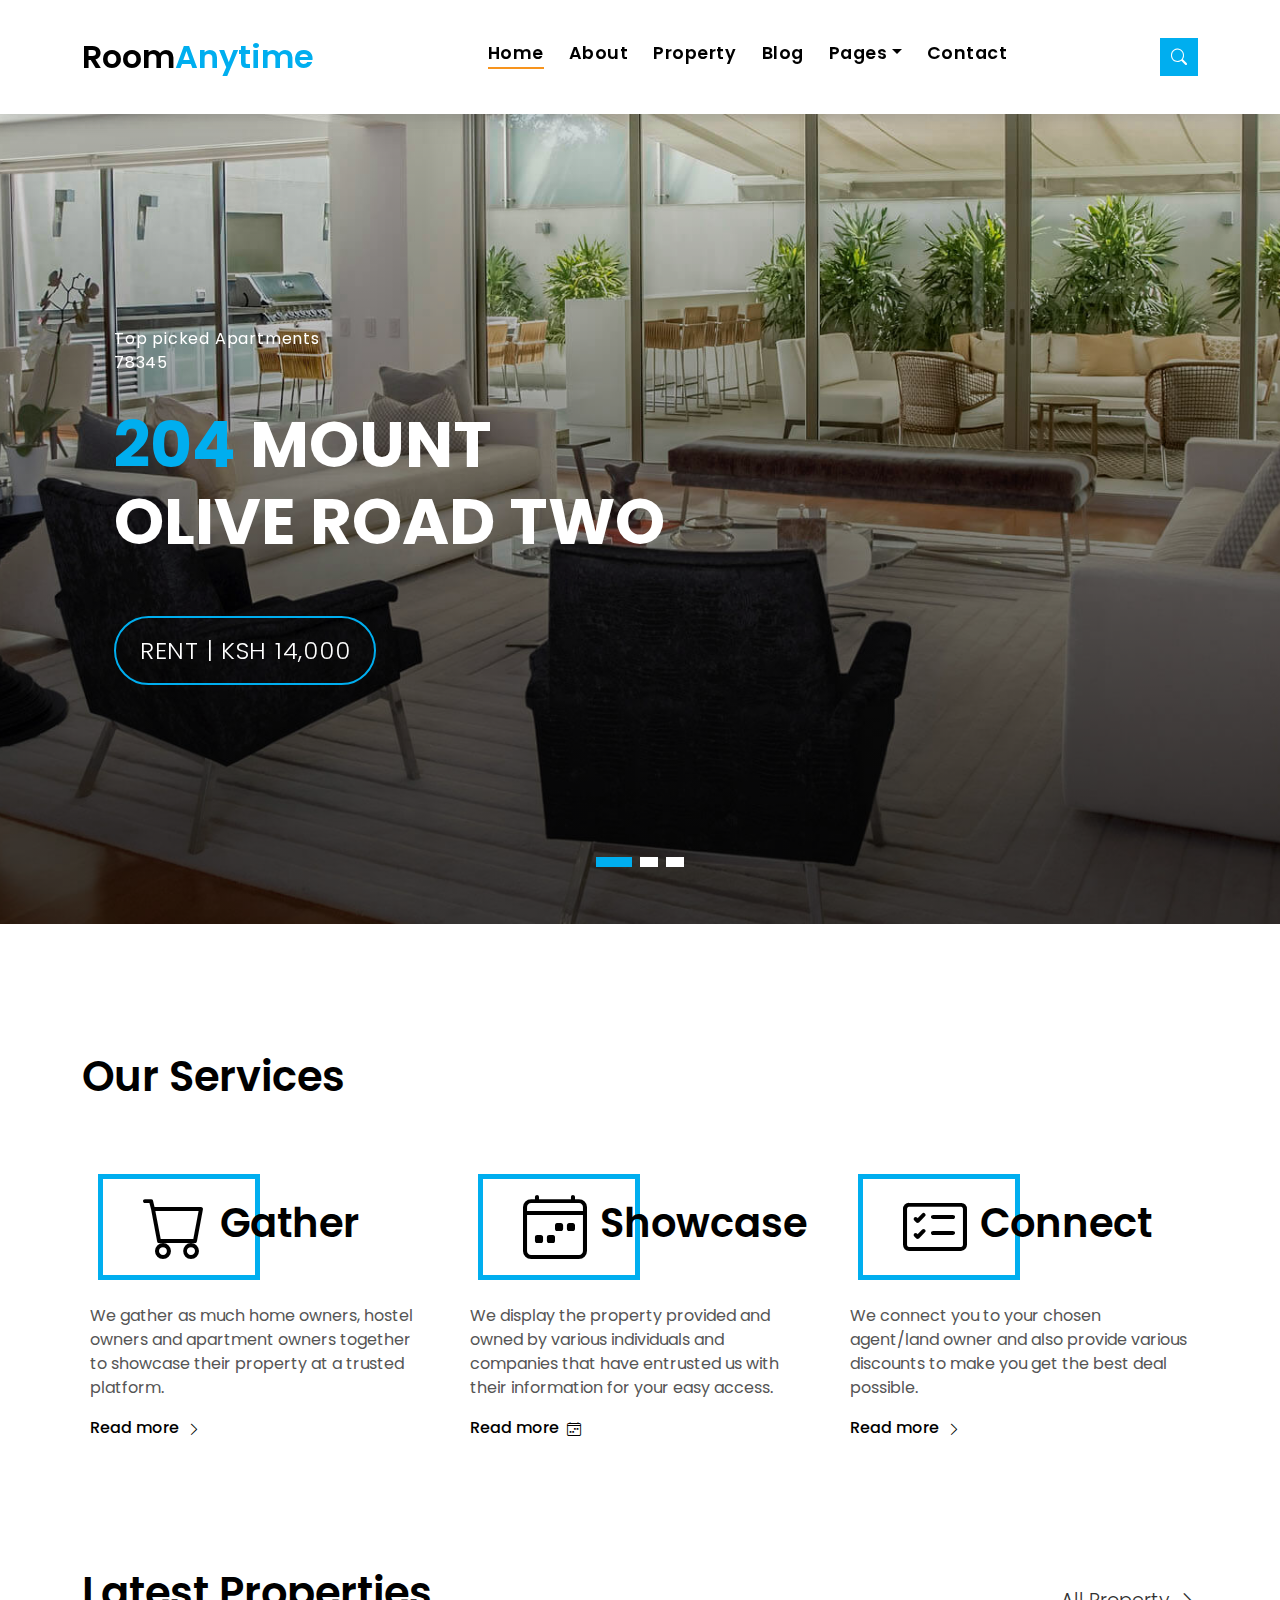
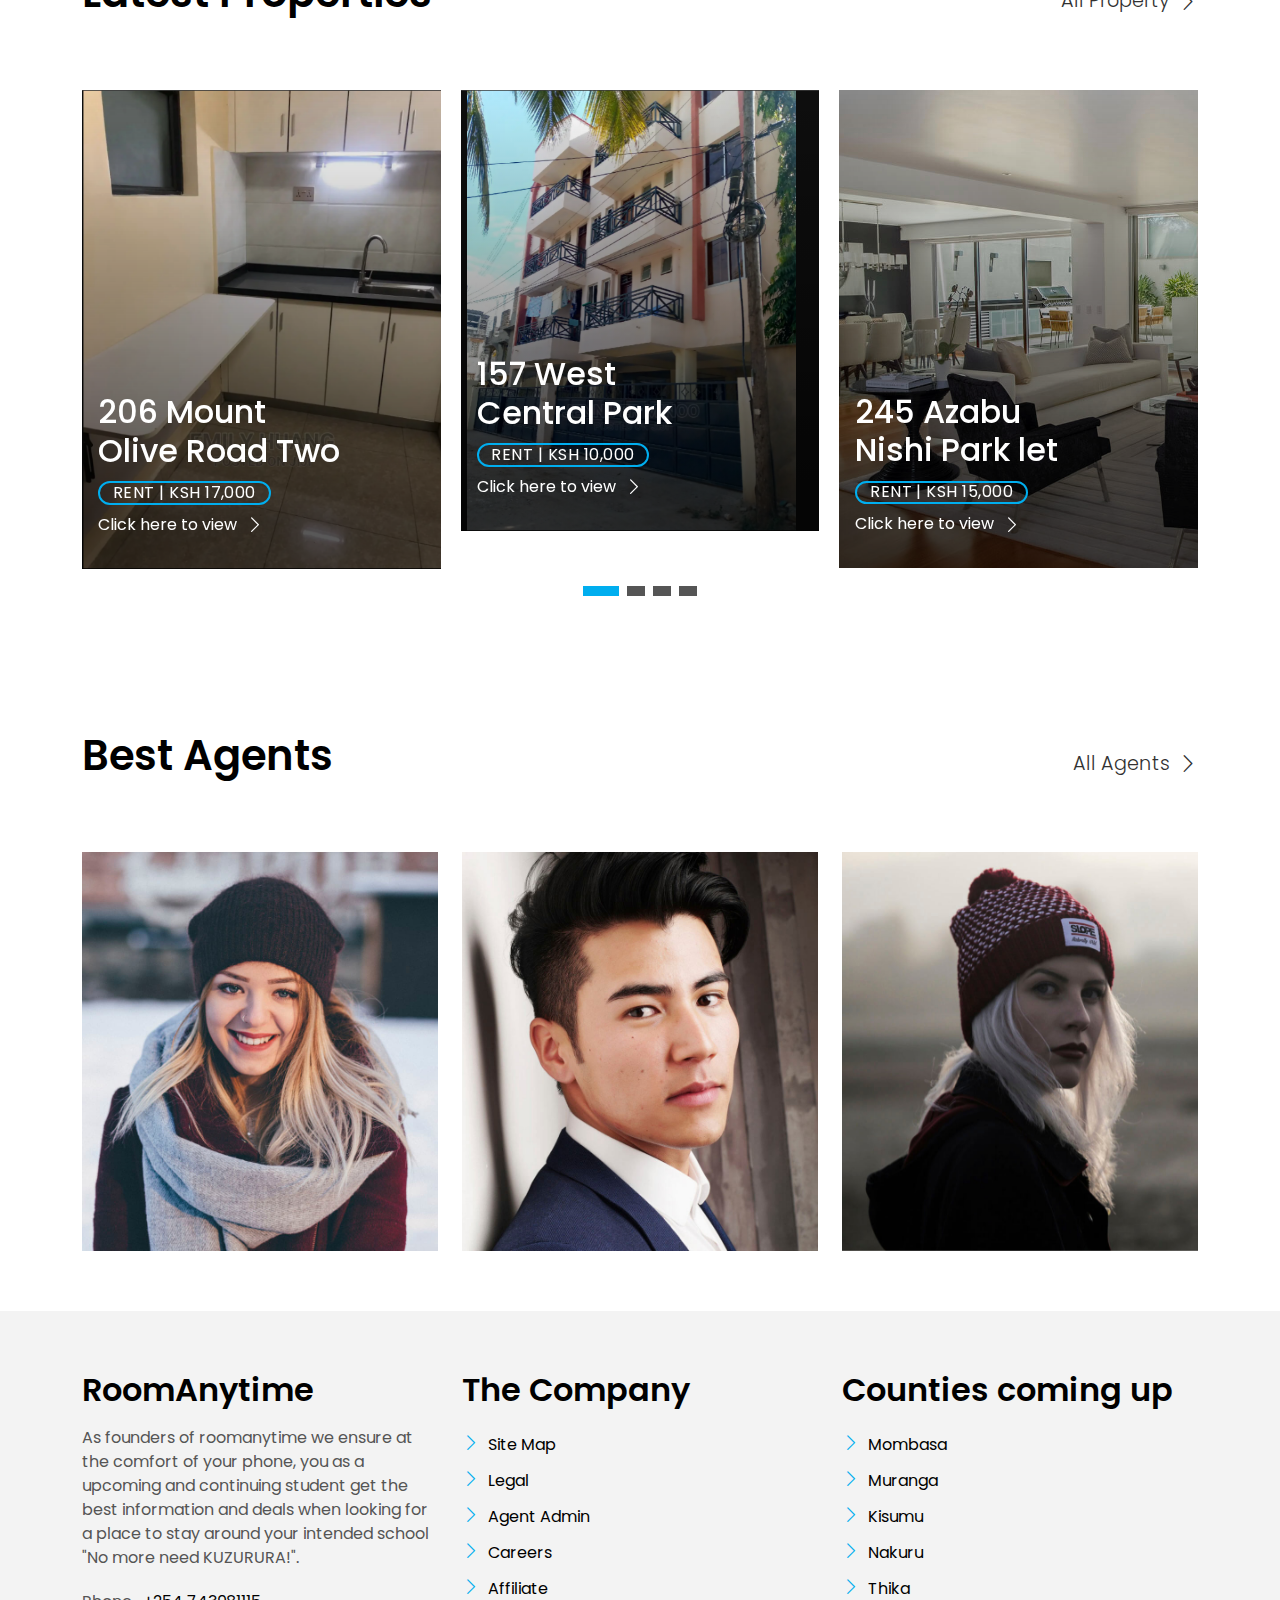
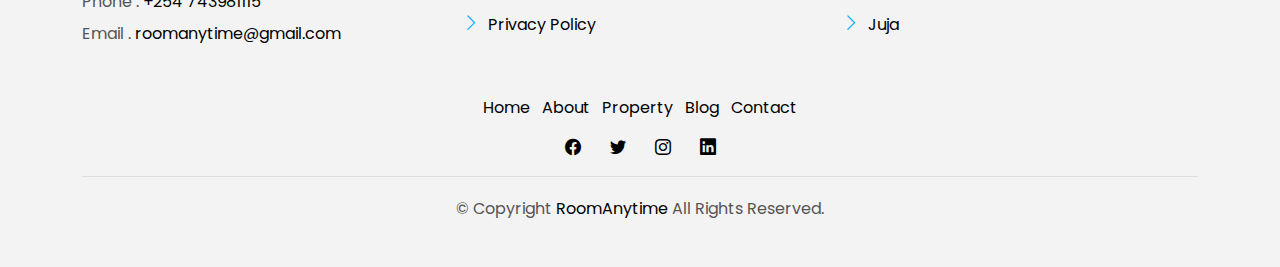
<file: index.html>
<!DOCTYPE html>
<html lang="en">

<head>
  <meta charset="utf-8">
  <meta content="width=device-width, initial-scale=1.0" name="viewport">

  <title>Home-RoomAnytime</title>
  <meta content="" name="description">
  <meta content="" name="keywords">

  <!-- Favicons -->
  <link href="assets/img/small rm.png" rel="icon">
  <link href="assets/img/large_roomanytime_0.png" rel="apple-touch-icon">

  <!-- Google Fonts -->
  <link href="https://fonts.googleapis.com/css?family=Poppins:300,400,500,600,700" rel="stylesheet">

  <!-- Vendor CSS Files -->
  <link href="assets/vendor/animate.css/animate.min.css" rel="stylesheet">
  <link href="assets/vendor/bootstrap/css/bootstrap.min.css" rel="stylesheet">
  <link href="assets/vendor/bootstrap-icons/bootstrap-icons.css" rel="stylesheet">
  <link href="assets/vendor/swiper/swiper-bundle.min.css" rel="stylesheet">

  <!-- Template Main CSS File -->
  <link href="assets/css/style.css" rel="stylesheet">

</head>

<body>

  <!-- ======= Property Search Section ======= -->
  <div class="click-closed"></div>
  <!--/ Form Search Star /-->
  <div class="box-collapse">
    <div class="title-box-d">
      <h3 class="title-d">Search Property</h3>
    </div>
    <span class="close-box-collapse right-boxed bi bi-x"></span>
    <div class="box-collapse-wrap form">
      <form class="form-a">
        <div class="row">
          <div class="col-md-12 mb-2">
            <div class="form-group">
              <label class="pb-2" for="Type">Keyword</label>
              <input type="text" class="form-control form-control-lg form-control-a" placeholder="Keyword">
            </div>
          </div>
          <div class="col-md-6 mb-2">
            <div class="form-group mt-3">
              <label class="pb-2" for="Type">Type</label>
              <select class="form-control form-select form-control-a" id="Type">
                <option>All Type</option>
                <option>Apartments</option>
                <option>Hostel</option>
                <option>Open House</option>
              </select>
            </div>
          </div>
          <div class="col-md-6 mb-2">
            <div class="form-group mt-3">
              <label class="pb-2" for="city">City</label>
              <select class="form-control form-select form-control-a" id="city">
                <option>All City</option>
                <option>Nairobi</option>
                <option>Kiambu</option>
                <option>Kajiado</option>
                <option>Thika</option>
              </select>
            </div>
          </div>
          <div class="col-md-6 mb-2">
            <div class="form-group mt-3">
              <label class="pb-2" for="bedrooms">Bedrooms</label>
              <select class="form-control form-select form-control-a" id="bedrooms">
                <option>Bedsitter</option>
                <option>01</option>
                <option>02</option>
                <option>03</option>
              </select>
            </div>
          </div>
          <div class="col-md-6 mb-2">
            <div class="form-group mt-3">
              <label class="pb-2" for="garages">Sharing</label>
              <select class="form-control form-select form-control-a" id="garages">
                <option>None</option>
                <option>01</option>
                <option>02</option>
                <option>03</option>
                <option>04</option>
              </select>
            </div>
          </div>
          <div class="col-md-6 mb-2">
            <div class="form-group mt-3">
              <label class="pb-2" for="bathrooms">Bathroom</label>
              <select class="form-control form-select form-control-a" id="bathrooms">
                <option>Any</option>
                <option>01</option>
                <option>02</option>
                <option>03</option>
              </select>
            </div>
          </div>
          <div class="col-md-6 mb-2">
            <div class="form-group mt-3">
              <label class="pb-2" for="price">Min Price</label>
              <select class="form-control form-select form-control-a" id="price">
                <option>Unlimite</option>
                <option>Ksh 4000</option>
                <option>Ksh 10,000</option>
                <option>Ksh 15,000</option>
                <option>Ksh 20,000</option>
              </select>
            </div>
          </div>
          <div class="col-md-12">
            <button type="submit" class="btn btn-b">Search Property</button>
          </div>
        </div>
      </form>
    </div>
  </div><!-- End Property Search Section -->>

  <!-- ======= Header/Navbar ======= -->
  <nav class="navbar navbar-default navbar-trans navbar-expand-lg fixed-top">
    <div class="container">
      <button class="navbar-toggler collapsed" type="button" data-bs-toggle="collapse" data-bs-target="#navbarDefault" aria-controls="navbarDefault" aria-expanded="false" aria-label="Toggle navigation">
        <span></span>
        <span></span>
        <span></span>
      </button>
      <a class="navbar-brand text-brand" href="index.html">Room<span class="color-b">Anytime</span></a>

      <div class="navbar-collapse collapse justify-content-center" id="navbarDefault">
        <ul class="navbar-nav">

          <li class="nav-item">
            <a class="nav-link active" href="index.html">Home</a>
          </li>

          <li class="nav-item">
            <a class="nav-link " href="about.html">About</a>
          </li>

          <li class="nav-item">
            <a class="nav-link " href="Login/login.html">Property</a>
          </li>

          <li class="nav-item">
            <a class="nav-link " href="blog-grid.html">Blog</a>
          </li>

          <li class="nav-item dropdown">
            <a class="nav-link dropdown-toggle" href="#" id="navbarDropdown" role="button" data-bs-toggle="dropdown" aria-haspopup="true" aria-expanded="false">Pages</a>
            <div class="dropdown-menu">
             <!---- <a class="dropdown-item " href="property-single.html">Property Single</a>-->
              <!--<a class="dropdown-item " href="blog-single.html">Blog Single</a>-->
              <a class="dropdown-item " href="agents-grid.html">Property Owners</a>
              <a class="dropdown-item " href="agent-single.html">Agents</a>
            </div>
          </li>
          <li class="nav-item">
            <a class="nav-link " href="contact.html">Contact</a>
          </li>
        </ul>
      </div>

      <button type="button" class="btn btn-b-n navbar-toggle-box navbar-toggle-box-collapse" data-bs-toggle="collapse" data-bs-target="#navbarTogglerDemo01">
        <i class="bi bi-search"></i>
      </button>

    </div>
  </nav><!-- End Header/Navbar -->

  <!-- ======= Intro Section ======= -->
  <div class="intro intro-carousel swiper position-relative">

    <div class="swiper-wrapper">

      <div class="swiper-slide carousel-item-a intro-item bg-image" style="background-image: url(assets/img/slide-1.jpg)">
        <div class="overlay overlay-a"></div>
        <div class="intro-content display-table">
          <div class="table-cell">
            <div class="container">
              <div class="row">
                <div class="col-lg-8">
                  <div class="intro-body">
                    <p class="intro-title-top">Top picked Apartments
                      <br> 78345
                    </p>
                    <h1 class="intro-title mb-4 ">
                      <span class="color-b">204 </span> Mount
                      <br> Olive Road Two
                    </h1>
                    <p class="intro-subtitle intro-price">
                      <a href="#"><span class="price-a">rent | Ksh 14,000</span></a>
                    </p>
                  </div>
                </div>
              </div>
            </div>
          </div>
        </div>
      </div>
      <div class="swiper-slide carousel-item-a intro-item bg-image" style="background-image: url(assets/img/slide-2.jpg)">
        <div class="overlay overlay-a"></div>
        <div class="intro-content display-table">
          <div class="table-cell">
            <div class="container">
              <div class="row">
                <div class="col-lg-8">
                  <div class="intro-body">
                    <p class="intro-title-top">Top picked Apartments
                      <br> 78345
                    </p>
                    <h1 class="intro-title mb-4">
                      <span class="color-b">204 </span> Rino
                      <br> Venda Road Five
                    </h1>
                    <p class="intro-subtitle intro-price">
                      <a href="#"><span class="price-a">rent | Ksh 12,000</span></a>
                    </p>
                  </div>
                </div>
              </div>
            </div>
          </div>
        </div>
      </div>
      <div class="swiper-slide carousel-item-a intro-item bg-image" style="background-image: url(assets/img/slide-3.jpg)">
        <div class="overlay overlay-a"></div>
        <div class="intro-content display-table">
          <div class="table-cell">
            <div class="container">
              <div class="row">
                <div class="col-lg-8">
                  <div class="intro-body">
                    <p class="intro-title-top">Top picked Apartments
                      <br> 78345
                    </p>
                    <h1 class="intro-title mb-4">
                      <span class="color-b">204 </span> Alira
                      <br> Roan Road One
                    </h1>
                    <p class="intro-subtitle intro-price">
                      <a href="#"><span class="price-a">rent | Ksh 10,000</span></a>
                    </p>
                  </div>
                </div>
              </div>
            </div>
          </div>
        </div>
      </div>
    </div>
    <div class="swiper-pagination"></div>
  </div><!-- End Intro Section -->

  <main id="main">

    <!-- ======= Services Section ======= -->
    <section class="section-services section-t8">
      <div class="container">
        <div class="row">
          <div class="col-md-12">
            <div class="title-wrap d-flex justify-content-between">
              <div class="title-box">
                <h2 class="title-a">Our Services</h2>
              </div>
            </div>
          </div>
        </div>
        <div class="row">
          <div class="col-md-4">
            <div class="card-box-c foo">
              <div class="card-header-c d-flex">
                <div class="card-box-ico">
                  <span class="bi bi-cart"></span>
                </div>
                <div class="card-title-c align-self-center">
                  <h2 class="title-c">Gather</h2>
                </div>
              </div>
              <div class="card-body-c">
                <p class="content-c">
                  We gather as much home owners, hostel owners and apartment owners together to showcase their property at a trusted platform.
                </p>
              </div>
              <div class="card-footer-c">
                <a href="#" class="link-c link-icon">Read more
                  <span class="bi bi-chevron-right"></span>
                </a>
              </div>
            </div>
          </div>
          <div class="col-md-4">
            <div class="card-box-c foo">
              <div class="card-header-c d-flex">
                <div class="card-box-ico">
                  <span class="bi bi-calendar4-week"></span>
                </div>
                <div class="card-title-c align-self-center">
                  <h2 class="title-c">Showcase</h2>
                </div>
              </div>
              <div class="card-body-c">
                <p class="content-c">
                  We display the property provided and owned by various individuals and companies that have entrusted us with their information for your easy access.
                </p>
              </div>
              <div class="card-footer-c">
                <a href="#" class="link-c link-icon">Read more
                  <span class="bi bi-calendar4-week"></span>
                </a>
              </div>
            </div>
          </div>
          <div class="col-md-4">
            <div class="card-box-c foo">
              <div class="card-header-c d-flex">
                <div class="card-box-ico">
                  <span class="bi bi-card-checklist"></span>
                </div>
                <div class="card-title-c align-self-center">
                  <h2 class="title-c">Connect</h2>
                </div>
              </div>
              <div class="card-body-c">
                <p class="content-c">
                  We connect you to your chosen agent/land owner and also provide various discounts to make you get the best deal possible.
                </p>
              </div>
              <div class="card-footer-c">
                <a href="#" class="link-c link-icon">Read more
                  <span class="bi bi-chevron-right"></span>
                </a>
              </div>
            </div>
          </div>
        </div>
      </div>
    </section><!-- End Services Section -->

    <!-- ======= Latest Properties Section ======= -->
    <section class="section-property section-t8">
      <div class="container">
        <div class="row">
          <div class="col-md-12">
            <div class="title-wrap d-flex justify-content-between">
              <div class="title-box">
                <h2 class="title-a">Latest Properties</h2>
              </div>
              <div class="title-link">
                <a href="property-grid.html">All Property
                  <span class="bi bi-chevron-right"></span>
                </a>
              </div>
            </div>
          </div>
        </div>

        <div id="property-carousel" class="swiper">
          <div class="swiper-wrapper">

            <div class="carousel-item-b swiper-slide">
              <div class="card-box-a card-shadow">
                <div class="img-box-a">
                  <img src="assets/img/property-7-k.png" alt="" class="img-a img-fluid">
                </div>
                <div class="card-overlay">
                  <div class="card-overlay-a-content">
                    <div class="card-header-a">
                      <h2 class="card-title-a">
                        <a href="property-single.html">206 Mount
                          <br /> Olive Road Two</a>
                      </h2>
                    </div>
                    <div class="card-body-a">
                      <div class="price-box d-flex">
                        <span class="price-a">rent | Ksh 17,000</span>
                      </div>
                      <a href="#" class="link-a">Click here to view
                        <span class="bi bi-chevron-right"></span>
                      </a>
                    </div>
                    <div class="card-footer-a">
                      <ul class="card-info d-flex justify-content-around">
                        <li>
                          <h4 class="card-info-title">Area</h4>
                          <span>340m
                            <sup>2</sup>
                          </span>
                        </li>
                        <li>
                          <h4 class="card-info-title">Beds</h4>
                          <span>2</span>
                        </li>
                        <li>
                          <h4 class="card-info-title">Baths</h4>
                          <span>4</span>
                        </li>
                        <li>
                          <h4 class="card-info-title">Garages</h4>
                          <span>1</span>
                        </li>
                      </ul>
                    </div>
                  </div>
                </div>
              </div>
            </div><!-- End carousel item -->

            <div class="carousel-item-b swiper-slide">
              <div class="card-box-a card-shadow">
                <div class="img-box-a">
                  <img src="assets/img/property-3-k.png" alt="" class="img-a img-fluid">
                </div>
                <div class="card-overlay">
                  <div class="card-overlay-a-content">
                    <div class="card-header-a">
                      <h2 class="card-title-a">
                        <a href="property-single.html">157 West
                          <br /> Central Park</a>
                      </h2>
                    </div>
                    <div class="card-body-a">
                      <div class="price-box d-flex">
                        <span class="price-a">rent | Ksh 10,000</span>
                      </div>
                      <a href="property-single.html" class="link-a">Click here to view
                        <span class="bi bi-chevron-right"></span>
                      </a>
                    </div>
                    <div class="card-footer-a">
                      <ul class="card-info d-flex justify-content-around">
                        <li>
                          <h4 class="card-info-title">Area</h4>
                          <span>340m
                            <sup>2</sup>
                          </span>
                        </li>
                        <li>
                          <h4 class="card-info-title">Beds</h4>
                          <span>2</span>
                        </li>
                        <li>
                          <h4 class="card-info-title">Baths</h4>
                          <span>4</span>
                        </li>
                        <li>
                          <h4 class="card-info-title">Garages</h4>
                          <span>1</span>
                        </li>
                      </ul>
                    </div>
                  </div>
                </div>
              </div>
            </div><!-- End carousel item -->

            <div class="carousel-item-b swiper-slide">
              <div class="card-box-a card-shadow">
                <div class="img-box-a">
                  <img src="assets/img/property-7.jpg" alt="" class="img-a img-fluid">
                </div>
                <div class="card-overlay">
                  <div class="card-overlay-a-content">
                    <div class="card-header-a">
                      <h2 class="card-title-a">
                        <a href="property-single.html">245 Azabu
                          <br /> Nishi Park let</a>
                      </h2>
                    </div>
                    <div class="card-body-a">
                      <div class="price-box d-flex">
                        <span class="price-a">rent | Ksh 15,000</span>
                      </div>
                      <a href="property-single.html" class="link-a">Click here to view
                        <span class="bi bi-chevron-right"></span>
                      </a>
                    </div>
                    <div class="card-footer-a">
                      <ul class="card-info d-flex justify-content-around">
                        <li>
                          <h4 class="card-info-title">Area</h4>
                          <span>340m
                            <sup>2</sup>
                          </span>
                        </li>
                        <li>
                          <h4 class="card-info-title">Beds</h4>
                          <span>2</span>
                        </li>
                        <li>
                          <h4 class="card-info-title">Baths</h4>
                          <span>4</span>
                        </li>
                        <li>
                          <h4 class="card-info-title">Garages</h4>
                          <span>1</span>
                        </li>
                      </ul>
                    </div>
                  </div>
                </div>
              </div>
            </div><!-- End carousel item -->

            <div class="carousel-item-b swiper-slide">
              <div class="card-box-a card-shadow">
                <div class="img-box-a">
                  <img src="assets/img/property-12-k.png" alt="" class="img-a img-fluid">
                </div>
                <div class="card-overlay">
                  <div class="card-overlay-a-content">
                    <div class="card-header-a">
                      <h2 class="card-title-a">
                        <a href="property-single.html">204 Montal
                          <br /> South Bela Two</a>
                      </h2>
                    </div>
                    <div class="card-body-a">
                      <div class="price-box d-flex">
                        <span class="price-a">rent | Ksh 12,000</span>
                      </div>
                      <a href="property-single.html" class="link-a">Click here to view
                        <span class="bi bi-chevron-right"></span>
                      </a>
                    </div>
                    <div class="card-footer-a">
                      <ul class="card-info d-flex justify-content-around">
                        <li>
                          <h4 class="card-info-title">Area</h4>
                          <span>340m
                            <sup>2</sup>
                          </span>
                        </li>
                        <li>
                          <h4 class="card-info-title">Beds</h4>
                          <span>2</span>
                        </li>
                        <li>
                          <h4 class="card-info-title">Baths</h4>
                          <span>4</span>
                        </li>
                        <li>
                          <h4 class="card-info-title">Garages</h4>
                          <span>1</span>
                        </li>
                      </ul>
                    </div>
                  </div>
                </div>
              </div>
            </div><!-- End carousel item -->
          </div>
        </div>
        <div class="propery-carousel-pagination carousel-pagination"></div>

      </div>
    </section><!-- End Latest Properties Section -->

    <!-- ======= Agents Section ======= -->
    <section class="section-agents section-t8">
      <div class="container">
        <div class="row">
          <div class="col-md-12">
            <div class="title-wrap d-flex justify-content-between">
              <div class="title-box">
                <h2 class="title-a">Best Agents</h2>
              </div>
              <div class="title-link">
                <a href="agents-grid.html">All Agents
                  <span class="bi bi-chevron-right"></span>
                </a>
              </div>
            </div>
          </div>
        </div>
        <div class="row">
          <div class="col-md-4">
            <div class="card-box-d">
              <div class="card-img-d">
                <img src="assets/img/agent-4.jpg" alt="" class="img-d img-fluid">
              </div>
              <div class="card-overlay card-overlay-hover">
                <div class="card-header-d">
                  <div class="card-title-d align-self-center">
                    <h3 class="title-d">
                      <a href="agent-single.html" class="link-two">Margaret Sotillo
                        <br> Escala</a>
                    </h3>
                  </div>
                </div>
                <div class="card-body-d">
                  <p class="content-d color-text-a">
                    Sed porttitor lectus nibh, Cras ultricies ligula sed magna dictum porta two.
                  </p>
                  <div class="info-agents color-a">
                    <p>
                      <strong>Phone: </strong> +54 356 945234
                    </p>
                    <p>
                      <strong>Email: </strong> agents@example.com
                    </p>
                  </div>
                </div>
                <div class="card-footer-d">
                  <div class="socials-footer d-flex justify-content-center">
                    <ul class="list-inline">
                      <li class="list-inline-item">
                        <a href="#" class="link-one">
                          <i class="bi bi-facebook" aria-hidden="true"></i>
                        </a>
                      </li>
                      <li class="list-inline-item">
                        <a href="#" class="link-one">
                          <i class="bi bi-twitter" aria-hidden="true"></i>
                        </a>
                      </li>
                      <li class="list-inline-item">
                        <a href="#" class="link-one">
                          <i class="bi bi-instagram" aria-hidden="true"></i>
                        </a>
                      </li>
                      <li class="list-inline-item">
                        <a href="#" class="link-one">
                          <i class="bi bi-linkedin" aria-hidden="true"></i>
                        </a>
                      </li>
                    </ul>
                  </div>
                </div>
              </div>
            </div>
          </div>
          <div class="col-md-4">
            <div class="card-box-d">
              <div class="card-img-d">
                <img src="assets/img/agent-1.jpg" alt="" class="img-d img-fluid">
              </div>
              <div class="card-overlay card-overlay-hover">
                <div class="card-header-d">
                  <div class="card-title-d align-self-center">
                    <h3 class="title-d">
                      <a href="agent-single.html" class="link-two">Stiven Spilver
                        <br> Darw</a>
                    </h3>
                  </div>
                </div>
                <div class="card-body-d">
                  <p class="content-d color-text-a">
                    Sed porttitor lectus nibh, Cras ultricies ligula sed magna dictum porta two.
                  </p>
                  <div class="info-agents color-a">
                    <p>
                      <strong>Phone: </strong> +54 356 945234
                    </p>
                    <p>
                      <strong>Email: </strong> agents@example.com
                    </p>
                  </div>
                </div>
                <div class="card-footer-d">
                  <div class="socials-footer d-flex justify-content-center">
                    <ul class="list-inline">
                      <li class="list-inline-item">
                        <a href="#" class="link-one">
                          <i class="bi bi-facebook" aria-hidden="true"></i>
                        </a>
                      </li>
                      <li class="list-inline-item">
                        <a href="#" class="link-one">
                          <i class="bi bi-twitter" aria-hidden="true"></i>
                        </a>
                      </li>
                      <li class="list-inline-item">
                        <a href="#" class="link-one">
                          <i class="bi bi-instagram" aria-hidden="true"></i>
                        </a>
                      </li>
                      <li class="list-inline-item">
                        <a href="#" class="link-one">
                          <i class="bi bi-linkedin" aria-hidden="true"></i>
                        </a>
                      </li>
                    </ul>
                  </div>
                </div>
              </div>
            </div>
          </div>
          <div class="col-md-4">
            <div class="card-box-d">
              <div class="card-img-d">
                <img src="assets/img/agent-5.jpg" alt="" class="img-d img-fluid">
              </div>
              <div class="card-overlay card-overlay-hover">
                <div class="card-header-d">
                  <div class="card-title-d align-self-center">
                    <h3 class="title-d">
                      <a href="agent-single.html" class="link-two">Emma Toledo
                        <br> Cascada</a>
                    </h3>
                  </div>
                </div>
                <div class="card-body-d">
                  <p class="content-d color-text-a">
                    Sed porttitor lectus nibh, Cras ultricies ligula sed magna dictum porta two.
                  </p>
                  <div class="info-agents color-a">
                    <p>
                      <strong>Phone: </strong> +54 356 945234
                    </p>
                    <p>
                      <strong>Email: </strong> agents@example.com
                    </p>
                  </div>
                </div>
                <div class="card-footer-d">
                  <div class="socials-footer d-flex justify-content-center">
                    <ul class="list-inline">
                      <li class="list-inline-item">
                        <a href="#" class="link-one">
                          <i class="bi bi-facebook" aria-hidden="true"></i>
                        </a>
                      </li>
                      <li class="list-inline-item">
                        <a href="#" class="link-one">
                          <i class="bi bi-twitter" aria-hidden="true"></i>
                        </a>
                      </li>
                      <li class="list-inline-item">
                        <a href="#" class="link-one">
                          <i class="bi bi-instagram" aria-hidden="true"></i>
                        </a>
                      </li>
                      <li class="list-inline-item">
                        <a href="#" class="link-one">
                          <i class="bi bi-linkedin" aria-hidden="true"></i>
                        </a>
                      </li>
                    </ul>
                  </div>
                </div>
              </div>
            </div>
          </div>
        </div>
      </div>
    </section><!-- End Agents Section -->

    <!-- ======= Latest News Section ======= -->
    <!--<section class="section-news section-t8">
      <div class="container">
        <div class="row">
          <div class="col-md-12">
            <div class="title-wrap d-flex justify-content-between">
              <div class="title-box">
                <h2 class="title-a">Latest News</h2>
              </div>
              <div class="title-link">
                <a href="blog-grid.html">All News
                  <span class="bi bi-chevron-right"></span>
                </a>
              </div>
            </div>
          </div>
        </div>

        <div id="news-carousel" class="swiper">
          <div class="swiper-wrapper">

            <div class="carousel-item-c swiper-slide">
              <div class="card-box-b card-shadow news-box">
                <div class="img-box-b">
                  <img src="assets/img/post-2.jpg" alt="" class="img-b img-fluid">
                </div>
                <div class="card-overlay">
                  <div class="card-header-b">
                    <div class="card-category-b">
                      <a href="#" class="category-b">House</a>
                    </div>
                    <div class="card-title-b">
                      <h2 class="title-2">
                        <a href="blog-single.html">House is comming
                          <br> new</a>
                      </h2>
                    </div>
                    <div class="card-date">
                      <span class="date-b">18 Sep. 2017</span>
                    </div>
                  </div>
                </div>
              </div>
            </div>  -- End carousel item -->

            <!--<div class="carousel-item-c swiper-slide">
              <div class="card-box-b card-shadow news-box">
                <div class="img-box-b">
                  <img src="assets/img/post-5.jpg" alt="" class="img-b img-fluid">
                </div>
                <div class="card-overlay">
                  <div class="card-header-b">
                    <div class="card-category-b">
                      <a href="#" class="category-b">Travel</a>
                    </div>
                    <div class="card-title-b">
                      <h2 class="title-2">
                        <a href="blog-single.html">Travel is comming
                          <br> new</a>
                      </h2>
                    </div>
                    <div class="card-date">
                      <span class="date-b">18 Sep. 2017</span>
                    </div>
                  </div>
                </div>
              </div>
            </div> -- End carousel item -->

            <!--<div class="carousel-item-c swiper-slide">
              <div class="card-box-b card-shadow news-box">
                <div class="img-box-b">
                  <img src="assets/img/post-7.jpg" alt="" class="img-b img-fluid">
                </div>
                <div class="card-overlay">
                  <div class="card-header-b">
                    <div class="card-category-b">
                      <a href="#" class="category-b">Park</a>
                    </div>
                    <div class="card-title-b">
                      <h2 class="title-2">
                        <a href="blog-single.html">Park is comming
                          <br> new</a>
                      </h2>
                    </div>
                    <div class="card-date">
                      <span class="date-b">18 Sep. 2017</span>
                    </div>
                  </div>
                </div>
              </div>
            </div> -- End carousel item -->

            <!--<div class="carousel-item-c swiper-slide">
              <div class="card-box-b card-shadow news-box">
                <div class="img-box-b">
                  <img src="assets/img/post-3.jpg" alt="" class="img-b img-fluid">
                </div>
                <div class="card-overlay">
                  <div class="card-header-b">
                    <div class="card-category-b">
                      <a href="#" class="category-b">Travel</a>
                    </div>
                    <div class="card-title-b">
                      <h2 class="title-2">
                        <a href="#">Travel is comming
                          <br> new</a>
                      </h2>
                    </div>
                    <div class="card-date">
                      <span class="date-b">18 Sep. 2017</span>
                    </div>
                  </div>
                </div>
              </div>
            </div>-- End carousel item -->

         <!---- </div>
        </div>

        <div class="news-carousel-pagination carousel-pagination"></div>
      </div>
    </section>-- End Latest News Section -->

    <!-- ======= Testimonials Section ======= -->
    <!--<section class="section-testimonials section-t8 nav-arrow-a">
      <div class="container">
        <div class="row">
          <div class="col-md-12">
            <div class="title-wrap d-flex justify-content-between">
              <div class="title-box">
                <h2 class="title-a">Testimonials</h2>
              </div>
            </div>
          </div>
        </div>

        <div id="testimonial-carousel" class="swiper">
          <div class="swiper-wrapper">

            <div class="carousel-item-a swiper-slide">
              <div class="testimonials-box">
                <div class="row">
                  <div class="col-sm-12 col-md-6">
                    <div class="testimonial-img">
                      <img src="assets/img/testimonial-1.jpg" alt="" class="img-fluid">
                    </div>
                  </div>
                  <div class="col-sm-12 col-md-6">
                    <div class="testimonial-ico">
                      <i class="bi bi-chat-quote-fill"></i>
                    </div>
                    <div class="testimonials-content">
                      <p class="testimonial-text">
                        Lorem ipsum dolor sit amet, consectetur adipisicing elit. Omnis, cupiditate ea nam praesentium
                        debitis hic ber quibusdam
                        voluptatibus officia expedita corpori.
                      </p>
                    </div>
                    <div class="testimonial-author-box">
                      <img src="assets/img/mini-testimonial-1.jpg" alt="" class="testimonial-avatar">
                      <h5 class="testimonial-author">Albert & Erika</h5>
                    </div>
                  </div>
                </div>
              </div>
            </div>-- End carousel item -->

            <!--<div class="carousel-item-a swiper-slide">
              <div class="testimonials-box">
                <div class="row">
                  <div class="col-sm-12 col-md-6">
                    <div class="testimonial-img">
                      <img src="assets/img/testimonial-2.jpg" alt="" class="img-fluid">
                    </div>
                  </div>
                  <div class="col-sm-12 col-md-6">
                    <div class="testimonial-ico">
                      <i class="bi bi-chat-quote-fill"></i>
                    </div>
                    <div class="testimonials-content">
                      <p class="testimonial-text">
                        Lorem ipsum dolor sit amet, consectetur adipisicing elit. Omnis, cupiditate ea nam praesentium
                        debitis hic ber quibusdam
                        voluptatibus officia expedita corpori.
                      </p>
                    </div>
                    <div class="testimonial-author-box">
                      <img src="assets/img/mini-testimonial-2.jpg" alt="" class="testimonial-avatar">
                      <h5 class="testimonial-author">Pablo & Emma</h5>
                    </div>
                  </div>
                </div>
              </div>
            </div>-- End carousel item -->

         <!---- </div>
        </div>
        <div class="testimonial-carousel-pagination carousel-pagination"></div>

      </div>
    </section>-- End Testimonials Section -->

  </main><!-- End #main -->

  <!-- ======= Footer ======= -->
  <section class="section-footer">
    <div class="container">
      <div class="row">
        <div class="col-sm-12 col-md-4">
          <div class="widget-a">
            <div class="w-header-a">
              <h3 class="w-title-a text-brand">RoomAnytime</h3>
            </div>
            <div class="w-body-a">
              <p class="w-text-a color-text-a">
                As founders of roomanytime we ensure at the comfort of your phone, you as a upcoming and continuing student get the best information and deals when looking for a place to stay around your intended school
                <br>"No more need KUZURURA!".
              </p>
            </div>
            <div class="w-footer-a">
              <ul class="list-unstyled">
                <li class="color-a">
                  <span class="color-text-a">Phone .</span> +254 743981115
                </li>
                <li class="color-a">
                  <span class="color-text-a">Email .</span> roomanytime@gmail.com
                </li>
              </ul>
            </div>
          </div>
        </div>
        <div class="col-sm-12 col-md-4 section-md-t3">
          <div class="widget-a">
            <div class="w-header-a">
              <h3 class="w-title-a text-brand">The Company</h3>
            </div>
            <div class="w-body-a">
              <div class="w-body-a">
                <ul class="list-unstyled">
                  <li class="item-list-a">
                    <i class="bi bi-chevron-right"></i> <a href="#">Site Map</a>
                  </li>
                  <li class="item-list-a">
                    <i class="bi bi-chevron-right"></i> <a href="#">Legal</a>
                  </li>
                  <li class="item-list-a">
                    <i class="bi bi-chevron-right"></i> <a href="#">Agent Admin</a>
                  </li>
                  <li class="item-list-a">
                    <i class="bi bi-chevron-right"></i> <a href="#">Careers</a>
                  </li>
                  <li class="item-list-a">
                    <i class="bi bi-chevron-right"></i> <a href="#">Affiliate</a>
                  </li>
                  <li class="item-list-a">
                    <i class="bi bi-chevron-right"></i> <a href="#">Privacy Policy</a>
                  </li>
                </ul>
              </div>
            </div>
          </div>
        </div>
        <div class="col-sm-12 col-md-4 section-md-t3">
          <div class="widget-a">
            <div class="w-header-a">
              <h3 class="w-title-a text-brand">Counties coming up</h3>
            </div>
            <div class="w-body-a">
              <ul class="list-unstyled">
                <li class="item-list-a">
                  <i class="bi bi-chevron-right"></i> <a href="#">Mombasa</a>
                </li>
                <li class="item-list-a">
                  <i class="bi bi-chevron-right"></i> <a href="#">Muranga</a>
                </li>
                <li class="item-list-a">
                  <i class="bi bi-chevron-right"></i> <a href="#">Kisumu</a>
                </li>
                <li class="item-list-a">
                  <i class="bi bi-chevron-right"></i> <a href="#">Nakuru</a>
                </li>
                <li class="item-list-a">
                  <i class="bi bi-chevron-right"></i> <a href="#">Thika</a>
                </li>
                <li class="item-list-a">
                  <i class="bi bi-chevron-right"></i> <a href="#">Juja</a>
                </li>
              </ul>
            </div>
          </div>
        </div>
      </div>
    </div>
  </section>
  <footer>
    <div class="container">
      <div class="row">
        <div class="col-md-12">
          <nav class="nav-footer">
            <ul class="list-inline">
              <li class="list-inline-item">
                <a href="#">Home</a>
              </li>
              <li class="list-inline-item">
                <a href="#">About</a>
              </li>
              <li class="list-inline-item">
                <a href="#">Property</a>
              </li>
              <li class="list-inline-item">
                <a href="#">Blog</a>
              </li>
              <li class="list-inline-item">
                <a href="#">Contact</a>
              </li>
            </ul>
          </nav>
          <div class="socials-a">
            <ul class="list-inline">
              <li class="list-inline-item">
                <a href="#">
                  <i class="bi bi-facebook" aria-hidden="true"></i>
                </a>
              </li>
              <li class="list-inline-item">
                <a href="#">
                  <i class="bi bi-twitter" aria-hidden="true"></i>
                </a>
              </li>
              <li class="list-inline-item">
                <a href="#">
                  <i class="bi bi-instagram" aria-hidden="true"></i>
                </a>
              </li>
              <li class="list-inline-item">
                <a href="#">
                  <i class="bi bi-linkedin" aria-hidden="true"></i>
                </a>
              </li>
            </ul>
          </div>
          <div class="copyright-footer">
            <p class="copyright color-text-a">
              &copy; Copyright
              <span class="color-a">RoomAnytime</span> All Rights Reserved.
            </p>
          </div>
         
        </div>
      </div>
    </div>
  </footer><!-- End  Footer -->

  <div id="preloader"></div>
  <a href="#" class="back-to-top d-flex align-items-center justify-content-center"><i class="bi bi-arrow-up-short"></i></a>

  <!-- Vendor JS Files -->
  <script src="assets/vendor/bootstrap/js/bootstrap.bundle.min.js"></script>
  <script src="assets/vendor/php-email-form/validate.js"></script>
  <script src="assets/vendor/swiper/swiper-bundle.min.js"></script>

  <!-- Template Main JS File -->
  <script src="assets/js/main.js"></script>

</body>

</html>
</file>
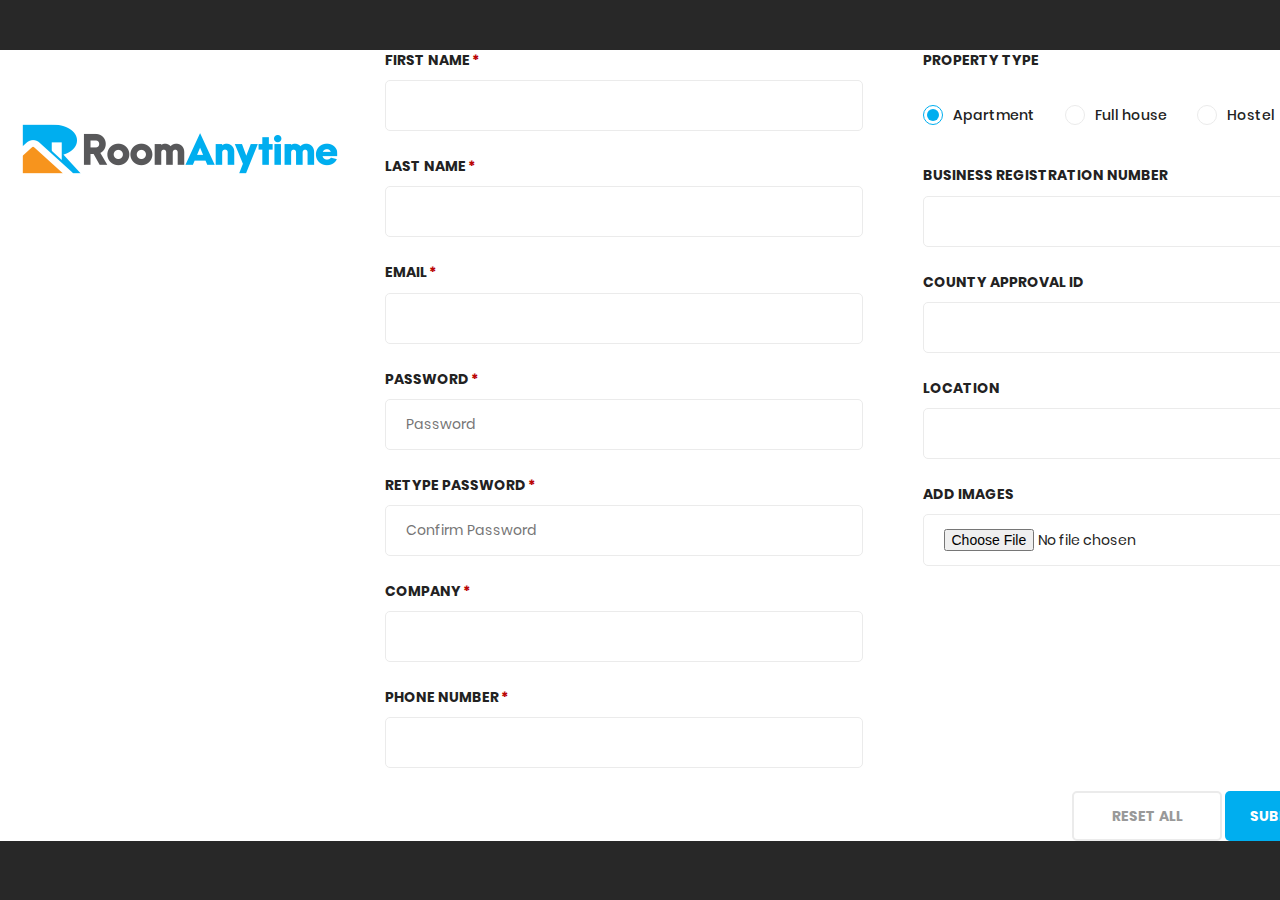
<file: Login/Property owner registration page/index.html>
<!DOCTYPE html>
<html lang="en">
<head>
    <meta charset="UTF-8">
    <meta name="viewport" content="width=device-width, initial-scale=1.0">
    <meta http-equiv="X-UA-Compatible" content="ie=edge">
    <title>Property owners signup-form</title>

    <!-- Font Icon -->
    <link href="images/small rm.png" rel="icon">
    <link rel="stylesheet" href="fonts/material-icon/css/material-design-iconic-font.min.css">
    <link rel="stylesheet" href="vendor/nouislider/nouislider.min.css">

    <!-- Main css -->
    <link rel="stylesheet" href="css/style.css">
</head>
<body>

    <div class="main">

        <div class="container">
            <div class="signup-content">
                <div class="signup-img">
                    <img src="images/large_roomanytime_0.png" alt="">
                    <div class="signup-img-content">
                        <h2>Register now </h2>
                        <p>To showcase your property !</p>
                    </div>
                </div>
                <div class="signup-form">
                    <form action="database/register_a.php" method="post" id="register-form" enctype="multipart/form-data">
                        <div class="form-row">
                            <div class="form-group">
                                <div class="form-input">
                                    <label for="first_name" class="required">First name</label>
                                    <input type="text" name="first_name" id="first_name" />
                                </div>
                                <div class="form-input">
                                    <label for="last_name" class="required">Last name</label>
                                    <input type="text" name="last_name" id="last_name" />
                                </div>
                                <div class="form-input">
                                    <label for="email" class="required">Email</label>
                                    <input type="text" name="email" id="email" />
                                </div>
                                <div class="form-input">
                                    <label for="password" class="required">Password</label>
                                    <input type="password" class="form-control" name="pass" placeholder="Password" required="required">
                                </div>
                                <div class="form-input">
                                    <label for="password" class="required">Retype Password</label>
                                    <input type="password" class="form-control" name="cpass" placeholder="Confirm Password" required="required">
                                </div>
                                <div class="form-input">
                                    <label for="company" class="required">Company</label>
                                    <input type="text" name="company" id="company" />
                                </div>
                                
                                <div class="form-input">
                                    <label for="phone_number" class="required">Phone number</label>
                                    <input type="text" name="phone_number" id="phone_number" />
                                </div>
                            </div>
                            <div class="form-group">
                                
                                <!--<div class="form-select">
                                    <div class="label-flex">
                                        <label for="property_type">Property Type</label>
                                        <a href="#" class="form-link">Property detail</a>
                                    </div>
                                    <div class="select-list">
                                        <select name="property_type" id="property_type">
                                            <option value="Hostel manager">Hostel manager</option>
                                            <option value="Property Owner">Property Owner</option>
                                            <option value="Agent">Agent</option>
                                        </select>
                                    </div>
                                </div>-->
                                <div class="form-radio">
                                    <div class="label-flex">
                                        <label for="payment">Property Type</label>
                                        <a href="#" class="form-link">Property <details></details></a>
                                    </div>
                                    <div class="form-radio-group">            
                                        <div class="form-radio-item">
                                            <input type="radio" name="payment" id="cash" checked>
                                            <label for="cash">Apartment</label>
                                            <span class="check"></span>
                                        </div>
                                        <div class="form-radio-item">
                                            <input type="radio" name="payment" id="cheque">
                                            <label for="cheque">Full house</label>
                                            <span class="check"></span>
                                        </div>
                                        <div class="form-radio-item">
                                            <input type="radio" name="payment" id="demand">
                                            <label for="demand">Hostel</label>
                                            <span class="check"></span>
                                        </div>
                                    </div>
                                </div>
                                <div class="form-input">
                                    <label for="businessno">Business registration number</label>
                                    <input type="text" name="businessno" id="businessno" />
                                </div>
                                <div class="form-input">
                                    <label for="countyid">County approval id</label>
                                    <input type="text" name="countyid" id="countyid" />
                                </div>
                                <div class="form-input">
                                    <label for="location">Location</label>
                                    <input type="text" name="location" id="location" />
                                </div>
                                <div class="form-input">
                                    <label for="file">Add images</label>
                                    <input type="file" name="file" id="file" />
                                </div>
                            </div>
                        </div>
                        <!--<div class="donate-us">
                            <label>Donate us</label>
                            <div class="price_slider ui-slider ui-slider-horizontal">
                                <div id="slider-margin"></div>
                                <span class="donate-value" id="value-lower"></span>
                            </div>
                        </div>-->
                        <div class="form-submit">
                            <input type="submit" value="Reset All" class="submit" name="reset" id="reset" />
                            <input type="submit" value="Submit Form" class="submit" name="submit" id="submit" />
                        </div>
                    </form>
                </div>
            </div>
        </div>

    </div>

    <!-- JS -->
    <script src="vendor/jquery/jquery.min.js"></script>
    <script src="vendor/nouislider/nouislider.min.js"></script>
    <script src="vendor/wnumb/wNumb.js"></script>
    <script src="vendor/jquery-validation/dist/jquery.validate.min.js"></script>
    <script src="vendor/jquery-validation/dist/additional-methods.min.js"></script>
    <script src="js/main.js"></script>
</body>
</html>
</file>
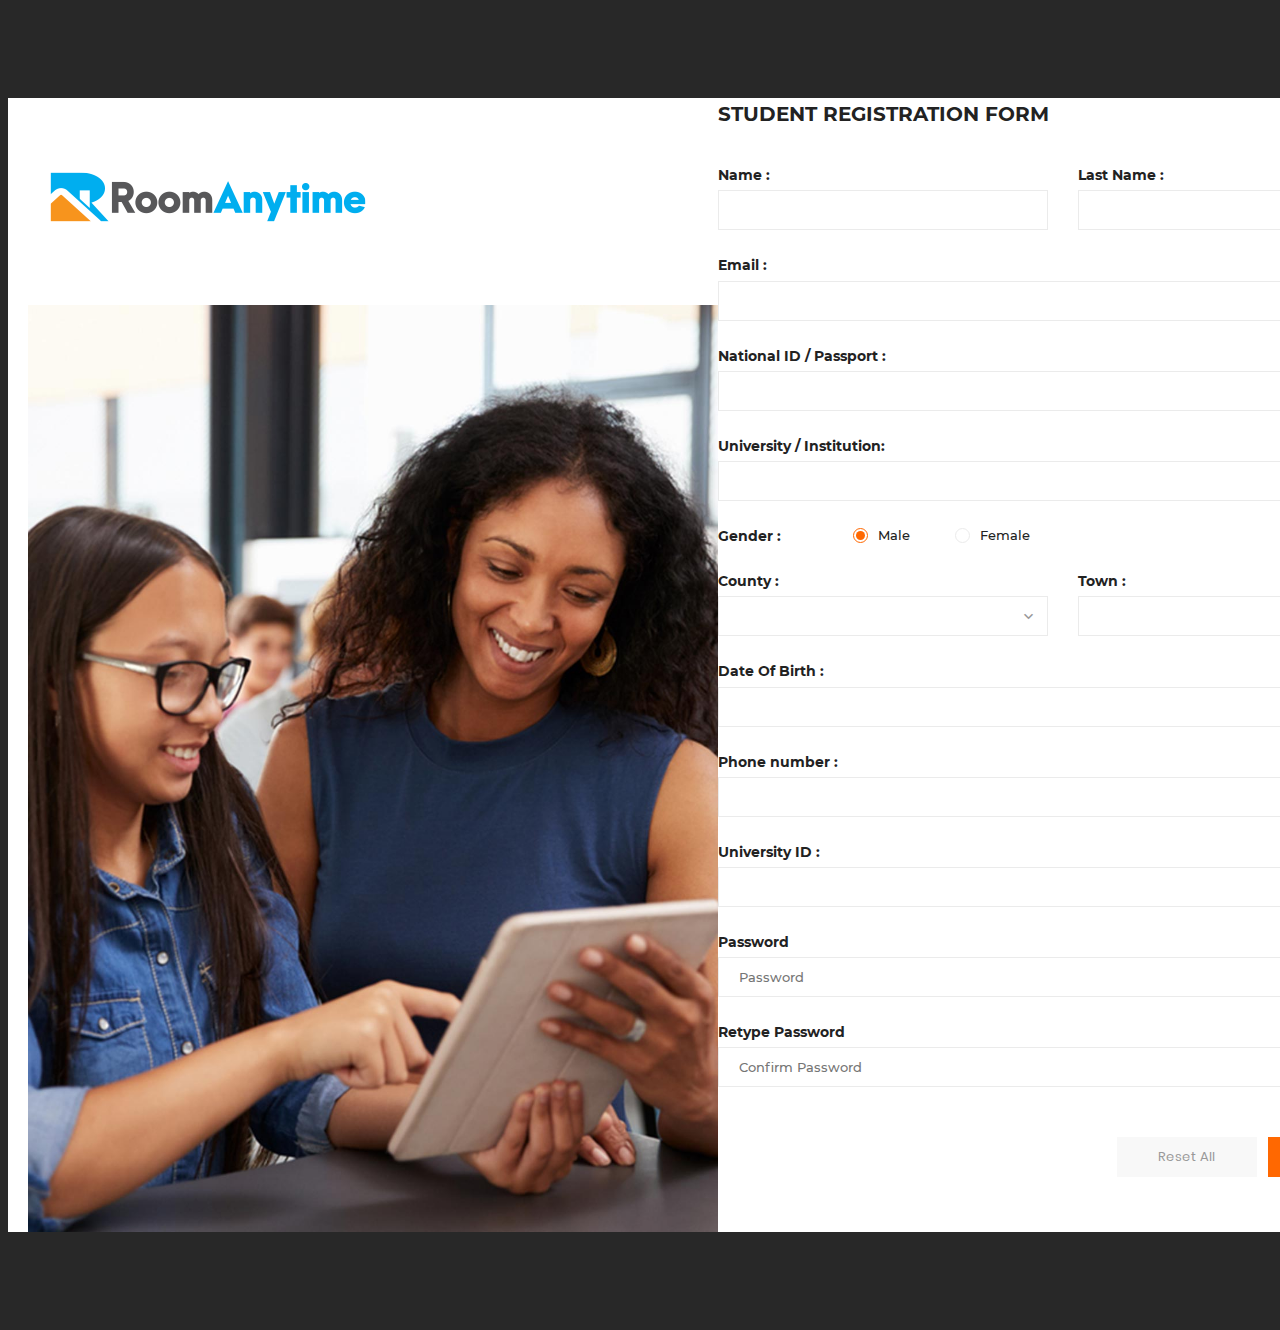
<file: Login/studentregistration/index.html>
<!DOCTYPE html>
<html lang="en">
<head>
    <meta charset="UTF-8">
    <meta name="viewport" content="width=device-width, initial-scale=1.0">
    <meta http-equiv="X-UA-Compatible" content="ie=edge">
    <title>Student Registration form</title>

    <!-- Font Icon -->
    <link href="images/small rm.png" rel="icon">
    <link rel="stylesheet" href="fonts/material-icon/css/material-design-iconic-font.min.css">

    <!-- Main css -->
    <link rel="stylesheet" href="css/style.css">
</head>
<body>

    <div class="main">
        <div class="container">
            <div class="signup-content">
               <!-- <div class="signup-img_0">
                    <img src="images/large_roomanytime_0.png" alt="">
                </div>-->
                <div class="signup-img">
                    <img src="images/large_roomanytime_0.png" alt="">
                    <img src="images/signup-img.jpg" alt="">
                </div>
                <div class="signup-form">
                    <form action="database/register_a.php" method="post" id="register-form" enctype="multipart/form-data">
                        <h2>student registration form</h2>
                        <div class="form-row">
                            <div class="form-group">
                                <label for="first_name">Name :</label>
                                <input type="text" name="first_name" id="first_name" required/>
                            </div>
                            <div class="form-group">
                                <label for="last_name">Last Name :</label>
                                <input type="text" name="last_name" id="last_name" required/>
                            </div>
                        </div>
                        <div class="form-group">
                            <label for="email">Email :</label>
                            <input type="email" name="email" id="email" required/>
                        </div>
                        <!--national ID/Passport-->
                        <div class="form-group">
                            <label for="national_id">National ID / Passport :</label>
                            <input type="text" name="national_id" id="national_id" required/>
                        </div>
                        <div class="form-group">
                            <label for="university">University / Institution:</label>
                            <input type="text" name="university" id="university" required/>
                        </div>
                        <div class="form-radio">
                            <label for="gender" class="radio-label">Gender :</label>
                            <div class="form-radio-item">
                                <input type="radio" name="gender" id="male" checked>
                                <label for="male">Male</label>
                                <span class="check"></span>
                            </div>
                            <div class="form-radio-item">
                                <input type="radio" name="gender" id="female">
                                <label for="female">Female</label>
                                <span class="check"></span>
                            </div>
                        </div>
                        <div class="form-row">
                            <div class="form-group">
                                <label for="county">County :</label>
                                <div class="form-select">
                                    <select name="county" id="county">
                                        <option value=""></option>
                                        <option value="kajiado">Kajiado</option>
                                        <option value="nairobi">Nairobi</option>
                                    </select>
                                    <span class="select-icon"><i class="zmdi zmdi-chevron-down"></i></span>
                                </div>
                            </div>
                            <div class="form-group">
                                <label for="town">Town :</label>
                                <div class="form"-select">
                                    <select name="town" id="town">
                                        <option value=""></option>
                                        <option value="olekasasi">Olekasasi</option>
                                        <option value="Ongata_rongai">Ongata Rongai</option>
                                    </select>
                                    <span class="select-icon"><i class="zmdi zmdi-chevron-down"></i></span>
                                </div>
                            </div>
                        </div>
                        <div class="form-group">
                            <label for="birth_date">Date Of Birth :</label>
                            <input type="text" name="birth_date" id="birth_date" />
                        </div>
                        <div class="form-group">
                            <label for="phone_number">Phone number :</label>
                            <input type="number" name="phone_number" id="phone_number" required/>
                        </div>
                        <!--<div class="form-group">
                            <label for="course">Course :</label>
                            <div class="form-select">
                                <select name="course" id="course">
                                    <option value=""></option>
                                    <option value="computer">Computer Operator & Pragramming Assistant</option>
                                    <option value="desiger">Designer</option>
                                    <option value="marketing">Marketing</option>
                                </select>
                                <span class="select-icon"><i class="zmdi zmdi-chevron-down"></i></span>
                            </div>
                        </div>-->
                        
                        <div class="form-group">
                            <label for="university_id">University ID :</label>
                            <input type="number" name="university_id" id="university_id">
                        </div>
                        <div class="form-group">
                            <label for="password" class="required">Password</label>
                            <input type="password" class="form-control" name="pass" placeholder="Password" required="required">
                        </div>
                        <div class="form-group">
                            <label for="password" class="required">Retype Password</label>
                            <input type="password" class="form-control" name="cpass" placeholder="Confirm Password" required="required">
                        </div>
                        <div class="form-submit">
                            <input type="submit" value="Reset All" class="submit" name="reset" id="reset" />
                            <input type="submit" value="Submit Form" class="submit" name="submit" id="submit" />
                        </div>
                    </form>
                </div>
            </div>
        </div>

    </div>

    <!-- JS -->
    <script src="vendor/jquery/jquery.min.js"></script>
    <script src="js/main.js"></script>
</body>
</html>
</file>
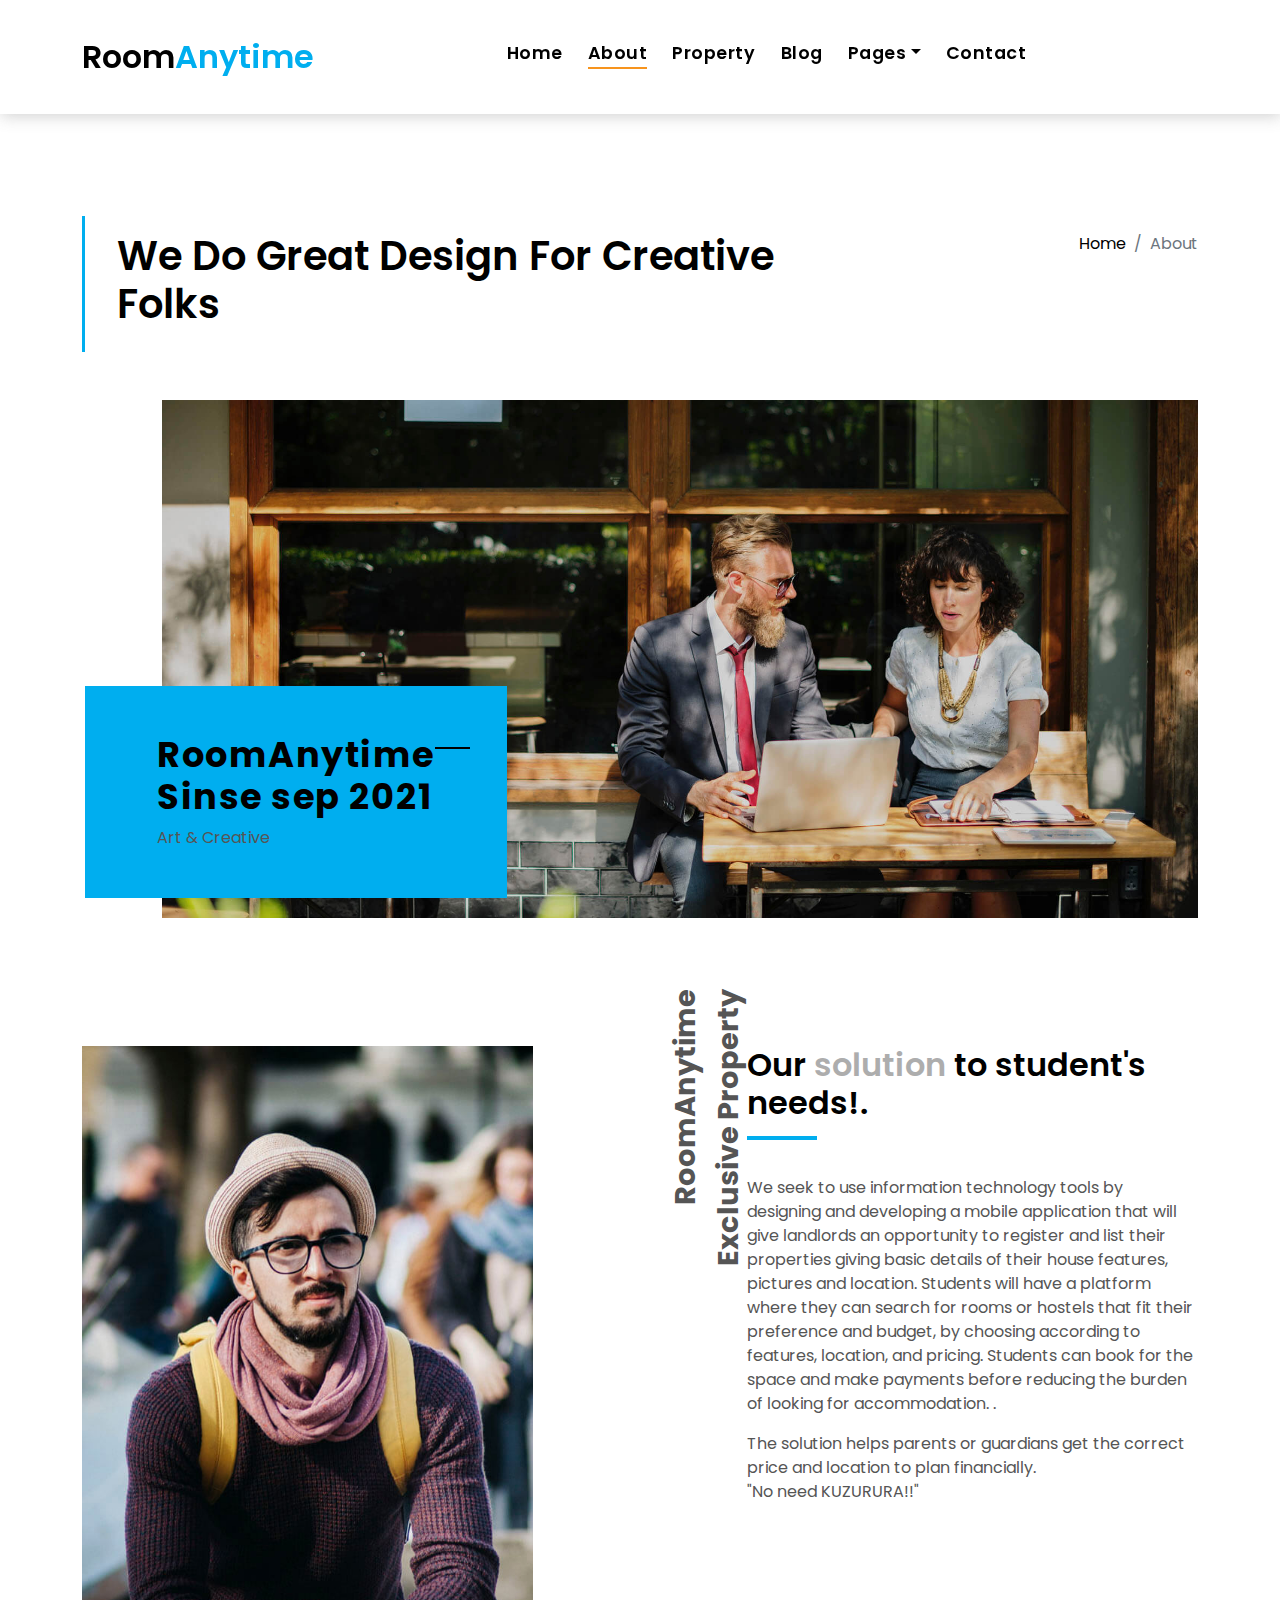
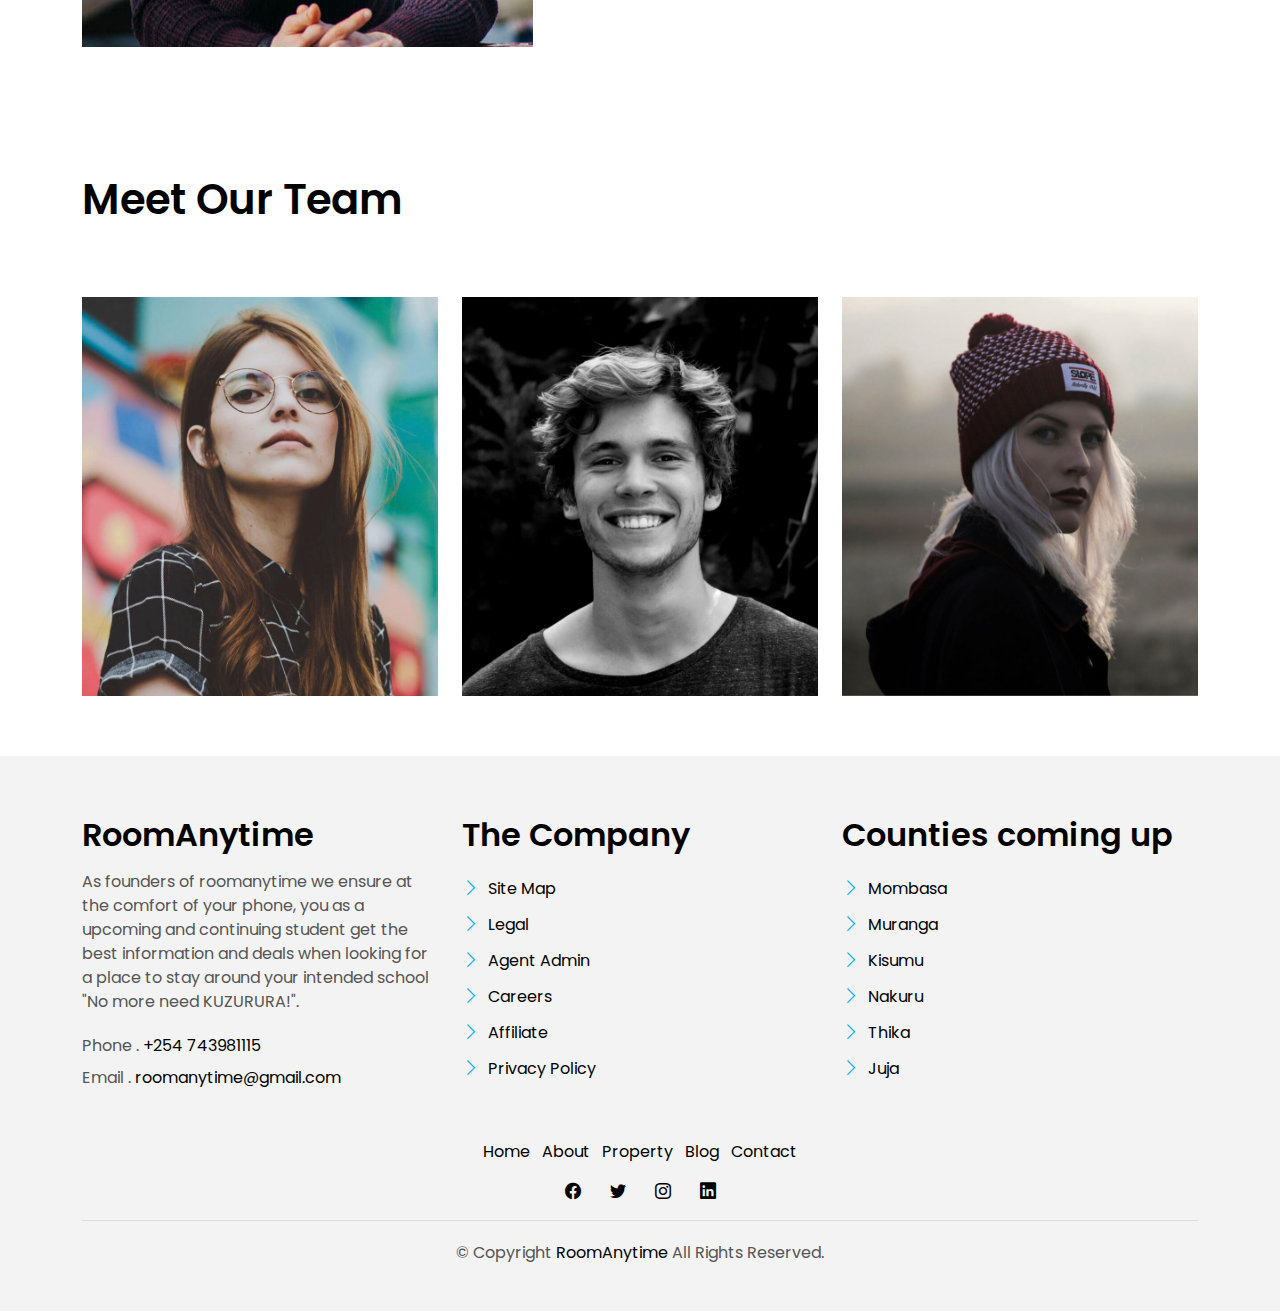
<file: about.html>
<!DOCTYPE html>
<html lang="en">

<head>
  <meta charset="utf-8">
  <meta content="width=device-width, initial-scale=1.0" name="viewport">

  <title>About</title>
  <meta content="" name="description">
  <meta content="" name="keywords">

  <!-- Favicons -->
  <link href="assets/img/small rm.png" rel="icon">
  <link href="assets/img/apple-touch-icon.png" rel="apple-touch-icon">

  <!-- Google Fonts -->
  <link href="https://fonts.googleapis.com/css?family=Poppins:300,400,500,600,700" rel="stylesheet">

  <!-- Vendor CSS Files -->
  <link href="assets/vendor/animate.css/animate.min.css" rel="stylesheet">
  <link href="assets/vendor/bootstrap/css/bootstrap.min.css" rel="stylesheet">
  <link href="assets/vendor/bootstrap-icons/bootstrap-icons.css" rel="stylesheet">
  <link href="assets/vendor/swiper/swiper-bundle.min.css" rel="stylesheet">

  <!-- Template Main CSS File -->
  <link href="assets/css/style.css" rel="stylesheet">

  
</head>

<body>

  <!-- ======= Property Search Section ======= -->
  <div class="click-closed"></div>
  <!--/ Form Search Star /-->
  <div class="box-collapse">
    <div class="title-box-d">
      <h3 class="title-d">Search Property</h3>
    </div>
    <span class="close-box-collapse right-boxed bi bi-x"></span>
    <div class="box-collapse-wrap form">
      <form class="form-a">
        <div class="row">
          <div class="col-md-12 mb-2">
            <div class="form-group">
              <label class="pb-2" for="Type">Keyword</label>
              <input type="text" class="form-control form-control-lg form-control-a" placeholder="Keyword">
            </div>
          </div>
          <div class="col-md-6 mb-2">
            <div class="form-group mt-3">
              <label class="pb-2" for="Type">Type</label>
              <select class="form-control form-select form-control-a" id="Type">
                <option>All Type</option>
                <option>Apartments</option>
                <option>Hostel</option>
                <option>Open House</option>
              </select>
            </div>
          </div>
          <div class="col-md-6 mb-2">
            <div class="form-group mt-3">
              <label class="pb-2" for="city">City</label>
              <select class="form-control form-select form-control-a" id="city">
                <option>All City</option>
                <option>Nairobi</option>
                <option>Kiambu</option>
                <option>Kajiado</option>
                <option>Thika</option>
              </select>
            </div>
          </div>
          <div class="col-md-6 mb-2">
            <div class="form-group mt-3">
              <label class="pb-2" for="bedrooms">Bedrooms</label>
              <select class="form-control form-select form-control-a" id="bedrooms">
                <option>Bedsitter</option>
                <option>01</option>
                <option>02</option>
                <option>03</option>
              </select>
            </div>
          </div>
          <div class="col-md-6 mb-2">
            <div class="form-group mt-3">
              <label class="pb-2" for="garages">Sharing</label>
              <select class="form-control form-select form-control-a" id="garages">
                <option>None</option>
                <option>01</option>
                <option>02</option>
                <option>03</option>
                <option>04</option>
              </select>
            </div>
          </div>
          <div class="col-md-6 mb-2">
            <div class="form-group mt-3">
              <label class="pb-2" for="bathrooms">Bathroom</label>
              <select class="form-control form-select form-control-a" id="bathrooms">
                <option>Any</option>
                <option>01</option>
                <option>02</option>
                <option>03</option>
              </select>
            </div>
          </div>
          <div class="col-md-6 mb-2">
            <div class="form-group mt-3">
              <label class="pb-2" for="price">Min Price</label>
              <select class="form-control form-select form-control-a" id="price">
                <option>Unlimite</option>
                <option>Ksh 4000</option>
                <option>Ksh 10,000</option>
                <option>Ksh 15,000</option>
                <option>Ksh 20,000</option>
              </select>
            </div>
          </div>
          <div class="col-md-12">
            <button type="submit" class="btn btn-b">Search Property</button>
          </div>
        </div>
      </form>
    </div>
  </div><!-- End Property Search Section -->>

  <!-- ======= Header/Navbar ======= -->
  <nav class="navbar navbar-default navbar-trans navbar-expand-lg fixed-top">
    <div class="container">
      <button class="navbar-toggler collapsed" type="button" data-bs-toggle="collapse" data-bs-target="#navbarDefault" aria-controls="navbarDefault" aria-expanded="false" aria-label="Toggle navigation">
        <span></span>
        <span></span>
        <span></span>
      </button>
      <a class="navbar-brand text-brand" href="index.html">Room<span class="color-b">Anytime</span></a>

      <div class="navbar-collapse collapse justify-content-center" id="navbarDefault">
        <ul class="navbar-nav">

          <li class="nav-item">
            <a class="nav-link " href="index.html">Home</a>
          </li>

          <li class="nav-item">
            <a class="nav-link active" href="about.html">About</a>
          </li>

          <li class="nav-item">
            <a class="nav-link " href="property-grid.html">Property</a>
          </li>

          <li class="nav-item">
            <a class="nav-link " href="blog-grid.html">Blog</a>
          </li>

          <li class="nav-item dropdown">
            <a class="nav-link dropdown-toggle" href="#" id="navbarDropdown" role="button" data-bs-toggle="dropdown" aria-haspopup="true" aria-expanded="false">Pages</a>
            <div class="dropdown-menu">
              <!---- <a class="dropdown-item " href="property-single.html">Property Single</a>-->
              <!--<a class="dropdown-item " href="blog-single.html">Blog Single</a>-->
              <a class="dropdown-item " href="agents-grid.html">Property Owners</a>
              <a class="dropdown-item " href="agent-single.html">Agents</a>
            </div>
          </li>
          <li class="nav-item">
            <a class="nav-link " href="contact.html">Contact</a>
          </li>
        </ul>
      </div>

      <!--<button type="button" class="btn btn-b-n navbar-toggle-box navbar-toggle-box-collapse" data-bs-toggle="collapse" data-bs-target="#navbarTogglerDemo01">
        <i class="bi bi-search"></i>
      </button>-->

    </div>
  </nav><!-- End Header/Navbar -->

  <main id="main">

    <!-- ======= Intro Single ======= -->
    <section class="intro-single">
      <div class="container">
        <div class="row">
          <div class="col-md-12 col-lg-8">
            <div class="title-single-box">
              <h1 class="title-single">We Do Great Design For Creative Folks</h1>
            </div>
          </div>
          <div class="col-md-12 col-lg-4">
            <nav aria-label="breadcrumb" class="breadcrumb-box d-flex justify-content-lg-end">
              <ol class="breadcrumb">
                <li class="breadcrumb-item">
                  <a href="#">Home</a>
                </li>
                <li class="breadcrumb-item active" aria-current="page">
                  About
                </li>
              </ol>
            </nav>
          </div>
        </div>
      </div>
    </section><!-- End Intro Single-->

    <!-- ======= About Section ======= -->
    <section class="section-about">
      <div class="container">
        <div class="row">
          <div class="col-sm-12 position-relative">
            <div class="about-img-box">
              <img src="assets/img/slide-about-1.jpg" alt="" class="img-fluid">
            </div>
            <div class="sinse-box">
              <h3 class="sinse-title">RoomAnytime
                <span></span>
                <br> Sinse sep 2021
              </h3>
              <p>Art & Creative</p>
            </div>
          </div>
          <div class="col-md-12 section-t8 position-relative">
            <div class="row">
              <div class="col-md-6 col-lg-5">
                <img src="assets/img/about-2.jpg" alt="" class="img-fluid">
              </div>
              <div class="col-lg-2  d-none d-lg-block position-relative">
                <div class="title-vertical d-flex justify-content-start">
                  <span>RoomAnytime Exclusive Property</span>
                </div>
              </div>
              <div class="col-md-6 col-lg-5 section-md-t3">
                <div class="title-box-d">
                  <h3 class="title-d">Our
                    <span class="color-d">solution</span> to student's
                    <br> needs!.
                  </h3>
                </div>
                <p class="color-text-a">
                  We seek to use information technology tools by designing and developing a mobile application that will give landlords an opportunity to register and list their properties giving basic details of their house features, pictures and location. Students will have a platform where they can search for rooms or hostels that fit their preference and budget, by choosing according to features, location, and pricing. Students can book for the space and make payments before reducing the burden of looking for accommodation. 
.
                </p>
                <p class="color-text-a">
                  The solution helps parents or guardians get the correct price and location to plan financially.
                  <br>"No need KUZURURA!!"
                </p>
              </div>
            </div>
          </div>
        </div>
      </div>
    </section>

    <!-- =======Team Section ======= -->
    <section class="section-agents section-t8">
      <div class="container">
        <div class="row">
          <div class="col-md-12">
            <div class="title-wrap d-flex justify-content-between">
              <div class="title-box">
                <h2 class="title-a">Meet Our Team</h2>
              </div>
            </div>
          </div>
        </div>
        <div class="row">
          <div class="col-md-4">
            <div class="card-box-d">
              <div class="card-img-d">
                <img src="assets/img/agent-7.jpg" alt="" class="img-d img-fluid">
              </div>
              <div class="card-overlay card-overlay-hover">
                <div class="card-header-d">
                  <div class="card-title-d align-self-center">
                    <h3 class="title-d">
                      <a href="agent-single.html" class="link-two">Margaret Sotillo
                        <br> Escala</a>
                    </h3>
                  </div>
                </div>
                <div class="card-body-d">
                  <p class="content-d color-text-a">
                    Sed porttitor lectus nibh, Cras ultricies ligula sed magna dictum porta two.
                  </p>
                  <div class="info-agents color-a">
                    <p>
                      <strong>Phone: </strong> +54 356 945234
                    </p>
                    <p>
                      <strong>Email: </strong> agents@example.com
                    </p>
                  </div>
                </div>
                <div class="card-footer-d">
                  <div class="socials-footer d-flex justify-content-center">
                    <ul class="list-inline">
                      <li class="list-inline-item">
                        <a href="#" class="link-one">
                          <i class="bi bi-facebook" aria-hidden="true"></i>
                        </a>
                      </li>
                      <li class="list-inline-item">
                        <a href="#" class="link-one">
                          <i class="bi bi-twitter" aria-hidden="true"></i>
                        </a>
                      </li>
                      <li class="list-inline-item">
                        <a href="#" class="link-one">
                          <i class="bi bi-instagram" aria-hidden="true"></i>
                        </a>
                      </li>
                      <li class="list-inline-item">
                        <a href="#" class="link-one">
                          <i class="bi bi-linkedin" aria-hidden="true"></i>
                        </a>
                      </li>
                    </ul>
                  </div>
                </div>
              </div>
            </div>
          </div>
          <div class="col-md-4">
            <div class="card-box-d">
              <div class="card-img-d">
                <img src="assets/img/agent-6.jpg" alt="" class="img-d img-fluid">
              </div>
              <div class="card-overlay card-overlay-hover">
                <div class="card-header-d">
                  <div class="card-title-d align-self-center">
                    <h3 class="title-d">
                      <a href="agent-single.html" class="link-two">Stiven Spilver
                        <br> Darw</a>
                    </h3>
                  </div>
                </div>
                <div class="card-body-d">
                  <p class="content-d color-text-a">
                    Sed porttitor lectus nibh, Cras ultricies ligula sed magna dictum porta two.
                  </p>
                  <div class="info-agents color-a">
                    <p>
                      <strong>Phone: </strong> +54 356 945234
                    </p>
                    <p>
                      <strong>Email: </strong> agents@example.com
                    </p>
                  </div>
                </div>
                <div class="card-footer-d">
                  <div class="socials-footer d-flex justify-content-center">
                    <ul class="list-inline">
                      <li class="list-inline-item">
                        <a href="#" class="link-one">
                          <i class="bi bi-facebook" aria-hidden="true"></i>
                        </a>
                      </li>
                      <li class="list-inline-item">
                        <a href="#" class="link-one">
                          <i class="bi bi-twitter" aria-hidden="true"></i>
                        </a>
                      </li>
                      <li class="list-inline-item">
                        <a href="#" class="link-one">
                          <i class="bi bi-instagram" aria-hidden="true"></i>
                        </a>
                      </li>
                      <li class="list-inline-item">
                        <a href="#" class="link-one">
                          <i class="bi bi-linkedin" aria-hidden="true"></i>
                        </a>
                      </li>
                      <li class="list-inline-item">
                        <a href="#" class="link-one">
                          <i class="bi bi-dribbble" aria-hidden="true"></i>
                        </a>
                      </li>
                    </ul>
                  </div>
                </div>
              </div>
            </div>
          </div>
          <div class="col-md-4">
            <div class="card-box-d">
              <div class="card-img-d">
                <img src="assets/img/agent-5.jpg" alt="" class="img-d img-fluid">
              </div>
              <div class="card-overlay card-overlay-hover">
                <div class="card-header-d">
                  <div class="card-title-d align-self-center">
                    <h3 class="title-d">
                      <a href="agent-single.html" class="link-two">Emma Toledo
                        <br> Cascada</a>
                    </h3>
                  </div>
                </div>
                <div class="card-body-d">
                  <p class="content-d color-text-a">
                    Sed porttitor lectus nibh, Cras ultricies ligula sed magna dictum porta two.
                  </p>
                  <div class="info-agents color-a">
                    <p>
                      <strong>Phone: </strong> +54 356 945234
                    </p>
                    <p>
                      <strong>Email: </strong> agents@example.com
                    </p>
                  </div>
                </div>
                <div class="card-footer-d">
                  <div class="socials-footer d-flex justify-content-center">
                    <ul class="list-inline">
                      <li class="list-inline-item">
                        <a href="#" class="link-one">
                          <i class="bi bi-facebook" aria-hidden="true"></i>
                        </a>
                      </li>
                      <li class="list-inline-item">
                        <a href="#" class="link-one">
                          <i class="bi bi-twitter" aria-hidden="true"></i>
                        </a>
                      </li>
                      <li class="list-inline-item">
                        <a href="#" class="link-one">
                          <i class="bi bi-instagram" aria-hidden="true"></i>
                        </a>
                      </li>
                      <li class="list-inline-item">
                        <a href="#" class="link-one">
                          <i class="bi bi-linkedin" aria-hidden="true"></i>
                        </a>
                      </li>
                      <li class="list-inline-item">
                        <a href="#" class="link-one">
                          <i class="bi bi-dribbble" aria-hidden="true"></i>
                        </a>
                      </li>
                    </ul>
                  </div>
                </div>
              </div>
            </div>
          </div>
        </div>
      </div>
    </section><!-- End About Section-->

  </main><!-- End #main -->

  <!-- ======= Footer ======= -->
  <section class="section-footer">
    <div class="container">
      <div class="row">
        <div class="col-sm-12 col-md-4">
          <div class="widget-a">
            <div class="w-header-a">
              <h3 class="w-title-a text-brand">RoomAnytime</h3>
            </div>
            <div class="w-body-a">
              <p class="w-text-a color-text-a">
                As founders of roomanytime we ensure at the comfort of your phone, you as a upcoming and continuing student get the best information and deals when looking for a place to stay around your intended school
                <br>"No more need KUZURURA!".
              </p>
            </div>
            <div class="w-footer-a">
              <ul class="list-unstyled">
                <li class="color-a">
                  <span class="color-text-a">Phone .</span> +254 743981115
                </li>
                <li class="color-a">
                  <span class="color-text-a">Email .</span> roomanytime@gmail.com
                </li>
              </ul>
            </div>
          </div>
        </div>
        <div class="col-sm-12 col-md-4 section-md-t3">
          <div class="widget-a">
            <div class="w-header-a">
              <h3 class="w-title-a text-brand">The Company</h3>
            </div>
            <div class="w-body-a">
              <div class="w-body-a">
                <ul class="list-unstyled">
                  <li class="item-list-a">
                    <i class="bi bi-chevron-right"></i> <a href="#">Site Map</a>
                  </li>
                  <li class="item-list-a">
                    <i class="bi bi-chevron-right"></i> <a href="#">Legal</a>
                  </li>
                  <li class="item-list-a">
                    <i class="bi bi-chevron-right"></i> <a href="#">Agent Admin</a>
                  </li>
                  <li class="item-list-a">
                    <i class="bi bi-chevron-right"></i> <a href="#">Careers</a>
                  </li>
                  <li class="item-list-a">
                    <i class="bi bi-chevron-right"></i> <a href="#">Affiliate</a>
                  </li>
                  <li class="item-list-a">
                    <i class="bi bi-chevron-right"></i> <a href="#">Privacy Policy</a>
                  </li>
                </ul>
              </div>
            </div>
          </div>
        </div>
        <div class="col-sm-12 col-md-4 section-md-t3">
          <div class="widget-a">
            <div class="w-header-a">
              <h3 class="w-title-a text-brand">Counties coming up</h3>
            </div>
            <div class="w-body-a">
              <ul class="list-unstyled">
                <li class="item-list-a">
                  <i class="bi bi-chevron-right"></i> <a href="#">Mombasa</a>
                </li>
                <li class="item-list-a">
                  <i class="bi bi-chevron-right"></i> <a href="#">Muranga</a>
                </li>
                <li class="item-list-a">
                  <i class="bi bi-chevron-right"></i> <a href="#">Kisumu</a>
                </li>
                <li class="item-list-a">
                  <i class="bi bi-chevron-right"></i> <a href="#">Nakuru</a>
                </li>
                <li class="item-list-a">
                  <i class="bi bi-chevron-right"></i> <a href="#">Thika</a>
                </li>
                <li class="item-list-a">
                  <i class="bi bi-chevron-right"></i> <a href="#">Juja</a>
                </li>
              </ul>
            </div>
          </div>
        </div>
      </div>
    </div>
  </section>
  <footer>
    <div class="container">
      <div class="row">
        <div class="col-md-12">
          <nav class="nav-footer">
            <ul class="list-inline">
              <li class="list-inline-item">
                <a href="#">Home</a>
              </li>
              <li class="list-inline-item">
                <a href="#">About</a>
              </li>
              <li class="list-inline-item">
                <a href="#">Property</a>
              </li>
              <li class="list-inline-item">
                <a href="#">Blog</a>
              </li>
              <li class="list-inline-item">
                <a href="#">Contact</a>
              </li>
            </ul>
          </nav>
          <div class="socials-a">
            <ul class="list-inline">
              <li class="list-inline-item">
                <a href="#">
                  <i class="bi bi-facebook" aria-hidden="true"></i>
                </a>
              </li>
              <li class="list-inline-item">
                <a href="#">
                  <i class="bi bi-twitter" aria-hidden="true"></i>
                </a>
              </li>
              <li class="list-inline-item">
                <a href="#">
                  <i class="bi bi-instagram" aria-hidden="true"></i>
                </a>
              </li>
              <li class="list-inline-item">
                <a href="#">
                  <i class="bi bi-linkedin" aria-hidden="true"></i>
                </a>
              </li>
            </ul>
          </div>
          <div class="copyright-footer">
            <p class="copyright color-text-a">
              &copy; Copyright
              <span class="color-a">RoomAnytime</span> All Rights Reserved.
            </p>
          </div>
          <!--<div class="credits">
           
          </div>-->
        </div>
      </div>
    </div>
  </footer><!-- End  Footer -->

  <div id="preloader"></div>
  <a href="#" class="back-to-top d-flex align-items-center justify-content-center"><i class="bi bi-arrow-up-short"></i></a>

  <!-- Vendor JS Files -->
  <script src="assets/vendor/bootstrap/js/bootstrap.bundle.min.js"></script>
  <script src="assets/vendor/php-email-form/validate.js"></script>
  <script src="assets/vendor/swiper/swiper-bundle.min.js"></script>

  <!-- Template Main JS File -->
  <script src="assets/js/main.js"></script>

</body>

</html>
</file>
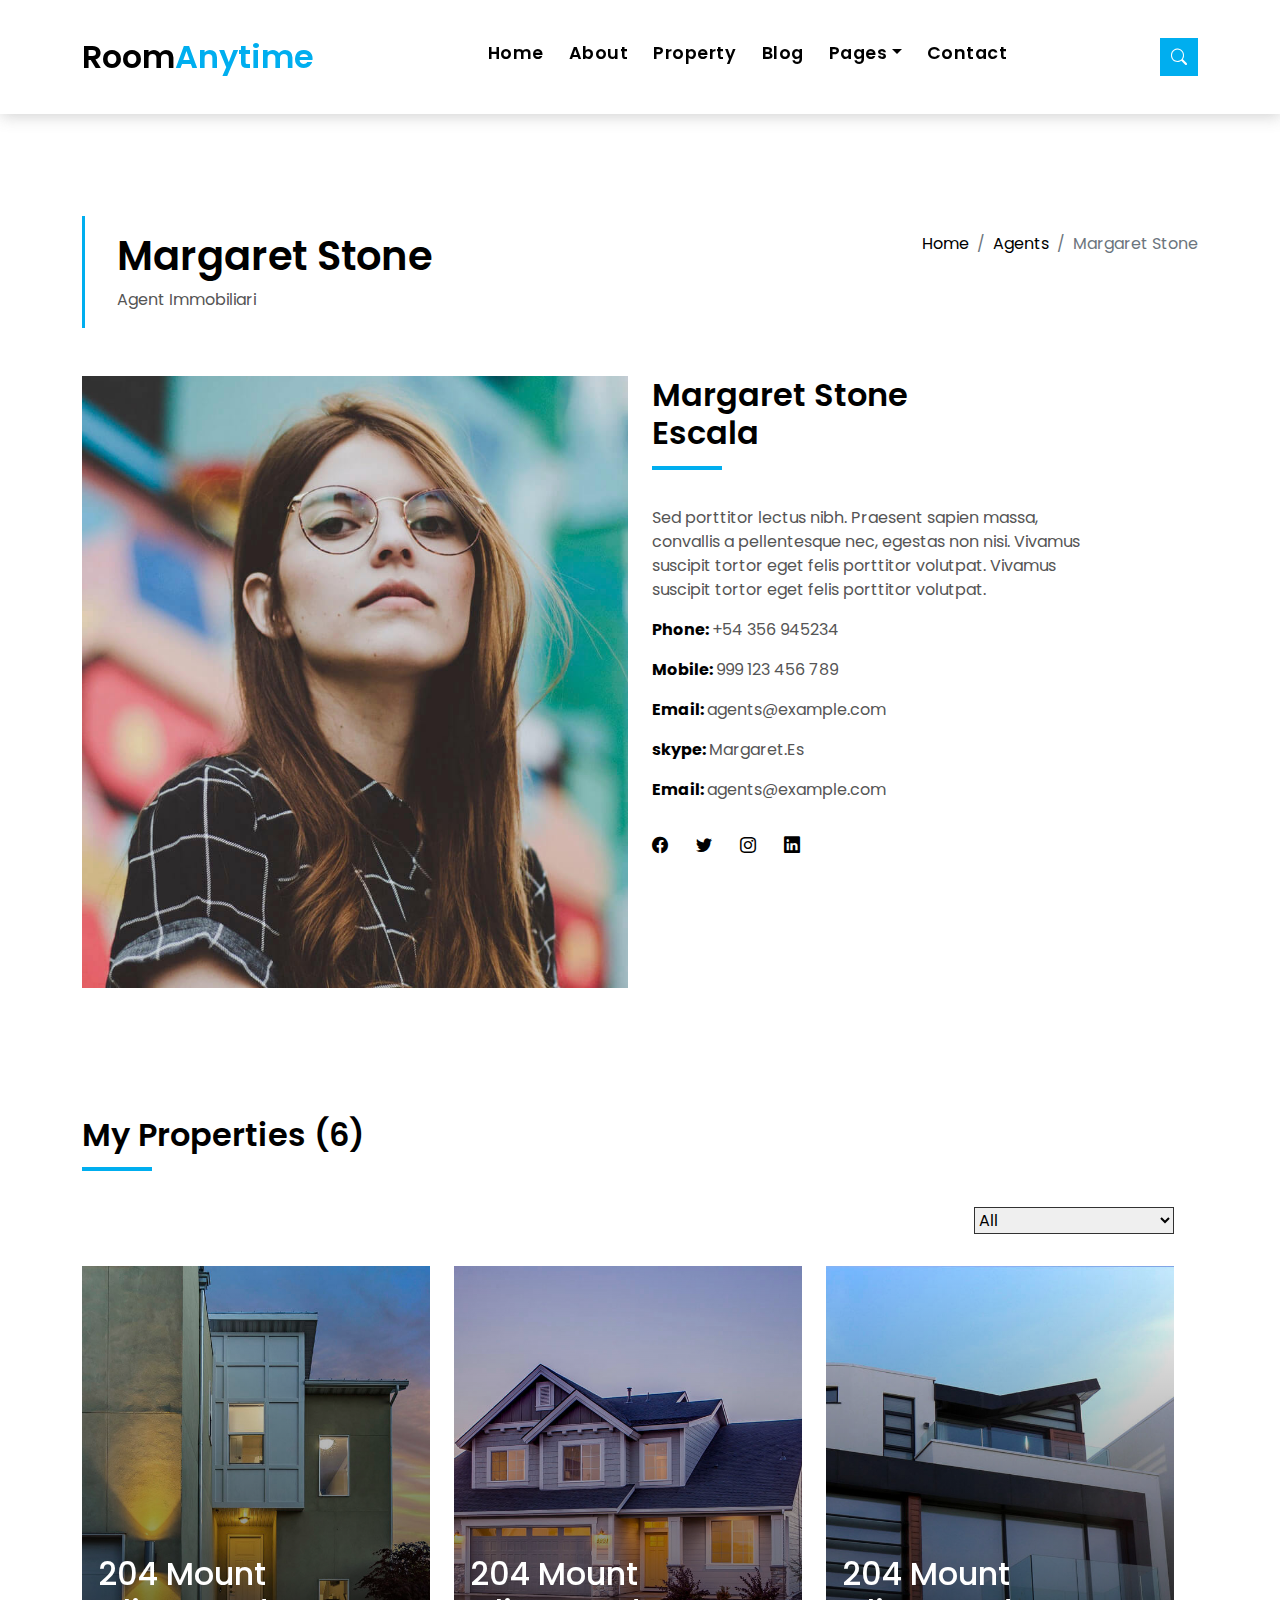
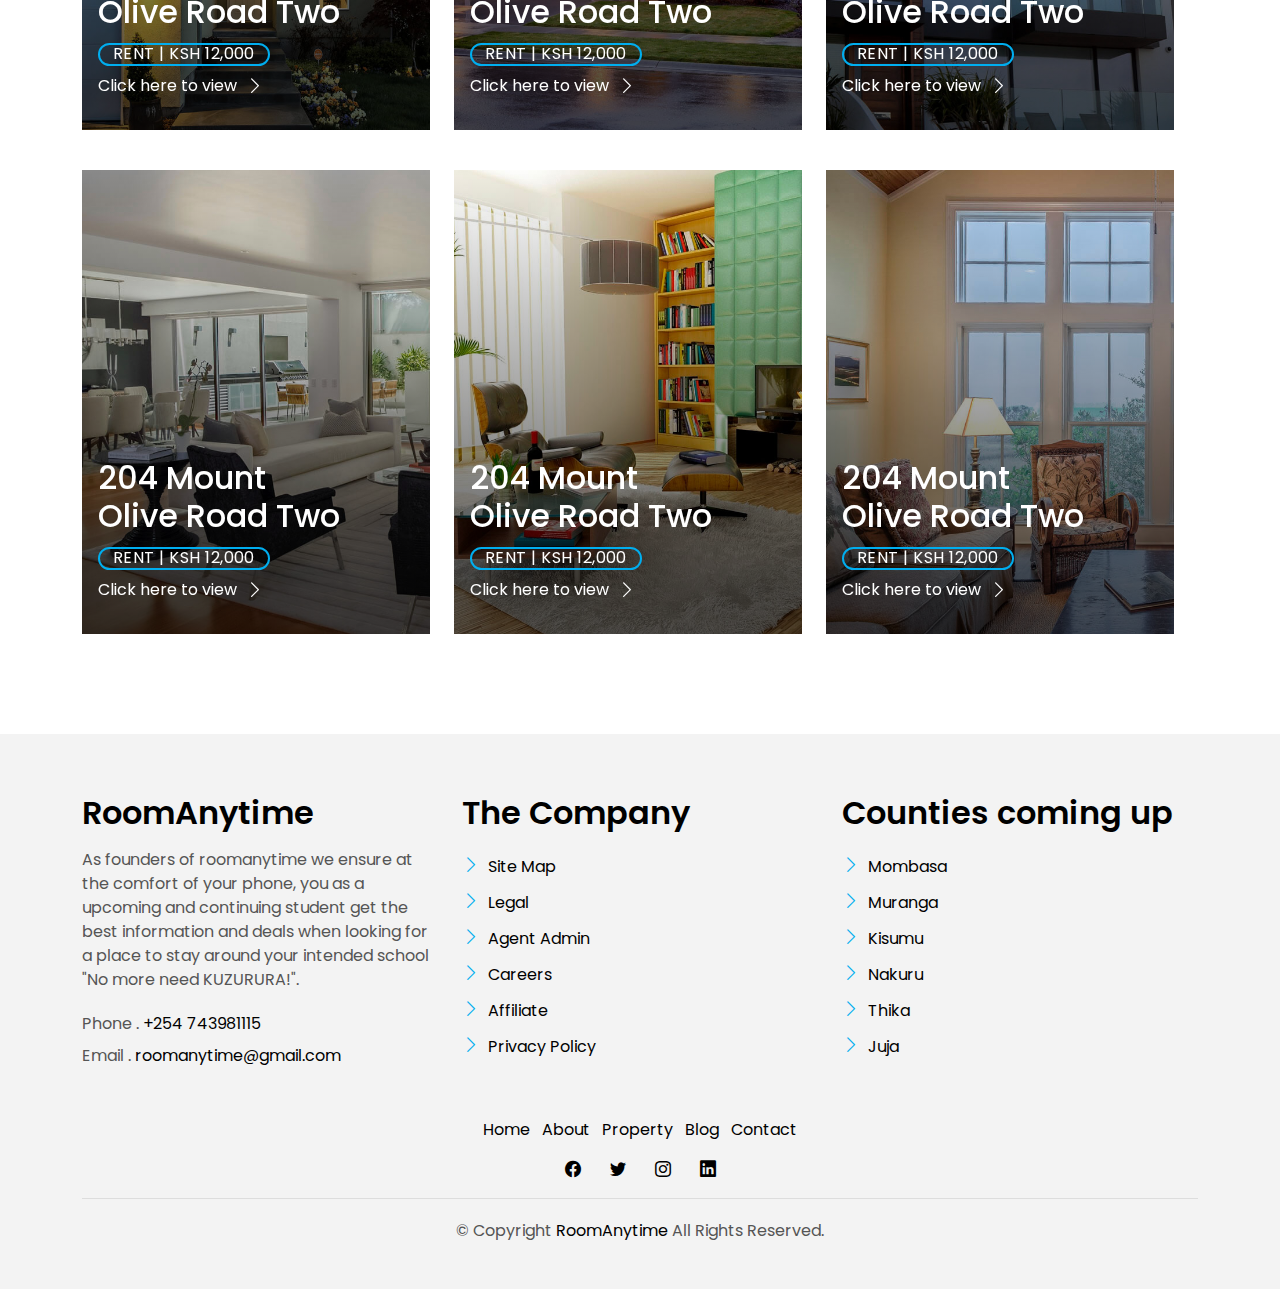
<file: agent-single.html>
<!DOCTYPE html>
<html lang="en">

<head>
  <meta charset="utf-8">
  <meta content="width=device-width, initial-scale=1.0" name="viewport">

  <title>Agents</title>
  <meta content="" name="description">
  <meta content="" name="keywords">

  <!-- Favicons -->
  <link href="assets/img/small rm.png" rel="icon">
  <link href="assets/img/apple-touch-icon.png" rel="apple-touch-icon">

  <!-- Google Fonts -->
  <link href="https://fonts.googleapis.com/css?family=Poppins:300,400,500,600,700" rel="stylesheet">

  <!-- Vendor CSS Files -->
  <link href="assets/vendor/animate.css/animate.min.css" rel="stylesheet">
  <link href="assets/vendor/bootstrap/css/bootstrap.min.css" rel="stylesheet">
  <link href="assets/vendor/bootstrap-icons/bootstrap-icons.css" rel="stylesheet">
  <link href="assets/vendor/swiper/swiper-bundle.min.css" rel="stylesheet">

  <!-- Template Main CSS File -->
  <link href="assets/css/style.css" rel="stylesheet">

</head>

<body>

  <!-- ======= Property Search Section ======= -->
  <div class="click-closed"></div>
  <!--/ Form Search Star /-->
  <div class="box-collapse">
    <div class="title-box-d">
      <h3 class="title-d">Search Property</h3>
    </div>
    <span class="close-box-collapse right-boxed bi bi-x"></span>
    <div class="box-collapse-wrap form">
      <form class="form-a">
        <div class="row">
          <div class="col-md-12 mb-2">
            <div class="form-group">
              <label class="pb-2" for="Type">Keyword</label>
              <input type="text" class="form-control form-control-lg form-control-a" placeholder="Keyword">
            </div>
          </div>
          <div class="col-md-6 mb-2">
            <div class="form-group mt-3">
              <label class="pb-2" for="Type">Type</label>
              <select class="form-control form-select form-control-a" id="Type">
                <option>All Type</option>
                <option>Apartments</option>
                <option>Hostel</option>
                <option>Open House</option>
              </select>
            </div>
          </div>
          <div class="col-md-6 mb-2">
            <div class="form-group mt-3">
              <label class="pb-2" for="city">City</label>
              <select class="form-control form-select form-control-a" id="city">
                <option>All City</option>
                <option>Nairobi</option>
                <option>Kiambu</option>
                <option>Kajiado</option>
                <option>Thika</option>
              </select>
            </div>
          </div>
          <div class="col-md-6 mb-2">
            <div class="form-group mt-3">
              <label class="pb-2" for="bedrooms">Bedrooms</label>
              <select class="form-control form-select form-control-a" id="bedrooms">
                <option>Bedsitter</option>
                <option>01</option>
                <option>02</option>
                <option>03</option>
              </select>
            </div>
          </div>
          <div class="col-md-6 mb-2">
            <div class="form-group mt-3">
              <label class="pb-2" for="garages">Sharing</label>
              <select class="form-control form-select form-control-a" id="garages">
                <option>None</option>
                <option>01</option>
                <option>02</option>
                <option>03</option>
                <option>04</option>
              </select>
            </div>
          </div>
          <div class="col-md-6 mb-2">
            <div class="form-group mt-3">
              <label class="pb-2" for="bathrooms">Bathroom</label>
              <select class="form-control form-select form-control-a" id="bathrooms">
                <option>Any</option>
                <option>01</option>
                <option>02</option>
                <option>03</option>
              </select>
            </div>
          </div>
          <div class="col-md-6 mb-2">
            <div class="form-group mt-3">
              <label class="pb-2" for="price">Min Price</label>
              <select class="form-control form-select form-control-a" id="price">
                <option>Unlimite</option>
                <option>Ksh 4000</option>
                <option>Ksh 10,000</option>
                <option>Ksh 15,000</option>
                <option>Ksh 20,000</option>
              </select>
            </div>
          </div>
          <div class="col-md-12">
            <button type="submit" class="btn btn-b">Search Property</button>
          </div>
        </div>
      </form>
    </div>
  </div><!-- End Property Search Section -->>

  <!-- ======= Header/Navbar ======= -->
  <nav class="navbar navbar-default navbar-trans navbar-expand-lg fixed-top">
    <div class="container">
      <button class="navbar-toggler collapsed" type="button" data-bs-toggle="collapse" data-bs-target="#navbarDefault" aria-controls="navbarDefault" aria-expanded="false" aria-label="Toggle navigation">
        <span></span>
        <span></span>
        <span></span>
      </button>
      <a class="navbar-brand text-brand" href="index.html">Room<span class="color-b">Anytime</span></a>

      <div class="navbar-collapse collapse justify-content-center" id="navbarDefault">
        <ul class="navbar-nav">

          <li class="nav-item">
            <a class="nav-link " href="index.html">Home</a>
          </li>

          <li class="nav-item">
            <a class="nav-link " href="about.html">About</a>
          </li>

          <li class="nav-item">
            <a class="nav-link " href="property-grid.html">Property</a>
          </li>

          <li class="nav-item">
            <a class="nav-link " href="blog-grid.html">Blog</a>
          </li>

          <li class="nav-item dropdown">
            <a class="nav-link dropdown-toggle" href="#" id="navbarDropdown" role="button" data-bs-toggle="dropdown" aria-haspopup="true" aria-expanded="false">Pages</a>
            <div class="dropdown-menu">
              <!---- <a class="dropdown-item " href="property-single.html">Property Single</a>-->
              <!--<a class="dropdown-item " href="blog-single.html">Blog Single</a>-->
              <a class="dropdown-item " href="agents-grid.html">Property Owners</a>
              <a class="dropdown-item " href="agent-single.html">Agents</a>
            </div>
          </li>
          <li class="nav-item">
            <a class="nav-link " href="contact.html">Contact</a>
          </li>
        </ul>
      </div>

      <button type="button" class="btn btn-b-n navbar-toggle-box navbar-toggle-box-collapse" data-bs-toggle="collapse" data-bs-target="#navbarTogglerDemo01">
        <i class="bi bi-search"></i>
      </button>

    </div>
  </nav><!-- End Header/Navbar -->

  <main id="main">

    <!-- ======= Intro Single ======= -->
    <section class="intro-single">
      <div class="container">
        <div class="row">
          <div class="col-md-12 col-lg-8">
            <div class="title-single-box">
              <h1 class="title-single">Margaret Stone</h1>
              <span class="color-text-a">Agent Immobiliari</span>
            </div>
          </div>
          <div class="col-md-12 col-lg-4">
            <nav aria-label="breadcrumb" class="breadcrumb-box d-flex justify-content-lg-end">
              <ol class="breadcrumb">
                <li class="breadcrumb-item">
                  <a href="#">Home</a>
                </li>
                <li class="breadcrumb-item">
                  <a href="#">Agents</a>
                </li>
                <li class="breadcrumb-item active" aria-current="page">
                  Margaret Stone
                </li>
              </ol>
            </nav>
          </div>
        </div>
      </div>
    </section><!-- End Intro Single -->

    <!-- ======= Agent Single ======= -->
    <section class="agent-single">
      <div class="container">
        <div class="row">
          <div class="col-sm-12">
            <div class="row">
              <div class="col-md-6">
                <div class="agent-avatar-box">
                  <img src="assets/img/agent-7.jpg" alt="" class="agent-avatar img-fluid">
                </div>
              </div>
              <div class="col-md-5 section-md-t3">
                <div class="agent-info-box">
                  <div class="agent-title">
                    <div class="title-box-d">
                      <h3 class="title-d">Margaret Stone
                        <br> Escala
                      </h3>
                    </div>
                  </div>
                  <div class="agent-content mb-3">
                    <p class="content-d color-text-a">
                      Sed porttitor lectus nibh. Praesent sapien massa, convallis a pellentesque nec, egestas non nisi.
                      Vivamus suscipit tortor
                      eget felis porttitor volutpat. Vivamus suscipit tortor eget felis porttitor volutpat.
                    </p>
                    <div class="info-agents color-a">
                      <p>
                        <strong>Phone: </strong>
                        <span class="color-text-a"> +54 356 945234 </span>
                      </p>
                      <p>
                        <strong>Mobile: </strong>
                        <span class="color-text-a"> 999 123 456 789</span>
                      </p>
                      <p>
                        <strong>Email: </strong>
                        <span class="color-text-a"> agents@example.com</span>
                      </p>
                      <p>
                        <strong>skype: </strong>
                        <span class="color-text-a"> Margaret.Es</span>
                      </p>
                      <p>
                        <strong>Email: </strong>
                        <span class="color-text-a"> agents@example.com</span>
                      </p>
                    </div>
                  </div>
                  <div class="socials-footer">
                    <ul class="list-inline">
                      <li class="list-inline-item">
                        <a href="#" class="link-one">
                          <i class="bi bi-facebook" aria-hidden="true"></i>
                        </a>
                      </li>
                      <li class="list-inline-item">
                        <a href="#" class="link-one">
                          <i class="bi bi-twitter" aria-hidden="true"></i>
                        </a>
                      </li>
                      <li class="list-inline-item">
                        <a href="#" class="link-one">
                          <i class="bi bi-instagram" aria-hidden="true"></i>
                        </a>
                      </li>
                      <li class="list-inline-item">
                        <a href="#" class="link-one">
                          <i class="bi bi-linkedin" aria-hidden="true"></i>
                        </a>
                      </li>
                    </ul>
                  </div>
                </div>
              </div>
            </div>
          </div>
          <div class="col-md-12 section-t8">
            <div class="title-box-d">
              <h3 class="title-d">My Properties (6)</h3>
            </div>
          </div>
          <div class="row property-grid grid">
            <div class="col-sm-12">
              <div class="grid-option">
                <form>
                  <select class="custom-select">
                    <option selected>All</option>
                    <option value="1">New to Old</option>
                    <option value="2">For Rent</option>
                    <option value="3">For Sale</option>
                  </select>
                </form>
              </div>
            </div>
            <div class="col-md-4">
              <div class="card-box-a card-shadow">
                <div class="img-box-a">
                  <img src="assets/img/property-1.jpg" alt="" class="img-a img-fluid">
                </div>
                <div class="card-overlay">
                  <div class="card-overlay-a-content">
                    <div class="card-header-a">
                      <h2 class="card-title-a">
                        <a href="#">204 Mount
                          <br /> Olive Road Two</a>
                      </h2>
                    </div>
                    <div class="card-body-a">
                      <div class="price-box d-flex">
                        <span class="price-a">rent | Ksh 12,000</span>
                      </div>
                      <a href="#" class="link-a">Click here to view
                        <span class="bi bi-chevron-right"></span>
                      </a>
                    </div>
                    <div class="card-footer-a">
                      <ul class="card-info d-flex justify-content-around">
                        <li>
                          <h4 class="card-info-title">Area</h4>
                          <span>340m
                            <sup>2</sup>
                          </span>
                        </li>
                        <li>
                          <h4 class="card-info-title">Beds</h4>
                          <span>2</span>
                        </li>
                        <li>
                          <h4 class="card-info-title">Baths</h4>
                          <span>4</span>
                        </li>
                        <li>
                          <h4 class="card-info-title">Garages</h4>
                          <span>1</span>
                        </li>
                      </ul>
                    </div>
                  </div>
                </div>
              </div>
            </div>
            <div class="col-md-4">
              <div class="card-box-a card-shadow">
                <div class="img-box-a">
                  <img src="assets/img/property-3.jpg" alt="" class="img-a img-fluid">
                </div>
                <div class="card-overlay">
                  <div class="card-overlay-a-content">
                    <div class="card-header-a">
                      <h2 class="card-title-a">
                        <a href="#">204 Mount
                          <br /> Olive Road Two</a>
                      </h2>
                    </div>
                    <div class="card-body-a">
                      <div class="price-box d-flex">
                        <span class="price-a">rent | Ksh 12,000</span>
                      </div>
                      <a href="#" class="link-a">Click here to view
                        <span class="bi bi-chevron-right"></span>
                      </a>
                    </div>
                    <div class="card-footer-a">
                      <ul class="card-info d-flex justify-content-around">
                        <li>
                          <h4 class="card-info-title">Area</h4>
                          <span>340m
                            <sup>2</sup>
                          </span>
                        </li>
                        <li>
                          <h4 class="card-info-title">Beds</h4>
                          <span>2</span>
                        </li>
                        <li>
                          <h4 class="card-info-title">Baths</h4>
                          <span>4</span>
                        </li>
                        <li>
                          <h4 class="card-info-title">Garages</h4>
                          <span>1</span>
                        </li>
                      </ul>
                    </div>
                  </div>
                </div>
              </div>
            </div>
            <div class="col-md-4">
              <div class="card-box-a card-shadow">
                <div class="img-box-a">
                  <img src="assets/img/property-6.jpg" alt="" class="img-a img-fluid">
                </div>
                <div class="card-overlay">
                  <div class="card-overlay-a-content">
                    <div class="card-header-a">
                      <h2 class="card-title-a">
                        <a href="#">204 Mount
                          <br /> Olive Road Two</a>
                      </h2>
                    </div>
                    <div class="card-body-a">
                      <div class="price-box d-flex">
                        <span class="price-a">rent | Ksh 12,000</span>
                      </div>
                      <a href="#" class="link-a">Click here to view
                        <span class="bi bi-chevron-right"></span>
                      </a>
                    </div>
                    <div class="card-footer-a">
                      <ul class="card-info d-flex justify-content-around">
                        <li>
                          <h4 class="card-info-title">Area</h4>
                          <span>340m
                            <sup>2</sup>
                          </span>
                        </li>
                        <li>
                          <h4 class="card-info-title">Beds</h4>
                          <span>2</span>
                        </li>
                        <li>
                          <h4 class="card-info-title">Baths</h4>
                          <span>4</span>
                        </li>
                        <li>
                          <h4 class="card-info-title">Garages</h4>
                          <span>1</span>
                        </li>
                      </ul>
                    </div>
                  </div>
                </div>
              </div>
            </div>
            <div class="col-md-4">
              <div class="card-box-a card-shadow">
                <div class="img-box-a">
                  <img src="assets/img/property-7.jpg" alt="" class="img-a img-fluid">
                </div>
                <div class="card-overlay">
                  <div class="card-overlay-a-content">
                    <div class="card-header-a">
                      <h2 class="card-title-a">
                        <a href="#">204 Mount
                          <br /> Olive Road Two</a>
                      </h2>
                    </div>
                    <div class="card-body-a">
                      <div class="price-box d-flex">
                        <span class="price-a">rent | Ksh 12,000</span>
                      </div>
                      <a href="#" class="link-a">Click here to view
                        <span class="bi bi-chevron-right"></span>
                      </a>
                    </div>
                    <div class="card-footer-a">
                      <ul class="card-info d-flex justify-content-around">
                        <li>
                          <h4 class="card-info-title">Area</h4>
                          <span>340m
                            <sup>2</sup>
                          </span>
                        </li>
                        <li>
                          <h4 class="card-info-title">Beds</h4>
                          <span>2</span>
                        </li>
                        <li>
                          <h4 class="card-info-title">Baths</h4>
                          <span>4</span>
                        </li>
                        <li>
                          <h4 class="card-info-title">Garages</h4>
                          <span>1</span>
                        </li>
                      </ul>
                    </div>
                  </div>
                </div>
              </div>
            </div>
            <div class="col-md-4">
              <div class="card-box-a card-shadow">
                <div class="img-box-a">
                  <img src="assets/img/property-8.jpg" alt="" class="img-a img-fluid">
                </div>
                <div class="card-overlay">
                  <div class="card-overlay-a-content">
                    <div class="card-header-a">
                      <h2 class="card-title-a">
                        <a href="#">204 Mount
                          <br /> Olive Road Two</a>
                      </h2>
                    </div>
                    <div class="card-body-a">
                      <div class="price-box d-flex">
                        <span class="price-a">rent | Ksh 12,000</span>
                      </div>
                      <a href="#" class="link-a">Click here to view
                        <span class="bi bi-chevron-right"></span>
                      </a>
                    </div>
                    <div class="card-footer-a">
                      <ul class="card-info d-flex justify-content-around">
                        <li>
                          <h4 class="card-info-title">Area</h4>
                          <span>340m
                            <sup>2</sup>
                          </span>
                        </li>
                        <li>
                          <h4 class="card-info-title">Beds</h4>
                          <span>2</span>
                        </li>
                        <li>
                          <h4 class="card-info-title">Baths</h4>
                          <span>4</span>
                        </li>
                        <li>
                          <h4 class="card-info-title">Garages</h4>
                          <span>1</span>
                        </li>
                      </ul>
                    </div>
                  </div>
                </div>
              </div>
            </div>
            <div class="col-md-4">
              <div class="card-box-a card-shadow">
                <div class="img-box-a">
                  <img src="assets/img/property-10.jpg" alt="" class="img-a img-fluid">
                </div>
                <div class="card-overlay">
                  <div class="card-overlay-a-content">
                    <div class="card-header-a">
                      <h2 class="card-title-a">
                        <a href="#">204 Mount
                          <br /> Olive Road Two</a>
                      </h2>
                    </div>
                    <div class="card-body-a">
                      <div class="price-box d-flex">
                        <span class="price-a">rent | Ksh 12,000</span>
                      </div>
                      <a href="#" class="link-a">Click here to view
                        <span class="bi bi-chevron-right"></span>
                      </a>
                    </div>
                    <div class="card-footer-a">
                      <ul class="card-info d-flex justify-content-around">
                        <li>
                          <h4 class="card-info-title">Area</h4>
                          <span>340m
                            <sup>2</sup>
                          </span>
                        </li>
                        <li>
                          <h4 class="card-info-title">Beds</h4>
                          <span>2</span>
                        </li>
                        <li>
                          <h4 class="card-info-title">Baths</h4>
                          <span>4</span>
                        </li>
                        <li>
                          <h4 class="card-info-title">Garages</h4>
                          <span>1</span>
                        </li>
                      </ul>
                    </div>
                  </div>
                </div>
              </div>
            </div>
          </div>
        </div>
      </div>
    </section><!-- End Agent Single -->

  </main><!-- End #main -->

  <!-- ======= Footer ======= -->
  <section class="section-footer">
    <div class="container">
      <div class="row">
        <div class="col-sm-12 col-md-4">
          <div class="widget-a">
            <div class="w-header-a">
              <h3 class="w-title-a text-brand">RoomAnytime</h3>
            </div>
            <div class="w-body-a">
              <p class="w-text-a color-text-a">
                As founders of roomanytime we ensure at the comfort of your phone, you as a upcoming and continuing student get the best information and deals when looking for a place to stay around your intended school
                <br>"No more need KUZURURA!".
              </p>
            </div>
            <div class="w-footer-a">
              <ul class="list-unstyled">
                <li class="color-a">
                  <span class="color-text-a">Phone .</span> +254 743981115
                </li>
                <li class="color-a">
                  <span class="color-text-a">Email .</span> roomanytime@gmail.com
                </li>
              </ul>
            </div>
          </div>
        </div>
        <div class="col-sm-12 col-md-4 section-md-t3">
          <div class="widget-a">
            <div class="w-header-a">
              <h3 class="w-title-a text-brand">The Company</h3>
            </div>
            <div class="w-body-a">
              <div class="w-body-a">
                <ul class="list-unstyled">
                  <li class="item-list-a">
                    <i class="bi bi-chevron-right"></i> <a href="#">Site Map</a>
                  </li>
                  <li class="item-list-a">
                    <i class="bi bi-chevron-right"></i> <a href="#">Legal</a>
                  </li>
                  <li class="item-list-a">
                    <i class="bi bi-chevron-right"></i> <a href="#">Agent Admin</a>
                  </li>
                  <li class="item-list-a">
                    <i class="bi bi-chevron-right"></i> <a href="#">Careers</a>
                  </li>
                  <li class="item-list-a">
                    <i class="bi bi-chevron-right"></i> <a href="#">Affiliate</a>
                  </li>
                  <li class="item-list-a">
                    <i class="bi bi-chevron-right"></i> <a href="#">Privacy Policy</a>
                  </li>
                </ul>
              </div>
            </div>
          </div>
        </div>
        <div class="col-sm-12 col-md-4 section-md-t3">
          <div class="widget-a">
            <div class="w-header-a">
              <h3 class="w-title-a text-brand">Counties coming up</h3>
            </div>
            <div class="w-body-a">
              <ul class="list-unstyled">
                <li class="item-list-a">
                  <i class="bi bi-chevron-right"></i> <a href="#">Mombasa</a>
                </li>
                <li class="item-list-a">
                  <i class="bi bi-chevron-right"></i> <a href="#">Muranga</a>
                </li>
                <li class="item-list-a">
                  <i class="bi bi-chevron-right"></i> <a href="#">Kisumu</a>
                </li>
                <li class="item-list-a">
                  <i class="bi bi-chevron-right"></i> <a href="#">Nakuru</a>
                </li>
                <li class="item-list-a">
                  <i class="bi bi-chevron-right"></i> <a href="#">Thika</a>
                </li>
                <li class="item-list-a">
                  <i class="bi bi-chevron-right"></i> <a href="#">Juja</a>
                </li>
              </ul>
            </div>
          </div>
        </div>
      </div>
    </div>
  </section>
  <footer>
    <div class="container">
      <div class="row">
        <div class="col-md-12">
          <nav class="nav-footer">
            <ul class="list-inline">
              <li class="list-inline-item">
                <a href="#">Home</a>
              </li>
              <li class="list-inline-item">
                <a href="#">About</a>
              </li>
              <li class="list-inline-item">
                <a href="#">Property</a>
              </li>
              <li class="list-inline-item">
                <a href="#">Blog</a>
              </li>
              <li class="list-inline-item">
                <a href="#">Contact</a>
              </li>
            </ul>
          </nav>
          <div class="socials-a">
            <ul class="list-inline">
              <li class="list-inline-item">
                <a href="#">
                  <i class="bi bi-facebook" aria-hidden="true"></i>
                </a>
              </li>
              <li class="list-inline-item">
                <a href="#">
                  <i class="bi bi-twitter" aria-hidden="true"></i>
                </a>
              </li>
              <li class="list-inline-item">
                <a href="#">
                  <i class="bi bi-instagram" aria-hidden="true"></i>
                </a>
              </li>
              <li class="list-inline-item">
                <a href="#">
                  <i class="bi bi-linkedin" aria-hidden="true"></i>
                </a>
              </li>
            </ul>
          </div>
          <div class="copyright-footer">
            <p class="copyright color-text-a">
              &copy; Copyright
              <span class="color-a">RoomAnytime</span> All Rights Reserved.
            </p>
          </div>
          <!--<div class="credits">
          </div>-->
        </div>
      </div>
    </div>
  </footer><!-- End  Footer -->

  <div id="preloader"></div>
  <a href="#" class="back-to-top d-flex align-items-center justify-content-center"><i class="bi bi-arrow-up-short"></i></a>

  <!-- Vendor JS Files -->
  <script src="assets/vendor/bootstrap/js/bootstrap.bundle.min.js"></script>
  <script src="assets/vendor/php-email-form/validate.js"></script>
  <script src="assets/vendor/swiper/swiper-bundle.min.js"></script>

  <!-- Template Main JS File -->
  <script src="assets/js/main.js"></script>

</body>

</html>
</file>
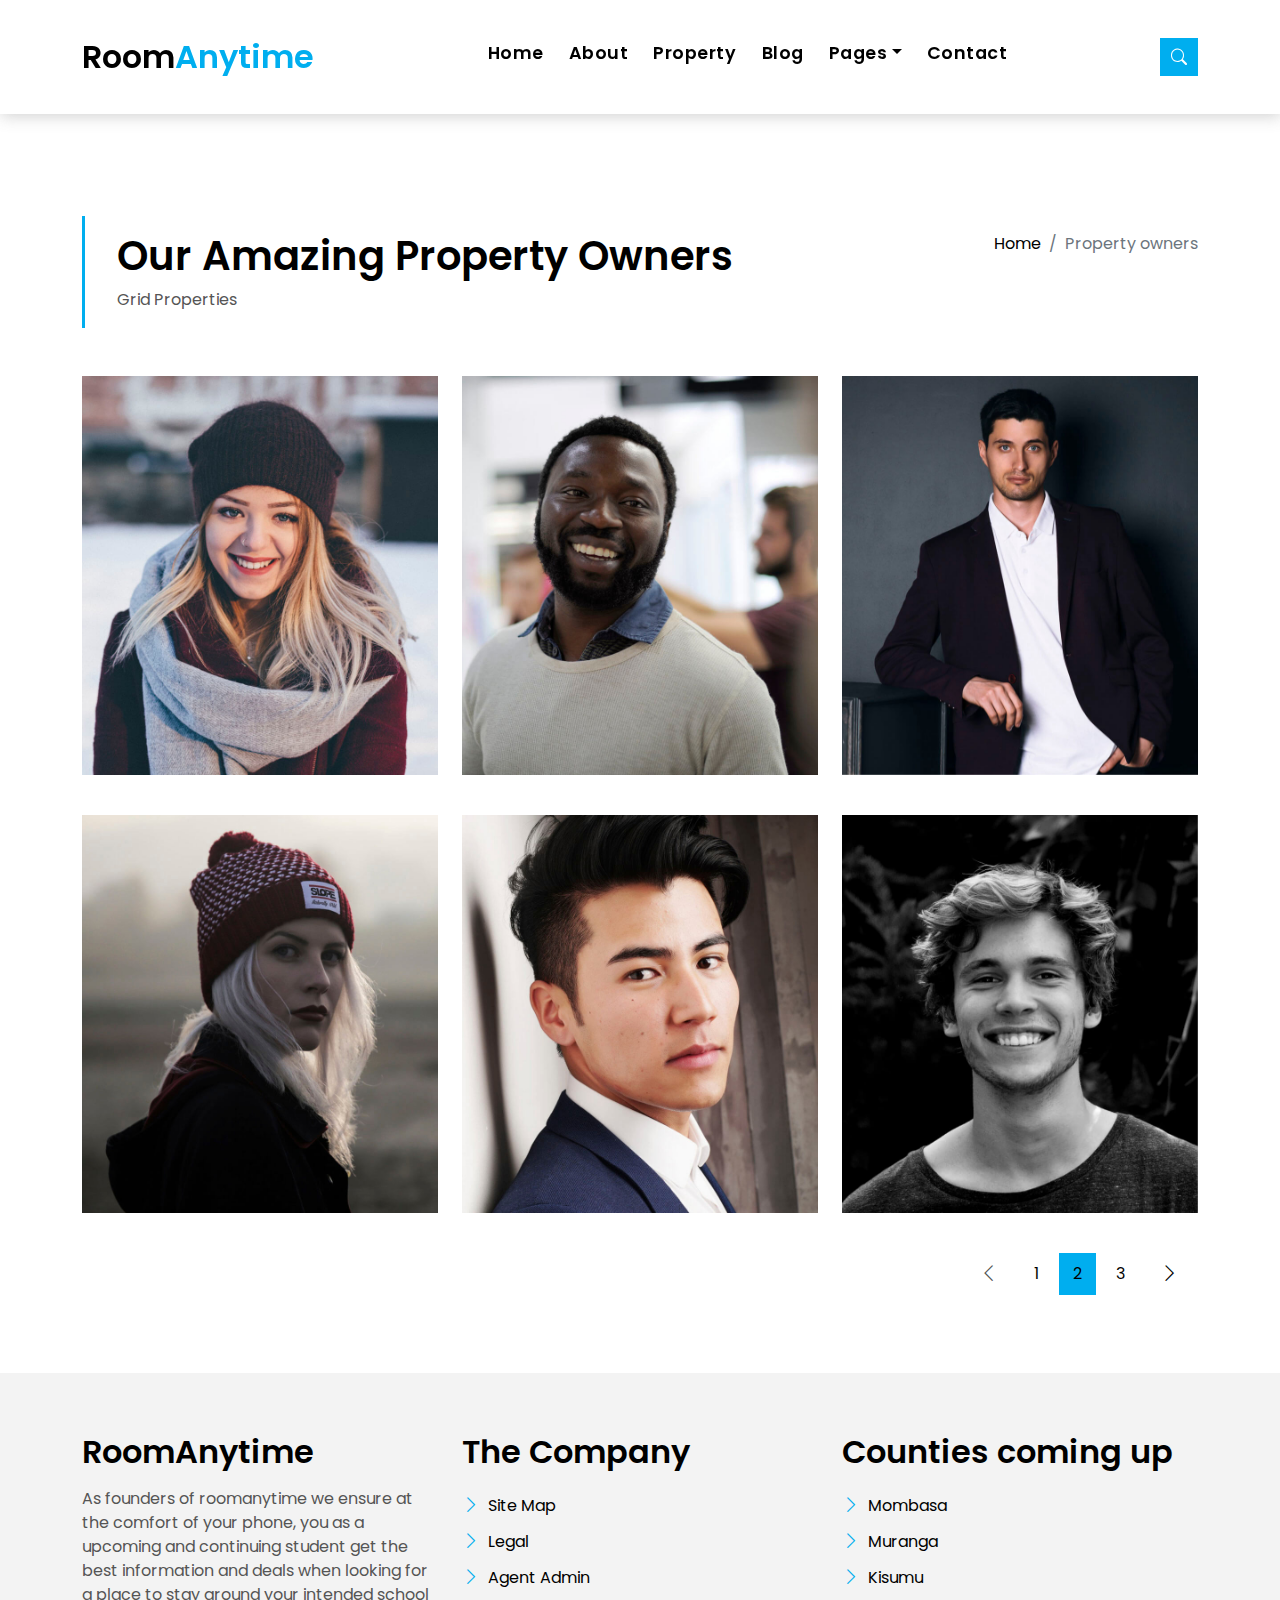
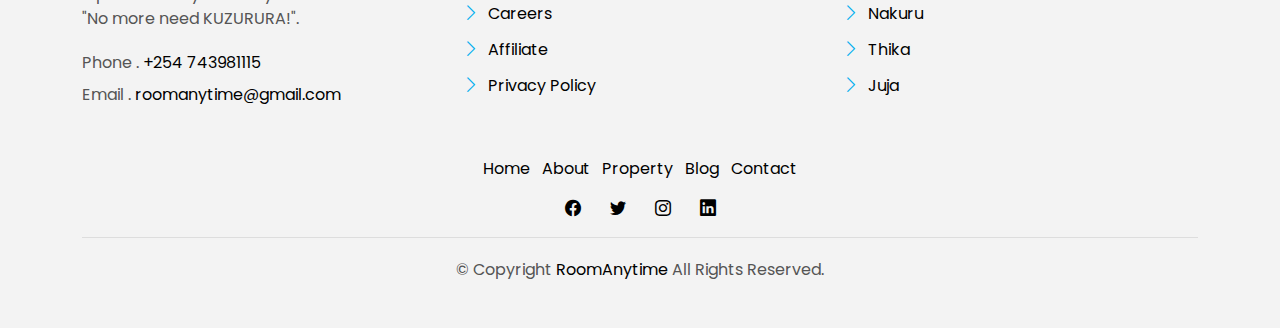
<file: agents-grid.html>
<!DOCTYPE html>
<html lang="en">

<head>
  <meta charset="utf-8">
  <meta content="width=device-width, initial-scale=1.0" name="viewport">

  <title>Property owners</title>
  <meta content="" name="description">
  <meta content="" name="keywords">

  <!-- Favicons -->
  <link href="assets/img/small rm.png" rel="icon">
  <link href="assets/img/apple-touch-icon.png" rel="apple-touch-icon">

  <!-- Google Fonts -->
  <link href="https://fonts.googleapis.com/css?family=Poppins:300,400,500,600,700" rel="stylesheet">

  <!-- Vendor CSS Files -->
  <link href="assets/vendor/animate.css/animate.min.css" rel="stylesheet">
  <link href="assets/vendor/bootstrap/css/bootstrap.min.css" rel="stylesheet">
  <link href="assets/vendor/bootstrap-icons/bootstrap-icons.css" rel="stylesheet">
  <link href="assets/vendor/swiper/swiper-bundle.min.css" rel="stylesheet">

  <!-- Template Main CSS File -->
  <link href="assets/css/style.css" rel="stylesheet">

  
</head>

<body>

  <!-- ======= Property Search Section ======= -->
  <div class="click-closed"></div>
  <!--/ Form Search Star /-->
  <div class="box-collapse">
    <div class="title-box-d">
      <h3 class="title-d">Search Property</h3>
    </div>
    <span class="close-box-collapse right-boxed bi bi-x"></span>
    <div class="box-collapse-wrap form">
      <form class="form-a">
        <div class="row">
          <div class="col-md-12 mb-2">
            <div class="form-group">
              <label class="pb-2" for="Type">Keyword</label>
              <input type="text" class="form-control form-control-lg form-control-a" placeholder="Keyword">
            </div>
          </div>
          <div class="col-md-6 mb-2">
            <div class="form-group mt-3">
              <label class="pb-2" for="Type">Type</label>
              <select class="form-control form-select form-control-a" id="Type">
                <option>All Type</option>
                <option>Apartments</option>
                <option>Hostel</option>
                <option>Open House</option>
              </select>
            </div>
          </div>
          <div class="col-md-6 mb-2">
            <div class="form-group mt-3">
              <label class="pb-2" for="city">City</label>
              <select class="form-control form-select form-control-a" id="city">
                <option>All City</option>
                <option>Nairobi</option>
                <option>Kiambu</option>
                <option>Kajiado</option>
                <option>Thika</option>
              </select>
            </div>
          </div>
          <div class="col-md-6 mb-2">
            <div class="form-group mt-3">
              <label class="pb-2" for="bedrooms">Bedrooms</label>
              <select class="form-control form-select form-control-a" id="bedrooms">
                <option>Bedsitter</option>
                <option>01</option>
                <option>02</option>
                <option>03</option>
              </select>
            </div>
          </div>
          <div class="col-md-6 mb-2">
            <div class="form-group mt-3">
              <label class="pb-2" for="garages">Sharing</label>
              <select class="form-control form-select form-control-a" id="garages">
                <option>None</option>
                <option>01</option>
                <option>02</option>
                <option>03</option>
                <option>04</option>
              </select>
            </div>
          </div>
          <div class="col-md-6 mb-2">
            <div class="form-group mt-3">
              <label class="pb-2" for="bathrooms">Bathroom</label>
              <select class="form-control form-select form-control-a" id="bathrooms">
                <option>Any</option>
                <option>01</option>
                <option>02</option>
                <option>03</option>
              </select>
            </div>
          </div>
          <div class="col-md-6 mb-2">
            <div class="form-group mt-3">
              <label class="pb-2" for="price">Min Price</label>
              <select class="form-control form-select form-control-a" id="price">
                <option>Unlimite</option>
                <option>Ksh 4000</option>
                <option>Ksh 10,000</option>
                <option>Ksh 15,000</option>
                <option>Ksh 20,000</option>
              </select>
            </div>
          </div>
          <div class="col-md-12">
            <button type="submit" class="btn btn-b">Search Property</button>
          </div>
        </div>
      </form>
    </div>
  </div><!-- End Property Search Section -->>

  <!-- ======= Header/Navbar ======= -->
  <nav class="navbar navbar-default navbar-trans navbar-expand-lg fixed-top">
    <div class="container">
      <button class="navbar-toggler collapsed" type="button" data-bs-toggle="collapse" data-bs-target="#navbarDefault" aria-controls="navbarDefault" aria-expanded="false" aria-label="Toggle navigation">
        <span></span>
        <span></span>
        <span></span>
      </button>
      <a class="navbar-brand text-brand" href="index.html">Room<span class="color-b">Anytime</span></a>

      <div class="navbar-collapse collapse justify-content-center" id="navbarDefault">
        <ul class="navbar-nav">

          <li class="nav-item">
            <a class="nav-link " href="index.html">Home</a>
          </li>

          <li class="nav-item">
            <a class="nav-link " href="about.html">About</a>
          </li>

          <li class="nav-item">
            <a class="nav-link " href="property-grid.html">Property</a>
          </li>

          <li class="nav-item">
            <a class="nav-link " href="blog-grid.html">Blog</a>
          </li>

          <li class="nav-item dropdown">
            <a class="nav-link dropdown-toggle" href="#" id="navbarDropdown" role="button" data-bs-toggle="dropdown" aria-haspopup="true" aria-expanded="false">Pages</a>
            <div class="dropdown-menu">
              <!---- <a class="dropdown-item " href="property-single.html">Property Single</a>-->
              <!--<a class="dropdown-item " href="blog-single.html">Blog Single</a>-->
              <a class="dropdown-item " href="agents-grid.html">Property Owners</a>
              <a class="dropdown-item " href="agent-single.html">Agents</a>
            </div>
          </li>
          <li class="nav-item">
            <a class="nav-link " href="contact.html">Contact</a>
          </li>
        </ul>
      </div>

      <button type="button" class="btn btn-b-n navbar-toggle-box navbar-toggle-box-collapse" data-bs-toggle="collapse" data-bs-target="#navbarTogglerDemo01">
        <i class="bi bi-search"></i>
      </button>

    </div>
  </nav><!-- End Header/Navbar -->

  <main id="main">
    <!-- =======Intro Single ======= -->
    <section class="intro-single">
      <div class="container">
        <div class="row">
          <div class="col-md-12 col-lg-8">
            <div class="title-single-box">
              <h1 class="title-single">Our Amazing Property Owners</h1>
              <span class="color-text-a">Grid Properties</span>
            </div>
          </div>
          <div class="col-md-12 col-lg-4">
            <nav aria-label="breadcrumb" class="breadcrumb-box d-flex justify-content-lg-end">
              <ol class="breadcrumb">
                <li class="breadcrumb-item">
                  <a href="#">Home</a>
                </li>
                <li class="breadcrumb-item active" aria-current="page">
                  Property owners
                </li>
              </ol>
            </nav>
          </div>
        </div>
      </div>
    </section><!-- End Intro Single-->

    <!-- ======= Agents Grid ======= -->
    <section class="agents-grid grid">
      <div class="container">
        <div class="row">
          <div class="col-md-4">
            <div class="card-box-d">
              <div class="card-img-d">
                <img src="assets/img/agent-4.jpg" alt="" class="img-d img-fluid">
              </div>
              <div class="card-overlay card-overlay-hover">
                <div class="card-header-d">
                  <div class="card-title-d align-self-center">
                    <h3 class="title-d">
                      <a href="#" class="link-two">Margaret Sotillo
                        <br> Escala</a>
                    </h3>
                  </div>
                </div>
                <div class="card-body-d">
                  <p class="content-d color-text-a">
                    Sed porttitor lectus nibh, Cras ultricies ligula sed magna dictum porta two.
                  </p>
                  <div class="info-agents color-a">
                    <p>
                      <strong>Phone: </strong> +54 356 945234
                    </p>
                    <p>
                      <strong>Email: </strong> agents@example.com
                    </p>
                  </div>
                </div>
                <div class="card-footer-d">
                  <div class="socials-footer d-flex justify-content-center">
                    <ul class="list-inline">
                      <li class="list-inline-item">
                        <a href="#" class="link-one">
                          <i class="bi bi-facebook" aria-hidden="true"></i>
                        </a>
                      </li>
                      <li class="list-inline-item">
                        <a href="#" class="link-one">
                          <i class="bi bi-twitter" aria-hidden="true"></i>
                        </a>
                      </li>
                      <li class="list-inline-item">
                        <a href="#" class="link-one">
                          <i class="bi bi-instagram" aria-hidden="true"></i>
                        </a>
                      </li>
                      <li class="list-inline-item">
                        <a href="#" class="link-one">
                          <i class="bi bi-linkedin" aria-hidden="true"></i>
                        </a>
                      </li>
                    </ul>
                  </div>
                </div>
              </div>
            </div>
          </div>
          <div class="col-md-4">
            <div class="card-box-d">
              <div class="card-img-d">
                <img src="assets/img/agent-2.jpg" alt="" class="img-d img-fluid">
              </div>
              <div class="card-overlay card-overlay-hover">
                <div class="card-header-d">
                  <div class="card-title-d align-self-center">
                    <h3 class="title-d">
                      <a href="#" class="link-two">Margaret Sotillo
                        <br> Escala</a>
                    </h3>
                  </div>
                </div>
                <div class="card-body-d">
                  <p class="content-d color-text-a">
                    Sed porttitor lectus nibh, Cras ultricies ligula sed magna dictum porta two.
                  </p>
                  <div class="info-agents color-a">
                    <p>
                      <strong>Phone: </strong> +54 356 945234
                    </p>
                    <p>
                      <strong>Email: </strong> agents@example.com
                    </p>
                  </div>
                </div>
                <div class="card-footer-d">
                  <div class="socials-footer d-flex justify-content-center">
                    <ul class="list-inline">
                      <li class="list-inline-item">
                        <a href="#" class="link-one">
                          <i class="bi bi-facebook" aria-hidden="true"></i>
                        </a>
                      </li>
                      <li class="list-inline-item">
                        <a href="#" class="link-one">
                          <i class="bi bi-twitter" aria-hidden="true"></i>
                        </a>
                      </li>
                      <li class="list-inline-item">
                        <a href="#" class="link-one">
                          <i class="bi bi-instagram" aria-hidden="true"></i>
                        </a>
                      </li>
                      <li class="list-inline-item">
                        <a href="#" class="link-one">
                          <i class="bi bi-linkedin" aria-hidden="true"></i>
                        </a>
                      </li>
                    </ul>
                  </div>
                </div>
              </div>
            </div>
          </div>
          <div class="col-md-4">
            <div class="card-box-d">
              <div class="card-img-d">
                <img src="assets/img/agent-3.jpg" alt="" class="img-d img-fluid">
              </div>
              <div class="card-overlay card-overlay-hover">
                <div class="card-header-d">
                  <div class="card-title-d align-self-center">
                    <h3 class="title-d">
                      <a href="#" class="link-two">Margaret Sotillo
                        <br> Escala</a>
                    </h3>
                  </div>
                </div>
                <div class="card-body-d">
                  <p class="content-d color-text-a">
                    Sed porttitor lectus nibh, Cras ultricies ligula sed magna dictum porta two.
                  </p>
                  <div class="info-agents color-a">
                    <p>
                      <strong>Phone: </strong> +54 356 945234
                    </p>
                    <p>
                      <strong>Email: </strong> agents@example.com
                    </p>
                  </div>
                </div>
                <div class="card-footer-d">
                  <div class="socials-footer d-flex justify-content-center">
                    <ul class="list-inline">
                      <li class="list-inline-item">
                        <a href="#" class="link-one">
                          <i class="bi bi-facebook" aria-hidden="true"></i>
                        </a>
                      </li>
                      <li class="list-inline-item">
                        <a href="#" class="link-one">
                          <i class="bi bi-twitter" aria-hidden="true"></i>
                        </a>
                      </li>
                      <li class="list-inline-item">
                        <a href="#" class="link-one">
                          <i class="bi bi-instagram" aria-hidden="true"></i>
                        </a>
                      </li>
                      <li class="list-inline-item">
                        <a href="#" class="link-one">
                          <i class="bi bi-linkedin" aria-hidden="true"></i>
                        </a>
                      </li>
                    </ul>
                  </div>
                </div>
              </div>
            </div>
          </div>
          <div class="col-md-4">
            <div class="card-box-d">
              <div class="card-img-d">
                <img src="assets/img/agent-5.jpg" alt="" class="img-d img-fluid">
              </div>
              <div class="card-overlay card-overlay-hover">
                <div class="card-header-d">
                  <div class="card-title-d align-self-center">
                    <h3 class="title-d">
                      <a href="#" class="link-two">Margaret Sotillo
                        <br> Escala</a>
                    </h3>
                  </div>
                </div>
                <div class="card-body-d">
                  <p class="content-d color-text-a">
                    Sed porttitor lectus nibh, Cras ultricies ligula sed magna dictum porta two.
                  </p>
                  <div class="info-agents color-a">
                    <p>
                      <strong>Phone: </strong> +54 356 945234
                    </p>
                    <p>
                      <strong>Email: </strong> agents@example.com
                    </p>
                  </div>
                </div>
                <div class="card-footer-d">
                  <div class="socials-footer d-flex justify-content-center">
                    <ul class="list-inline">
                      <li class="list-inline-item">
                        <a href="#" class="link-one">
                          <i class="bi bi-facebook" aria-hidden="true"></i>
                        </a>
                      </li>
                      <li class="list-inline-item">
                        <a href="#" class="link-one">
                          <i class="bi bi-twitter" aria-hidden="true"></i>
                        </a>
                      </li>
                      <li class="list-inline-item">
                        <a href="#" class="link-one">
                          <i class="bi bi-instagram" aria-hidden="true"></i>
                        </a>
                      </li>
                      <li class="list-inline-item">
                        <a href="#" class="link-one">
                          <i class="bi bi-linkedin" aria-hidden="true"></i>
                        </a>
                      </li>
                    </ul>
                  </div>
                </div>
              </div>
            </div>
          </div>
          <div class="col-md-4">
            <div class="card-box-d">
              <div class="card-img-d">
                <img src="assets/img/agent-1.jpg" alt="" class="img-d img-fluid">
              </div>
              <div class="card-overlay card-overlay-hover">
                <div class="card-header-d">
                  <div class="card-title-d align-self-center">
                    <h3 class="title-d">
                      <a href="#" class="link-two">Margaret Sotillo
                        <br> Escala</a>
                    </h3>
                  </div>
                </div>
                <div class="card-body-d">
                  <p class="content-d color-text-a">
                    Sed porttitor lectus nibh, Cras ultricies ligula sed magna dictum porta two.
                  </p>
                  <div class="info-agents color-a">
                    <p>
                      <strong>Phone: </strong> +54 356 945234
                    </p>
                    <p>
                      <strong>Email: </strong> agents@example.com
                    </p>
                  </div>
                </div>
                <div class="card-footer-d">
                  <div class="socials-footer d-flex justify-content-center">
                    <ul class="list-inline">
                      <li class="list-inline-item">
                        <a href="#" class="link-one">
                          <i class="bi bi-facebook" aria-hidden="true"></i>
                        </a>
                      </li>
                      <li class="list-inline-item">
                        <a href="#" class="link-one">
                          <i class="bi bi-twitter" aria-hidden="true"></i>
                        </a>
                      </li>
                      <li class="list-inline-item">
                        <a href="#" class="link-one">
                          <i class="bi bi-instagram" aria-hidden="true"></i>
                        </a>
                      </li>
                      <li class="list-inline-item">
                        <a href="#" class="link-one">
                          <i class="bi bi-linkedin" aria-hidden="true"></i>
                        </a>
                      </li>
                    </ul>
                  </div>
                </div>
              </div>
            </div>
          </div>
          <div class="col-md-4">
            <div class="card-box-d">
              <div class="card-img-d">
                <img src="assets/img/agent-6.jpg" alt="" class="img-d img-fluid">
              </div>
              <div class="card-overlay card-overlay-hover">
                <div class="card-header-d">
                  <div class="card-title-d align-self-center">
                    <h3 class="title-d">
                      <a href="#" class="link-two">Margaret Sotillo
                        <br> Escala</a>
                    </h3>
                  </div>
                </div>
                <div class="card-body-d">
                  <p class="content-d color-text-a">
                    Sed porttitor lectus nibh, Cras ultricies ligula sed magna dictum porta two.
                  </p>
                  <div class="info-agents color-a">
                    <p>
                      <strong>Phone: </strong> +54 356 945234
                    </p>
                    <p>
                      <strong>Email: </strong> agents@example.com
                    </p>
                  </div>
                </div>
                <div class="card-footer-d">
                  <div class="socials-footer d-flex justify-content-center">
                    <ul class="list-inline">
                      <li class="list-inline-item">
                        <a href="#" class="link-one">
                          <i class="bi bi-facebook" aria-hidden="true"></i>
                        </a>
                      </li>
                      <li class="list-inline-item">
                        <a href="#" class="link-one">
                          <i class="bi bi-twitter" aria-hidden="true"></i>
                        </a>
                      </li>
                      <li class="list-inline-item">
                        <a href="#" class="link-one">
                          <i class="bi bi-instagram" aria-hidden="true"></i>
                        </a>
                      </li>
                      <li class="list-inline-item">
                        <a href="#" class="link-one">
                          <i class="bi bi-linkedin" aria-hidden="true"></i>
                        </a>
                      </li>
                    </ul>
                  </div>
                </div>
              </div>
            </div>
          </div>
        </div>
        <div class="row">
          <div class="col-sm-12">
            <nav class="pagination-a">
              <ul class="pagination justify-content-end">
                <li class="page-item disabled">
                  <a class="page-link" href="#" tabindex="-1">
                    <span class="bi bi-chevron-left"></span>
                  </a>
                </li>
                <li class="page-item">
                  <a class="page-link" href="#">1</a>
                </li>
                <li class="page-item active">
                  <a class="page-link" href="#">2</a>
                </li>
                <li class="page-item">
                  <a class="page-link" href="#">3</a>
                </li>
                <li class="page-item next">
                  <a class="page-link" href="#">
                    <span class="bi bi-chevron-right"></span>
                  </a>
                </li>
              </ul>
            </nav>
          </div>
        </div>
      </div>
    </section><!-- End Agents Grid-->

  </main><!-- End #main -->

  <!-- ======= Footer ======= -->
  <section class="section-footer">
    <div class="container">
      <div class="row">
        <div class="col-sm-12 col-md-4">
          <div class="widget-a">
            <div class="w-header-a">
              <h3 class="w-title-a text-brand">RoomAnytime</h3>
            </div>
            <div class="w-body-a">
              <p class="w-text-a color-text-a">
                As founders of roomanytime we ensure at the comfort of your phone, you as a upcoming and continuing student get the best information and deals when looking for a place to stay around your intended school
                <br>"No more need KUZURURA!".
              </p>
            </div>
            <div class="w-footer-a">
              <ul class="list-unstyled">
                <li class="color-a">
                  <span class="color-text-a">Phone .</span> +254 743981115
                </li>
                <li class="color-a">
                  <span class="color-text-a">Email .</span> roomanytime@gmail.com
                </li>
              </ul>
            </div>
          </div>
        </div>
        <div class="col-sm-12 col-md-4 section-md-t3">
          <div class="widget-a">
            <div class="w-header-a">
              <h3 class="w-title-a text-brand">The Company</h3>
            </div>
            <div class="w-body-a">
              <div class="w-body-a">
                <ul class="list-unstyled">
                  <li class="item-list-a">
                    <i class="bi bi-chevron-right"></i> <a href="#">Site Map</a>
                  </li>
                  <li class="item-list-a">
                    <i class="bi bi-chevron-right"></i> <a href="#">Legal</a>
                  </li>
                  <li class="item-list-a">
                    <i class="bi bi-chevron-right"></i> <a href="#">Agent Admin</a>
                  </li>
                  <li class="item-list-a">
                    <i class="bi bi-chevron-right"></i> <a href="#">Careers</a>
                  </li>
                  <li class="item-list-a">
                    <i class="bi bi-chevron-right"></i> <a href="#">Affiliate</a>
                  </li>
                  <li class="item-list-a">
                    <i class="bi bi-chevron-right"></i> <a href="#">Privacy Policy</a>
                  </li>
                </ul>
              </div>
            </div>
          </div>
        </div>
        <div class="col-sm-12 col-md-4 section-md-t3">
          <div class="widget-a">
            <div class="w-header-a">
              <h3 class="w-title-a text-brand">Counties coming up</h3>
            </div>
            <div class="w-body-a">
              <ul class="list-unstyled">
                <li class="item-list-a">
                  <i class="bi bi-chevron-right"></i> <a href="#">Mombasa</a>
                </li>
                <li class="item-list-a">
                  <i class="bi bi-chevron-right"></i> <a href="#">Muranga</a>
                </li>
                <li class="item-list-a">
                  <i class="bi bi-chevron-right"></i> <a href="#">Kisumu</a>
                </li>
                <li class="item-list-a">
                  <i class="bi bi-chevron-right"></i> <a href="#">Nakuru</a>
                </li>
                <li class="item-list-a">
                  <i class="bi bi-chevron-right"></i> <a href="#">Thika</a>
                </li>
                <li class="item-list-a">
                  <i class="bi bi-chevron-right"></i> <a href="#">Juja</a>
                </li>
              </ul>
            </div>
          </div>
        </div>
      </div>
    </div>
  </section>
  <footer>
    <div class="container">
      <div class="row">
        <div class="col-md-12">
          <nav class="nav-footer">
            <ul class="list-inline">
              <li class="list-inline-item">
                <a href="#">Home</a>
              </li>
              <li class="list-inline-item">
                <a href="#">About</a>
              </li>
              <li class="list-inline-item">
                <a href="#">Property</a>
              </li>
              <li class="list-inline-item">
                <a href="#">Blog</a>
              </li>
              <li class="list-inline-item">
                <a href="#">Contact</a>
              </li>
            </ul>
          </nav>
          <div class="socials-a">
            <ul class="list-inline">
              <li class="list-inline-item">
                <a href="#">
                  <i class="bi bi-facebook" aria-hidden="true"></i>
                </a>
              </li>
              <li class="list-inline-item">
                <a href="#">
                  <i class="bi bi-twitter" aria-hidden="true"></i>
                </a>
              </li>
              <li class="list-inline-item">
                <a href="#">
                  <i class="bi bi-instagram" aria-hidden="true"></i>
                </a>
              </li>
              <li class="list-inline-item">
                <a href="#">
                  <i class="bi bi-linkedin" aria-hidden="true"></i>
                </a>
              </li>
            </ul>
          </div>
          <div class="copyright-footer">
            <p class="copyright color-text-a">
              &copy; Copyright
              <span class="color-a">RoomAnytime</span> All Rights Reserved.
            </p>
          </div>
          <!--<div class="credits">
          </div>-->
        </div>
      </div>
    </div>
  </footer><!-- End  Footer -->

  <div id="preloader"></div>
  <a href="#" class="back-to-top d-flex align-items-center justify-content-center"><i class="bi bi-arrow-up-short"></i></a>

  <!-- Vendor JS Files -->
  <script src="assets/vendor/bootstrap/js/bootstrap.bundle.min.js"></script>
  <script src="assets/vendor/php-email-form/validate.js"></script>
  <script src="assets/vendor/swiper/swiper-bundle.min.js"></script>

  <!-- Template Main JS File -->
  <script src="assets/js/main.js"></script>

</body>

</html>
</file>
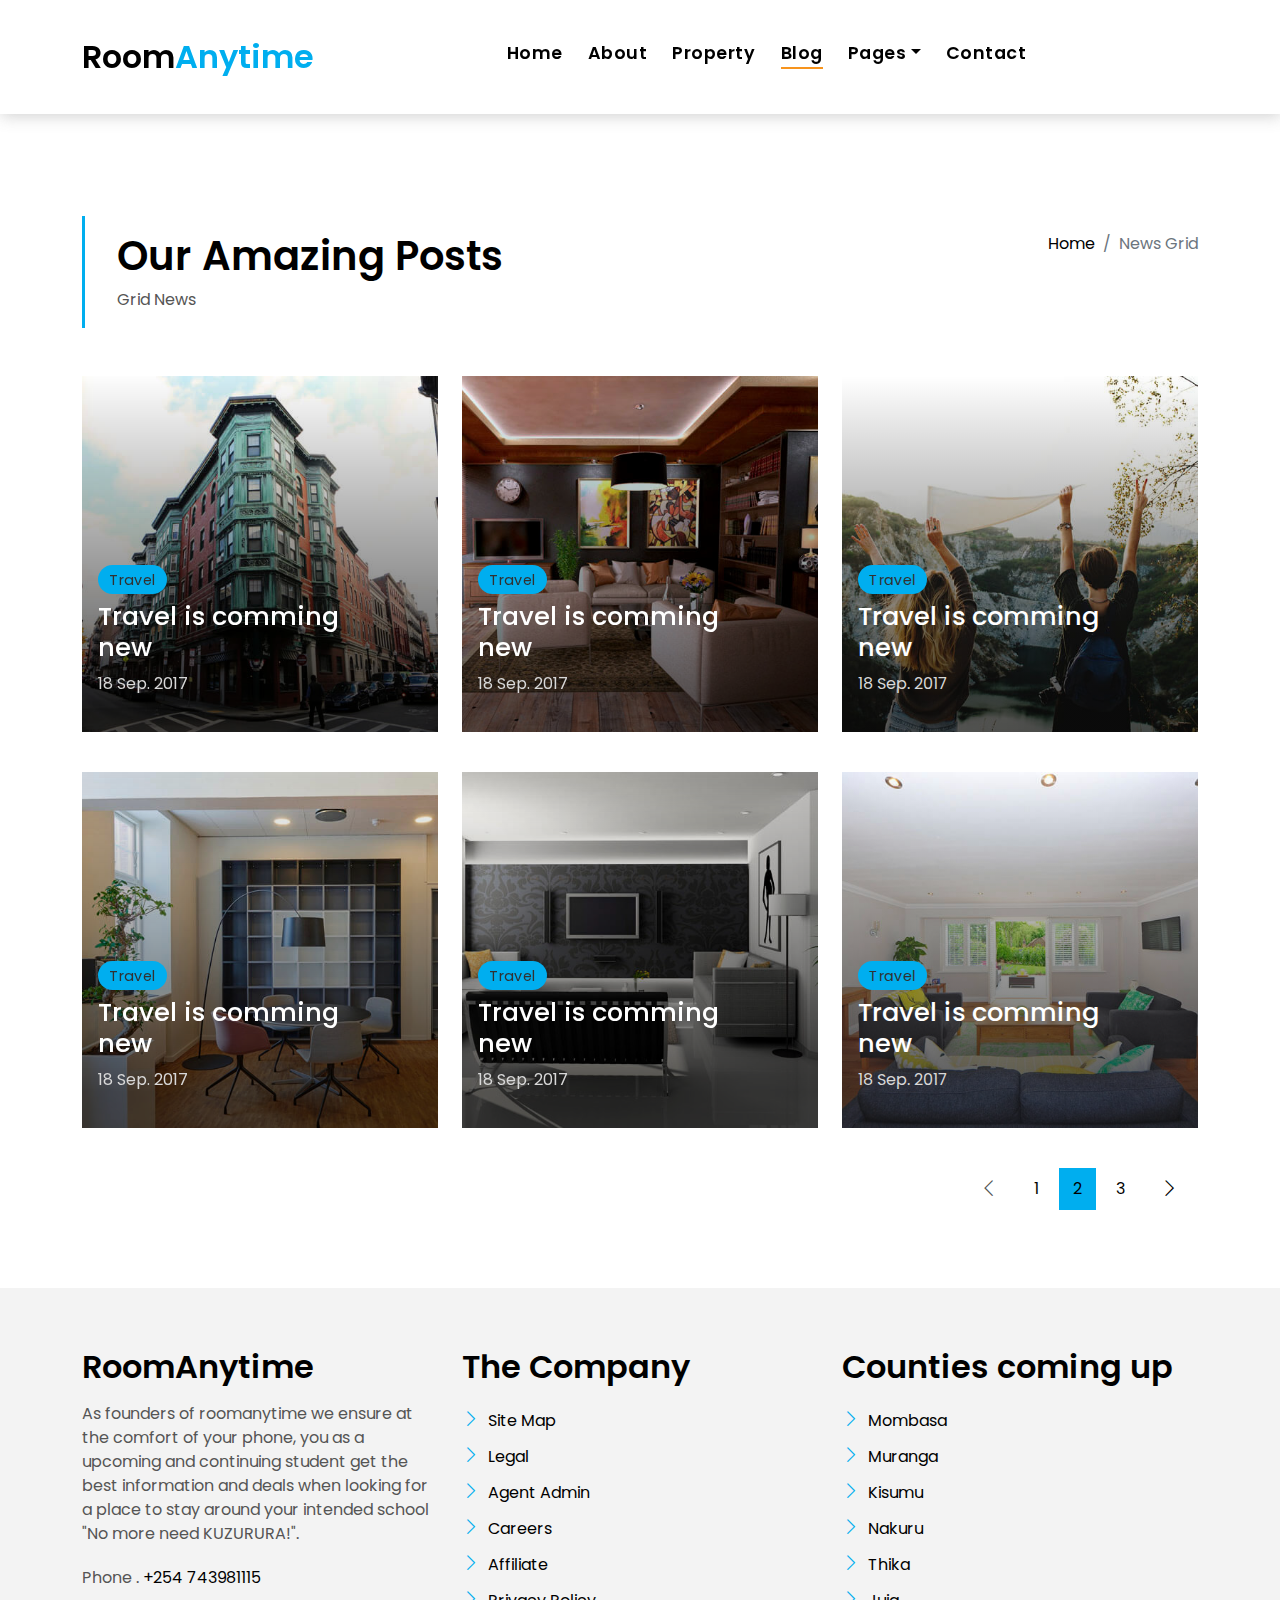
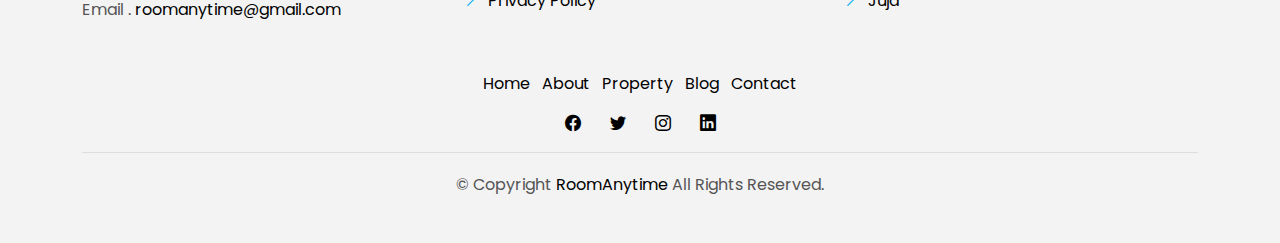
<file: blog-grid.html>
<!DOCTYPE html>
<html lang="en">

<head>
  <meta charset="utf-8">
  <meta content="width=device-width, initial-scale=1.0" name="viewport">

  <title>Blog-grid</title>
  <meta content="" name="description">
  <meta content="" name="keywords">

  <!-- Favicons -->
  <link href="assets/img/small rm.png" rel="icon">
  <link href="assets/img/apple-touch-icon.png" rel="apple-touch-icon">

  <!-- Google Fonts -->
  <link href="https://fonts.googleapis.com/css?family=Poppins:300,400,500,600,700" rel="stylesheet">

  <!-- Vendor CSS Files -->
  <link href="assets/vendor/animate.css/animate.min.css" rel="stylesheet">
  <link href="assets/vendor/bootstrap/css/bootstrap.min.css" rel="stylesheet">
  <link href="assets/vendor/bootstrap-icons/bootstrap-icons.css" rel="stylesheet">
  <link href="assets/vendor/swiper/swiper-bundle.min.css" rel="stylesheet">

  <!-- Template Main CSS File -->
  <link href="assets/css/style.css" rel="stylesheet">

 
</head>

<body>

  <!-- ======= Property Search Section ======= -->
  <div class="click-closed"></div>
  <!--/ Form Search Star /-->
  <div class="box-collapse">
    <div class="title-box-d">
      <h3 class="title-d">Search Property</h3>
    </div>
    <span class="close-box-collapse right-boxed bi bi-x"></span>
    <div class="box-collapse-wrap form">
      <form class="form-a">
        <div class="row">
          <div class="col-md-12 mb-2">
            <div class="form-group">
              <label class="pb-2" for="Type">Keyword</label>
              <input type="text" class="form-control form-control-lg form-control-a" placeholder="Keyword">
            </div>
          </div>
          <div class="col-md-6 mb-2">
            <div class="form-group mt-3">
              <label class="pb-2" for="Type">Type</label>
              <select class="form-control form-select form-control-a" id="Type">
                <option>All Type</option>
                <option>Apartments</option>
                <option>Hostel</option>
                <option>Open House</option>
              </select>
            </div>
          </div>
          <div class="col-md-6 mb-2">
            <div class="form-group mt-3">
              <label class="pb-2" for="city">City</label>
              <select class="form-control form-select form-control-a" id="city">
                <option>All City</option>
                <option>Nairobi</option>
                <option>Kiambu</option>
                <option>Kajiado</option>
                <option>Thika</option>
              </select>
            </div>
          </div>
          <div class="col-md-6 mb-2">
            <div class="form-group mt-3">
              <label class="pb-2" for="bedrooms">Bedrooms</label>
              <select class="form-control form-select form-control-a" id="bedrooms">
                <option>Bedsitter</option>
                <option>01</option>
                <option>02</option>
                <option>03</option>
              </select>
            </div>
          </div>
          <div class="col-md-6 mb-2">
            <div class="form-group mt-3">
              <label class="pb-2" for="garages">Sharing</label>
              <select class="form-control form-select form-control-a" id="garages">
                <option>None</option>
                <option>01</option>
                <option>02</option>
                <option>03</option>
                <option>04</option>
              </select>
            </div>
          </div>
          <div class="col-md-6 mb-2">
            <div class="form-group mt-3">
              <label class="pb-2" for="bathrooms">Bathroom</label>
              <select class="form-control form-select form-control-a" id="bathrooms">
                <option>Any</option>
                <option>01</option>
                <option>02</option>
                <option>03</option>
              </select>
            </div>
          </div>
          <div class="col-md-6 mb-2">
            <div class="form-group mt-3">
              <label class="pb-2" for="price">Min Price</label>
              <select class="form-control form-select form-control-a" id="price">
                <option>Unlimite</option>
                <option>Ksh 4000</option>
                <option>Ksh 10,000</option>
                <option>Ksh 15,000</option>
                <option>Ksh 20,000</option>
              </select>
            </div>
          </div>
          <div class="col-md-12">
            <button type="submit" class="btn btn-b">Search Property</button>
          </div>
        </div>
      </form>
    </div>
  </div><!-- End Property Search Section -->>

  <!-- ======= Header/Navbar ======= -->
  <nav class="navbar navbar-default navbar-trans navbar-expand-lg fixed-top">
    <div class="container">
      <button class="navbar-toggler collapsed" type="button" data-bs-toggle="collapse" data-bs-target="#navbarDefault" aria-controls="navbarDefault" aria-expanded="false" aria-label="Toggle navigation">
        <span></span>
        <span></span>
        <span></span>
      </button>
      <a class="navbar-brand text-brand" href="index.html">Room<span class="color-b">Anytime</span></a>

      <div class="navbar-collapse collapse justify-content-center" id="navbarDefault">
        <ul class="navbar-nav">

          <li class="nav-item">
            <a class="nav-link " href="index.html">Home</a>
          </li>

          <li class="nav-item">
            <a class="nav-link " href="about.html">About</a>
          </li>

          <li class="nav-item">
            <a class="nav-link " href="property-grid.html">Property</a>
          </li>

          <li class="nav-item">
            <a class="nav-link active" href="blog-grid.html">Blog</a>
          </li>

          <li class="nav-item dropdown">
            <a class="nav-link dropdown-toggle" href="#" id="navbarDropdown" role="button" data-bs-toggle="dropdown" aria-haspopup="true" aria-expanded="false">Pages</a>
            <div class="dropdown-menu">
              <!---- <a class="dropdown-item " href="property-single.html">Property Single</a>-->
              <!--<a class="dropdown-item " href="blog-single.html">Blog Single</a>-->
              <a class="dropdown-item " href="agents-grid.html">Property Owners</a>
              <a class="dropdown-item " href="agent-single.html">Agents</a>
            </div>
          </li>
          <li class="nav-item">
            <a class="nav-link " href="contact.html">Contact</a>
          </li>
        </ul>
      </div>

      <!--<button type="button" class="btn btn-b-n navbar-toggle-box navbar-toggle-box-collapse" data-bs-toggle="collapse" data-bs-target="#navbarTogglerDemo01">
        <i class="bi bi-search"></i>
      </button>-->

    </div>
  </nav><!-- End Header/Navbar -->

  <main id="main">

    <!-- ======= Intro Single ======= -->
    <section class="intro-single">
      <div class="container">
        <div class="row">
          <div class="col-md-12 col-lg-8">
            <div class="title-single-box">
              <h1 class="title-single">Our Amazing Posts</h1>
              <span class="color-text-a">Grid News</span>
            </div>
          </div>
          <div class="col-md-12 col-lg-4">
            <nav aria-label="breadcrumb" class="breadcrumb-box d-flex justify-content-lg-end">
              <ol class="breadcrumb">
                <li class="breadcrumb-item">
                  <a href="index.html">Home</a>
                </li>
                <li class="breadcrumb-item active" aria-current="page">
                  News Grid
                </li>
              </ol>
            </nav>
          </div>
        </div>
      </div>
    </section><!-- End Intro Single-->

    <!-- =======  Blog Grid ======= -->
    <section class="news-grid grid">
      <div class="container">
        <div class="row">
          <div class="col-md-4">
            <div class="card-box-b card-shadow news-box">
              <div class="img-box-b">
                <img src="assets/img/post-1.jpg" alt="" class="img-b img-fluid">
              </div>
              <div class="card-overlay">
                <div class="card-header-b">
                  <div class="card-category-b">
                    <a href="#" class="category-b">Travel</a>
                  </div>
                  <div class="card-title-b">
                    <h2 class="title-2">
                      <a href="blog-single.html">Travel is comming
                        <br> new</a>
                    </h2>
                  </div>
                  <div class="card-date">
                    <span class="date-b">18 Sep. 2017</span>
                  </div>
                </div>
              </div>
            </div>
          </div>
          <div class="col-md-4">
            <div class="card-box-b card-shadow news-box">
              <div class="img-box-b">
                <img src="assets/img/post-2.jpg" alt="" class="img-b img-fluid">
              </div>
              <div class="card-overlay">
                <div class="card-header-b">
                  <div class="card-category-b">
                    <a href="blog-single.html" class="category-b">Travel</a>
                  </div>
                  <div class="card-title-b">
                    <h2 class="title-2">
                      <a href="blog-single.html">Travel is comming
                        <br> new</a>
                    </h2>
                  </div>
                  <div class="card-date">
                    <span class="date-b">18 Sep. 2017</span>
                  </div>
                </div>
              </div>
            </div>
          </div>
          <div class="col-md-4">
            <div class="card-box-b card-shadow news-box">
              <div class="img-box-b">
                <img src="assets/img/post-3.jpg" alt="" class="img-b img-fluid">
              </div>
              <div class="card-overlay">
                <div class="card-header-b">
                  <div class="card-category-b">
                    <a href="#" class="category-b">Travel</a>
                  </div>
                  <div class="card-title-b">
                    <h2 class="title-2">
                      <a href="blog-single.html">Travel is comming
                        <br> new</a>
                    </h2>
                  </div>
                  <div class="card-date">
                    <span class="date-b">18 Sep. 2017</span>
                  </div>
                </div>
              </div>
            </div>
          </div>
          <div class="col-md-4">
            <div class="card-box-b card-shadow news-box">
              <div class="img-box-b">
                <img src="assets/img/post-4.jpg" alt="" class="img-b img-fluid">
              </div>
              <div class="card-overlay">
                <div class="card-header-b">
                  <div class="card-category-b">
                    <a href="#" class="category-b">Travel</a>
                  </div>
                  <div class="card-title-b">
                    <h2 class="title-2">
                      <a href="blog-single.html">Travel is comming
                        <br> new</a>
                    </h2>
                  </div>
                  <div class="card-date">
                    <span class="date-b">18 Sep. 2017</span>
                  </div>
                </div>
              </div>
            </div>
          </div>
          <div class="col-md-4">
            <div class="card-box-b card-shadow news-box">
              <div class="img-box-b">
                <img src="assets/img/post-5.jpg" alt="" class="img-b img-fluid">
              </div>
              <div class="card-overlay">
                <div class="card-header-b">
                  <div class="card-category-b">
                    <a href="#" class="category-b">Travel</a>
                  </div>
                  <div class="card-title-b">
                    <h2 class="title-2">
                      <a href="blog-single.html">Travel is comming
                        <br> new</a>
                    </h2>
                  </div>
                  <div class="card-date">
                    <span class="date-b">18 Sep. 2017</span>
                  </div>
                </div>
              </div>
            </div>
          </div>
          <div class="col-md-4">
            <div class="card-box-b card-shadow news-box">
              <div class="img-box-b">
                <img src="assets/img/post-6.jpg" alt="" class="img-b img-fluid">
              </div>
              <div class="card-overlay">
                <div class="card-header-b">
                  <div class="card-category-b">
                    <a href="#" class="category-b">Travel</a>
                  </div>
                  <div class="card-title-b">
                    <h2 class="title-2">
                      <a href="blog-single.html">Travel is comming
                        <br> new</a>
                    </h2>
                  </div>
                  <div class="card-date">
                    <span class="date-b">18 Sep. 2017</span>
                  </div>
                </div>
              </div>
            </div>
          </div>
        </div>
        <div class="row">
          <div class="col-sm-12">
            <nav class="pagination-a">
              <ul class="pagination justify-content-end">
                <li class="page-item disabled">
                  <a class="page-link" href="#" tabindex="-1">
                    <span class="bi bi-chevron-left"></span>
                  </a>
                </li>
                <li class="page-item">
                  <a class="page-link" href="#">1</a>
                </li>
                <li class="page-item active">
                  <a class="page-link" href="#">2</a>
                </li>
                <li class="page-item">
                  <a class="page-link" href="#">3</a>
                </li>
                <li class="page-item next">
                  <a class="page-link" href="#">
                    <span class="bi bi-chevron-right"></span>
                  </a>
                </li>
              </ul>
            </nav>
          </div>
        </div>
      </div>
    </section><!-- End Blog Grid-->

  </main><!-- End #main -->

  <!-- ======= Footer ======= -->
  <section class="section-footer">
    <div class="container">
      <div class="row">
        <div class="col-sm-12 col-md-4">
          <div class="widget-a">
            <div class="w-header-a">
              <h3 class="w-title-a text-brand">RoomAnytime</h3>
            </div>
            <div class="w-body-a">
              <p class="w-text-a color-text-a">
                As founders of roomanytime we ensure at the comfort of your phone, you as a upcoming and continuing student get the best information and deals when looking for a place to stay around your intended school
                <br>"No more need KUZURURA!".
              </p>
            </div>
            <div class="w-footer-a">
              <ul class="list-unstyled">
                <li class="color-a">
                  <span class="color-text-a">Phone .</span> +254 743981115
                </li>
                <li class="color-a">
                  <span class="color-text-a">Email .</span> roomanytime@gmail.com
                </li>
              </ul>
            </div>
          </div>
        </div>
        <div class="col-sm-12 col-md-4 section-md-t3">
          <div class="widget-a">
            <div class="w-header-a">
              <h3 class="w-title-a text-brand">The Company</h3>
            </div>
            <div class="w-body-a">
              <div class="w-body-a">
                <ul class="list-unstyled">
                  <li class="item-list-a">
                    <i class="bi bi-chevron-right"></i> <a href="#">Site Map</a>
                  </li>
                  <li class="item-list-a">
                    <i class="bi bi-chevron-right"></i> <a href="#">Legal</a>
                  </li>
                  <li class="item-list-a">
                    <i class="bi bi-chevron-right"></i> <a href="#">Agent Admin</a>
                  </li>
                  <li class="item-list-a">
                    <i class="bi bi-chevron-right"></i> <a href="#">Careers</a>
                  </li>
                  <li class="item-list-a">
                    <i class="bi bi-chevron-right"></i> <a href="#">Affiliate</a>
                  </li>
                  <li class="item-list-a">
                    <i class="bi bi-chevron-right"></i> <a href="#">Privacy Policy</a>
                  </li>
                </ul>
              </div>
            </div>
          </div>
        </div>
        <div class="col-sm-12 col-md-4 section-md-t3">
          <div class="widget-a">
            <div class="w-header-a">
              <h3 class="w-title-a text-brand">Counties coming up</h3>
            </div>
            <div class="w-body-a">
              <ul class="list-unstyled">
                <li class="item-list-a">
                  <i class="bi bi-chevron-right"></i> <a href="#">Mombasa</a>
                </li>
                <li class="item-list-a">
                  <i class="bi bi-chevron-right"></i> <a href="#">Muranga</a>
                </li>
                <li class="item-list-a">
                  <i class="bi bi-chevron-right"></i> <a href="#">Kisumu</a>
                </li>
                <li class="item-list-a">
                  <i class="bi bi-chevron-right"></i> <a href="#">Nakuru</a>
                </li>
                <li class="item-list-a">
                  <i class="bi bi-chevron-right"></i> <a href="#">Thika</a>
                </li>
                <li class="item-list-a">
                  <i class="bi bi-chevron-right"></i> <a href="#">Juja</a>
                </li>
              </ul>
            </div>
          </div>
        </div>
      </div>
    </div>
  </section>
  <footer>
    <div class="container">
      <div class="row">
        <div class="col-md-12">
          <nav class="nav-footer">
            <ul class="list-inline">
              <li class="list-inline-item">
                <a href="#">Home</a>
              </li>
              <li class="list-inline-item">
                <a href="#">About</a>
              </li>
              <li class="list-inline-item">
                <a href="#">Property</a>
              </li>
              <li class="list-inline-item">
                <a href="#">Blog</a>
              </li>
              <li class="list-inline-item">
                <a href="#">Contact</a>
              </li>
            </ul>
          </nav>
          <div class="socials-a">
            <ul class="list-inline">
              <li class="list-inline-item">
                <a href="#">
                  <i class="bi bi-facebook" aria-hidden="true"></i>
                </a>
              </li>
              <li class="list-inline-item">
                <a href="#">
                  <i class="bi bi-twitter" aria-hidden="true"></i>
                </a>
              </li>
              <li class="list-inline-item">
                <a href="#">
                  <i class="bi bi-instagram" aria-hidden="true"></i>
                </a>
              </li>
              <li class="list-inline-item">
                <a href="#">
                  <i class="bi bi-linkedin" aria-hidden="true"></i>
                </a>
              </li>
            </ul>
          </div>
          <div class="copyright-footer">
            <p class="copyright color-text-a">
              &copy; Copyright
              <span class="color-a">RoomAnytime</span> All Rights Reserved.
            </p>
          </div>
          <!--<div class="credits">
          </div>-->
        </div>
      </div>
    </div>
  </footer><!-- End  Footer -->

  <div id="preloader"></div>
  <a href="#" class="back-to-top d-flex align-items-center justify-content-center"><i class="bi bi-arrow-up-short"></i></a>

  <!-- Vendor JS Files -->
  <script src="assets/vendor/bootstrap/js/bootstrap.bundle.min.js"></script>
  <script src="assets/vendor/php-email-form/validate.js"></script>
  <script src="assets/vendor/swiper/swiper-bundle.min.js"></script>

  <!-- Template Main JS File -->
  <script src="assets/js/main.js"></script>

</body>

</html>
</file>
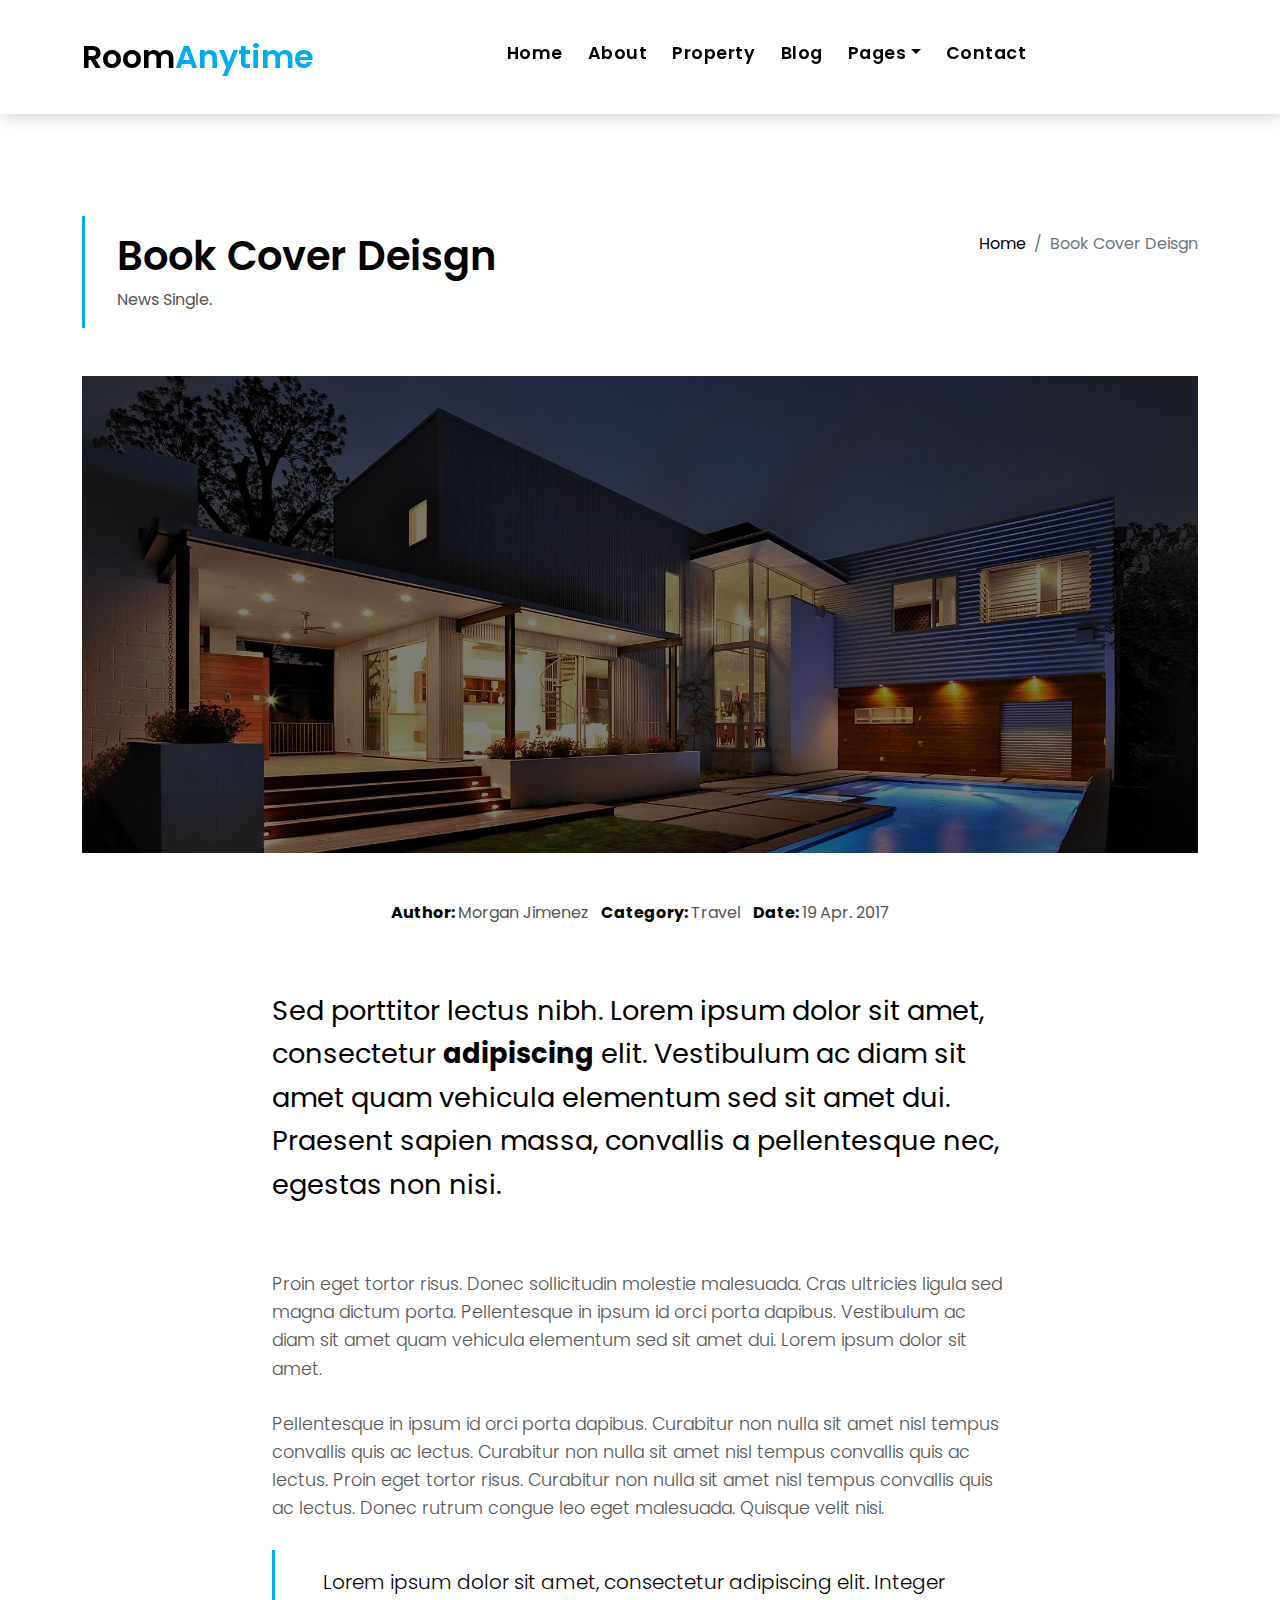
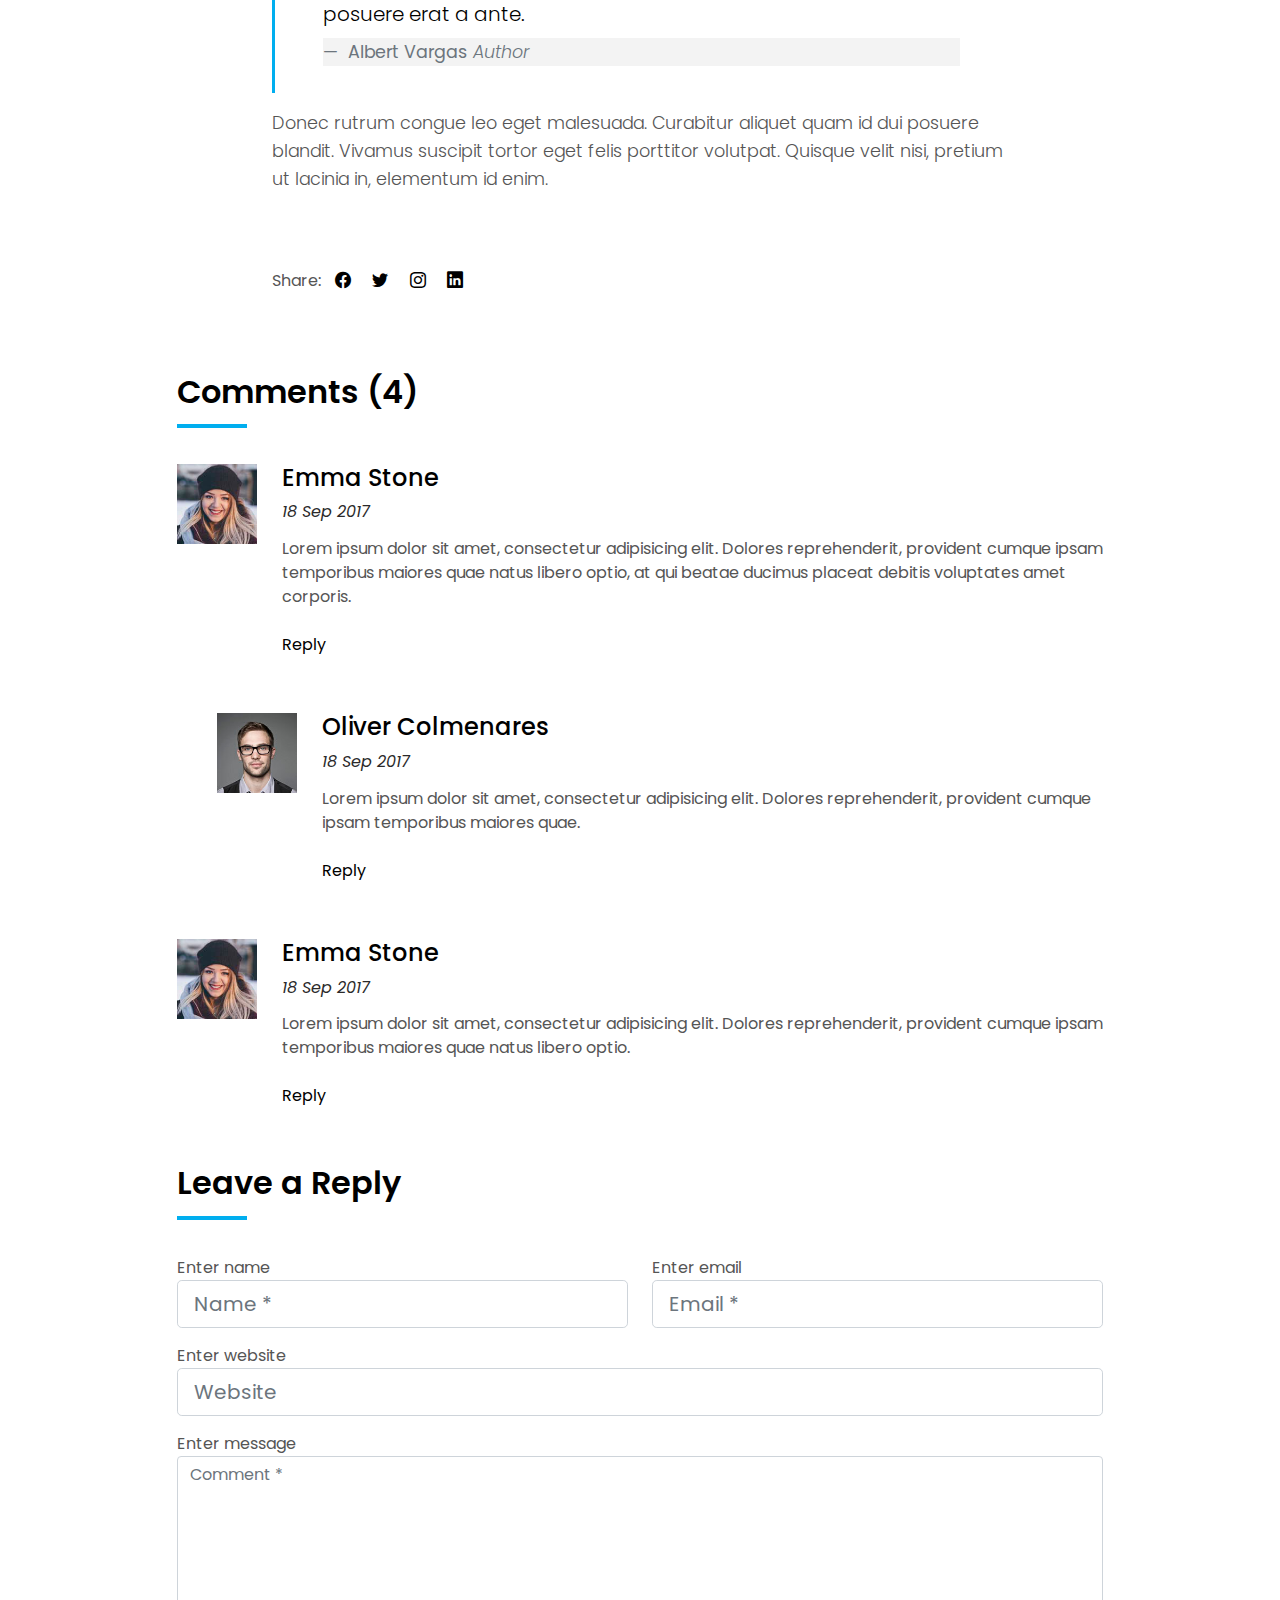
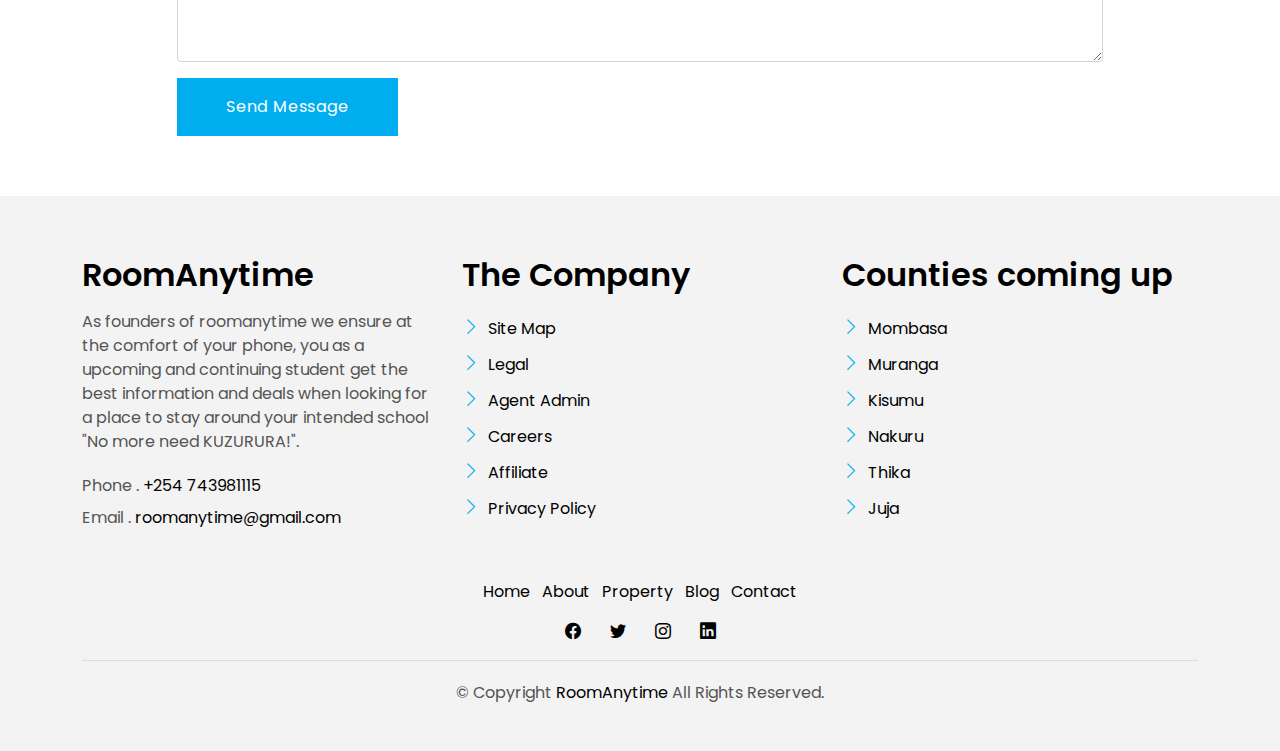
<file: blog-single.html>
<!DOCTYPE html>
<html lang="en">

<head>
  <meta charset="utf-8">
  <meta content="width=device-width, initial-scale=1.0" name="viewport">

  <title>Blog-single</title>
  <meta content="" name="description">
  <meta content="" name="keywords">

  <!-- Favicons -->
  <link href="assets/img/small rm.png" rel="icon">
  <link href="assets/img/apple-touch-icon.png" rel="apple-touch-icon">

  <!-- Google Fonts -->
  <link href="https://fonts.googleapis.com/css?family=Poppins:300,400,500,600,700" rel="stylesheet">

  <!-- Vendor CSS Files -->
  <link href="assets/vendor/animate.css/animate.min.css" rel="stylesheet">
  <link href="assets/vendor/bootstrap/css/bootstrap.min.css" rel="stylesheet">
  <link href="assets/vendor/bootstrap-icons/bootstrap-icons.css" rel="stylesheet">
  <link href="assets/vendor/swiper/swiper-bundle.min.css" rel="stylesheet">

  <!-- Template Main CSS File -->
  <link href="assets/css/style.css" rel="stylesheet">
</head>

<body>

  <!-- ======= Property Search Section ======= -->
  <div class="click-closed"></div>
  <!--/ Form Search Star /-->
  <div class="box-collapse">
    <div class="title-box-d">
      <h3 class="title-d">Search Property</h3>
    </div>
    <span class="close-box-collapse right-boxed bi bi-x"></span>
    <div class="box-collapse-wrap form">
      <form class="form-a">
        <div class="row">
          <div class="col-md-12 mb-2">
            <div class="form-group">
              <label class="pb-2" for="Type">Keyword</label>
              <input type="text" class="form-control form-control-lg form-control-a" placeholder="Keyword">
            </div>
          </div>
          <div class="col-md-6 mb-2">
            <div class="form-group mt-3">
              <label class="pb-2" for="Type">Type</label>
              <select class="form-control form-select form-control-a" id="Type">
                <option>All Type</option>
                <option>Apartments</option>
                <option>Hostel</option>
                <option>Open House</option>
              </select>
            </div>
          </div>
          <div class="col-md-6 mb-2">
            <div class="form-group mt-3">
              <label class="pb-2" for="city">City</label>
              <select class="form-control form-select form-control-a" id="city">
                <option>All City</option>
                <option>Nairobi</option>
                <option>Kiambu</option>
                <option>Kajiado</option>
                <option>Thika</option>
              </select>
            </div>
          </div>
          <div class="col-md-6 mb-2">
            <div class="form-group mt-3">
              <label class="pb-2" for="bedrooms">Bedrooms</label>
              <select class="form-control form-select form-control-a" id="bedrooms">
                <option>Bedsitter</option>
                <option>01</option>
                <option>02</option>
                <option>03</option>
              </select>
            </div>
          </div>
          <div class="col-md-6 mb-2">
            <div class="form-group mt-3">
              <label class="pb-2" for="garages">Sharing</label>
              <select class="form-control form-select form-control-a" id="garages">
                <option>None</option>
                <option>01</option>
                <option>02</option>
                <option>03</option>
                <option>04</option>
              </select>
            </div>
          </div>
          <div class="col-md-6 mb-2">
            <div class="form-group mt-3">
              <label class="pb-2" for="bathrooms">Bathroom</label>
              <select class="form-control form-select form-control-a" id="bathrooms">
                <option>Any</option>
                <option>01</option>
                <option>02</option>
                <option>03</option>
              </select>
            </div>
          </div>
          <div class="col-md-6 mb-2">
            <div class="form-group mt-3">
              <label class="pb-2" for="price">Min Price</label>
              <select class="form-control form-select form-control-a" id="price">
                <option>Unlimite</option>
                <option>Ksh 4000</option>
                <option>Ksh 10,000</option>
                <option>Ksh 15,000</option>
                <option>Ksh 20,000</option>
              </select>
            </div>
          </div>
          <div class="col-md-12">
            <button type="submit" class="btn btn-b">Search Property</button>
          </div>
        </div>
      </form>
    </div>
  </div><!-- End Property Search Section -->>

  <!-- ======= Header/Navbar ======= -->
  <nav class="navbar navbar-default navbar-trans navbar-expand-lg fixed-top">
    <div class="container">
      <button class="navbar-toggler collapsed" type="button" data-bs-toggle="collapse" data-bs-target="#navbarDefault" aria-controls="navbarDefault" aria-expanded="false" aria-label="Toggle navigation">
        <span></span>
        <span></span>
        <span></span>
      </button>
      <a class="navbar-brand text-brand" href="index.html">Room<span class="color-b">Anytime</span></a>

      <div class="navbar-collapse collapse justify-content-center" id="navbarDefault">
        <ul class="navbar-nav">

          <li class="nav-item">
            <a class="nav-link " href="index.html">Home</a>
          </li>

          <li class="nav-item">
            <a class="nav-link " href="about.html">About</a>
          </li>

          <li class="nav-item">
            <a class="nav-link " href="property-grid.html">Property</a>
          </li>

          <li class="nav-item">
            <a class="nav-link " href="blog-grid.html">Blog</a>
          </li>

          <li class="nav-item dropdown">
            <a class="nav-link dropdown-toggle" href="#" id="navbarDropdown" role="button" data-bs-toggle="dropdown" aria-haspopup="true" aria-expanded="false">Pages</a>
            <div class="dropdown-menu">
              <!---- <a class="dropdown-item " href="property-single.html">Property Single</a>-->
              <!--<a class="dropdown-item " href="blog-single.html">Blog Single</a>-->
              <a class="dropdown-item " href="agents-grid.html">Property Owners</a>
              <a class="dropdown-item " href="agent-single.html">Agents</a>
            </div>
          </li>
          <li class="nav-item">
            <a class="nav-link " href="contact.html">Contact</a>
          </li>
        </ul>
      </div>

      <!--<button type="button" class="btn btn-b-n navbar-toggle-box navbar-toggle-box-collapse" data-bs-toggle="collapse" data-bs-target="#navbarTogglerDemo01">
        <i class="bi bi-search"></i>
      </button>-->

    </div>
  </nav><!-- End Header/Navbar -->

  <main id="main">

    <!-- ======= Intro Single ======= -->
    <section class="intro-single">
      <div class="container">
        <div class="row">
          <div class="col-md-12 col-lg-8">
            <div class="title-single-box">
              <h1 class="title-single">Book Cover Deisgn</h1>
              <span class="color-text-a">News Single.</span>
            </div>
          </div>
          <div class="col-md-12 col-lg-4">
            <nav aria-label="breadcrumb" class="breadcrumb-box d-flex justify-content-lg-end">
              <ol class="breadcrumb">
                <li class="breadcrumb-item">
                  <a href="#">Home</a>
                </li>
                <li class="breadcrumb-item active" aria-current="page">
                  Book Cover Deisgn
                </li>
              </ol>
            </nav>
          </div>
        </div>
      </div>
    </section><!-- End Intro Single-->

    <!-- ======= Blog Single ======= -->
    <section class="news-single nav-arrow-b">
      <div class="container">
        <div class="row">
          <div class="col-sm-12">
            <div class="news-img-box">
              <img src="assets/img/slide-3.jpg" alt="" class="img-fluid">
            </div>
          </div>
          <div class="col-md-10 offset-md-1 col-lg-8 offset-lg-2">
            <div class="post-information">
              <ul class="list-inline text-center color-a">
                <li class="list-inline-item mr-2">
                  <strong>Author: </strong>
                  <span class="color-text-a">Morgan Jimenez</span>
                </li>
                <li class="list-inline-item mr-2">
                  <strong>Category: </strong>
                  <span class="color-text-a">Travel</span>
                </li>
                <li class="list-inline-item">
                  <strong>Date: </strong>
                  <span class="color-text-a">19 Apr. 2017</span>
                </li>
              </ul>
            </div>
            <div class="post-content color-text-a">
              <p class="post-intro">
                Sed porttitor lectus nibh. Lorem ipsum dolor sit amet, consectetur
                <strong>adipiscing</strong> elit. Vestibulum ac diam sit amet quam vehicula elementum sed sit amet dui.
                Praesent sapien massa, convallis a pellentesque nec, egestas non nisi.
              </p>
              <p>
                Proin eget tortor risus. Donec sollicitudin molestie malesuada. Cras ultricies ligula sed magna dictum
                porta. Pellentesque
                in ipsum id orci porta dapibus. Vestibulum ac diam sit amet quam vehicula elementum sed sit amet
                dui. Lorem ipsum dolor sit amet.
              </p>
              <p>
                Pellentesque in ipsum id orci porta dapibus. Curabitur non nulla sit amet nisl tempus convallis quis ac
                lectus. Curabitur
                non nulla sit amet nisl tempus convallis quis ac lectus. Proin eget tortor risus. Curabitur non
                nulla sit amet nisl tempus convallis quis ac lectus. Donec rutrum congue leo eget malesuada.
                Quisque velit nisi.
              </p>
              <blockquote class="blockquote">
                <p class="mb-4">Lorem ipsum dolor sit amet, consectetur adipiscing elit. Integer posuere erat a ante.</p>
                <footer class="blockquote-footer">
                  <strong>Albert Vargas</strong>
                  <cite title="Source Title">Author</cite>
                </footer>
              </blockquote>
              <p>
                Donec rutrum congue leo eget malesuada. Curabitur aliquet quam id dui posuere blandit. Vivamus suscipit
                tortor eget felis
                porttitor volutpat. Quisque velit nisi, pretium ut lacinia in, elementum id enim.
              </p>
            </div>
            <div class="post-footer">
              <div class="post-share">
                <span>Share: </span>
                <ul class="list-inline socials">
                  <li class="list-inline-item">
                    <a href="#">
                      <i class="bi bi-facebook" aria-hidden="true"></i>
                    </a>
                  </li>
                  <li class="list-inline-item">
                    <a href="#">
                      <i class="bi bi-twitter" aria-hidden="true"></i>
                    </a>
                  </li>
                  <li class="list-inline-item">
                    <a href="#">
                      <i class="bi bi-instagram" aria-hidden="true"></i>
                    </a>
                  </li>
                  <li class="list-inline-item">
                    <a href="#">
                      <i class="bi bi-linkedin" aria-hidden="true"></i>
                    </a>
                  </li>
                </ul>
              </div>
            </div>
          </div>
          <div class="col-md-10 offset-md-1 col-lg-10 offset-lg-1">
            <div class="title-box-d">
              <h3 class="title-d">Comments (4)</h3>
            </div>
            <div class="box-comments">
              <ul class="list-comments">
                <li>
                  <div class="comment-avatar">
                    <img src="assets/img/author-2.jpg" alt="">
                  </div>
                  <div class="comment-details">
                    <h4 class="comment-author">Emma Stone</h4>
                    <span>18 Sep 2017</span>
                    <p class="comment-description">
                      Lorem ipsum dolor sit amet, consectetur adipisicing elit. Dolores reprehenderit, provident cumque
                      ipsam temporibus maiores
                      quae natus libero optio, at qui beatae ducimus placeat debitis voluptates amet corporis.
                    </p>
                    <a href="3">Reply</a>
                  </div>
                </li>
                <li class="comment-children">
                  <div class="comment-avatar">
                    <img src="assets/img/author-1.jpg" alt="">
                  </div>
                  <div class="comment-details">
                    <h4 class="comment-author">Oliver Colmenares</h4>
                    <span>18 Sep 2017</span>
                    <p class="comment-description">
                      Lorem ipsum dolor sit amet, consectetur adipisicing elit. Dolores reprehenderit, provident cumque
                      ipsam temporibus maiores
                      quae.
                    </p>
                    <a href="3">Reply</a>
                  </div>
                </li>
                <li>
                  <div class="comment-avatar">
                    <img src="assets/img/author-2.jpg" alt="">
                  </div>
                  <div class="comment-details">
                    <h4 class="comment-author">Emma Stone</h4>
                    <span>18 Sep 2017</span>
                    <p class="comment-description">
                      Lorem ipsum dolor sit amet, consectetur adipisicing elit. Dolores reprehenderit, provident cumque
                      ipsam temporibus maiores
                      quae natus libero optio.
                    </p>
                    <a href="3">Reply</a>
                  </div>
                </li>
              </ul>
            </div>
            <div class="form-comments">
              <div class="title-box-d">
                <h3 class="title-d"> Leave a Reply</h3>
              </div>
              <form class="form-a">
                <div class="row">
                  <div class="col-md-6 mb-3">
                    <div class="form-group">
                      <label for="inputName">Enter name</label>
                      <input type="text" class="form-control form-control-lg form-control-a" id="inputName" placeholder="Name *" required>
                    </div>
                  </div>
                  <div class="col-md-6 mb-3">
                    <div class="form-group">
                      <label for="inputEmail1">Enter email</label>
                      <input type="email" class="form-control form-control-lg form-control-a" id="inputEmail1" placeholder="Email *" required>
                    </div>
                  </div>
                  <div class="col-md-12 mb-3">
                    <div class="form-group">
                      <label for="inputUrl">Enter website</label>
                      <input type="url" class="form-control form-control-lg form-control-a" id="inputUrl" placeholder="Website">
                    </div>
                  </div>
                  <div class="col-md-12 mb-3">
                    <div class="form-group">
                      <label for="textMessage">Enter message</label>
                      <textarea id="textMessage" class="form-control" placeholder="Comment *" name="message" cols="45" rows="8" required></textarea>
                    </div>
                  </div>
                  <div class="col-md-12">
                    <button type="submit" class="btn btn-a">Send Message</button>
                  </div>
                </div>
              </form>
            </div>
          </div>
        </div>
      </div>
    </section><!-- End Blog Single-->

  </main><!-- End #main -->

  <!-- ======= Footer ======= -->
  <section class="section-footer">
    <div class="container">
      <div class="row">
        <div class="col-sm-12 col-md-4">
          <div class="widget-a">
            <div class="w-header-a">
              <h3 class="w-title-a text-brand">RoomAnytime</h3>
            </div>
            <div class="w-body-a">
              <p class="w-text-a color-text-a">
                As founders of roomanytime we ensure at the comfort of your phone, you as a upcoming and continuing student get the best information and deals when looking for a place to stay around your intended school
                <br>"No more need KUZURURA!".
              </p>
            </div>
            <div class="w-footer-a">
              <ul class="list-unstyled">
                <li class="color-a">
                  <span class="color-text-a">Phone .</span> +254 743981115
                </li>
                <li class="color-a">
                  <span class="color-text-a">Email .</span> roomanytime@gmail.com
                </li>
              </ul>
            </div>
          </div>
        </div>
        <div class="col-sm-12 col-md-4 section-md-t3">
          <div class="widget-a">
            <div class="w-header-a">
              <h3 class="w-title-a text-brand">The Company</h3>
            </div>
            <div class="w-body-a">
              <div class="w-body-a">
                <ul class="list-unstyled">
                  <li class="item-list-a">
                    <i class="bi bi-chevron-right"></i> <a href="#">Site Map</a>
                  </li>
                  <li class="item-list-a">
                    <i class="bi bi-chevron-right"></i> <a href="#">Legal</a>
                  </li>
                  <li class="item-list-a">
                    <i class="bi bi-chevron-right"></i> <a href="#">Agent Admin</a>
                  </li>
                  <li class="item-list-a">
                    <i class="bi bi-chevron-right"></i> <a href="#">Careers</a>
                  </li>
                  <li class="item-list-a">
                    <i class="bi bi-chevron-right"></i> <a href="#">Affiliate</a>
                  </li>
                  <li class="item-list-a">
                    <i class="bi bi-chevron-right"></i> <a href="#">Privacy Policy</a>
                  </li>
                </ul>
              </div>
            </div>
          </div>
        </div>
        <div class="col-sm-12 col-md-4 section-md-t3">
          <div class="widget-a">
            <div class="w-header-a">
              <h3 class="w-title-a text-brand">Counties coming up</h3>
            </div>
            <div class="w-body-a">
              <ul class="list-unstyled">
                <li class="item-list-a">
                  <i class="bi bi-chevron-right"></i> <a href="#">Mombasa</a>
                </li>
                <li class="item-list-a">
                  <i class="bi bi-chevron-right"></i> <a href="#">Muranga</a>
                </li>
                <li class="item-list-a">
                  <i class="bi bi-chevron-right"></i> <a href="#">Kisumu</a>
                </li>
                <li class="item-list-a">
                  <i class="bi bi-chevron-right"></i> <a href="#">Nakuru</a>
                </li>
                <li class="item-list-a">
                  <i class="bi bi-chevron-right"></i> <a href="#">Thika</a>
                </li>
                <li class="item-list-a">
                  <i class="bi bi-chevron-right"></i> <a href="#">Juja</a>
                </li>
              </ul>
            </div>
          </div>
        </div>
      </div>
    </div>
  </section>
  <footer>
    <div class="container">
      <div class="row">
        <div class="col-md-12">
          <nav class="nav-footer">
            <ul class="list-inline">
              <li class="list-inline-item">
                <a href="#">Home</a>
              </li>
              <li class="list-inline-item">
                <a href="#">About</a>
              </li>
              <li class="list-inline-item">
                <a href="#">Property</a>
              </li>
              <li class="list-inline-item">
                <a href="#">Blog</a>
              </li>
              <li class="list-inline-item">
                <a href="#">Contact</a>
              </li>
            </ul>
          </nav>
          <div class="socials-a">
            <ul class="list-inline">
              <li class="list-inline-item">
                <a href="#">
                  <i class="bi bi-facebook" aria-hidden="true"></i>
                </a>
              </li>
              <li class="list-inline-item">
                <a href="#">
                  <i class="bi bi-twitter" aria-hidden="true"></i>
                </a>
              </li>
              <li class="list-inline-item">
                <a href="#">
                  <i class="bi bi-instagram" aria-hidden="true"></i>
                </a>
              </li>
              <li class="list-inline-item">
                <a href="#">
                  <i class="bi bi-linkedin" aria-hidden="true"></i>
                </a>
              </li>
            </ul>
          </div>
          <div class="copyright-footer">
            <p class="copyright color-text-a">
              &copy; Copyright
              <span class="color-a">RoomAnytime</span> All Rights Reserved.
            </p>
          </div>
          <!--<div class="credits">
          </div>-->
        </div>
      </div>
    </div>
  </footer><!-- End  Footer -->

  <div id="preloader"></div>
  <a href="#" class="back-to-top d-flex align-items-center justify-content-center"><i class="bi bi-arrow-up-short"></i></a>

  <!-- Vendor JS Files -->
  <script src="assets/vendor/bootstrap/js/bootstrap.bundle.min.js"></script>
  <script src="assets/vendor/php-email-form/validate.js"></script>
  <script src="assets/vendor/swiper/swiper-bundle.min.js"></script>

  <!-- Template Main JS File -->
  <script src="assets/js/main.js"></script>

</body>

</html>
</file>
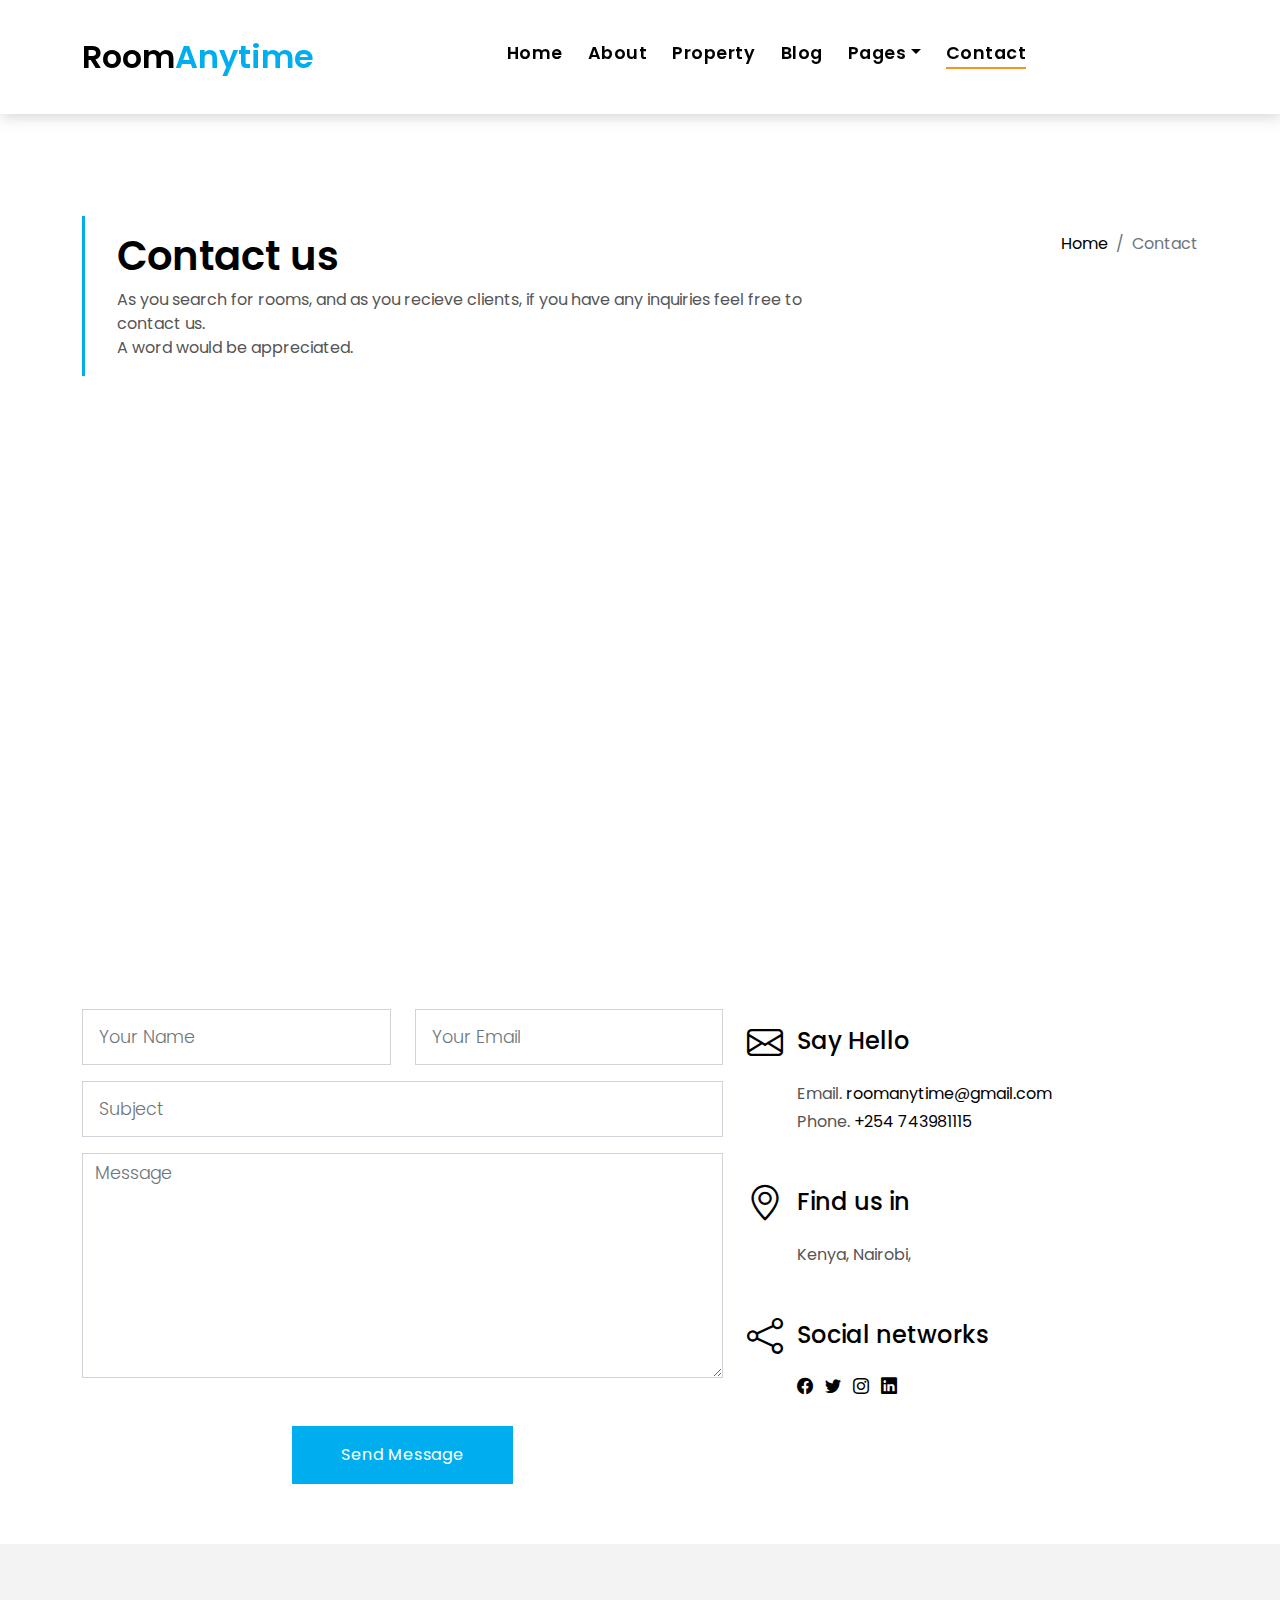
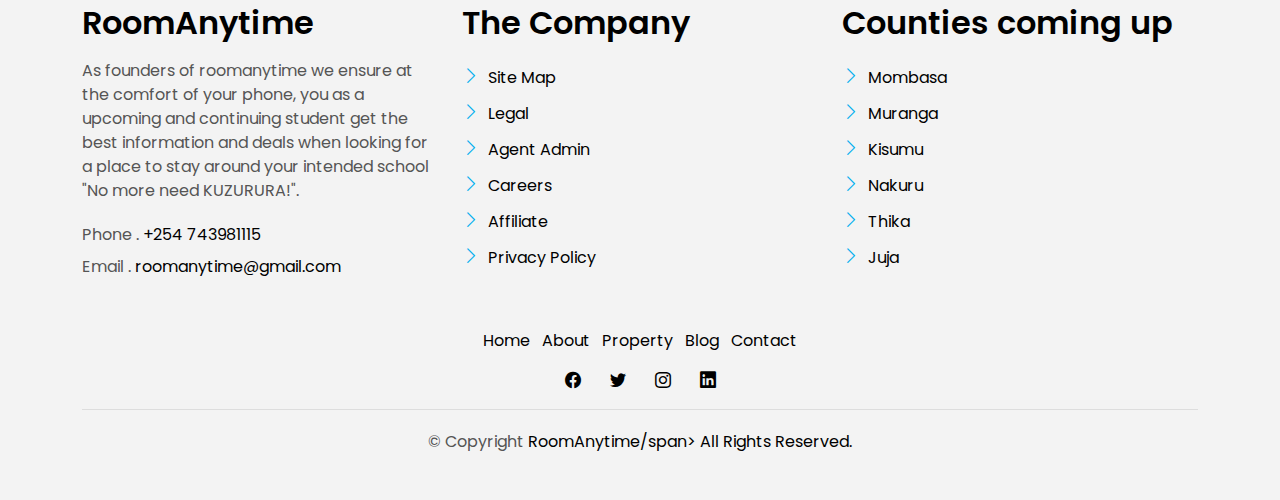
<file: contact.html>
<!DOCTYPE html>
<html lang="en">

<head>
  <meta charset="utf-8">
  <meta content="width=device-width, initial-scale=1.0" name="viewport">

  <title>Contact Us</title>
  <meta content="" name="description">
  <meta content="" name="keywords">

  <!-- Favicons -->
  <link href="assets/img/small rm.png" rel="icon">
  <link href="assets/img/large_roomanytime_0.png" rel="apple-touch-icon">

  <!-- Google Fonts -->
  <link href="https://fonts.googleapis.com/css?family=Poppins:300,400,500,600,700" rel="stylesheet">

  <!-- Vendor CSS Files -->
  <link href="assets/vendor/animate.css/animate.min.css" rel="stylesheet">
  <link href="assets/vendor/bootstrap/css/bootstrap.min.css" rel="stylesheet">
  <link href="assets/vendor/bootstrap-icons/bootstrap-icons.css" rel="stylesheet">
  <link href="assets/vendor/swiper/swiper-bundle.min.css" rel="stylesheet">

  <!-- Template Main CSS File -->
  <link href="assets/css/style.css" rel="stylesheet">

</head>

<body>

  <!-- ======= Property Search Section ======= -->
  <!--<div class="click-closed"></div>-->
  <!--/ Form Search Star /-->
  <!--<div class="box-collapse">
    <div class="title-box-d">
       <h3 class="title-d">Search Property</h3>
    </div>
    <span class="close-box-collapse right-boxed bi bi-x"></span>
    <div class="box-collapse-wrap form">
      <form class="form-a">
        <div class="row">
          <div class="col-md-12 mb-2">
            <div class="form-group">
              <label class="pb-2" for="Type">Keyword</label>
              <input type="text" class="form-control form-control-lg form-control-a" placeholder="Keyword">
            </div>
          </div>
          <div class="col-md-6 mb-2">
            <div class="form-group mt-3">
              <label class="pb-2" for="Type">Type</label>
              <select class="form-control form-select form-control-a" id="Type">
                <option>All Type</option>
                <option>Apartments</option>
                <option>Hostel</option>
                <option>Open House</option>
              </select>
            </div>
          </div>
          <div class="col-md-6 mb-2">
            <div class="form-group mt-3">
              <label class="pb-2" for="city">City</label>
              <select class="form-control form-select form-control-a" id="city">
                <option>All City</option>
                <option>Nairobi</option>
                <option>Kiambu</option>
                <option>Kajiado</option>
                <option>Thika</option>
              </select>
            </div>
          </div>
          <div class="col-md-6 mb-2">
            <div class="form-group mt-3">
              <label class="pb-2" for="bedrooms">Bedrooms</label>
              <select class="form-control form-select form-control-a" id="bedrooms">
                <option>Bedsitter</option>
                <option>01</option>
                <option>02</option>
                <option>03</option>
              </select>
            </div>
          </div>
          <div class="col-md-6 mb-2">
            <div class="form-group mt-3">
              <label class="pb-2" for="garages">Sharing</label>
              <select class="form-control form-select form-control-a" id="garages">
                <option>None</option>
                <option>01</option>
                <option>02</option>
                <option>03</option>
                <option>04</option>
              </select>
            </div>
          </div>
          <div class="col-md-6 mb-2">
            <div class="form-group mt-3">
              <label class="pb-2" for="bathrooms">Bathroom</label>
              <select class="form-control form-select form-control-a" id="bathrooms">
                <option>Any</option>
                <option>01</option>
                <option>02</option>
                <option>03</option>
              </select>
            </div>
          </div>
          <div class="col-md-6 mb-2">
            <div class="form-group mt-3">
              <label class="pb-2" for="price">Min Price</label>
              <select class="form-control form-select form-control-a" id="price">
                <option>Unlimite</option>
                <option>Ksh 4000</option>
                <option>Ksh 10,000</option>
                <option>Ksh 15,000</option>
                <option>Ksh 20,000</option>
              </select>
            </div>
          </div>
          <div class="col-md-12">
            <button type="submit" class="btn btn-b">Search Property</button>
          </div>
        </div>
      </form>
    </div>
  </div> End Property Search Section -->>

  <!-- ======= Header/Navbar ======= -->
  <nav class="navbar navbar-default navbar-trans navbar-expand-lg fixed-top">
    <div class="container">
      <button class="navbar-toggler collapsed" type="button" data-bs-toggle="collapse" data-bs-target="#navbarDefault" aria-controls="navbarDefault" aria-expanded="false" aria-label="Toggle navigation">
        <span></span>
        <span></span>
        <span></span>
      </button>
      <a class="navbar-brand text-brand" href="index.html">Room<span class="color-b">Anytime</span></a>

      <div class="navbar-collapse collapse justify-content-center" id="navbarDefault">
        <ul class="navbar-nav">

          <li class="nav-item">
            <a class="nav-link " href="index.html">Home</a>
          </li>

          <li class="nav-item">
            <a class="nav-link " href="about.html">About</a>
          </li>

          <li class="nav-item">
            <a class="nav-link " href="property-grid.html">Property</a>
          </li>

          <li class="nav-item">
            <a class="nav-link " href="blog-grid.html">Blog</a>
          </li>

          <li class="nav-item dropdown">
            <a class="nav-link dropdown-toggle" href="#" id="navbarDropdown" role="button" data-bs-toggle="dropdown" aria-haspopup="true" aria-expanded="false">Pages</a>
            <div class="dropdown-menu">
             <!---- <a class="dropdown-item " href="property-single.html">Property Single</a>-->
              <!--<a class="dropdown-item " href="blog-single.html">Blog Single</a>-->
              <a class="dropdown-item " href="agents-grid.html">Property Owners</a>
              <a class="dropdown-item " href="agent-single.html">Agents</a>
            </div>
          </li>
          <li class="nav-item">
            <a class="nav-link active" href="contact.html">Contact</a>
          </li>
        </ul>
      </div>

      <!--<button type="button" class="btn btn-b-n navbar-toggle-box navbar-toggle-box-collapse" data-bs-toggle="collapse" data-bs-target="#navbarTogglerDemo01">
        <i class="bi bi-search"></i>
      </button>-->

    </div>
  </nav><!-- End Header/Navbar -->

  <main id="main">

    <!-- ======= Intro Single ======= -->
    <section class="intro-single">
      <div class="container">
        <div class="row">
          <div class="col-md-12 col-lg-8">
            <div class="title-single-box">
              <h1 class="title-single">Contact us</h1>
              <span class="color-text-a">As you search for rooms, and as you recieve clients, if you have any inquiries feel free to contact us.
                <br>A word would be appreciated.</span>
            </div>
          </div>
          <div class="col-md-12 col-lg-4">
            <nav aria-label="breadcrumb" class="breadcrumb-box d-flex justify-content-lg-end">
              <ol class="breadcrumb">
                <li class="breadcrumb-item">
                  <a href="index.html">Home</a>
                </li>
                <li class="breadcrumb-item active" aria-current="page">
                  Contact
                </li>
              </ol>
            </nav>
          </div>
        </div>
      </div>
    </section><!-- End Intro Single-->

    <!-- ======= Contact Single ======= -->
    <section class="contact">
      <div class="container">
        <div class="row">
          <div class="col-sm-12">
            <div class="contact-map box">
              <div id="map" class="contact-map">
                <iframe src="https://www.google.com/maps/embed?pb=!1m18!1m12!1m3!1d3022.1422937950147!2d-73.98731968482413!3d40.75889497932681!2m3!1f0!2f0!3f0!3m2!1i1024!2i768!4f13.1!3m3!1m2!1s0x89c25855c6480299%3A0x55194ec5a1ae072e!2sTimes+Square!5e0!3m2!1ses-419!2sve!4v1510329142834" width="100%" height="450" frameborder="0" style="border:0" allowfullscreen></iframe>
              </div>
            </div>
          </div>
          <div class="col-sm-12 section-t8">
            <div class="row">
              <div class="col-md-7">
                <form action="forms/contact.php" method="post" role="form" class="php-email-form">
                  <div class="row">
                    <div class="col-md-6 mb-3">
                      <div class="form-group">
                        <input type="text" name="name" class="form-control form-control-lg form-control-a" placeholder="Your Name" required>
                      </div>
                    </div>
                    <div class="col-md-6 mb-3">
                      <div class="form-group">
                        <input name="email" type="email" class="form-control form-control-lg form-control-a" placeholder="Your Email" required>
                      </div>
                    </div>
                    <div class="col-md-12 mb-3">
                      <div class="form-group">
                        <input type="text" name="subject" class="form-control form-control-lg form-control-a" placeholder="Subject" required>
                      </div>
                    </div>
                    <div class="col-md-12">
                      <div class="form-group">
                        <textarea name="message" class="form-control" name="message" cols="45" rows="8" placeholder="Message" required></textarea>
                      </div>
                    </div>
                    <div class="col-md-12 my-3">
                      <div class="mb-3">
                        <div class="loading">Loading</div>
                        <div class="error-message"></div>
                        <div class="sent-message">Your message has been sent. Thank you!</div>
                      </div>
                    </div>

                    <div class="col-md-12 text-center">
                      <button type="submit" class="btn btn-a">Send Message</button>
                    </div>
                  </div>
                </form>
              </div>
              <div class="col-md-5 section-md-t3">
                <div class="icon-box section-b2">
                  <div class="icon-box-icon">
                    <span class="bi bi-envelope"></span>
                  </div>
                  <div class="icon-box-content table-cell">
                    <div class="icon-box-title">
                      <h4 class="icon-title">Say Hello</h4>
                    </div>
                    <div class="icon-box-content">
                      <p class="mb-1">Email.
                        <span class="color-a">roomanytime@gmail.com</span>
                      </p>
                      <p class="mb-1">Phone.
                        <span class="color-a">+254 743981115</span>
                      </p>
                    </div>
                  </div>
                </div>
                <div class="icon-box section-b2">
                  <div class="icon-box-icon">
                    <span class="bi bi-geo-alt"></span>
                  </div>
                  <div class="icon-box-content table-cell">
                    <div class="icon-box-title">
                      <h4 class="icon-title">Find us in</h4>
                    </div>
                    <div class="icon-box-content">
                      <p class="mb-1">
                        Kenya, Nairobi,
                        <br> 
                      </p>
                    </div>
                  </div>
                </div>
                <div class="icon-box">
                  <div class="icon-box-icon">
                    <span class="bi bi-share"></span>
                  </div>
                  <div class="icon-box-content table-cell">
                    <div class="icon-box-title">
                      <h4 class="icon-title">Social networks</h4>
                    </div>
                    <div class="icon-box-content">
                      <div class="socials-footer">
                        <ul class="list-inline">
                          <li class="list-inline-item">
                            <a href="#" class="link-one">
                              <i class="bi bi-facebook" aria-hidden="true"></i>
                            </a>
                          </li>
                          <li class="list-inline-item">
                            <a href="#" class="link-one">
                              <i class="bi bi-twitter" aria-hidden="true"></i>
                            </a>
                          </li>
                          <li class="list-inline-item">
                            <a href="#" class="link-one">
                              <i class="bi bi-instagram" aria-hidden="true"></i>
                            </a>
                          </li>
                          <li class="list-inline-item">
                            <a href="#" class="link-one">
                              <i class="bi bi-linkedin" aria-hidden="true"></i>
                            </a>
                          </li>
                        </ul>
                      </div>
                    </div>
                  </div>
                </div>
              </div>
            </div>
          </div>
        </div>
      </div>
    </section><!-- End Contact Single-->

  </main><!-- End #main -->

  <!-- ======= Footer ======= -->
  <section class="section-footer">
    <div class="container">
      <div class="row">
        <div class="col-sm-12 col-md-4">
          <div class="widget-a">
            <div class="w-header-a">
              <h3 class="w-title-a text-brand">RoomAnytime</h3>
            </div>
            <div class="w-body-a">
              <p class="w-text-a color-text-a">
                As founders of roomanytime we ensure at the comfort of your phone, you as a upcoming and continuing student get the best information and deals when looking for a place to stay around your intended school
                <br>"No more need KUZURURA!".
              </p>
            </div>
            <div class="w-footer-a">
              <ul class="list-unstyled">
                <li class="color-a">
                  <span class="color-text-a">Phone .</span> +254 743981115
                </li>
                <li class="color-a">
                  <span class="color-text-a">Email .</span> roomanytime@gmail.com
                </li>
              </ul>
            </div>
          </div>
        </div>
        <div class="col-sm-12 col-md-4 section-md-t3">
          <div class="widget-a">
            <div class="w-header-a">
              <h3 class="w-title-a text-brand">The Company</h3>
            </div>
            <div class="w-body-a">
              <div class="w-body-a">
                <ul class="list-unstyled">
                  <li class="item-list-a">
                    <i class="bi bi-chevron-right"></i> <a href="#">Site Map</a>
                  </li>
                  <li class="item-list-a">
                    <i class="bi bi-chevron-right"></i> <a href="#">Legal</a>
                  </li>
                  <li class="item-list-a">
                    <i class="bi bi-chevron-right"></i> <a href="#">Agent Admin</a>
                  </li>
                  <li class="item-list-a">
                    <i class="bi bi-chevron-right"></i> <a href="#">Careers</a>
                  </li>
                  <li class="item-list-a">
                    <i class="bi bi-chevron-right"></i> <a href="#">Affiliate</a>
                  </li>
                  <li class="item-list-a">
                    <i class="bi bi-chevron-right"></i> <a href="#">Privacy Policy</a>
                  </li>
                </ul>
              </div>
            </div>
          </div>
        </div>
        <div class="col-sm-12 col-md-4 section-md-t3">
          <div class="widget-a">
            <div class="w-header-a">
              <h3 class="w-title-a text-brand">Counties coming up</h3>
            </div>
            <div class="w-body-a">
              <ul class="list-unstyled">
                <li class="item-list-a">
                  <i class="bi bi-chevron-right"></i> <a href="#">Mombasa</a>
                </li>
                <li class="item-list-a">
                  <i class="bi bi-chevron-right"></i> <a href="#">Muranga</a>
                </li>
                <li class="item-list-a">
                  <i class="bi bi-chevron-right"></i> <a href="#">Kisumu</a>
                </li>
                <li class="item-list-a">
                  <i class="bi bi-chevron-right"></i> <a href="#">Nakuru</a>
                </li>
                <li class="item-list-a">
                  <i class="bi bi-chevron-right"></i> <a href="#">Thika</a>
                </li>
                <li class="item-list-a">
                  <i class="bi bi-chevron-right"></i> <a href="#">Juja</a>
                </li>
              </ul>
            </div>
          </div>
        </div>
      </div>
    </div>
  </section>
  <footer>
    <div class="container">
      <div class="row">
        <div class="col-md-12">
          <nav class="nav-footer">
            <ul class="list-inline">
              <li class="list-inline-item">
                <a href="#">Home</a>
              </li>
              <li class="list-inline-item">
                <a href="#">About</a>
              </li>
              <li class="list-inline-item">
                <a href="#">Property</a>
              </li>
              <li class="list-inline-item">
                <a href="#">Blog</a>
              </li>
              <li class="list-inline-item">
                <a href="#">Contact</a>
              </li>
            </ul>
          </nav>
          <div class="socials-a">
            <ul class="list-inline">
              <li class="list-inline-item">
                <a href="#">
                  <i class="bi bi-facebook" aria-hidden="true"></i>
                </a>
              </li>
              <li class="list-inline-item">
                <a href="#">
                  <i class="bi bi-twitter" aria-hidden="true"></i>
                </a>
              </li>
              <li class="list-inline-item">
                <a href="#">
                  <i class="bi bi-instagram" aria-hidden="true"></i>
                </a>
              </li>
              <li class="list-inline-item">
                <a href="#">
                  <i class="bi bi-linkedin" aria-hidden="true"></i>
                </a>
              </li>
            </ul>
          </div>
          <div class="copyright-footer">
            <p class="copyright color-text-a">
              &copy; Copyright
              <span class="color-a">RoomAnytime/span> All Rights Reserved.
            </p>
          </div>
          <!--<div class="credits">
          </div>-->
        </div>
      </div>
    </div>
  </footer><!-- End  Footer -->

  <div id="preloader"></div>
  <a href="#" class="back-to-top d-flex align-items-center justify-content-center"><i class="bi bi-arrow-up-short"></i></a>

  <!-- Vendor JS Files -->
  <script src="assets/vendor/bootstrap/js/bootstrap.bundle.min.js"></script>
  <script src="assets/vendor/php-email-form/validate.js"></script>
  <script src="assets/vendor/swiper/swiper-bundle.min.js"></script>

  <!-- Template Main JS File -->
  <script src="assets/js/main.js"></script>

</body>

</html>
</file>
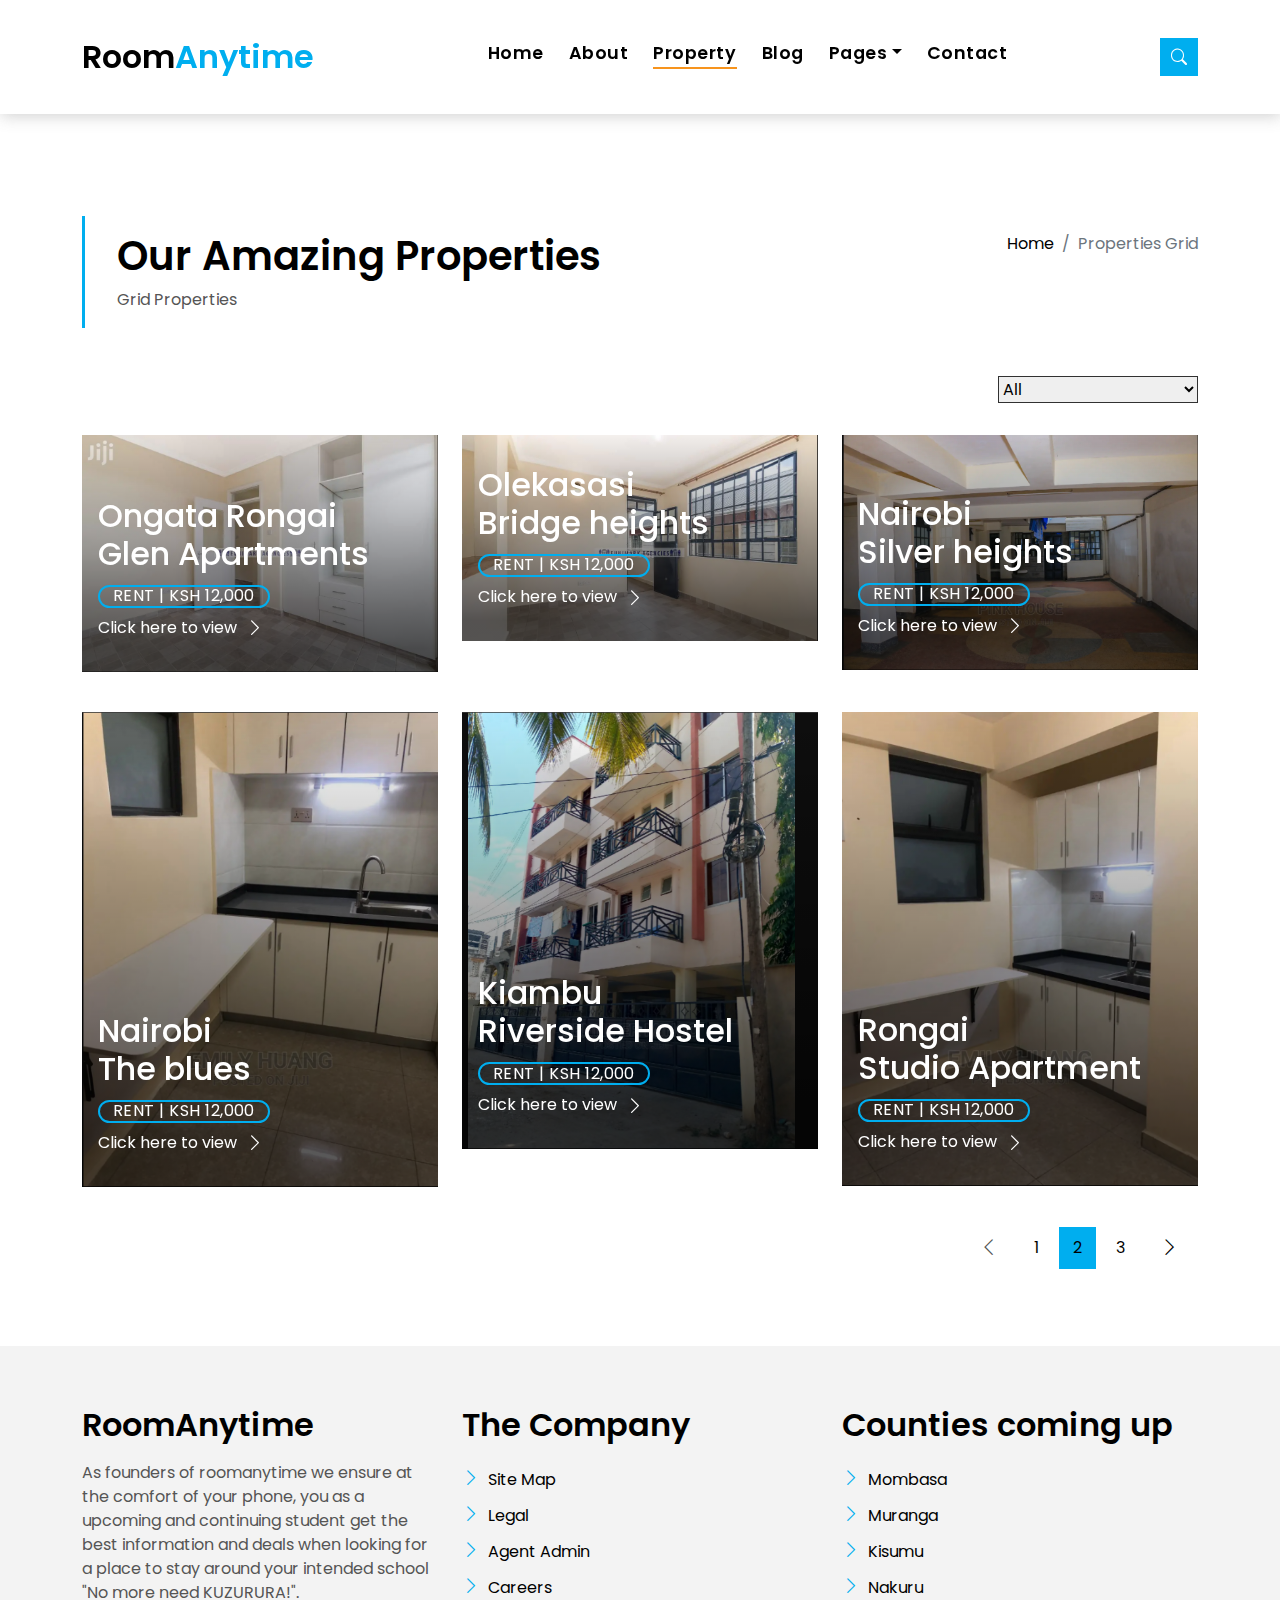
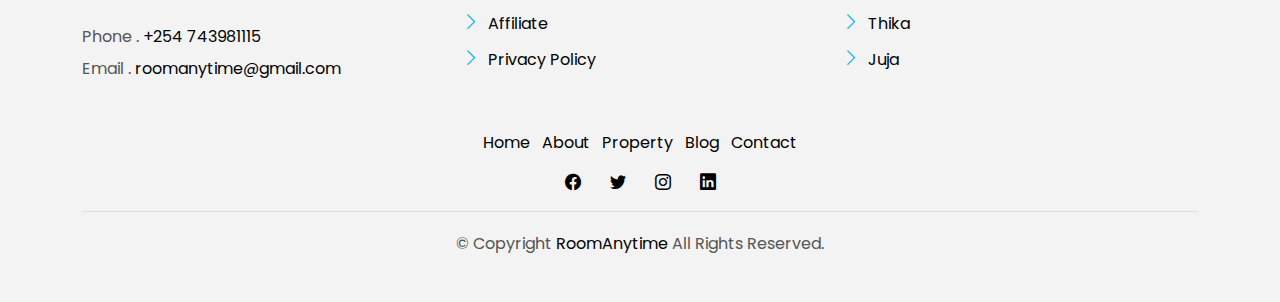
<file: property-grid.html>
<!DOCTYPE html>
<html lang="en">

<head>
  <meta charset="utf-8">
  <meta content="width=device-width, initial-scale=1.0" name="viewport">

  <title>property-grid</title>
  <meta content="" name="description">
  <meta content="" name="keywords">

  <!-- Favicons -->
  <link href="assets/img/small rm.png" rel="icon">
  <link href="assets/img/apple-touch-icon.png" rel="apple-touch-icon">

  <!-- Google Fonts -->
  <link href="https://fonts.googleapis.com/css?family=Poppins:300,400,500,600,700" rel="stylesheet">

  <!-- Vendor CSS Files -->
  <link href="assets/vendor/animate.css/animate.min.css" rel="stylesheet">
  <link href="assets/vendor/bootstrap/css/bootstrap.min.css" rel="stylesheet">
  <link href="assets/vendor/bootstrap-icons/bootstrap-icons.css" rel="stylesheet">
  <link href="assets/vendor/swiper/swiper-bundle.min.css" rel="stylesheet">

  <!-- Template Main CSS File -->
  <link href="assets/css/style.css" rel="stylesheet">

</head>

<body>

  <!-- ======= Property Search Section ======= -->
  <div class="click-closed"></div>
  <!--/ Form Search Star /-->
  <div class="box-collapse">
    <div class="title-box-d">
      <h3 class="title-d">Search Property</h3>
    </div>
    <span class="close-box-collapse right-boxed bi bi-x"></span>
    <div class="box-collapse-wrap form">
      <form class="form-a">
        <div class="row">
          <div class="col-md-12 mb-2">
            <div class="form-group">
              <label class="pb-2" for="Type">Keyword</label>
              <input type="text" class="form-control form-control-lg form-control-a" placeholder="Keyword">
            </div>
          </div>
          <div class="col-md-6 mb-2">
            <div class="form-group mt-3">
              <label class="pb-2" for="Type">Type</label>
              <select class="form-control form-select form-control-a" id="Type">
                <option>All Type</option>
                <option>Apartments</option>
                <option>Hostel</option>
                <option>Open House</option>
              </select>
            </div>
          </div>
          <div class="col-md-6 mb-2">
            <div class="form-group mt-3">
              <label class="pb-2" for="city">City</label>
              <select class="form-control form-select form-control-a" id="city">
                <option>All City</option>
                <option>Nairobi</option>
                <option>Kiambu</option>
                <option>Kajiado</option>
                <option>Thika</option>
              </select>
            </div>
          </div>
          <div class="col-md-6 mb-2">
            <div class="form-group mt-3">
              <label class="pb-2" for="bedrooms">Bedrooms</label>
              <select class="form-control form-select form-control-a" id="bedrooms">
                <option>Bedsitter</option>
                <option>01</option>
                <option>02</option>
                <option>03</option>
              </select>
            </div>
          </div>
          <div class="col-md-6 mb-2">
            <div class="form-group mt-3">
              <label class="pb-2" for="garages">Sharing</label>
              <select class="form-control form-select form-control-a" id="garages">
                <option>None</option>
                <option>01</option>
                <option>02</option>
                <option>03</option>
                <option>04</option>
              </select>
            </div>
          </div>
          <div class="col-md-6 mb-2">
            <div class="form-group mt-3">
              <label class="pb-2" for="bathrooms">Bathroom</label>
              <select class="form-control form-select form-control-a" id="bathrooms">
                <option>Any</option>
                <option>01</option>
                <option>02</option>
                <option>03</option>
              </select>
            </div>
          </div>
          <div class="col-md-6 mb-2">
            <div class="form-group mt-3">
              <label class="pb-2" for="price">Min Price</label>
              <select class="form-control form-select form-control-a" id="price">
                <option>Unlimite</option>
                <option>Ksh 4000</option>
                <option>Ksh 10,000</option>
                <option>Ksh 15,000</option>
                <option>Ksh 20,000</option>
              </select>
            </div>
          </div>
          <div class="col-md-12">
            <button type="submit" class="btn btn-b">Search Property</button>
          </div>
        </div>
      </form>
    </div>
  </div><!-- End Property Search Section -->>

  <!-- ======= Header/Navbar ======= -->
  <nav class="navbar navbar-default navbar-trans navbar-expand-lg fixed-top">
    <div class="container">
      <button class="navbar-toggler collapsed" type="button" data-bs-toggle="collapse" data-bs-target="#navbarDefault" aria-controls="navbarDefault" aria-expanded="false" aria-label="Toggle navigation">
        <span></span>
        <span></span>
        <span></span>
      </button>
      <a class="navbar-brand text-brand" href="index.html">Room<span class="color-b">Anytime</span></a>

      <div class="navbar-collapse collapse justify-content-center" id="navbarDefault">
        <ul class="navbar-nav">

          <li class="nav-item">
            <a class="nav-link " href="index.html">Home</a>
          </li>

          <li class="nav-item">
            <a class="nav-link " href="about.html">About</a>
          </li>

          <li class="nav-item">
            <a class="nav-link active" href="property-grid.html">Property</a>
          </li>

          <li class="nav-item">
            <a class="nav-link " href="blog-grid.html">Blog</a>
          </li>

          <li class="nav-item dropdown">
            <a class="nav-link dropdown-toggle" href="#" id="navbarDropdown" role="button" data-bs-toggle="dropdown" aria-haspopup="true" aria-expanded="false">Pages</a>
            <div class="dropdown-menu">
             <!---- <a class="dropdown-item " href="property-single.html">Property Single</a>-->
              <!--<a class="dropdown-item " href="blog-single.html">Blog Single</a>-->
              <a class="dropdown-item " href="agents-grid.html">Property Owners</a>
              <a class="dropdown-item " href="agent-single.html">Agents</a>
            </div>
          </li>
          <li class="nav-item">
            <a class="nav-link " href="contact.html">Contact</a>
          </li>
        </ul>
      </div>

      <button type="button" class="btn btn-b-n navbar-toggle-box navbar-toggle-box-collapse" data-bs-toggle="collapse" data-bs-target="#navbarTogglerDemo01">
        <i class="bi bi-search"></i>
      </button>

    </div>
  </nav><!-- End Header/Navbar -->

  <main id="main">

    <!-- ======= Intro Single ======= -->
    <section class="intro-single">
      <div class="container">
        <div class="row">
          <div class="col-md-12 col-lg-8">
            <div class="title-single-box">
              <h1 class="title-single">Our Amazing Properties</h1>
              <span class="color-text-a">Grid Properties</span>
            </div>
          </div>
          <div class="col-md-12 col-lg-4">
            <nav aria-label="breadcrumb" class="breadcrumb-box d-flex justify-content-lg-end">
              <ol class="breadcrumb">
                <li class="breadcrumb-item">
                  <a href="#">Home</a>
                </li>
                <li class="breadcrumb-item active" aria-current="page">
                  Properties Grid
                </li>
              </ol>
            </nav>
          </div>
        </div>
      </div>
    </section><!-- End Intro Single-->

    <!-- ======= Property Grid ======= -->
    <section class="property-grid grid">
      <div class="container">
        <div class="row">
          <div class="col-sm-12">
            <div class="grid-option">
              <form>
                <select class="custom-select">
                  <option selected>All</option>
                  <option value="1">New to Old</option>
                  <option value="2">For Rent</option>
                  <option value="3">For Sale</option>
                </select>
              </form>
            </div>
          </div>
          <div class="col-md-4">
            <div class="card-box-a card-shadow">
              <div class="img-box-a">
                <img src="assets/img/property-10-k.png" alt="" class="img-a img-fluid">
              </div>
              <div class="card-overlay">
                <div class="card-overlay-a-content">
                  <div class="card-header-a">
                    <h2 class="card-title-a">
                      <a href="#">Ongata Rongai
                        <br /> Glen Apartments</a>
                    </h2>
                  </div>
                  <div class="card-body-a">
                    <div class="price-box d-flex">
                      <span class="price-a">rent | Ksh 12,000</span>
                    </div>
                    <a href="property-single.html" class="link-a">Click here to view
                      <span class="bi bi-chevron-right"></span>
                    </a>
                  </div>
                  <div class="card-footer-a">
                    <ul class="card-info d-flex justify-content-around">
                      <li>
                        <h4 class="card-info-title">Area</h4>
                        <span>340m
                          <sup>2</sup>
                        </span>
                      </li>
                      <li>
                        <h4 class="card-info-title">Beds</h4>
                        <span>2</span>
                      </li>
                      <li>
                        <h4 class="card-info-title">Baths</h4>
                        <span>4</span>
                      </li>
                      <li>
                        <h4 class="card-info-title">Garages</h4>
                        <span>1</span>
                      </li>
                    </ul>
                  </div>
                </div>
              </div>
            </div>
          </div>
          <div class="col-md-4">
            <div class="card-box-a card-shadow">
              <div class="img-box-a">
                <img src="assets/img/property-8-k.png" alt="" class="img-a img-fluid">
              </div>
              <div class="card-overlay">
                <div class="card-overlay-a-content">
                  <div class="card-header-a">
                    <h2 class="card-title-a">
                      <a href="#">Olekasasi
                        <br /> Bridge heights</a>
                    </h2>
                  </div>
                  <div class="card-body-a">
                    <div class="price-box d-flex">
                      <span class="price-a">rent | Ksh 12,000</span>
                    </div>
                    <a href="property-single.html" class="link-a">Click here to view
                      <span class="bi bi-chevron-right"></span>
                    </a>
                  </div>
                  <div class="card-footer-a">
                    <ul class="card-info d-flex justify-content-around">
                      <li>
                        <h4 class="card-info-title">Area</h4>
                        <span>340m
                          <sup>2</sup>
                        </span>
                      </li>
                      <li>
                        <h4 class="card-info-title">Beds</h4>
                        <span>2</span>
                      </li>
                      <li>
                        <h4 class="card-info-title">Baths</h4>
                        <span>4</span>
                      </li>
                      <li>
                        <h4 class="card-info-title">Garages</h4>
                        <span>1</span>
                      </li>
                    </ul>
                  </div>
                </div>
              </div>
            </div>
          </div>
          <div class="col-md-4">
            <div class="card-box-a card-shadow">
              <div class="img-box-a">
                <img src="assets/img/property-6-k.png" alt="" class="img-a img-fluid">
              </div>
              <div class="card-overlay">
                <div class="card-overlay-a-content">
                  <div class="card-header-a">
                    <h2 class="card-title-a">
                      <a href="#">Nairobi
                        <br /> Silver heights</a>
                    </h2>
                  </div>
                  <div class="card-body-a">
                    <div class="price-box d-flex">
                      <span class="price-a">rent | Ksh 12,000</span>
                    </div>
                    <a href="property-single.html" class="link-a">Click here to view
                      <span class="bi bi-chevron-right"></span>
                    </a>
                  </div>
                  <div class="card-footer-a">
                    <ul class="card-info d-flex justify-content-around">
                      <li>
                        <h4 class="card-info-title">Area</h4>
                        <span>340m
                          <sup>2</sup>
                        </span>
                      </li>
                      <li>
                        <h4 class="card-info-title">Beds</h4>
                        <span>2</span>
                      </li>
                      <li>
                        <h4 class="card-info-title">Baths</h4>
                        <span>4</span>
                      </li>
                      <li>
                        <h4 class="card-info-title">Garages</h4>
                        <span>1</span>
                      </li>
                    </ul>
                  </div>
                </div>
              </div>
            </div>
          </div>
          <div class="col-md-4">
            <div class="card-box-a card-shadow">
              <div class="img-box-a">
                <img src="assets/img/property-7-k.png" alt="" class="img-a img-fluid">
              </div>
              <div class="card-overlay">
                <div class="card-overlay-a-content">
                  <div class="card-header-a">
                    <h2 class="card-title-a">
                      <a href="#">Nairobi
                        <br /> The blues</a>
                    </h2>
                  </div>
                  <div class="card-body-a">
                    <div class="price-box d-flex">
                      <span class="price-a">rent | Ksh 12,000</span>
                    </div>
                    <a href="property-single.html" class="link-a">Click here to view
                      <span class="bi bi-chevron-right"></span>
                    </a>
                  </div>
                  <div class="card-footer-a">
                    <ul class="card-info d-flex justify-content-around">
                      <li>
                        <h4 class="card-info-title">Area</h4>
                        <span>340m
                          <sup>2</sup>
                        </span>
                      </li>
                      <li>
                        <h4 class="card-info-title">Beds</h4>
                        <span>2</span>
                      </li>
                      <li>
                        <h4 class="card-info-title">Baths</h4>
                        <span>4</span>
                      </li>
                      <li>
                        <h4 class="card-info-title">Garages</h4>
                        <span>1</span>
                      </li>
                    </ul>
                  </div>
                </div>
              </div>
            </div>
          </div>
          <div class="col-md-4">
            <div class="card-box-a card-shadow">
              <div class="img-box-a">
                <img src="assets/img/property-3-k.png" alt="" class="img-a img-fluid">
              </div>
              <div class="card-overlay">
                <div class="card-overlay-a-content">
                  <div class="card-header-a">
                    <h2 class="card-title-a">
                      <a href="#">Kiambu
                        <br /> Riverside Hostel</a>
                    </h2>
                  </div>
                  <div class="card-body-a">
                    <div class="price-box d-flex">
                      <span class="price-a">rent | Ksh 12,000</span>
                    </div>
                    <a href="property-single.html" class="link-a">Click here to view
                      <span class="bi bi-chevron-right"></span>
                    </a>
                  </div>
                  <div class="card-footer-a">
                    <ul class="card-info d-flex justify-content-around">
                      <li>
                        <h4 class="card-info-title">Area</h4>
                        <span>340m
                          <sup>2</sup>
                        </span>
                      </li>
                      <li>
                        <h4 class="card-info-title">Beds</h4>
                        <span>2</span>
                      </li>
                      <li>
                        <h4 class="card-info-title">Baths</h4>
                        <span>4</span>
                      </li>
                      <li>
                        <h4 class="card-info-title">Garages</h4>
                        <span>1</span>
                      </li>
                    </ul>
                  </div>
                </div>
              </div>
            </div>
          </div>
          <div class="col-md-4">
            <div class="card-box-a card-shadow">
              <div class="img-box-a">
                <img src="assets/img/property-12-k.png" alt="" class="img-a img-fluid">
              </div>
              <div class="card-overlay">
                <div class="card-overlay-a-content">
                  <div class="card-header-a">
                    <h2 class="card-title-a">
                      <a href="#">Rongai
                        <br /> Studio Apartment</a>
                    </h2>
                  </div>
                  <div class="card-body-a">
                    <div class="price-box d-flex">
                      <span class="price-a">rent | Ksh 12,000</span>
                    </div>
                    <a href="property-single.html" class="link-a">Click here to view
                      <span class="bi bi-chevron-right"></span>
                    </a>
                  </div>
                  <div class="card-footer-a">
                    <ul class="card-info d-flex justify-content-around">
                      <li>
                        <h4 class="card-info-title">Area</h4>
                        <span>340m
                          <sup>2</sup>
                        </span>
                      </li>
                      <li>
                        <h4 class="card-info-title">Beds</h4>
                        <span>2</span>
                      </li>
                      <li>
                        <h4 class="card-info-title">Baths</h4>
                        <span>4</span>
                      </li>
                      <li>
                        <h4 class="card-info-title">Garages</h4>
                        <span>1</span>
                      </li>
                    </ul>
                  </div>
                </div>
              </div>
            </div>
          </div>
        </div>
        <div class="row">
          <div class="col-sm-12">
            <nav class="pagination-a">
              <ul class="pagination justify-content-end">
                <li class="page-item disabled">
                  <a class="page-link" href="#" tabindex="-1">
                    <span class="bi bi-chevron-left"></span>
                  </a>
                </li>
                <li class="page-item">
                  <a class="page-link" href="#">1</a>
                </li>
                <li class="page-item active">
                  <a class="page-link" href="#">2</a>
                </li>
                <li class="page-item">
                  <a class="page-link" href="#">3</a>
                </li>
                <li class="page-item next">
                  <a class="page-link" href="#">
                    <span class="bi bi-chevron-right"></span>
                  </a>
                </li>
              </ul>
            </nav>
          </div>
        </div>
      </div>
    </section><!-- End Property Grid Single-->

  </main><!-- End #main -->

  <!-- ======= Footer ======= -->
  <section class="section-footer">
    <div class="container">
      <div class="row">
        <div class="col-sm-12 col-md-4">
          <div class="widget-a">
            <div class="w-header-a">
              <h3 class="w-title-a text-brand">RoomAnytime</h3>
            </div>
            <div class="w-body-a">
              <p class="w-text-a color-text-a">
                As founders of roomanytime we ensure at the comfort of your phone, you as a upcoming and continuing student get the best information and deals when looking for a place to stay around your intended school
                <br>"No more need KUZURURA!".
              </p>
            </div>
            <div class="w-footer-a">
              <ul class="list-unstyled">
                <li class="color-a">
                  <span class="color-text-a">Phone .</span> +254 743981115
                </li>
                <li class="color-a">
                  <span class="color-text-a">Email .</span> roomanytime@gmail.com
                </li>
              </ul>
            </div>
          </div>
        </div>
        <div class="col-sm-12 col-md-4 section-md-t3">
          <div class="widget-a">
            <div class="w-header-a">
              <h3 class="w-title-a text-brand">The Company</h3>
            </div>
            <div class="w-body-a">
              <div class="w-body-a">
                <ul class="list-unstyled">
                  <li class="item-list-a">
                    <i class="bi bi-chevron-right"></i> <a href="#">Site Map</a>
                  </li>
                  <li class="item-list-a">
                    <i class="bi bi-chevron-right"></i> <a href="#">Legal</a>
                  </li>
                  <li class="item-list-a">
                    <i class="bi bi-chevron-right"></i> <a href="#">Agent Admin</a>
                  </li>
                  <li class="item-list-a">
                    <i class="bi bi-chevron-right"></i> <a href="#">Careers</a>
                  </li>
                  <li class="item-list-a">
                    <i class="bi bi-chevron-right"></i> <a href="#">Affiliate</a>
                  </li>
                  <li class="item-list-a">
                    <i class="bi bi-chevron-right"></i> <a href="#">Privacy Policy</a>
                  </li>
                </ul>
              </div>
            </div>
          </div>
        </div>
        <div class="col-sm-12 col-md-4 section-md-t3">
          <div class="widget-a">
            <div class="w-header-a">
              <h3 class="w-title-a text-brand">Counties coming up</h3>
            </div>
            <div class="w-body-a">
              <ul class="list-unstyled">
                <li class="item-list-a">
                  <i class="bi bi-chevron-right"></i> <a href="#">Mombasa</a>
                </li>
                <li class="item-list-a">
                  <i class="bi bi-chevron-right"></i> <a href="#">Muranga</a>
                </li>
                <li class="item-list-a">
                  <i class="bi bi-chevron-right"></i> <a href="#">Kisumu</a>
                </li>
                <li class="item-list-a">
                  <i class="bi bi-chevron-right"></i> <a href="#">Nakuru</a>
                </li>
                <li class="item-list-a">
                  <i class="bi bi-chevron-right"></i> <a href="#">Thika</a>
                </li>
                <li class="item-list-a">
                  <i class="bi bi-chevron-right"></i> <a href="#">Juja</a>
                </li>
              </ul>
            </div>
          </div>
        </div>
      </div>
    </div>
  </section>
  <footer>
    <div class="container">
      <div class="row">
        <div class="col-md-12">
          <nav class="nav-footer">
            <ul class="list-inline">
              <li class="list-inline-item">
                <a href="#">Home</a>
              </li>
              <li class="list-inline-item">
                <a href="#">About</a>
              </li>
              <li class="list-inline-item">
                <a href="#">Property</a>
              </li>
              <li class="list-inline-item">
                <a href="#">Blog</a>
              </li>
              <li class="list-inline-item">
                <a href="#">Contact</a>
              </li>
            </ul>
          </nav>
          <div class="socials-a">
            <ul class="list-inline">
              <li class="list-inline-item">
                <a href="#">
                  <i class="bi bi-facebook" aria-hidden="true"></i>
                </a>
              </li>
              <li class="list-inline-item">
                <a href="#">
                  <i class="bi bi-twitter" aria-hidden="true"></i>
                </a>
              </li>
              <li class="list-inline-item">
                <a href="#">
                  <i class="bi bi-instagram" aria-hidden="true"></i>
                </a>
              </li>
              <li class="list-inline-item">
                <a href="#">
                  <i class="bi bi-linkedin" aria-hidden="true"></i>
                </a>
              </li>
            </ul>
          </div>
          <div class="copyright-footer">
            <p class="copyright color-text-a">
              &copy; Copyright
              <span class="color-a">RoomAnytime</span> All Rights Reserved.
            </p>
          </div>
         <!---- <div class="credits">
            
          </div>-->
        </div>
      </div>
    </div>
  </footer><!-- End  Footer -->

  <div id="preloader"></div>
  <a href="#" class="back-to-top d-flex align-items-center justify-content-center"><i class="bi bi-arrow-up-short"></i></a>

  <!-- Vendor JS Files -->
  <script src="assets/vendor/bootstrap/js/bootstrap.bundle.min.js"></script>
  <script src="assets/vendor/php-email-form/validate.js"></script>
  <script src="assets/vendor/swiper/swiper-bundle.min.js"></script>

  <!-- Template Main JS File -->
  <script src="assets/js/main.js"></script>

</body>

</html>
</file>
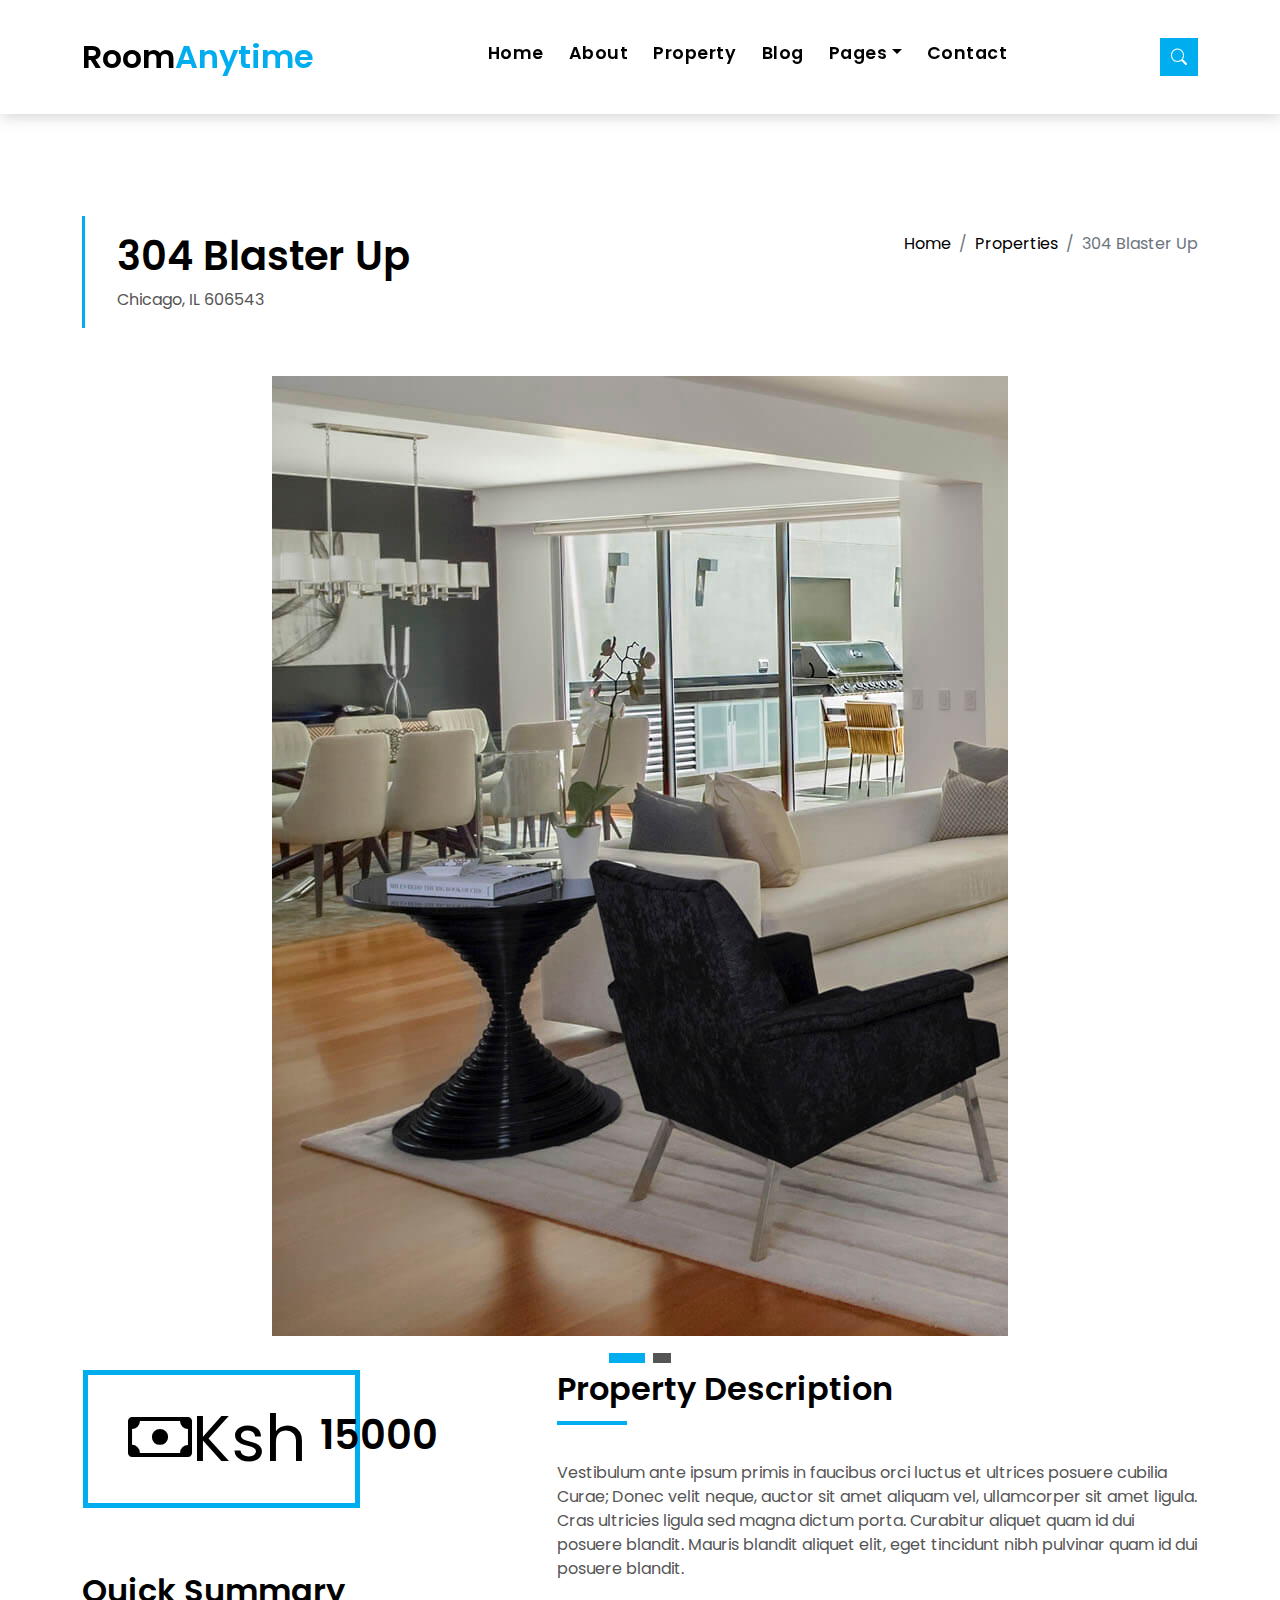
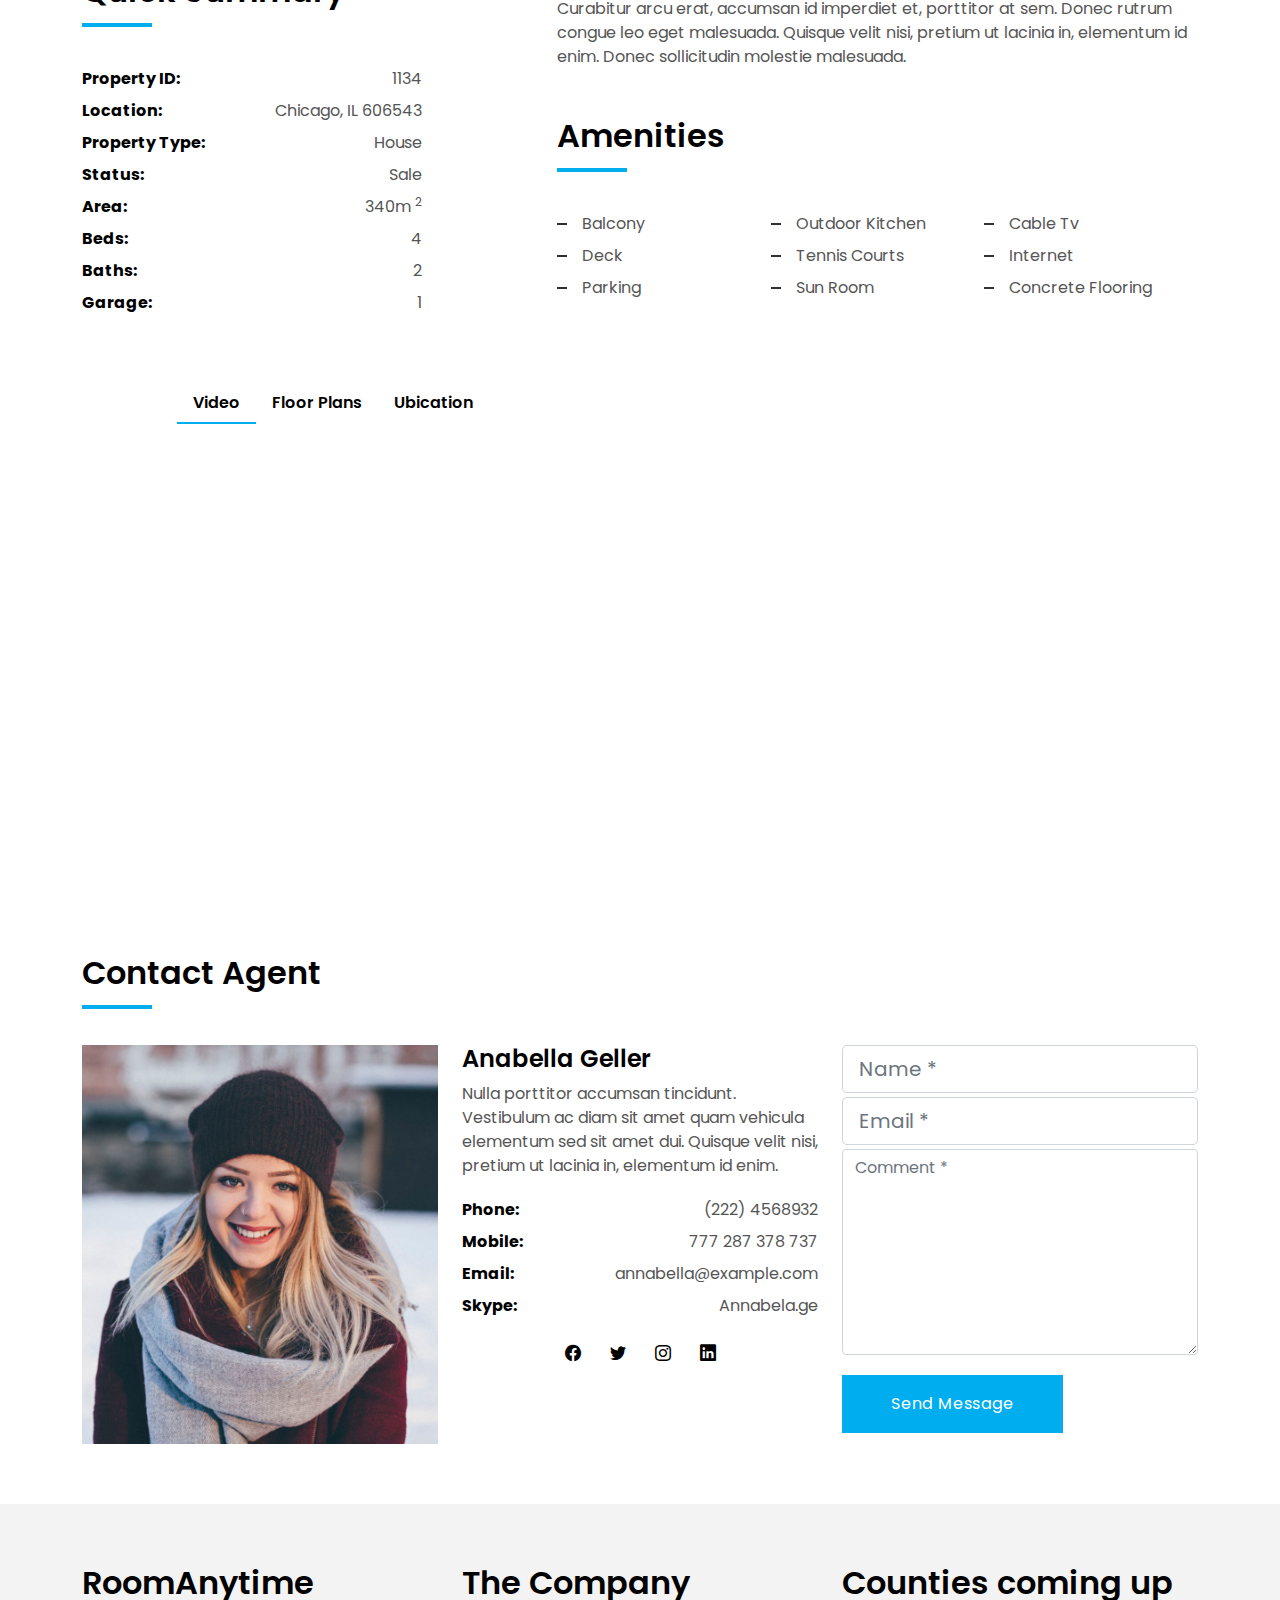
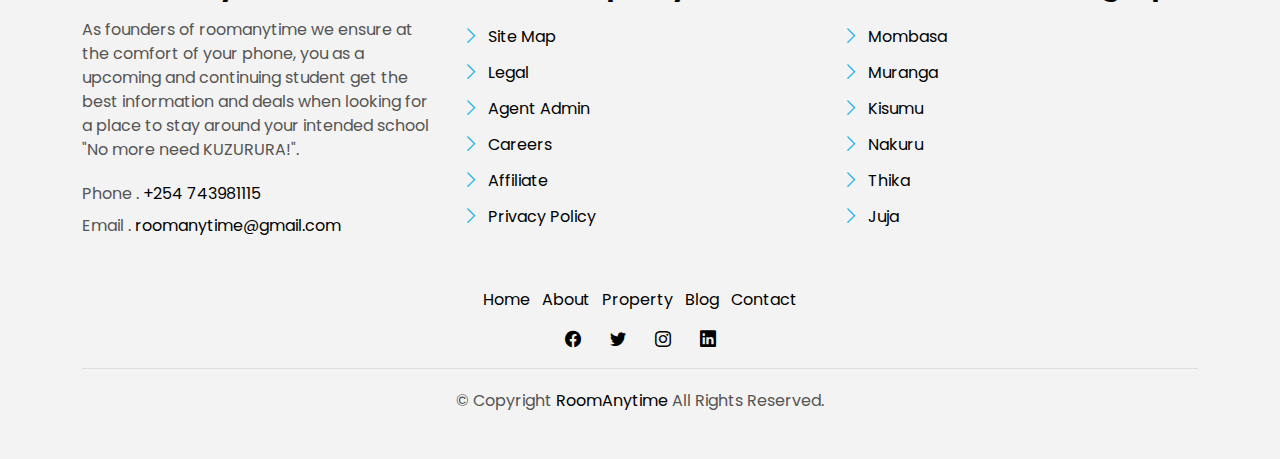
<file: property-single.html>
<!DOCTYPE html>
<html lang="en">

<head>
  <meta charset="utf-8">
  <meta content="width=device-width, initial-scale=1.0" name="viewport">

  <title>property-single</title>
  <meta content="" name="description">
  <meta content="" name="keywords">

  <!-- Favicons -->
  <link href="assets/img/small rm.png" rel="icon">
  <link href="assets/img/apple-touch-icon.png" rel="apple-touch-icon">

  <!-- Google Fonts -->
  <link href="https://fonts.googleapis.com/css?family=Poppins:300,400,500,600,700" rel="stylesheet">

  <!-- Vendor CSS Files -->
  <link href="assets/vendor/animate.css/animate.min.css" rel="stylesheet">
  <link href="assets/vendor/bootstrap/css/bootstrap.min.css" rel="stylesheet">
  <link href="assets/vendor/bootstrap-icons/bootstrap-icons.css" rel="stylesheet">
  <link href="assets/vendor/swiper/swiper-bundle.min.css" rel="stylesheet">

  <!-- Template Main CSS File -->
  <link href="assets/css/style.css" rel="stylesheet">

</head>

<body>

  <!-- ======= Property Search Section ======= -->
  <div class="click-closed"></div>
  <!--/ Form Search Star /-->
  <div class="box-collapse">
    <div class="title-box-d">
      <h3 class="title-d">Search Property</h3>
    </div>
    <span class="close-box-collapse right-boxed bi bi-x"></span>
    <div class="box-collapse-wrap form">
      <form class="form-a">
        <div class="row">
          <div class="col-md-12 mb-2">
            <div class="form-group">
              <label class="pb-2" for="Type">Keyword</label>
              <input type="text" class="form-control form-control-lg form-control-a" placeholder="Keyword">
            </div>
          </div>
          <div class="col-md-6 mb-2">
            <div class="form-group mt-3">
              <label class="pb-2" for="Type">Type</label>
              <select class="form-control form-select form-control-a" id="Type">
                <option>All Type</option>
                <option>Apartments</option>
                <option>Hostel</option>
                <option>Open House</option>
              </select>
            </div>
          </div>
          <div class="col-md-6 mb-2">
            <div class="form-group mt-3">
              <label class="pb-2" for="city">City</label>
              <select class="form-control form-select form-control-a" id="city">
                <option>All City</option>
                <option>Nairobi</option>
                <option>Kiambu</option>
                <option>Kajiado</option>
                <option>Thika</option>
              </select>
            </div>
          </div>
          <div class="col-md-6 mb-2">
            <div class="form-group mt-3">
              <label class="pb-2" for="bedrooms">Bedrooms</label>
              <select class="form-control form-select form-control-a" id="bedrooms">
                <option>Bedsitter</option>
                <option>01</option>
                <option>02</option>
                <option>03</option>
              </select>
            </div>
          </div>
          <div class="col-md-6 mb-2">
            <div class="form-group mt-3">
              <label class="pb-2" for="garages">Sharing</label>
              <select class="form-control form-select form-control-a" id="garages">
                <option>None</option>
                <option>01</option>
                <option>02</option>
                <option>03</option>
                <option>04</option>
              </select>
            </div>
          </div>
          <div class="col-md-6 mb-2">
            <div class="form-group mt-3">
              <label class="pb-2" for="bathrooms">Bathroom</label>
              <select class="form-control form-select form-control-a" id="bathrooms">
                <option>Any</option>
                <option>01</option>
                <option>02</option>
                <option>03</option>
              </select>
            </div>
          </div>
          <div class="col-md-6 mb-2">
            <div class="form-group mt-3">
              <label class="pb-2" for="price">Min Price</label>
              <select class="form-control form-select form-control-a" id="price">
                <option>Unlimite</option>
                <option>Ksh 4000</option>
                <option>Ksh 10,000</option>
                <option>Ksh 15,000</option>
                <option>Ksh 20,000</option>
              </select>
            </div>
          </div>
          <div class="col-md-12">
            <button type="submit" class="btn btn-b">Search Property</button>
          </div>
        </div>
      </form>
    </div>
  </div><!-- End Property Search Section -->>

  <!-- ======= Header/Navbar ======= -->
  <nav class="navbar navbar-default navbar-trans navbar-expand-lg fixed-top">
    <div class="container">
      <button class="navbar-toggler collapsed" type="button" data-bs-toggle="collapse" data-bs-target="#navbarDefault" aria-controls="navbarDefault" aria-expanded="false" aria-label="Toggle navigation">
        <span></span>
        <span></span>
        <span></span>
      </button>
      <a class="navbar-brand text-brand" href="index.html">Room<span class="color-b">Anytime</span></a>

      <div class="navbar-collapse collapse justify-content-center" id="navbarDefault">
        <ul class="navbar-nav">

          <li class="nav-item">
            <a class="nav-link " href="index.html">Home</a>
          </li>

          <li class="nav-item">
            <a class="nav-link " href="about.html">About</a>
          </li>

          <li class="nav-item">
            <a class="nav-link " href="property-grid.html">Property</a>
          </li>

          <li class="nav-item">
            <a class="nav-link " href="blog-grid.html">Blog</a>
          </li>

          <li class="nav-item dropdown">
            <a class="nav-link dropdown-toggle" href="#" id="navbarDropdown" role="button" data-bs-toggle="dropdown" aria-haspopup="true" aria-expanded="false">Pages</a>
            <div class="dropdown-menu">
              <!---- <a class="dropdown-item " href="property-single.html">Property Single</a>-->
              <!--<a class="dropdown-item " href="blog-single.html">Blog Single</a>-->
              <a class="dropdown-item " href="agents-grid.html">Property Owners</a>
              <a class="dropdown-item " href="agent-single.html">Agents</a>
            </div>
          </li>
          <li class="nav-item">
            <a class="nav-link " href="contact.html">Contact</a>
          </li>
        </ul>
      </div>

      <button type="button" class="btn btn-b-n navbar-toggle-box navbar-toggle-box-collapse" data-bs-toggle="collapse" data-bs-target="#navbarTogglerDemo01">
        <i class="bi bi-search"></i>
      </button>

    </div>
  </nav><!-- End Header/Navbar -->

  <main id="main">

    <!-- ======= Intro Single ======= -->
    <section class="intro-single">
      <div class="container">
        <div class="row">
          <div class="col-md-12 col-lg-8">
            <div class="title-single-box">
              <h1 class="title-single">304 Blaster Up</h1>
              <span class="color-text-a">Chicago, IL 606543</span>
            </div>
          </div>
          <div class="col-md-12 col-lg-4">
            <nav aria-label="breadcrumb" class="breadcrumb-box d-flex justify-content-lg-end">
              <ol class="breadcrumb">
                <li class="breadcrumb-item">
                  <a href="index.html">Home</a>
                </li>
                <li class="breadcrumb-item">
                  <a href="property-grid.html">Properties</a>
                </li>
                <li class="breadcrumb-item active" aria-current="page">
                  304 Blaster Up
                </li>
              </ol>
            </nav>
          </div>
        </div>
      </div>
    </section><!-- End Intro Single-->

    <!-- ======= Property Single ======= -->
    <section class="property-single nav-arrow-b">
      <div class="container">
        <div class="row justify-content-center">
          <div class="col-lg-8">
            <div id="property-single-carousel" class="swiper">
              <div class="swiper-wrapper">
                <div class="carousel-item-b swiper-slide">
                  <img src="assets/img/slide-1.jpg" alt="">
                </div>
                <div class="carousel-item-b swiper-slide">
                  <img src="assets/img/slide-2.jpg" alt="">
                </div>
              </div>
            </div>
            <div class="property-single-carousel-pagination carousel-pagination"></div>
          </div>
        </div>

        <div class="row">
          <div class="col-sm-12">

            <div class="row justify-content-between">
              <div class="col-md-5 col-lg-4">
                <div class="property-price d-flex justify-content-center foo">
                  <div class="card-header-c d-flex">
                    <div class="card-box-ico">
                      <span class="bi bi-cash">Ksh</span>
                    </div>
                    <div class="card-title-c align-self-center">
                      <h5 class="title-c">15000</h5>
                    </div>
                  </div>
                </div>
                <div class="property-summary">
                  <div class="row">
                    <div class="col-sm-12">
                      <div class="title-box-d section-t4">
                        <h3 class="title-d">Quick Summary</h3>
                      </div>
                    </div>
                  </div>
                  <div class="summary-list">
                    <ul class="list">
                      <li class="d-flex justify-content-between">
                        <strong>Property ID:</strong>
                        <span>1134</span>
                      </li>
                      <li class="d-flex justify-content-between">
                        <strong>Location:</strong>
                        <span>Chicago, IL 606543</span>
                      </li>
                      <li class="d-flex justify-content-between">
                        <strong>Property Type:</strong>
                        <span>House</span>
                      </li>
                      <li class="d-flex justify-content-between">
                        <strong>Status:</strong>
                        <span>Sale</span>
                      </li>
                      <li class="d-flex justify-content-between">
                        <strong>Area:</strong>
                        <span>340m
                          <sup>2</sup>
                        </span>
                      </li>
                      <li class="d-flex justify-content-between">
                        <strong>Beds:</strong>
                        <span>4</span>
                      </li>
                      <li class="d-flex justify-content-between">
                        <strong>Baths:</strong>
                        <span>2</span>
                      </li>
                      <li class="d-flex justify-content-between">
                        <strong>Garage:</strong>
                        <span>1</span>
                      </li>
                    </ul>
                  </div>
                </div>
              </div>
              <div class="col-md-7 col-lg-7 section-md-t3">
                <div class="row">
                  <div class="col-sm-12">
                    <div class="title-box-d">
                      <h3 class="title-d">Property Description</h3>
                    </div>
                  </div>
                </div>
                <div class="property-description">
                  <p class="description color-text-a">
                    Vestibulum ante ipsum primis in faucibus orci luctus et ultrices posuere cubilia Curae; Donec velit
                    neque, auctor sit amet
                    aliquam vel, ullamcorper sit amet ligula. Cras ultricies ligula sed magna dictum porta.
                    Curabitur aliquet quam id dui posuere blandit. Mauris blandit aliquet elit, eget tincidunt
                    nibh pulvinar quam id dui posuere blandit.
                  </p>
                  <p class="description color-text-a no-margin">
                    Curabitur arcu erat, accumsan id imperdiet et, porttitor at sem. Donec rutrum congue leo eget
                    malesuada. Quisque velit nisi,
                    pretium ut lacinia in, elementum id enim. Donec sollicitudin molestie malesuada.
                  </p>
                </div>
                <div class="row section-t3">
                  <div class="col-sm-12">
                    <div class="title-box-d">
                      <h3 class="title-d">Amenities</h3>
                    </div>
                  </div>
                </div>
                <div class="amenities-list color-text-a">
                  <ul class="list-a no-margin">
                    <li>Balcony</li>
                    <li>Outdoor Kitchen</li>
                    <li>Cable Tv</li>
                    <li>Deck</li>
                    <li>Tennis Courts</li>
                    <li>Internet</li>
                    <li>Parking</li>
                    <li>Sun Room</li>
                    <li>Concrete Flooring</li>
                  </ul>
                </div>
              </div>
            </div>
          </div>
          <div class="col-md-10 offset-md-1">
            <ul class="nav nav-pills-a nav-pills mb-3 section-t3" id="pills-tab" role="tablist">
              <li class="nav-item">
                <a class="nav-link active" id="pills-video-tab" data-bs-toggle="pill" href="#pills-video" role="tab" aria-controls="pills-video" aria-selected="true">Video</a>
              </li>
              <li class="nav-item">
                <a class="nav-link" id="pills-plans-tab" data-bs-toggle="pill" href="#pills-plans" role="tab" aria-controls="pills-plans" aria-selected="false">Floor Plans</a>
              </li>
              <li class="nav-item">
                <a class="nav-link" id="pills-map-tab" data-bs-toggle="pill" href="#pills-map" role="tab" aria-controls="pills-map" aria-selected="false">Ubication</a>
              </li>
            </ul>
            <div class="tab-content" id="pills-tabContent">
              <div class="tab-pane fade show active" id="pills-video" role="tabpanel" aria-labelledby="pills-video-tab">
                <iframe src="https://player.vimeo.com/video/73221098" width="100%" height="460" frameborder="0" webkitallowfullscreen mozallowfullscreen allowfullscreen></iframe>
              </div>
              <div class="tab-pane fade" id="pills-plans" role="tabpanel" aria-labelledby="pills-plans-tab">
                <img src="assets/img/plan2.jpg" alt="" class="img-fluid">
              </div>
              <div class="tab-pane fade" id="pills-map" role="tabpanel" aria-labelledby="pills-map-tab">
                <iframe src="https://www.google.com/maps/embed?pb=!1m18!1m12!1m3!1d3022.1422937950147!2d-73.98731968482413!3d40.75889497932681!2m3!1f0!2f0!3f0!3m2!1i1024!2i768!4f13.1!3m3!1m2!1s0x89c25855c6480299%3A0x55194ec5a1ae072e!2sTimes+Square!5e0!3m2!1ses-419!2sve!4v1510329142834" width="100%" height="460" frameborder="0" style="border:0" allowfullscreen></iframe>
              </div>
            </div>
          </div>
          <div class="col-md-12">
            <div class="row section-t3">
              <div class="col-sm-12">
                <div class="title-box-d">
                  <h3 class="title-d">Contact Agent</h3>
                </div>
              </div>
            </div>
            <div class="row">
              <div class="col-md-6 col-lg-4">
                <img src="assets/img/agent-4.jpg" alt="" class="img-fluid">
              </div>
              <div class="col-md-6 col-lg-4">
                <div class="property-agent">
                  <h4 class="title-agent">Anabella Geller</h4>
                  <p class="color-text-a">
                    Nulla porttitor accumsan tincidunt. Vestibulum ac diam sit amet quam vehicula elementum sed sit amet
                    dui. Quisque velit nisi,
                    pretium ut lacinia in, elementum id enim.
                  </p>
                  <ul class="list-unstyled">
                    <li class="d-flex justify-content-between">
                      <strong>Phone:</strong>
                      <span class="color-text-a">(222) 4568932</span>
                    </li>
                    <li class="d-flex justify-content-between">
                      <strong>Mobile:</strong>
                      <span class="color-text-a">777 287 378 737</span>
                    </li>
                    <li class="d-flex justify-content-between">
                      <strong>Email:</strong>
                      <span class="color-text-a">annabella@example.com</span>
                    </li>
                    <li class="d-flex justify-content-between">
                      <strong>Skype:</strong>
                      <span class="color-text-a">Annabela.ge</span>
                    </li>
                  </ul>
                  <div class="socials-a">
                    <ul class="list-inline">
                      <li class="list-inline-item">
                        <a href="#">
                          <i class="bi bi-facebook" aria-hidden="true"></i>
                        </a>
                      </li>
                      <li class="list-inline-item">
                        <a href="#">
                          <i class="bi bi-twitter" aria-hidden="true"></i>
                        </a>
                      </li>
                      <li class="list-inline-item">
                        <a href="#">
                          <i class="bi bi-instagram" aria-hidden="true"></i>
                        </a>
                      </li>
                      <li class="list-inline-item">
                        <a href="#">
                          <i class="bi bi-linkedin" aria-hidden="true"></i>
                        </a>
                      </li>
                    </ul>
                  </div>
                </div>
              </div>
              <div class="col-md-12 col-lg-4">
                <div class="property-contact">
                  <form class="form-a">
                    <div class="row">
                      <div class="col-md-12 mb-1">
                        <div class="form-group">
                          <input type="text" class="form-control form-control-lg form-control-a" id="inputName" placeholder="Name *" required>
                        </div>
                      </div>
                      <div class="col-md-12 mb-1">
                        <div class="form-group">
                          <input type="email" class="form-control form-control-lg form-control-a" id="inputEmail1" placeholder="Email *" required>
                        </div>
                      </div>
                      <div class="col-md-12 mb-1">
                        <div class="form-group">
                          <textarea id="textMessage" class="form-control" placeholder="Comment *" name="message" cols="45" rows="8" required></textarea>
                        </div>
                      </div>
                      <div class="col-md-12 mt-3">
                        <button type="submit" class="btn btn-a">Send Message</button>
                      </div>
                    </div>
                  </form>
                </div>
              </div>
            </div>
          </div>
        </div>
      </div>
    </section><!-- End Property Single-->

  </main><!-- End #main -->

  <!-- ======= Footer ======= -->
  <section class="section-footer">
    <div class="container">
      <div class="row">
        <div class="col-sm-12 col-md-4">
          <div class="widget-a">
            <div class="w-header-a">
              <h3 class="w-title-a text-brand">RoomAnytime</h3>
            </div>
            <div class="w-body-a">
              <p class="w-text-a color-text-a">
                As founders of roomanytime we ensure at the comfort of your phone, you as a upcoming and continuing student get the best information and deals when looking for a place to stay around your intended school
                <br>"No more need KUZURURA!".
              </p>
            </div>
            <div class="w-footer-a">
              <ul class="list-unstyled">
                <li class="color-a">
                  <span class="color-text-a">Phone .</span> +254 743981115
                </li>
                <li class="color-a">
                  <span class="color-text-a">Email .</span> roomanytime@gmail.com
                </li>
              </ul>
            </div>
          </div>
        </div>
        <div class="col-sm-12 col-md-4 section-md-t3">
          <div class="widget-a">
            <div class="w-header-a">
              <h3 class="w-title-a text-brand">The Company</h3>
            </div>
            <div class="w-body-a">
              <div class="w-body-a">
                <ul class="list-unstyled">
                  <li class="item-list-a">
                    <i class="bi bi-chevron-right"></i> <a href="#">Site Map</a>
                  </li>
                  <li class="item-list-a">
                    <i class="bi bi-chevron-right"></i> <a href="#">Legal</a>
                  </li>
                  <li class="item-list-a">
                    <i class="bi bi-chevron-right"></i> <a href="#">Agent Admin</a>
                  </li>
                  <li class="item-list-a">
                    <i class="bi bi-chevron-right"></i> <a href="#">Careers</a>
                  </li>
                  <li class="item-list-a">
                    <i class="bi bi-chevron-right"></i> <a href="#">Affiliate</a>
                  </li>
                  <li class="item-list-a">
                    <i class="bi bi-chevron-right"></i> <a href="#">Privacy Policy</a>
                  </li>
                </ul>
              </div>
            </div>
          </div>
        </div>
        <div class="col-sm-12 col-md-4 section-md-t3">
          <div class="widget-a">
            <div class="w-header-a">
              <h3 class="w-title-a text-brand">Counties coming up</h3>
            </div>
            <div class="w-body-a">
              <ul class="list-unstyled">
                <li class="item-list-a">
                  <i class="bi bi-chevron-right"></i> <a href="#">Mombasa</a>
                </li>
                <li class="item-list-a">
                  <i class="bi bi-chevron-right"></i> <a href="#">Muranga</a>
                </li>
                <li class="item-list-a">
                  <i class="bi bi-chevron-right"></i> <a href="#">Kisumu</a>
                </li>
                <li class="item-list-a">
                  <i class="bi bi-chevron-right"></i> <a href="#">Nakuru</a>
                </li>
                <li class="item-list-a">
                  <i class="bi bi-chevron-right"></i> <a href="#">Thika</a>
                </li>
                <li class="item-list-a">
                  <i class="bi bi-chevron-right"></i> <a href="#">Juja</a>
                </li>
              </ul>
            </div>
          </div>
        </div>
      </div>
    </div>
  </section>
  <footer>
    <div class="container">
      <div class="row">
        <div class="col-md-12">
          <nav class="nav-footer">
            <ul class="list-inline">
              <li class="list-inline-item">
                <a href="#">Home</a>
              </li>
              <li class="list-inline-item">
                <a href="#">About</a>
              </li>
              <li class="list-inline-item">
                <a href="#">Property</a>
              </li>
              <li class="list-inline-item">
                <a href="#">Blog</a>
              </li>
              <li class="list-inline-item">
                <a href="#">Contact</a>
              </li>
            </ul>
          </nav>
          <div class="socials-a">
            <ul class="list-inline">
              <li class="list-inline-item">
                <a href="#">
                  <i class="bi bi-facebook" aria-hidden="true"></i>
                </a>
              </li>
              <li class="list-inline-item">
                <a href="#">
                  <i class="bi bi-twitter" aria-hidden="true"></i>
                </a>
              </li>
              <li class="list-inline-item">
                <a href="#">
                  <i class="bi bi-instagram" aria-hidden="true"></i>
                </a>
              </li>
              <li class="list-inline-item">
                <a href="#">
                  <i class="bi bi-linkedin" aria-hidden="true"></i>
                </a>
              </li>
            </ul>
          </div>
          <div class="copyright-footer">
            <p class="copyright color-text-a">
              &copy; Copyright
              <span class="color-a">RoomAnytime</span> All Rights Reserved.
            </p>
          </div>
          <!--<div class="credits">
            
          </div>-->
        </div>
      </div>
    </div>
  </footer><!-- End  Footer -->

  <div id="preloader"></div>
  <a href="#" class="back-to-top d-flex align-items-center justify-content-center"><i class="bi bi-arrow-up-short"></i></a>

  <!-- Vendor JS Files -->
  <script src="assets/vendor/bootstrap/js/bootstrap.bundle.min.js"></script>
  <script src="assets/vendor/php-email-form/validate.js"></script>
  <script src="assets/vendor/swiper/swiper-bundle.min.js"></script>

  <!-- Template Main JS File -->
  <script src="assets/js/main.js"></script>

</body>

</html>
</file>
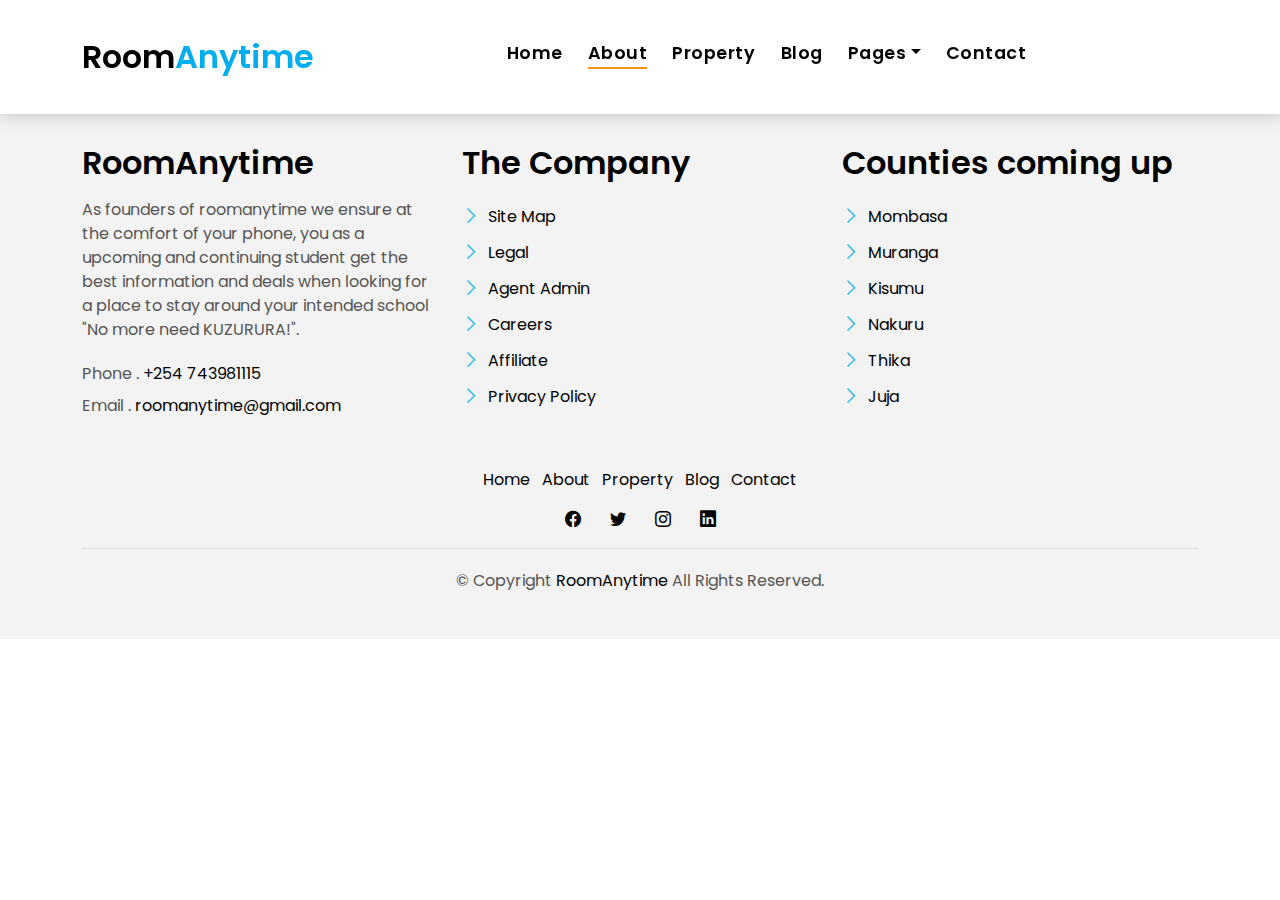
<file: reports.html>
<!DOCTYPE html>
<html lang="en">

<head>
  <meta charset="utf-8">
  <meta content="width=device-width, initial-scale=1.0" name="viewport">

  <title>About</title>
  <meta content="" name="description">
  <meta content="" name="keywords">

  <!-- Favicons -->
  <link href="assets/img/small rm.png" rel="icon">
  <link href="assets/img/apple-touch-icon.png" rel="apple-touch-icon">

  <!-- Google Fonts -->
  <link href="https://fonts.googleapis.com/css?family=Poppins:300,400,500,600,700" rel="stylesheet">

  <!-- Vendor CSS Files -->
  <link href="assets/vendor/animate.css/animate.min.css" rel="stylesheet">
  <link href="assets/vendor/bootstrap/css/bootstrap.min.css" rel="stylesheet">
  <link href="assets/vendor/bootstrap-icons/bootstrap-icons.css" rel="stylesheet">
  <link href="assets/vendor/swiper/swiper-bundle.min.css" rel="stylesheet">

  <!-- Template Main CSS File -->
  <link href="assets/css/style.css" rel="stylesheet">

  
</head>

<body>

  <!-- ======= Property Search Section ======= -->
  <div class="click-closed"></div>
  <!--/ Form Search Star /-->
  <div class="box-collapse">
    <div class="title-box-d">
      <h3 class="title-d">Search Property</h3>
    </div>
    <span class="close-box-collapse right-boxed bi bi-x"></span>
    <div class="box-collapse-wrap form">
      <form class="form-a">
        <div class="row">
          <div class="col-md-12 mb-2">
            <div class="form-group">
              <label class="pb-2" for="Type">Keyword</label>
              <input type="text" class="form-control form-control-lg form-control-a" placeholder="Keyword">
            </div>
          </div>
          <div class="col-md-6 mb-2">
            <div class="form-group mt-3">
              <label class="pb-2" for="Type">Type</label>
              <select class="form-control form-select form-control-a" id="Type">
                <option>All Type</option>
                <option>Apartments</option>
                <option>Hostel</option>
                <option>Open House</option>
              </select>
            </div>
          </div>
          <div class="col-md-6 mb-2">
            <div class="form-group mt-3">
              <label class="pb-2" for="city">City</label>
              <select class="form-control form-select form-control-a" id="city">
                <option>All City</option>
                <option>Nairobi</option>
                <option>Kiambu</option>
                <option>Kajiado</option>
                <option>Thika</option>
              </select>
            </div>
          </div>
          <div class="col-md-6 mb-2">
            <div class="form-group mt-3">
              <label class="pb-2" for="bedrooms">Bedrooms</label>
              <select class="form-control form-select form-control-a" id="bedrooms">
                <option>Bedsitter</option>
                <option>01</option>
                <option>02</option>
                <option>03</option>
              </select>
            </div>
          </div>
          <div class="col-md-6 mb-2">
            <div class="form-group mt-3">
              <label class="pb-2" for="garages">Sharing</label>
              <select class="form-control form-select form-control-a" id="garages">
                <option>None</option>
                <option>01</option>
                <option>02</option>
                <option>03</option>
                <option>04</option>
              </select>
            </div>
          </div>
          <div class="col-md-6 mb-2">
            <div class="form-group mt-3">
              <label class="pb-2" for="bathrooms">Bathroom</label>
              <select class="form-control form-select form-control-a" id="bathrooms">
                <option>Any</option>
                <option>01</option>
                <option>02</option>
                <option>03</option>
              </select>
            </div>
          </div>
          <div class="col-md-6 mb-2">
            <div class="form-group mt-3">
              <label class="pb-2" for="price">Min Price</label>
              <select class="form-control form-select form-control-a" id="price">
                <option>Unlimite</option>
                <option>Ksh 4000</option>
                <option>Ksh 10,000</option>
                <option>Ksh 15,000</option>
                <option>Ksh 20,000</option>
              </select>
            </div>
          </div>
          <div class="col-md-12">
            <button type="submit" class="btn btn-b">Search Property</button>
          </div>
        </div>
      </form>
    </div>
  </div><!-- End Property Search Section -->>

  <!-- ======= Header/Navbar ======= -->
  <nav class="navbar navbar-default navbar-trans navbar-expand-lg fixed-top">
    <div class="container">
      <button class="navbar-toggler collapsed" type="button" data-bs-toggle="collapse" data-bs-target="#navbarDefault" aria-controls="navbarDefault" aria-expanded="false" aria-label="Toggle navigation">
        <span></span>
        <span></span>
        <span></span>
      </button>
      <a class="navbar-brand text-brand" href="index.html">Room<span class="color-b">Anytime</span></a>

      <div class="navbar-collapse collapse justify-content-center" id="navbarDefault">
        <ul class="navbar-nav">

          <li class="nav-item">
            <a class="nav-link " href="index.html">Home</a>
          </li>

          <li class="nav-item">
            <a class="nav-link active" href="about.html">About</a>
          </li>

          <li class="nav-item">
            <a class="nav-link " href="property-grid.html">Property</a>
          </li>

          <li class="nav-item">
            <a class="nav-link " href="blog-grid.html">Blog</a>
          </li>

          <li class="nav-item dropdown">
            <a class="nav-link dropdown-toggle" href="#" id="navbarDropdown" role="button" data-bs-toggle="dropdown" aria-haspopup="true" aria-expanded="false">Pages</a>
            <div class="dropdown-menu">
              <!---- <a class="dropdown-item " href="property-single.html">Property Single</a>-->
              <!--<a class="dropdown-item " href="blog-single.html">Blog Single</a>-->
              <a class="dropdown-item " href="agents-grid.html">Property Owners</a>
              <a class="dropdown-item " href="agent-single.html">Agents</a>
            </div>
          </li>
          <li class="nav-item">
            <a class="nav-link " href="contact.html">Contact</a>
          </li>
        </ul>
      </div>

      <!--<button type="button" class="btn btn-b-n navbar-toggle-box navbar-toggle-box-collapse" data-bs-toggle="collapse" data-bs-target="#navbarTogglerDemo01">
        <i class="bi bi-search"></i>
      </button>-->

    </div>
  </nav><!-- End Header/Navbar -->

  <main id="main">

  
  </main><!-- End #main -->

  <!-- ======= Footer ======= -->
  <section class="section-footer">
    <div class="container">
      <div class="row">
        <div class="col-sm-12 col-md-4">
          <div class="widget-a">
            <div class="w-header-a">
              <h3 class="w-title-a text-brand">RoomAnytime</h3>
            </div>
            <div class="w-body-a">
              <p class="w-text-a color-text-a">
                As founders of roomanytime we ensure at the comfort of your phone, you as a upcoming and continuing student get the best information and deals when looking for a place to stay around your intended school
                <br>"No more need KUZURURA!".
              </p>
            </div>
            <div class="w-footer-a">
              <ul class="list-unstyled">
                <li class="color-a">
                  <span class="color-text-a">Phone .</span> +254 743981115
                </li>
                <li class="color-a">
                  <span class="color-text-a">Email .</span> roomanytime@gmail.com
                </li>
              </ul>
            </div>
          </div>
        </div>
        <div class="col-sm-12 col-md-4 section-md-t3">
          <div class="widget-a">
            <div class="w-header-a">
              <h3 class="w-title-a text-brand">The Company</h3>
            </div>
            <div class="w-body-a">
              <div class="w-body-a">
                <ul class="list-unstyled">
                  <li class="item-list-a">
                    <i class="bi bi-chevron-right"></i> <a href="#">Site Map</a>
                  </li>
                  <li class="item-list-a">
                    <i class="bi bi-chevron-right"></i> <a href="#">Legal</a>
                  </li>
                  <li class="item-list-a">
                    <i class="bi bi-chevron-right"></i> <a href="#">Agent Admin</a>
                  </li>
                  <li class="item-list-a">
                    <i class="bi bi-chevron-right"></i> <a href="#">Careers</a>
                  </li>
                  <li class="item-list-a">
                    <i class="bi bi-chevron-right"></i> <a href="#">Affiliate</a>
                  </li>
                  <li class="item-list-a">
                    <i class="bi bi-chevron-right"></i> <a href="#">Privacy Policy</a>
                  </li>
                </ul>
              </div>
            </div>
          </div>
        </div>
        <div class="col-sm-12 col-md-4 section-md-t3">
          <div class="widget-a">
            <div class="w-header-a">
              <h3 class="w-title-a text-brand">Counties coming up</h3>
            </div>
            <div class="w-body-a">
              <ul class="list-unstyled">
                <li class="item-list-a">
                  <i class="bi bi-chevron-right"></i> <a href="#">Mombasa</a>
                </li>
                <li class="item-list-a">
                  <i class="bi bi-chevron-right"></i> <a href="#">Muranga</a>
                </li>
                <li class="item-list-a">
                  <i class="bi bi-chevron-right"></i> <a href="#">Kisumu</a>
                </li>
                <li class="item-list-a">
                  <i class="bi bi-chevron-right"></i> <a href="#">Nakuru</a>
                </li>
                <li class="item-list-a">
                  <i class="bi bi-chevron-right"></i> <a href="#">Thika</a>
                </li>
                <li class="item-list-a">
                  <i class="bi bi-chevron-right"></i> <a href="#">Juja</a>
                </li>
              </ul>
            </div>
          </div>
        </div>
      </div>
    </div>
  </section>
  <footer>
    <div class="container">
      <div class="row">
        <div class="col-md-12">
          <nav class="nav-footer">
            <ul class="list-inline">
              <li class="list-inline-item">
                <a href="#">Home</a>
              </li>
              <li class="list-inline-item">
                <a href="#">About</a>
              </li>
              <li class="list-inline-item">
                <a href="#">Property</a>
              </li>
              <li class="list-inline-item">
                <a href="#">Blog</a>
              </li>
              <li class="list-inline-item">
                <a href="#">Contact</a>
              </li>
            </ul>
          </nav>
          <div class="socials-a">
            <ul class="list-inline">
              <li class="list-inline-item">
                <a href="#">
                  <i class="bi bi-facebook" aria-hidden="true"></i>
                </a>
              </li>
              <li class="list-inline-item">
                <a href="#">
                  <i class="bi bi-twitter" aria-hidden="true"></i>
                </a>
              </li>
              <li class="list-inline-item">
                <a href="#">
                  <i class="bi bi-instagram" aria-hidden="true"></i>
                </a>
              </li>
              <li class="list-inline-item">
                <a href="#">
                  <i class="bi bi-linkedin" aria-hidden="true"></i>
                </a>
              </li>
            </ul>
          </div>
          <div class="copyright-footer">
            <p class="copyright color-text-a">
              &copy; Copyright
              <span class="color-a">RoomAnytime</span> All Rights Reserved.
            </p>
          </div>
          <!--<div class="credits">
           
          </div>-->
        </div>
      </div>
    </div>
  </footer><!-- End  Footer -->

  <div id="preloader"></div>
  <a href="#" class="back-to-top d-flex align-items-center justify-content-center"><i class="bi bi-arrow-up-short"></i></a>

  <!-- Vendor JS Files -->
  <script src="assets/vendor/bootstrap/js/bootstrap.bundle.min.js"></script>
  <script src="assets/vendor/php-email-form/validate.js"></script>
  <script src="assets/vendor/swiper/swiper-bundle.min.js"></script>

  <!-- Template Main JS File -->
  <script src="assets/js/main.js"></script>

</body>

</html>
</file>
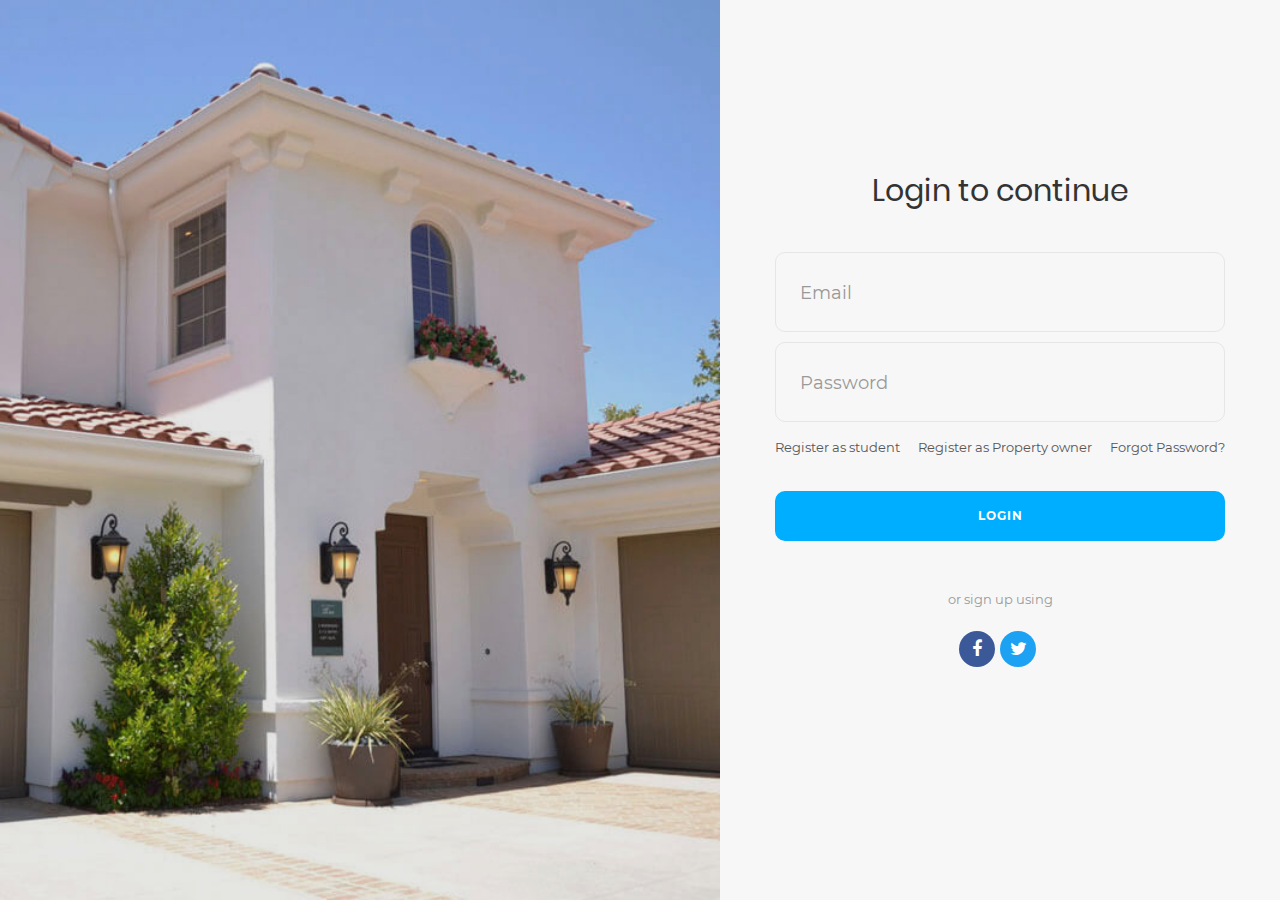
<file: Login/login.html>
<?php
    session_start();
?>
<!DOCTYPE html>
<html lang="en">
<head>
	<title>Login</title>
	<meta charset="UTF-8">
	<meta name="viewport" content="width=device-width, initial-scale=1">
<!--===============================================================================================-->	
	<link rel="icon" type="image/png" href="images/icons/small rm.png"/>
<!--===============================================================================================-->
	<link rel="stylesheet" type="text/css" href="vendor/bootstrap/css/bootstrap.min.css">
<!--===============================================================================================-->
	<link rel="stylesheet" type="text/css" href="fonts/font-awesome-4.7.0/css/font-awesome.min.css">
<!--===============================================================================================-->
	<link rel="stylesheet" type="text/css" href="fonts/Linearicons-Free-v1.0.0/icon-font.min.css">
<!--===============================================================================================-->
	<link rel="stylesheet" type="text/css" href="vendor/animate/animate.css">
<!--===============================================================================================-->	
	<link rel="stylesheet" type="text/css" href="vendor/css-hamburgers/hamburgers.min.css">
<!--===============================================================================================-->
	<link rel="stylesheet" type="text/css" href="vendor/animsition/css/animsition.min.css">
<!--===============================================================================================-->
	<link rel="stylesheet" type="text/css" href="vendor/select2/select2.min.css">
<!--===============================================================================================-->	
	<link rel="stylesheet" type="text/css" href="vendor/daterangepicker/daterangepicker.css">
<!--===============================================================================================-->
	<link rel="stylesheet" type="text/css" href="css/util.css">
	<link rel="stylesheet" type="text/css" href="css/main.css">
<!--===============================================================================================-->
</head>
<body style="background-color: #666666;">
	
	<div class="limiter">
		<div class="container-login100">
			<div class="wrap-login100">
				<form action="database/loginProcess.php" method="post" class="login100-form validate-form" enctype="multipart/form-data">
					<span class="login100-form-title p-b-43">
						Login to continue
					</span>
					
					
					<div class="wrap-input100 validate-input">
						<input class="input100" type="text" name="email">
						<span class="focus-input100"></span>
						<span class="label-input100">Email</span>
					</div>
					
					
					<div class="wrap-input100 validate-input" >
						<input class="input100" type="password" name="pass">
						<span class="focus-input100"></span>
						<span class="label-input100">Password</span>
					</div>

					<div class="flex-sb-m w-full p-t-3 p-b-32">
						<!--<div class="contact100-form-checkbox">
							<input class="input-checkbox100" id="ckb1" type="checkbox" name="remember-me">
							<label class="label-checkbox100" for="ckb1">
								Remember me
							</label>
						</div>-->

						<div>
							<a href="studentregistration\index.html" class="txt1">
								Register as student
							</a>
						</div>
						<div>
							<a href="Property owner registration page\index.html" class="txt1">
								Register as Property owner
							</a>
						</div>
						<div>
							<a href="#" class="txt1">
								Forgot Password?
							</a>
						</div>
					</div>
			
					<div class="container-login100-form-btn">
						<button type="submit" name="save" class="login100-form-btn">Login</button>
					</div>
					<!--<div class="container-login100-form-btn">
						<button class="login100-form-btn">
							Login
						</button>
					</div>-->
					
					<div class="text-center p-t-46 p-b-20">
						<span class="txt2">
							or sign up using
						</span>
					</div>

					<div class="login100-form-social flex-c-m">
						<a href="#" class="login100-form-social-item flex-c-m bg1 m-r-5">
							<i class="fa fa-facebook-f" aria-hidden="true"></i>
						</a>

						<a href="#" class="login100-form-social-item flex-c-m bg2 m-r-5">
							<i class="fa fa-twitter" aria-hidden="true"></i>
						</a>
					</div>
				</form>

				<div class="login100-more" style="background-image: url('images/property-4.jpg');">
				</div>
			</div>
		</div>
	</div>
	
	

	
	
<!--===============================================================================================-->
	<script src="vendor/jquery/jquery-3.2.1.min.js"></script>
<!--===============================================================================================-->
	<script src="vendor/animsition/js/animsition.min.js"></script>
<!--===============================================================================================-->
	<script src="vendor/bootstrap/js/popper.js"></script>
	<script src="vendor/bootstrap/js/bootstrap.min.js"></script>
<!--===============================================================================================-->
	<script src="vendor/select2/select2.min.js"></script>
<!--===============================================================================================-->
	<script src="vendor/daterangepicker/moment.min.js"></script>
	<script src="vendor/daterangepicker/daterangepicker.js"></script>
<!--===============================================================================================-->
	<script src="vendor/countdowntime/countdowntime.js"></script>
<!--===============================================================================================-->
	<script src="js/main.js"></script>

</body>
</html>
</file>
<file: assets/css/style.css>
body {
  font-family: "Poppins", sans-serif;
  color: #555555;
}

h1,
h2,
h3,
h4,
h5,
h6 {
  color: #000000;
}

a {
  color: #000000;
  text-decoration: none;
  transition: all 0.5s ease;
}
a:hover {
  color: #58585a;
  text-decoration: none;
}

.link-two {
  color: #000000;
  transition: all 0.5s ease;
}
.link-two:hover {
  text-decoration: underline;
  color: #000000;
}

.link-one {
  color: #000000;
  transition: all 0.5s ease;
}
.link-one:hover {
  color: #000000;
  text-decoration: none;
}

.link-icon {
  color: #000000;
  font-weight: 500;
}
.link-icon span {
  font-size: 14px;
  padding-left: 4px;
  vertical-align: middle;
}

.link-a {
  text-decoration: none;
  color: #ffffff;
  text-decoration: none;
}
@media (min-width: 768px) {
  .link-a {
    font-size: 0.9rem;
  }
}
@media (min-width: 992px) {
  .link-a {
    font-size: 1rem;
  }
}
.link-a:hover {
  color: #ffffff;
  text-decoration: none;
}
.link-a span {
  font-size: 18px;
  vertical-align: middle;
  margin-left: 5px;
}
@media (min-width: 768px) {
  .link-a span {
    font-size: 1.5rem;
  }
}
@media (min-width: 992px) {
  .link-a span {
    font-size: 18px;
  }
}

.text-brand {
  color: #000000;
  font-size: 2rem;
  font-weight: 600;
}
@media (max-width: 767px) {
  .text-brand {
    font-size: 1.8rem;
  }
}

.color-a {
  text-decoration: none;
  color: #000000;
}

.color-b {
  color: #00aeef;
}

.color-d {
  color: #adadad;
}

.color-text-a {
  text-decoration: none;
  color: #555555;
}

.no-margin {
  margin: 0;
}

/*------/ Nav Pills  /------*/
.nav-pills-a {
  text-decoration: none;
}
.nav-pills-a.nav-pills .nav-link {
  color: #000000;
  position: relative;
  font-weight: 600;
}
.nav-pills-a.nav-pills .nav-link.active {
  background-color: transparent;
}
.nav-pills-a.nav-pills .nav-link.active:after {
  content: "";
  position: absolute;
  left: 0;
  bottom: -1px;
  width: 100%;
  height: 2px;
  background-color: #00aeef;
  z-index: 2;
}

/*------/ Bg Image /------*/
.bg-image {
  background-repeat: no-repeat;
  background-attachment: fixed;
  background-size: cover;
  background-position: center center;
}

/*------/ List a /------*/
.list-a {
  text-decoration: none;
  display: inline-block;
  line-height: 2;
  padding: 0;
  list-style: none;
}
.list-a li {
  position: relative;
  width: 50%;
  float: left;
  padding-left: 25px;
  padding-right: 5px;
}
@media (min-width: 992px) {
  .list-a li {
    width: 33.333%;
  }
}
.list-a li:before {
  content: "";
  width: 10px;
  height: 2px;
  position: absolute;
  background-color: #313131;
  top: 15px;
  left: 0;
}

/*------/ Pagination-a /------*/
.pagination-a {
  text-decoration: none;
}
.pagination-a .pagination .page-link {
  margin: 0 0.2rem;
  border-color: transparent;
  padding: 0.5rem 0.8rem;
  color: #000000;
}
.pagination-a .pagination .page-link:hover, .pagination-a .pagination .page-link:active, .pagination-a .pagination .page-link:focus {
  background-color: #00aeef;
}
.pagination-a .pagination .page-link span {
  font-size: 1.2rem;
}
.pagination-a .pagination .next .page-link {
  padding: 0.4rem 0.9rem;
}
.pagination-a .pagination .page-item:last-child .page-link {
  border-top-right-radius: 0;
  border-bottom-right-radius: 0;
}
.pagination-a .pagination .page-item:first-child .page-link {
  border-top-left-radius: 0;
  border-bottom-left-radius: 0;
}
.pagination-a .pagination .page-item.disabled .page-link {
  padding: 0.4rem 0.9rem;
  color: #555555;
}
.pagination-a .pagination .page-item.active .page-link {
  background-color: #00aeef;
}

.a {
  text-decoration: none;
  color: #00aeef;
  font-size: 1.3rem;
}

/*------/ Icon Box /------*/
.icon-box .icon-box-icon {
  display: table-cell;
  vertical-align: top;
  font-size: 36px;
  color: #000000;
  width: 50px;
  padding-top: 8px;
}
.icon-box .icon-box-content {
  padding-top: 18px;
}

/*------/ Space Padding /------*/
.section-t8 {
  padding-top: 8rem;
}
@media (max-width: 767px) {
  .section-t8 {
    padding-top: 4rem;
  }
}

.section-t4 {
  padding-top: 4rem;
}
@media (max-width: 767px) {
  .section-t4 {
    padding-top: 2rem;
  }
}

.section-t3 {
  padding-top: 3rem;
}

@media (max-width: 767px) {
  .section-md-t3 {
    padding-top: 3rem;
  }
}

.section-b2 {
  padding-bottom: 2rem;
}

.section-tb85 {
  padding: 8rem 0 5rem 0;
}
@media (max-width: 767px) {
  .section-tb85 {
    padding: 4rem 0 2.5rem 0;
  }
}

/*------/ Title /------*/
.title-wrap {
  padding-bottom: 4rem;
}

.title-a {
  text-decoration: none;
  font-size: 2.6rem;
  font-weight: 600;
}

.title-link {
  font-size: 1.2rem;
  font-weight: 300;
  padding-top: 1.2rem;
}
.title-link a {
  text-decoration: none;
  color: #313131;
}
.title-link span {
  font-size: 20px;
  padding-left: 4px;
  vertical-align: middle;
}

.title-box-d {
  padding-bottom: 1.8rem;
  margin-bottom: 1rem;
  position: relative;
}
.title-box-d .title-d {
  font-weight: 600;
  font-size: 2rem;
}
.title-box-d .title-d:after {
  content: "";
  position: absolute;
  width: 70px;
  height: 4px;
  background-color: #00aeef;
  bottom: 20px;
  left: 0;
}

/*------/ Display Table & Table Cell /------*/
.display-table {
  width: 100%;
  height: 100%;
  display: table;
}

.table-cell {
  display: table-cell;
  vertical-align: middle;
}

/*------/ Ul Resect /------*/
.ul-resect ul, .box-comments ul, .list-a ul {
  list-style: none;
  padding-left: 0;
  margin-bottom: 0;
}

/*------/ Overlay /------*/
.overlay-a {
  text-decoration: none;
  background: linear-gradient(to bottom, rgba(0, 0, 0, 0) 0%, rgba(0, 0, 0, 0.2) 27%, rgba(0, 0, 0, 0.65) 90%);
}

.overlay {
  position: absolute;
  top: 0;
  left: 0px;
  padding: 0;
  height: 100%;
  width: 100%;
}

.carousel-pagination {
  margin-top: 10px;
  text-align: center;
}
.carousel-pagination .swiper-pagination-bullet {
  width: 18px;
  height: 10px;
  background-color: #555;
  margin: 0 4px;
  border-radius: 0;
  opacity: 1;
  transition: 0.3s;
}
.carousel-pagination .swiper-pagination-bullet-active {
  background-color: #00aeef;
  width: 36px;
}

.nav-arrow-a {
  text-decoration: none;
}
.nav-arrow-a .owl-arrow .owl-nav {
  font-size: 1.8rem;
  margin-top: -110px;
}
.nav-arrow-a .owl-arrow .owl-nav .owl-next {
  margin-left: 15px;
}

.nav-arrow-b .owl-arrow .owl-nav {
  position: absolute;
  top: 0;
  right: 0;
  font-size: 1.2rem;
}
.nav-arrow-b .owl-arrow .owl-nav .owl-prev,
.nav-arrow-b .owl-arrow .owl-nav .owl-next {
  padding: 0.7rem 1.5rem !important;
  display: inline-block;
  transition: all 0.6s ease-in-out;
  color: #ffffff;
  background-color: #00aeef;
  opacity: 0.9;
}
.nav-arrow-b .owl-arrow .owl-nav .owl-prev.disabled,
.nav-arrow-b .owl-arrow .owl-nav .owl-next.disabled {
  transition: all 0.6s ease-in-out;
  color: #ffffff;
}
.nav-arrow-b .owl-arrow .owl-nav .owl-prev:hover,
.nav-arrow-b .owl-arrow .owl-nav .owl-next:hover {
  background-color: #00aeef;
}
.nav-arrow-b .owl-arrow .owl-nav .owl-next {
  margin-left: 0px;
}

/*------/ Socials /------*/
.socials-a {
  text-decoration: none;
}
.socials-a .list-inline-item:not(:last-child) {
  margin-right: 25px;
}

/*--------------------------------------------------------------
# Back to top button
--------------------------------------------------------------*/
.back-to-top {
  position: fixed;
  visibility: hidden;
  opacity: 0;
  right: 15px;
  bottom: 15px;
  z-index: 996;
  background: #00aeef;
  width: 40px;
  height: 40px;
  border-radius: 50px;
  transition: all 0.4s;
}
.back-to-top i {
  font-size: 28px;
  color: #fff;
  line-height: 0;
}
.back-to-top:hover {
  background: #00aeef;
  color: #fff;
}
.back-to-top.active {
  visibility: visible;
  opacity: 1;
}

/* Prelaoder */
#preloader {
  position: fixed;
  top: 0;
  left: 0;
  right: 0;
  bottom: 0;
  z-index: 9999;
  overflow: hidden;
  background: #fff;
}

#preloader:before {
  content: "";
  position: fixed;
  top: calc(50% - 30px);
  left: calc(50% - 30px);
  border: 6px solid #f2f2f2;
  border-top: 6px solid #00aeef;
  border-radius: 50%;
  width: 60px;
  height: 60px;
  -webkit-animation: animate-preloader 1s linear infinite;
  animation: animate-preloader 1s linear infinite;
}

@-webkit-keyframes animate-preloader {
  0% {
    transform: rotate(0deg);
  }
  100% {
    transform: rotate(360deg);
  }
}

@keyframes animate-preloader {
  0% {
    transform: rotate(0deg);
  }
  100% {
    transform: rotate(360deg);
  }
}
/*======================================
//--//-->   BUTTON
======================================*/
.btn {
  transition: 0.5s ease;
}
.btn.btn-a, .btn.btn-b {
  border-radius: 0;
  padding: 1rem 3rem;
  letter-spacing: 0.05rem;
}
.btn.btn-a {
  text-decoration: none;
  background-color: #00aeef;
  color: #ffffff;
}
.btn.btn-a:hover {
  background-color: #f7941d;
  color: #000000;
}
.btn.btn-b {
  background-color: #00aeef;
  color: #000000;
}
.btn.btn-b:hover {
  background-color: #f7941d;
  color: #ffffff;
}
.btn.btn-b-n {
  background-color: #00aeef;
  color: #ffffff;
  border-radius: 0;
}
.btn.btn-b-n:hover {
  background-color: #f7941d;
  color: #ffffff;
}

.navbar-toggle-box {
  display: inline-flex;
  align-items: center;
  justify-content: center;
  line-height: 0;
  padding: 10px;
}
.navbar-toggle-box i {
  line-height: 0;
}

/*--------------------------------------------------------------
# Navbar
--------------------------------------------------------------*/
.navbar-default {
  transition: all 0.5s ease-in-out;
  background-color: #ffffff;
  padding-top: 28px;
  padding-bottom: 28px;
  -webkit-backface-visibility: hidden;
  backface-visibility: hidden;
  box-shadow: 1px 2px 15px rgba(100, 100, 100, 0.3);
}
.navbar-default .nav-search {
  color: #000000;
  font-size: 1.5rem;
}
.navbar-default.navbar-reduce {
  box-shadow: 1px 2px 15px rgba(100, 100, 100, 0.3);
}
.navbar-default.navbar-trans, .navbar-default.navbar-reduce {
  -webkit-backface-visibility: hidden;
  backface-visibility: hidden;
}
.navbar-default.navbar-trans .nav-item, .navbar-default.navbar-reduce .nav-item {
  position: relative;
  padding-right: 10px;
  padding-bottom: 8px;
  margin-left: 0;
}
@media (min-width: 768px) {
  .navbar-default.navbar-trans .nav-item, .navbar-default.navbar-reduce .nav-item {
    margin-left: 15px;
  }
}
.navbar-default.navbar-trans .nav-link, .navbar-default.navbar-reduce .nav-link {
  font-size: 1.1rem;
  color: #000000;
  font-weight: 600;
  letter-spacing: 0.03em;
  transition: all 0.1s ease-in-out;
  position: relative;
  padding-left: 0;
  padding-right: 0;
}
.navbar-default.navbar-trans .nav-link:before, .navbar-default.navbar-reduce .nav-link:before {
  content: "";
  position: absolute;
  bottom: 5px;
  left: 0;
  width: 100%;
  height: 2px;
  z-index: 0;
  background-color: #f7941d;
  transform: scaleX(0);
  transform-origin: right;
  transition: transform 0.2s ease-out, opacity 0.2s ease-out 0.3s;
}
.navbar-default.navbar-trans .nav-link:hover, .navbar-default.navbar-reduce .nav-link:hover {
  color: #000000;
}
.navbar-default.navbar-trans .nav-link:hover:before, .navbar-default.navbar-reduce .nav-link:hover:before {
  transform: scaleX(1);
  transform-origin: left;
}
.navbar-default.navbar-trans .show > .nav-link:before,
.navbar-default.navbar-trans .active > .nav-link:before,
.navbar-default.navbar-trans .nav-link.show:before,
.navbar-default.navbar-trans .nav-link.active:before, .navbar-default.navbar-reduce .show > .nav-link:before,
.navbar-default.navbar-reduce .active > .nav-link:before,
.navbar-default.navbar-reduce .nav-link.show:before,
.navbar-default.navbar-reduce .nav-link.active:before {
  transform: scaleX(1);
}
.navbar-default.navbar-trans .nav-link:before {
  background-color: #f7941d;
}
.navbar-default.navbar-trans .nav-link:hover {
  color: #000000;
}
.navbar-default.navbar-trans .show > .nav-link,
.navbar-default.navbar-trans .active > .nav-link,
.navbar-default.navbar-trans .nav-link.show,
.navbar-default.navbar-trans .nav-link.active {
  color: #000000;
}
.navbar-default.navbar-reduce {
  transition: all 0.5s ease-in-out;
  padding-top: 19px;
  padding-bottom: 19px;
}
.navbar-default.navbar-reduce .nav-link {
  color: #000000;
}
.navbar-default.navbar-reduce .nav-link:before {
  background-color: #f7941d;
}
.navbar-default.navbar-reduce .nav-link:hover {
  color: #000000;
}
.navbar-default.navbar-reduce .show > .nav-link,
.navbar-default.navbar-reduce .active > .nav-link,
.navbar-default.navbar-reduce .nav-link.show,
.navbar-default.navbar-reduce .nav-link.active {
  color: #000000;
}
.navbar-default.navbar-reduce .navbar-brand {
  color: #000000;
}
.navbar-default .dropdown .dropdown-menu {
  border-top: 0;
  border-left: 4px solid #00aeef;
  border-right: 0;
  border-bottom: 0;
  transform: translate3d(0px, 40px, 0px);
  opacity: 0;
  filter: alpha(opacity=0);
  visibility: hidden;
  transition: all 0.5s cubic-bezier(0.3, 0.65, 0.355, 1) 0s, opacity 0.31s ease 0s, height 0s linear 0.36s;
  margin: 0;
  border-radius: 0;
  padding: 12px 0;
}
@media (min-width: 768px) {
  .navbar-default .dropdown .dropdown-menu {
    border-top: 4px solid #f7941d;
    border-left: 0;
    display: block;
    position: absolute;
    box-shadow: 0 2px rgba(17, 16, 15, 0.1), 0 2px 10px rgba(20, 19, 18, 0.1);
  }
}
.navbar-default .dropdown .dropdown-menu .dropdown-item {
  padding: 12px 18px;
  transition: all 500ms ease;
  font-weight: 600;
  min-width: 220px;
}
.navbar-default .dropdown .dropdown-menu .dropdown-item:hover {
  background-color: #ffffff;
  color: #00aeef;
  transition: all 500ms ease;
}
.navbar-default .dropdown .dropdown-menu .dropdown-item.active {
  background-color: #ffffff;
  color: #00aeef;
}
.navbar-default .dropdown:hover .dropdown-menu {
  transform: translate3d(0px, 0px, 0px);
  visibility: visible;
  opacity: 1;
  filter: alpha(opacity=1);
}

/*------/ Hamburger Navbar /------*/
.navbar-toggler {
  position: relative;
}

.navbar-toggler:focus,
.navbar-toggler:active {
  outline: 0;
}

.navbar-toggler span {
  display: block;
  background-color: #000000;
  height: 3px;
  width: 25px;
  margin-top: 4px;
  margin-bottom: 4px;
  transform: rotate(0deg);
  left: 0;
  opacity: 1;
}

.navbar-toggler span:nth-child(1),
.navbar-toggler span:nth-child(3) {
  transition: transform 0.35s ease-in-out;
}

.navbar-toggler:not(.collapsed) span:nth-child(1) {
  position: absolute;
  left: 12px;
  top: 10px;
  transform: rotate(135deg);
  opacity: 0.9;
}

.navbar-toggler:not(.collapsed) span:nth-child(2) {
  height: 12px;
  visibility: hidden;
  background-color: transparent;
}

.navbar-toggler:not(.collapsed) span:nth-child(3) {
  position: absolute;
  left: 12px;
  top: 10px;
  transform: rotate(-135deg);
  opacity: 0.9;
}

/*======================================
//--//-->   BOX COLAPSE
======================================*/
.box-collapse {
  position: fixed;
  top: 0;
  bottom: 0;
  right: 0;
  width: 100%;
  z-index: 1040;
  background-color: #ffffff;
  transform: translateX(100%);
  transition: all 0.6s ease;
}
@media (min-width: 768px) {
  .box-collapse {
    width: 50%;
  }
}
.box-collapse .title-box-d {
  top: 30px;
  left: 60px;
  opacity: 0;
  transition: all 1s ease;
  transition-delay: 0.3s;
}
@media (max-width: 575px) {
  .box-collapse .title-box-d {
    left: 35px;
  }
}
@media (max-width: 575px) {
  .box-collapse .title-box-d .title-d {
    font-size: 1.3rem;
  }
}

.box-collapse-wrap {
  opacity: 0;
  position: absolute;
  left: 0;
  top: 6.5rem;
  bottom: 5rem;
  padding-left: 10%;
  padding-right: 10%;
  overflow-x: hidden;
  overflow-y: auto;
  margin: 0;
  transform: translateY(3rem);
  transition: transform 0.5s 0.5s ease, opacity 0.5s 0.5s ease;
}

.box-collapse-open .click-closed {
  visibility: visible;
}
.box-collapse-open .box-collapse {
  transform: translateX(0);
  box-shadow: 0 0 65px rgba(0, 0, 0, 0.07);
  opacity: 1;
}
.box-collapse-open .box-collapse .title-box-d {
  transform: translate(0);
  opacity: 1;
}
.box-collapse-open .box-collapse-wrap {
  transform: translate(0);
  opacity: 1;
}

.box-collapse-closed .box-collapse {
  opacity: 0.7;
  transition-delay: 0s;
}
.box-collapse-closed .box-collapse .title-box-d {
  opacity: 0;
  transition-delay: 0s;
}
.box-collapse-closed .box-collapse .form-a {
  opacity: 0;
  transition-delay: 0s;
}

.click-closed {
  position: fixed;
  top: 0;
  left: 0;
  width: 100%;
  height: 100%;
  visibility: hidden;
  z-index: 1035;
  background-color: #000000;
  opacity: 0.4;
}

.close-box-collapse {
  position: absolute;
  z-index: 1050;
  top: 2rem;
  font-size: 3.5rem;
  line-height: 1;
  color: #000000;
  cursor: pointer;
  transition: all 0.3s ease;
}

.right-boxed {
  right: 4.2857rem;
}

/*--------------------------------------------------------------
# Hero Section
--------------------------------------------------------------*/
.intro {
  height: 100vh;
  position: relative;
  color: #ffffff;
}
.intro .swiper-pagination {
  bottom: 50px;
}
.intro .swiper-pagination .swiper-pagination-bullet {
  width: 18px;
  height: 10px;
  background-color: #ffffff;
  border-radius: 0;
  opacity: 1;
  transition: 0.3s;
}
.intro .swiper-pagination .swiper-pagination-bullet-active {
  background-color: #00aeef;
  width: 36px;
}
.intro .intro-item {
  padding-top: 2rem;
}
.intro .carousel-item-a {
  position: relative;
  height: 100vh;
}
.intro .carousel-item-a.bg-image {
  background-attachment: scroll;
}
.intro .intro-content {
  position: absolute;
}
.intro .intro-body {
  padding-left: 1rem;
}
@media (min-width: 768px) {
  .intro .intro-body {
    padding-left: 2rem;
  }
}
.intro .intro-body .price-a {
  color: #ffffff;
  padding: 1rem 1.5rem;
  border: 2px solid #00aeef;
  border-radius: 50px;
  text-transform: uppercase;
  letter-spacing: 0.03em;
}
.intro .spacial {
  -webkit-animation-delay: 0.2s;
  animation-delay: 0.2s;
  color: #ffffff;
}
.intro .intro-title-top {
  margin-bottom: 1rem;
  font-size: 0.9rem;
  color: #ffffff;
  letter-spacing: 0.05em;
}
@media (min-width: 768px) {
  .intro .intro-title-top {
    font-size: 0.9rem;
    margin-bottom: 1rem;
  }
}
@media (min-width: 992px) {
  .intro .intro-title-top {
    font-size: 1rem;
    margin-bottom: 2rem;
  }
}
.intro .intro-title {
  color: #ffffff;
  font-weight: 700;
  font-size: 2.8rem;
  text-transform: uppercase;
}
@media (min-width: 576px) {
  .intro .intro-title {
    font-size: 3.5rem;
  }
}
@media (min-width: 768px) {
  .intro .intro-title {
    font-size: 3.5rem;
  }
}
@media (min-width: 992px) {
  .intro .intro-title {
    font-size: 4rem;
  }
}
.intro .intro-subtitle {
  font-size: 1.5rem;
  font-weight: 300;
}
@media (min-width: 768px) {
  .intro .intro-subtitle {
    font-size: 2.5rem;
  }
}
.intro .intro-subtitle.intro-price {
  padding-top: 1rem;
  font-size: 1.2rem;
}
@media (min-width: 576px) {
  .intro .intro-subtitle.intro-price {
    font-size: 1.3rem;
  }
}
@media (min-width: 768px) {
  .intro .intro-subtitle.intro-price {
    padding-top: 2rem;
    font-size: 1.5rem;
  }
}
@media (min-width: 992px) {
  .intro .intro-subtitle.intro-price {
    padding-top: 3rem;
  }
}

/*------/ Intro Single /------*/
.intro-single {
  padding: 12rem 0 3rem;
}
@media (max-width: 767px) {
  .intro-single {
    padding-top: 9rem;
  }
}
.intro-single .title-single-box {
  padding: 1rem 0 1rem 2rem;
}
.intro-single .title-single-box {
  border-left: 3px solid #00aeef;
}
.intro-single .title-single-box .title-single {
  font-weight: 600;
  font-size: 2.2rem;
}
@media (min-width: 768px) {
  .intro-single .title-single-box .title-single {
    font-size: 2.1rem;
  }
}
@media (min-width: 992px) {
  .intro-single .title-single-box .title-single {
    font-size: 2.5rem;
  }
}
.intro-single .breadcrumb-box {
  padding: 1rem 0 0 0.5rem;
}
.intro-single .breadcrumb {
  background-color: transparent;
  padding-right: 0;
  padding-left: 0;
}

/*--------------------------------------------------------------
# Card General
--------------------------------------------------------------*/
@media (max-width: 767px) {
  .card-box-a,
.card-box-b,
.card-box-c,
.card-box-d {
    margin-bottom: 2.5rem;
  }
}
.card-box-a span,
.card-box-b span,
.card-box-c span,
.card-box-d span {
  line-height: 0;
}

@media (min-width: 768px) {
  .grid .card-box-a,
.grid .card-box-b,
.grid .card-box-c,
.grid .card-box-d {
    margin-bottom: 2.5rem;
  }
}

.card-box-a,
.card-box-b,
.card-box-d {
  position: relative;
  overflow: hidden;
  -webkit-backface-visibility: hidden;
  backface-visibility: hidden;
}

.card-box-a .img-a,
.card-box-a .img-b,
.card-box-b .img-a,
.card-box-b .img-b {
  transition: 0.8s all ease-in-out;
}
@media (min-width: 768px) {
  .card-box-a:hover .img-a,
.card-box-a:hover .img-b,
.card-box-b:hover .img-a,
.card-box-b:hover .img-b {
    transform: scale(1.2);
  }
}
@media (min-width: 768px) {
  .card-box-a .price-a,
.card-box-b .price-a {
    font-size: 0.9rem;
  }
}
@media (min-width: 992px) {
  .card-box-a .price-a,
.card-box-b .price-a {
    font-size: 1rem;
  }
}

.card-overlay {
  position: absolute;
  width: 100%;
  height: 100%;
  top: 0;
  left: 0;
}

.card-shadow {
  -webkit-backface-visibility: hidden;
  backface-visibility: hidden;
}
.card-shadow:before {
  content: " ";
  position: absolute;
  top: 0;
  left: 0;
  width: 100%;
  height: 100%;
  z-index: 1;
  background: linear-gradient(to bottom, rgba(0, 0, 0, 0) 0%, rgba(0, 0, 0, 0.2) 27%, rgba(0, 0, 0, 0.65) 90%);
}

/*======================================
//--//-->   PROPERTY - CARD-A
======================================*/
@media (min-width: 768px) {
  .card-box-a:hover .card-overlay-a-content {
    bottom: 60px;
  }
}
@media (min-width: 768px) and (min-width: 768px) {
  .card-box-a:hover .card-overlay-a-content {
    bottom: 60px;
  }
}
@media (min-width: 768px) and (min-width: 992px) {
  .card-box-a:hover .card-overlay-a-content {
    bottom: 64px;
  }
}
@media (min-width: 768px) {
  .card-box-a:hover .card-body-a {
    padding-bottom: 1rem;
  }
}
@media (max-width: 767px) {
  .card-box-a .card-overlay-a-content {
    bottom: 65px;
  }
  .card-box-a .card-body-a {
    padding-bottom: 1rem;
  }
}

.card-overlay-a-content {
  transition: all 0.5s ease-in;
  position: absolute;
  width: 100%;
  bottom: 0px;
  z-index: 2;
}
@media (min-width: 768px) {
  .card-overlay-a-content {
    bottom: -20px;
  }
}
@media (min-width: 992px) {
  .card-overlay-a-content {
    bottom: 0px;
  }
}

.card-header-a {
  padding: 0 1rem;
}
.card-header-a .card-title-a {
  color: #ffffff;
  margin-bottom: 0;
  padding-bottom: 0.7rem;
}
@media (min-width: 768px) {
  .card-header-a .card-title-a {
    font-size: 1.3rem;
  }
}
@media (min-width: 992px) {
  .card-header-a .card-title-a {
    font-size: 2rem;
  }
}
.card-header-a .card-title-a a {
  color: #ffffff;
  text-decoration: none;
}

.card-body-a {
  z-index: 2;
  transition: all 0.5s ease-in;
  padding: 0rem 1rem 2rem 1rem;
}
.card-body-a .price-box {
  padding-bottom: 0.5rem;
}

.price-a {
  color: #ffffff;
  padding: 0.6rem 0.8rem;
  border: 2px solid #00aeef;
  border-radius: 50px;
  text-transform: uppercase;
  letter-spacing: 0.03em;
}

.card-footer-a {
  width: 100%;
  position: absolute;
  z-index: 2;
  background-color: #00aeef;
}

.card-info {
  list-style: none;
  margin-bottom: 0;
  padding: 0.5rem 0;
}
.card-info .card-info-title {
  font-size: 1rem;
  color: #313131;
}
@media (min-width: 768px) {
  .card-info .card-info-title {
    font-size: 0.9rem;
  }
}
@media (min-width: 992px) {
  .card-info .card-info-title {
    font-size: 1rem;
  }
}
.card-info li span {
  color: #ffffff;
  font-size: 0.9rem;
}
@media (min-width: 768px) {
  .card-info li span {
    font-size: 0.8rem;
  }
}
@media (min-width: 992px) {
  .card-info li span {
    font-size: 1rem;
  }
}

/*------/ Property Grid /-----*/
.property-grid .grid-option {
  text-align: right;
  margin-bottom: 2rem;
}
.property-grid .grid-option .custom-select {
  border-radius: 0;
  width: 200px;
  border-color: #313131;
}
.property-grid .grid-option .custom-select:hover, .property-grid .grid-option .custom-select:active, .property-grid .grid-option .custom-select:focus {
  border-color: #313131;
}
.property-grid .grid-option .custom-select option {
  border-color: #313131;
}

/*------/ Property Single /-----*/
.gallery-property {
  margin-bottom: 3rem;
}

.property-price {
  margin: 0 auto;
}
.property-price .card-header-c {
  padding: 0;
}

.summary-list {
  padding-right: 1rem;
  color: #000000;
}
.summary-list .list {
  padding: 0;
  line-height: 2;
}
.summary-list .list span {
  color: #555555;
}

@media (max-width: 767px) {
  .property-agent {
    margin-top: 2.5rem;
  }
}
.property-agent .title-agent {
  font-weight: 600;
}
.property-agent ul {
  line-height: 2;
  color: #000000;
}
.property-agent .socials-a {
  text-align: center;
}

@media (max-width: 991px) {
  .property-contact {
    margin-top: 2.5rem;
  }
}

/*======================================
//--//-->   NEWS - CARD-B
======================================*/
.card-header-b {
  padding: 1rem;
  color: #ffffff;
  position: absolute;
  bottom: 20px;
  z-index: 2;
}
@media (min-width: 768px) {
  .card-header-b {
    bottom: 0px;
  }
}
@media (min-width: 992px) {
  .card-header-b {
    bottom: 20px;
  }
}
.card-header-b .category-b {
  font-size: 0.9rem;
  background-color: #00aeef;
  padding: 0.3rem 0.7rem;
  color: #313131;
  letter-spacing: 0.03em;
  border-radius: 50px;
  text-decoration: none;
}
.card-header-b .title-2 {
  margin-bottom: 0;
  padding: 0.6rem 0;
  font-size: 1.5rem;
}
@media (min-width: 768px) {
  .card-header-b .title-2 {
    font-size: 1rem;
  }
}
@media (min-width: 992px) {
  .card-header-b .title-2 {
    font-size: 1.6rem;
  }
}
.card-header-b .title-2 a {
  color: #ffffff;
  text-decoration: none;
}
.card-header-b .date-b {
  color: #d8d8d8;
  font-size: 1rem;
}
@media (min-width: 768px) {
  .card-header-b .date-b {
    font-size: 0.9rem;
  }
}
@media (min-width: 992px) {
  .card-header-b .date-b {
    font-size: 1rem;
  }
}

/*------/ News Single /------*/
.post-information {
  padding: 3rem 0;
}

.post-content {
  font-size: 1.1rem;
  font-weight: 300;
  line-height: 1.6;
}
.post-content .post-intro {
  font-size: 1.7rem;
  font-weight: 300;
  margin-bottom: 4rem;
  line-height: 1.6;
  color: #000000;
  font-weight: 400;
}
.post-content p {
  margin-bottom: 1.7rem;
}
.post-content .blockquote {
  padding: 1rem 3rem 1.7rem 3rem;
  border-left: 3px solid #00aeef;
  color: #000000;
}
.post-content .blockquote footer {
  text-align: left;
  padding: 0;
}

.post-footer {
  padding: 3rem 0 4rem;
}

.post-share .socials {
  display: inline-block;
}
.post-share .socials li {
  margin-left: 0.6rem;
}

/*------/ Comments /------*/
.box-comments .list-comments li {
  padding-bottom: 3.5rem;
}
.box-comments .list-comments .comment-avatar {
  display: table-cell;
  vertical-align: top;
}
.box-comments .list-comments .comment-avatar img {
  width: 80px;
  height: 80px;
}
.box-comments .list-comments .comment-author {
  font-size: 1.3rem;
}
@media (min-width: 768px) {
  .box-comments .list-comments .comment-author {
    font-size: 1.5rem;
  }
}
.box-comments .list-comments .comment-details {
  display: table-cell;
  vertical-align: top;
  padding-left: 25px;
}
.box-comments .list-comments .comment-description {
  padding: 0.8rem 0 0.5rem 0;
}
.box-comments .list-comments a {
  color: #000000;
}
.box-comments .list-comments span {
  display: block;
  color: #2B2A2A;
  font-style: italic;
}
.box-comments .comment-children {
  margin-left: 40px;
}

/*======================================
//--//-->   SERVICES - CARD-C
======================================*/
.card-box-c {
  position: relative;
}
@media (max-width: 767px) {
  .card-box-c {
    margin-bottom: 2rem;
  }
}

.card-header-c {
  padding: 0 1rem 1rem 1rem;
}

.card-body-c {
  padding: 0.5rem 0.5rem 0 0.5rem;
}
@media (max-width: 767px) {
  .card-body-c {
    padding: 0;
  }
}

.card-footer-c {
  padding-left: 0.5rem;
}

.card-box-ico {
  padding: 1rem 3rem 1rem 2.5rem;
  border: 5px solid #00aeef;
}
.card-box-ico span {
  font-size: 4rem;
  color: #000000;
}

.title-c {
  font-size: 2.5rem;
  font-weight: 600;
  margin-left: -40px;
}
@media (min-width: 768px) {
  .title-c {
    font-size: 1.8rem;
  }
}
@media (min-width: 992px) {
  .title-c {
    font-size: 2.5rem;
  }
}

/*======================================
//--//-->   AGENTS - CARD-D
======================================*/
.card-box-d .card-overlay-hover {
  transition: all 0.2s ease-in-out;
  padding: 15px 40px 15px 35px;
}
@media (min-width: 768px) {
  .card-box-d .card-overlay-hover {
    padding: 5px 15px 5px 10px;
  }
}
@media (min-width: 992px) {
  .card-box-d .card-overlay-hover {
    padding: 5px 40px 5px 35px;
  }
}
@media (min-width: 1200px) {
  .card-box-d .card-overlay-hover {
    padding: 15px 40px 5px 35px;
  }
}
.card-box-d .title-d {
  transition: 0.3s ease-in-out;
  font-size: 2rem;
  font-weight: 600;
  margin: 1rem 0;
  transform: translateY(-20px);
  opacity: 0;
}
@media (min-width: 768px) {
  .card-box-d .title-d {
    font-size: 1.1rem;
    margin: 0.5rem 0;
  }
}
@media (min-width: 992px) {
  .card-box-d .title-d {
    font-size: 1.5rem;
    margin: 1rem 0;
  }
}
@media (min-width: 1200px) {
  .card-box-d .title-d {
    font-size: 2rem;
    margin: 1rem 0;
  }
}
.card-box-d .content-d {
  opacity: 0;
  transition: 0.5s ease-in-out;
  transform: translateY(-40px);
}
@media (min-width: 768px) {
  .card-box-d .content-d {
    font-size: 0.8rem;
    margin: 0.5rem 0;
  }
}
@media (min-width: 768px) {
  .card-box-d .card-body-d p {
    margin-bottom: 8px;
    font-size: 0.8rem;
  }
}
@media (min-width: 992px) {
  .card-box-d .card-body-d p {
    margin-bottom: 12px;
    font-size: 1rem;
  }
}
.card-box-d .info-agents {
  opacity: 0;
  transition: 0.5s ease-in-out;
}
.card-box-d .card-footer-d {
  transition: 0.5s ease-in-out;
  transform: translateY(40px);
  opacity: 0;
  position: absolute;
  width: 100%;
  bottom: 10px;
  left: 0;
}
.card-box-d .list-inline-item:not(:last-child) {
  margin-right: 25px;
}
.card-box-d:hover .card-overlay-hover {
  background-color: #00aeef;
  opacity: 0.9;
}
.card-box-d:hover .title-d,
.card-box-d:hover .content-d,
.card-box-d:hover .info-agents,
.card-box-d:hover .card-footer-d {
  opacity: 1;
  transform: translateY(0);
}

/*------/ Agent Single /------*/
.agent-info-box .socials-footer {
  margin-top: 2rem;
}
.agent-info-box .socials-footer li {
  margin-right: 1.5rem;
}

/*--------------------------------------------------------------
# About Section
--------------------------------------------------------------*/
.section-about .title-vertical {
  position: absolute;
  letter-spacing: 0;
  transform: rotate(-90deg);
  top: 50px;
  text-align: left;
  font-size: 1.8rem;
  width: 300px;
  font-weight: 700;
  text-align: right;
}

.about-img-box {
  padding-left: 1rem;
  position: relative;
}
@media (min-width: 576px) {
  .about-img-box {
    padding-left: 4rem;
  }
}
@media (min-width: 768px) {
  .about-img-box {
    padding-left: 5rem;
  }
}

.sinse-box {
  background-color: #00aeef;
  padding: 1rem 2rem;
  position: absolute;
  left: 15px;
  bottom: 10px;
}
@media (min-width: 576px) {
  .sinse-box {
    padding: 1.5rem 2.5rem;
    bottom: 20px;
  }
}
@media (min-width: 768px) {
  .sinse-box {
    padding: 1.5rem 3rem;
  }
}
@media (min-width: 992px) {
  .sinse-box {
    padding: 3rem 4.5rem;
  }
}
.sinse-box .sinse-title {
  font-weight: 700;
  letter-spacing: 0.043em;
  font-size: 1rem;
}
@media (min-width: 576px) {
  .sinse-box .sinse-title {
    font-size: 1.3rem;
  }
}
@media (min-width: 768px) {
  .sinse-box .sinse-title {
    font-size: 1.8rem;
  }
}
@media (min-width: 992px) {
  .sinse-box .sinse-title {
    font-size: 2.2rem;
  }
}
.sinse-box .sinse-title span {
  position: absolute;
}
.sinse-box .sinse-title span:after {
  content: " ";
  width: 35px;
  height: 2px;
  background-color: #000000;
  position: absolute;
  bottom: -15px;
}
.sinse-box p {
  margin-bottom: 0;
  font-size: 0.7rem;
}
@media (min-width: 576px) {
  .sinse-box p {
    font-size: 0.8rem;
  }
}
@media (min-width: 576px) {
  .sinse-box p {
    font-size: 1rem;
  }
}

/*--------------------------------------------------------------
# Testimonials Section
--------------------------------------------------------------*/
.testimonials-box {
  padding: 1rem 0;
}
.testimonials-box .testimonial-avatar {
  width: 80px !important;
  display: inline-flex !important;
  border-radius: 50%;
}

.testimonial-ico {
  text-align: center;
}
.testimonial-ico i {
  font-size: 48px;
  color: #00aeef;
}

.testimonial-text {
  font-style: italic;
  margin-top: 25px;
  padding: 1.5rem 1.5rem;
  background-color: #f3f3f3;
  position: relative;
}
.testimonial-text:after {
  content: "";
  position: absolute;
  top: 100%;
  left: 25px;
  width: 0px;
  height: 0px;
  border-top: 15px solid #f3f3f3;
  border-left: 15px solid transparent;
  border-right: 15px solid transparent;
}

.testimonial-author-box {
  margin-top: 2rem;
}

.testimonial-author {
  margin-left: 1rem;
  display: inline-flex;
  font-size: 1.2rem;
  color: #000000;
}

/*--------------------------------------------------------------
# Contact Section
--------------------------------------------------------------*/
.form-as #sendmessage {
  color: #00aeef;
  border: 1px solid #00aeef;
  display: none;
  text-align: center;
  padding: 15px;
  font-weight: 600;
  margin-bottom: 15px;
}
.form-as #errormessage {
  color: red;
  display: none;
  border: 1px solid red;
  text-align: center;
  padding: 15px;
  font-weight: 600;
  margin-bottom: 15px;
}
.form-as #sendmessage.show, .form-as #errormessage.show, .form-as .show {
  display: block;
}
.form-as .validation {
  color: red;
  display: none;
  margin: 4px 0 20px 0;
  font-weight: 400;
  font-size: 13px;
}
.form-as label {
  color: #000000;
  position: relative;
}
.form-as select.form-control-lg:not([size]):not([multiple]) {
  height: 3.5rem;
}
.form-as .form-control {
  border-radius: 0;
  font-size: 1.1rem;
  font-weight: 300;
}
.form-as .form-control.form-control-a {
  height: 3.5rem;
}
.form-as .form-control:focus {
  box-shadow: none;
  border-color: #00aeef;
}

.php-email-form .error-message {
  display: none;
  color: #fff;
  background: #ed3c0d;
  text-align: center;
  padding: 15px;
  font-weight: 600;
}
.php-email-form .sent-message {
  display: none;
  color: #fff;
  background: #00aeef;
  text-align: center;
  padding: 15px;
  font-weight: 600;
}
.php-email-form .loading {
  display: none;
  background: #fff;
  text-align: center;
  padding: 15px;
}
.php-email-form .loading:before {
  content: "";
  display: inline-block;
  border-radius: 50%;
  width: 24px;
  height: 24px;
  margin: 0 10px -6px 0;
  border: 3px solid #00aeef;
  border-top-color: #eee;
  -webkit-animation: animate-loading 1s linear infinite;
  animation: animate-loading 1s linear infinite;
}
.php-email-form label {
  color: #000000;
  position: relative;
}
.php-email-form select.form-control-lg:not([size]):not([multiple]) {
  height: 3.5rem;
}
.php-email-form .form-control {
  border-radius: 0;
  font-size: 1.1rem;
  font-weight: 300;
}
.php-email-form .form-control.form-control-a {
  height: 3.5rem;
}
.php-email-form .form-control:focus {
  box-shadow: none;
  border-color: #00aeef;
}

@-webkit-keyframes animate-loading {
  0% {
    transform: rotate(0deg);
  }
  100% {
    transform: rotate(360deg);
  }
}

@keyframes animate-loading {
  0% {
    transform: rotate(0deg);
  }
  100% {
    transform: rotate(360deg);
  }
}
/*--------------------------------------------------------------
# Footer
--------------------------------------------------------------*/
.section-footer {
  padding-top: 60px;
  margin-top: 60px;
  background: #f3f3f3;
}
.section-footer ul {
  line-height: 2;
}
.section-footer .item-list-a i {
  font-size: 18px;
  padding-right: 4px;
  color: #00aeef;
}
.section-footer .widget-a .w-title-a {
  margin-bottom: 1rem;
}

footer {
  background: #f3f3f3;
  text-align: center;
  padding: 30px 0;
}
footer .copyright-footer {
  border-top: 1px solid #ddd;
  padding-top: 20px;
}
footer .credits {
  font-size: 14px;
}
</file>
<file: Login/Property owner registration page/css/style.css>
/* @extend display-flex; */
display-flex, .signup-content, .form-row, .label-flex, .form-radio-group {
  display: flex;
  display: -webkit-flex; }

/* @extend list-type-ulli; */
list-type-ulli, ul {
  list-style-type: none;
  margin: 0;
  padding: 0; }

/* poppins-300 - latin */
@font-face {
  font-family: 'Poppins';
  font-style: normal;
  font-weight: 300;
  src: url("../fonts/poppins/poppins-v5-latin-300.eot");
  /* IE9 Compat Modes */
  src: local("Poppins Light"), local("Poppins-Light"), url("../fonts/poppins/poppins-v5-latin-300.eot?#iefix") format("embedded-opentype"), url("../fonts/poppins/poppins-v5-latin-300.woff2") format("woff2"), url("../fonts/poppins/poppins-v5-latin-300.woff") format("woff"), url("../fonts/poppins/poppins-v5-latin-300.ttf") format("truetype"), url("../fonts/poppins/poppins-v5-latin-300.svg#Poppins") format("svg");
  /* Legacy iOS */ }
/* poppins-300italic - latin */
@font-face {
  font-family: 'Poppins';
  font-style: italic;
  font-weight: 300;
  src: url("../fonts/poppins/poppins-v5-latin-300italic.eot");
  /* IE9 Compat Modes */
  src: local("Poppins Light Italic"), local("Poppins-LightItalic"), url("../fonts/poppins/poppins-v5-latin-300italic.eot?#iefix") format("embedded-opentype"), url("../fonts/poppins/poppins-v5-latin-300italic.woff2") format("woff2"), url("../fonts/poppins/poppins-v5-latin-300italic.woff") format("woff"), url("../fonts/poppins/poppins-v5-latin-300italic.ttf") format("truetype"), url("../fonts/poppins/poppins-v5-latin-300italic.svg#Poppins") format("svg");
  /* Legacy iOS */ }
/* poppins-regular - latin */
@font-face {
  font-family: 'Poppins';
  font-style: normal;
  font-weight: 400;
  src: url("../fonts/poppins/poppins-v5-latin-regular.eot");
  /* IE9 Compat Modes */
  src: local("Poppins Regular"), local("Poppins-Regular"), url("../fonts/poppins/poppins-v5-latin-regular.eot?#iefix") format("embedded-opentype"), url("../fonts/poppins/poppins-v5-latin-regular.woff2") format("woff2"), url("../fonts/poppins/poppins-v5-latin-regular.woff") format("woff"), url("../fonts/poppins/poppins-v5-latin-regular.ttf") format("truetype"), url("../fonts/poppins/poppins-v5-latin-regular.svg#Poppins") format("svg");
  /* Legacy iOS */ }
/* poppins-italic - latin */
@font-face {
  font-family: 'Poppins';
  font-style: italic;
  font-weight: 400;
  src: url("../fonts/poppins/poppins-v5-latin-italic.eot");
  /* IE9 Compat Modes */
  src: local("Poppins Italic"), local("Poppins-Italic"), url("../fonts/poppins/poppins-v5-latin-italic.eot?#iefix") format("embedded-opentype"), url("../fonts/poppins/poppins-v5-latin-italic.woff2") format("woff2"), url("../fonts/poppins/poppins-v5-latin-italic.woff") format("woff"), url("../fonts/poppins/poppins-v5-latin-italic.ttf") format("truetype"), url("../fonts/poppins/poppins-v5-latin-italic.svg#Poppins") format("svg");
  /* Legacy iOS */ }
/* poppins-500 - latin */
@font-face {
  font-family: 'Poppins';
  font-style: normal;
  font-weight: 500;
  src: url("../fonts/poppins/poppins-v5-latin-500.eot");
  /* IE9 Compat Modes */
  src: local("Poppins Medium"), local("Poppins-Medium"), url("../fonts/poppins/poppins-v5-latin-500.eot?#iefix") format("embedded-opentype"), url("../fonts/poppins/poppins-v5-latin-500.woff2") format("woff2"), url("../fonts/poppins/poppins-v5-latin-500.woff") format("woff"), url("../fonts/poppins/poppins-v5-latin-500.ttf") format("truetype"), url("../fonts/poppins/poppins-v5-latin-500.svg#Poppins") format("svg");
  /* Legacy iOS */ }
/* poppins-500italic - latin */
@font-face {
  font-family: 'Poppins';
  font-style: italic;
  font-weight: 500;
  src: url("../fonts/poppins/poppins-v5-latin-500italic.eot");
  /* IE9 Compat Modes */
  src: local("Poppins Medium Italic"), local("Poppins-MediumItalic"), url("../fonts/poppins/poppins-v5-latin-500italic.eot?#iefix") format("embedded-opentype"), url("../fonts/poppins/poppins-v5-latin-500italic.woff2") format("woff2"), url("../fonts/poppins/poppins-v5-latin-500italic.woff") format("woff"), url("../fonts/poppins/poppins-v5-latin-500italic.ttf") format("truetype"), url("../fonts/poppins/poppins-v5-latin-500italic.svg#Poppins") format("svg");
  /* Legacy iOS */ }
/* poppins-600 - latin */
@font-face {
  font-family: 'Poppins';
  font-style: normal;
  font-weight: 600;
  src: url("../fonts/poppins/poppins-v5-latin-600.eot");
  /* IE9 Compat Modes */
  src: local("Poppins SemiBold"), local("Poppins-SemiBold"), url("../fonts/poppins/poppins-v5-latin-600.eot?#iefix") format("embedded-opentype"), url("../fonts/poppins/poppins-v5-latin-600.woff2") format("woff2"), url("../fonts/poppins/poppins-v5-latin-600.woff") format("woff"), url("../fonts/poppins/poppins-v5-latin-600.ttf") format("truetype"), url("../fonts/poppins/poppins-v5-latin-600.svg#Poppins") format("svg");
  /* Legacy iOS */ }
/* poppins-700 - latin */
@font-face {
  font-family: 'Poppins';
  font-style: normal;
  font-weight: 700;
  src: url("../fonts/poppins/poppins-v5-latin-700.eot");
  /* IE9 Compat Modes */
  src: local("Poppins Bold"), local("Poppins-Bold"), url("../fonts/poppins/poppins-v5-latin-700.eot?#iefix") format("embedded-opentype"), url("../fonts/poppins/poppins-v5-latin-700.woff2") format("woff2"), url("../fonts/poppins/poppins-v5-latin-700.woff") format("woff"), url("../fonts/poppins/poppins-v5-latin-700.ttf") format("truetype"), url("../fonts/poppins/poppins-v5-latin-700.svg#Poppins") format("svg");
  /* Legacy iOS */ }
/* poppins-700italic - latin */
@font-face {
  font-family: 'Poppins';
  font-style: italic;
  font-weight: 700;
  src: url("../fonts/poppins/poppins-v5-latin-700italic.eot");
  /* IE9 Compat Modes */
  src: local("Poppins Bold Italic"), local("Poppins-BoldItalic"), url("../fonts/poppins/poppins-v5-latin-700italic.eot?#iefix") format("embedded-opentype"), url("../fonts/poppins/poppins-v5-latin-700italic.woff2") format("woff2"), url("../fonts/poppins/poppins-v5-latin-700italic.woff") format("woff"), url("../fonts/poppins/poppins-v5-latin-700italic.ttf") format("truetype"), url("../fonts/poppins/poppins-v5-latin-700italic.svg#Poppins") format("svg");
  /* Legacy iOS */ }
/* poppins-800 - latin */
@font-face {
  font-family: 'Poppins';
  font-style: normal;
  font-weight: 800;
  src: url("../fonts/poppins/poppins-v5-latin-800.eot");
  /* IE9 Compat Modes */
  src: local("Poppins ExtraBold"), local("Poppins-ExtraBold"), url("../fonts/poppins/poppins-v5-latin-800.eot?#iefix") format("embedded-opentype"), url("../fonts/poppins/poppins-v5-latin-800.woff2") format("woff2"), url("../fonts/poppins/poppins-v5-latin-800.woff") format("woff"), url("../fonts/poppins/poppins-v5-latin-800.ttf") format("truetype"), url("../fonts/poppins/poppins-v5-latin-800.svg#Poppins") format("svg");
  /* Legacy iOS */ }
/* poppins-800italic - latin */
@font-face {
  font-family: 'Poppins';
  font-style: italic;
  font-weight: 800;
  src: url("../fonts/poppins/poppins-v5-latin-800italic.eot");
  /* IE9 Compat Modes */
  src: local("Poppins ExtraBold Italic"), local("Poppins-ExtraBoldItalic"), url("../fonts/poppins/poppins-v5-latin-800italic.eot?#iefix") format("embedded-opentype"), url("../fonts/poppins/poppins-v5-latin-800italic.woff2") format("woff2"), url("../fonts/poppins/poppins-v5-latin-800italic.woff") format("woff"), url("../fonts/poppins/poppins-v5-latin-800italic.ttf") format("truetype"), url("../fonts/poppins/poppins-v5-latin-800italic.svg#Poppins") format("svg");
  /* Legacy iOS */ }
/* poppins-900 - latin */
@font-face {
  font-family: 'Poppins';
  font-style: normal;
  font-weight: 900;
  src: url("../fonts/poppins/poppins-v5-latin-900.eot");
  /* IE9 Compat Modes */
  src: local("Poppins Black"), local("Poppins-Black"), url("../fonts/poppins/poppins-v5-latin-900.eot?#iefix") format("embedded-opentype"), url("../fonts/poppins/poppins-v5-latin-900.woff2") format("woff2"), url("../fonts/poppins/poppins-v5-latin-900.woff") format("woff"), url("../fonts/poppins/poppins-v5-latin-900.ttf") format("truetype"), url("../fonts/poppins/poppins-v5-latin-900.svg#Poppins") format("svg");
  /* Legacy iOS */ }
a:focus, a:active {
  text-decoration: none;
  outline: none;
  transition: all 300ms ease 0s;
  -moz-transition: all 300ms ease 0s;
  -webkit-transition: all 300ms ease 0s;
  -o-transition: all 300ms ease 0s;
  -ms-transition: all 300ms ease 0s; }

input, select, textarea {
  outline: none;
  appearance: unset !important;
  -moz-appearance: unset !important;
  -webkit-appearance: unset !important;
  -o-appearance: unset !important;
  -ms-appearance: unset !important; }

input::-webkit-outer-spin-button, input::-webkit-inner-spin-button {
  appearance: none !important;
  -moz-appearance: none !important;
  -webkit-appearance: none !important;
  -o-appearance: none !important;
  -ms-appearance: none !important;
  margin: 0; }

input:focus, select:focus, textarea:focus {
  outline: none;
  box-shadow: none !important;
  -moz-box-shadow: none !important;
  -webkit-box-shadow: none !important;
  -o-box-shadow: none !important;
  -ms-box-shadow: none !important; }

input[type=checkbox] {
  appearance: checkbox !important;
  -moz-appearance: checkbox !important;
  -webkit-appearance: checkbox !important;
  -o-appearance: checkbox !important;
  -ms-appearance: checkbox !important; }

input[type=radio] {
  appearance: radio !important;
  -moz-appearance: radio !important;
  -webkit-appearance: radio !important;
  -o-appearance: radio !important;
  -ms-appearance: radio !important; }

input:-webkit-autofill {
  box-shadow: 0 0 0 30px transparent inset;
  -moz-box-shadow: 0 0 0 30px transparent inset;
  -webkit-box-shadow: 0 0 0 30px transparent inset;
  -o-box-shadow: 0 0 0 30px transparent inset;
  -ms-box-shadow: 0 0 0 30px transparent inset;
  background-color: transparent !important; }

img {
  max-width: 100%;
  height: auto; }

figure {
  margin: 0; }

p {
  margin: 0px;
  font-weight: 600;
  color: #fff; }

h2 {
  line-height: 1.2;
  margin: 0;
  padding: 0;
  font-weight: 900;
  color: #fff;
  font-family: 'Poppins';
  font-size: 26px;
  text-transform: uppercase;
  margin-bottom: 10px; }

.clear {
  clear: both; }

body {
  font-size: 14px;
  line-height: 1.8;
  color: #222;
  font-weight: 500;
  font-family: 'Poppins';
  margin: 0px;
  background: #282828;
  padding: 50px 0; }

.main {
  position: relative; }

.container {
  width: 1400px;
  margin: 0 auto;
  background: #fff; }

.signup-img {
  position: relative;
  width: 385px;
  margin-bottom: -8px; }

.signup-form {
  width: 1015px;
  margin-top: -2px; }

.signup-img-content {
  position: absolute;
  top: 50%;
  left: 50%;
  transform: translate(-50%, -50%);
  -moz-transform: translate(-50%, -50%);
  -webkit-transform: translate(-50%, -50%);
  -o-transform: translate(-50%, -50%);
  -ms-transform: translate(-50%, -50%);
  text-align: center;
  width: 100%; }

.register-form {
  padding: 93px 115px 90px 80px;
  margin-bottom: -8px; }

.form-row {
  margin: 0 -30px; }
  .form-row .form-group {
    width: 50%;
    padding: 0 30px; }

.form-input, .form-select, .form-radio {
  margin-bottom: 23px; }

label, input {
  display: block;
  width: 100%; }

label {
  font-weight: bold;
  text-transform: uppercase;
  margin-bottom: 7px; }

label.required {
  position: relative; }
  label.required:after {
    content: '*';
    margin-left: 2px;
    color: #b90000; }

input {
  box-sizing: border-box;
  border: 1px solid #ebebeb;
  padding: 14px 20px;
  border-radius: 5px;
  -moz-border-radius: 5px;
  -webkit-border-radius: 5px;
  -o-border-radius: 5px;
  -ms-border-radius: 5px;
  font-size: 14px;
  font-family: 'Poppins'; }
  input:focus {
    border: 1px solid #00aeef; }

.label-flex {
  justify-content: space-between;
  -moz-justify-content: space-between;
  -webkit-justify-content: space-between;
  -o-justify-content: space-between;
  -ms-justify-content: space-between; }
  .label-flex label {
    width: auto; }

.form-link {
  font-size: 12px;
  color: #222;
  text-decoration: none;
  position: relative; }
  .form-link:after {
    position: absolute;
    content: "";
    width: 100%;
    height: 2px;
    background: #d7d7d7;
    left: 0;
    bottom: 12px; }

.form-radio {
  margin-bottom: 18px; }
  .form-radio input {
    width: auto;
    display: inline-block; }

.radio-label {
  padding-right: 72px; }

.form-radio-group {
  padding-bottom: 10px;
  padding-top: 12px; }

.form-radio-item {
  position: relative;
  margin-right: 30px; }
  .form-radio-item label {
    font-weight: 500;
    padding-left: 30px;
    position: relative;
    z-index: 9;
    display: block;
    cursor: pointer;
    text-transform: none; }

.check {
  display: inline-block;
  position: absolute;
  border: 1px solid #ebebeb;
  border-radius: 50%;
  -moz-border-radius: 50%;
  -webkit-border-radius: 50%;
  -o-border-radius: 50%;
  -ms-border-radius: 50%;
  height: 18px;
  width: 18px;
  top: 2px;
  left: 0px;
  z-index: 5;
  transition: border .25s linear;
  -webkit-transition: border .25s linear; }
  .check:before {
    position: absolute;
    display: block;
    content: '';
    width: 12px;
    height: 12px;
    border-radius: 50%;
    -moz-border-radius: 50%;
    -webkit-border-radius: 50%;
    -o-border-radius: 50%;
    -ms-border-radius: 50%;
    top: 3px;
    left: 3px;
    margin: auto;
    transition: background 0.25s linear;
    -webkit-transition: background 0.25s linear; }

input[type=radio] {
  position: absolute;
  visibility: hidden; }
  input[type=radio]:checked ~ .check {
    border: 1px solid #00aeef; }
  input[type=radio]:checked ~ .check::before {
    background: #00aeef; }

ul {
  background: 0 0;
  position: relative;
  z-index: 9;
  border: 1px solid #ebebeb;
  border-radius: 5px;
  -moz-border-radius: 5px;
  -webkit-border-radius: 5px;
  -o-border-radius: 5px;
  -ms-border-radius: 5px; }

ul li {
  padding: 13px 20px;
  z-index: 2;
  color: #222; }

ul li:not(.init) {
  display: none;
  background: #fff;
  color: #222;
  padding: 5px 10px; }

ul li:not(.init):hover, ul li.selected:not(.init) {
  background: #00aeef;
  color: #fff; }

li.init {
  cursor: pointer;
  position: relative; }
  li.init:after {
    position: absolute;
    right: 20px;
    top: 50%;
    transform: translateY(-50%);
    -moz-transform: translateY(-50%);
    -webkit-transform: translateY(-50%);
    -o-transform: translateY(-50%);
    -ms-transform: translateY(-50%);
    font-size: 22px;
    color: #222;
    font-family: 'Material-Design-Iconic-Font';
    content: '\f2f2'; }

#slider-margin {
  height: 5px;
  border: none;
  box-shadow: none;
  -moz-box-shadow: none;
  -webkit-box-shadow: none;
  -o-box-shadow: none;
  -ms-box-shadow: none;
  background: #f8f8f8;
  border-radius: 2.5px;
  -moz-border-radius: 2.5px;
  -webkit-border-radius: 2.5px;
  -o-border-radius: 2.5px;
  -ms-border-radius: 2.5px; }
  #slider-margin .noUi-connect {
    background: #00aeef; }
  #slider-margin .noUi-handle {
    width: 100px;
    height: 30px;
    top: -12px;
    background: #00aeef;
    box-shadow: 0px 3px 2.85px 0.15px rgba(0, 0, 0, 0.1);
    -moz-box-shadow: 0px 3px 2.85px 0.15px rgba(0, 0, 0, 0.1);
    -webkit-box-shadow: 0px 3px 2.85px 0.15px rgba(0, 0, 0, 0.1);
    -o-box-shadow: 0px 3px 2.85px 0.15px rgba(0, 0, 0, 0.1);
    -ms-box-shadow: 0px 3px 2.85px 0.15px rgba(0, 0, 0, 0.1);
    border-radius: 5px;
    -moz-border-radius: 5px;
    -webkit-border-radius: 5px;
    -o-border-radius: 5px;
    -ms-border-radius: 5px;
    outline: none;
    border: none;
    right: -50px; }
    #slider-margin .noUi-handle:after, #slider-margin .noUi-handle:before {
      background: transparent;
      height: 0px;
      width: 20px;
      top: -2px;
      font-size: 18px;
      outline: none; }
    #slider-margin .noUi-handle:before {
      font-family: 'Material-Design-Iconic-Font';
      color: #fff;
      content: '\f2fa';
      left: 10px; }
    #slider-margin .noUi-handle:after {
      font-family: 'Material-Design-Iconic-Font';
      color: #fff;
      content: '\f2fb';
      left: auto;
      right: -5px; }
    #slider-margin .noUi-handle .noUi-tooltip {
      bottom: 2px;
      border: none;
      background: transparent;
      font-weight: bold;
      color: #fff;
      padding: 0px; }

.donate-us {
  margin-bottom: 93px;
  margin-top: 30px; }
  .donate-us label {
    margin-bottom: 32px; }

.price_slider {
  position: relative; }

.donate-value {
  position: absolute;
  top: -9px;
  left: 50%;
  z-index: 99;
  transform: translateX(-50%);
  -moz-transform: translateX(-50%);
  -webkit-transform: translateX(-50%);
  -o-transform: translateX(-50%);
  -ms-transform: translateX(-50%); }

.form-submit {
  text-align: right; }

.submit {
  width: 150px;
  height: 50px;
  display: inline-block;
  font-family: 'Poppins';
  font-weight: bold;
  font-size: 14px;
  padding: 10px;
  border: none;
  cursor: pointer;
  text-transform: uppercase;
  border-radius: 5px;
  -moz-border-radius: 5px;
  -webkit-border-radius: 5px;
  -o-border-radius: 5px;
  -ms-border-radius: 5px; }

#reset {
  background: #fff;
  color: #999;
  border: 2px solid #ebebeb; }
  #reset:hover {
    border: 2px solid #00aeef;
    background: #00aeef;
    color: #fff; }

#submit {
  background: #00aeef;
  color: #fff;
  margin-right: 25px; }
  #submit:hover {
    background-color: #f7941d; }

.form-input {
  position: relative; }

label.error {
  display: block;
  position: absolute;
  top: 0px;
  right: 0; }
  label.error:after {
    font-family: 'Material-Design-Iconic-Font';
    position: absolute;
    content: '\f1f8';
    right: 20px;
    top: 37px;
    font-size: 23px;
    color: #c70000; }

input.error {
  border: 1px solid #c70000; }

.select-list {
  position: relative;
  display: inline-block;
  width: 100%;
  margin-bottom: 47px; }

.list-item {
  position: absolute;
  width: 100%;
  z-index: 99; }

@media screen and (max-width: 1024px) {
  .container {
    width: calc( 100% - 30px);
    max-width: 100%;
    margin: 0 auto; }

  .signup-img {
    display: none; }

  .signup-form {
    width: 100%; }

  .register-form {
    padding: 93px 80px 90px 80px; } }
@media screen and (max-width: 992px) {
  .signup-content {
    width: 100%; }

  .form-radio-item {
    margin-right: 15px; }

  .register-form {
    padding: 93px 30px 90px 30px; } }
@media screen and (max-width: 768px) {
  .form-row {
    flex-direction: column;
    -moz-flex-direction: column;
    -webkit-flex-direction: column;
    -o-flex-direction: column;
    -ms-flex-direction: column;
    margin: 0px; }

  .form-row .form-group {
    width: 100%;
    padding: 0 0px; } }
@media screen and (max-width: 480px) {
  .submit {
    width: 100%; }

  #submit {
    margin-bottom: 20px;
    margin-right: 0px; }

  .form-radio-group {
    flex-direction: column;
    -moz-flex-direction: column;
    -webkit-flex-direction: column;
    -o-flex-direction: column;
    -ms-flex-direction: column; } }

/*# sourceMappingURL=style.css.map */
</file>
<file: Login/studentregistration/css/style.css>
/* @extend display-flex; */
display-flex, .signup-content, .form-row, .form-radio, .select-icon, .select-icon i {
  display: flex;
  display: -webkit-flex; }

/* @extend list-type-ulli; */
list-type-ulli {
  list-style-type: none;
  margin: 0;
  padding: 0; }

/* Montserrat-300 - latin */
@font-face {
  font-family: 'Montserrat';
  font-style: normal;
  font-weight: 300;
  src: url("../fonts/montserrat/Montserrat-Light.ttf");
  /* IE9 Compat Modes */ }
@font-face {
  font-family: 'Montserrat';
  font-style: normal;
  font-weight: 400;
  src: url("../fonts/montserrat/Montserrat-Regular.ttf");
  /* IE9 Compat Modes */ }
@font-face {
  font-family: 'Montserrat';
  font-style: italic;
  font-weight: 400;
  src: url("../fonts/montserrat/Montserrat-Italic.ttf");
  /* IE9 Compat Modes */ }
@font-face {
  font-family: 'Montserrat';
  font-style: normal;
  font-weight: 500;
  src: url("../fonts/montserrat/Montserrat-Medium.ttf");
  /* IE9 Compat Modes */ }
@font-face {
  font-family: 'Montserrat';
  font-style: normal;
  font-weight: 600;
  src: url("../fonts/montserrat/Montserrat-SemiBold.ttf");
  /* IE9 Compat Modes */ }
@font-face {
  font-family: 'Montserrat';
  font-style: normal;
  font-weight: 700;
  src: url("../fonts/montserrat/Montserrat-Bold.ttf");
  /* IE9 Compat Modes */ }
@font-face {
  font-family: 'Montserrat';
  font-style: italic;
  font-weight: 700;
  src: url("../fonts/montserrat/Montserrat-BoldItalic.ttf");
  /* IE9 Compat Modes */ }
@font-face {
  font-family: 'Montserrat';
  font-style: italic;
  font-weight: 900;
  src: url("../fonts/montserrat/montserrat-v12-latin-900.ttf"), url("../fonts/montserrat/montserrat-v12-latin-900.eot") format("embedded-opentype"), url("../fonts/montserrat/montserrat-v12-latin-900.svg") format("woff2"), url("../fonts/montserrat/montserrat-v12-latin-900.woff") format("woff"), url("../fonts/montserrat/montserrat-v12-latin-900.woff2") format("truetype"); }
/* poppins-300 - latin */
@font-face {
  font-family: 'Poppins';
  font-style: normal;
  font-weight: 300;
  src: url("../fonts/poppins/poppins-v5-latin-300.eot");
  /* IE9 Compat Modes */
  src: local("Poppins Light"), local("Poppins-Light"), url("../fonts/poppins/poppins-v5-latin-300.eot?#iefix") format("embedded-opentype"), url("../fonts/poppins/poppins-v5-latin-300.woff2") format("woff2"), url("../fonts/poppins/poppins-v5-latin-300.woff") format("woff"), url("../fonts/poppins/poppins-v5-latin-300.ttf") format("truetype"), url("../fonts/poppins/poppins-v5-latin-300.svg#Poppins") format("svg");
  /* Legacy iOS */ }
/* poppins-300italic - latin */
@font-face {
  font-family: 'Poppins';
  font-style: italic;
  font-weight: 300;
  src: url("../fonts/poppins/poppins-v5-latin-300italic.eot");
  /* IE9 Compat Modes */
  src: local("Poppins Light Italic"), local("Poppins-LightItalic"), url("../fonts/poppins/poppins-v5-latin-300italic.eot?#iefix") format("embedded-opentype"), url("../fonts/poppins/poppins-v5-latin-300italic.woff2") format("woff2"), url("../fonts/poppins/poppins-v5-latin-300italic.woff") format("woff"), url("../fonts/poppins/poppins-v5-latin-300italic.ttf") format("truetype"), url("../fonts/poppins/poppins-v5-latin-300italic.svg#Poppins") format("svg");
  /* Legacy iOS */ }
/* poppins-regular - latin */
@font-face {
  font-family: 'Poppins';
  font-style: normal;
  font-weight: 400;
  src: url("../fonts/poppins/poppins-v5-latin-regular.eot");
  /* IE9 Compat Modes */
  src: local("Poppins Regular"), local("Poppins-Regular"), url("../fonts/poppins/poppins-v5-latin-regular.eot?#iefix") format("embedded-opentype"), url("../fonts/poppins/poppins-v5-latin-regular.woff2") format("woff2"), url("../fonts/poppins/poppins-v5-latin-regular.woff") format("woff"), url("../fonts/poppins/poppins-v5-latin-regular.ttf") format("truetype"), url("../fonts/poppins/poppins-v5-latin-regular.svg#Poppins") format("svg");
  /* Legacy iOS */ }
/* poppins-italic - latin */
@font-face {
  font-family: 'Poppins';
  font-style: italic;
  font-weight: 400;
  src: url("../fonts/poppins/poppins-v5-latin-italic.eot");
  /* IE9 Compat Modes */
  src: local("Poppins Italic"), local("Poppins-Italic"), url("../fonts/poppins/poppins-v5-latin-italic.eot?#iefix") format("embedded-opentype"), url("../fonts/poppins/poppins-v5-latin-italic.woff2") format("woff2"), url("../fonts/poppins/poppins-v5-latin-italic.woff") format("woff"), url("../fonts/poppins/poppins-v5-latin-italic.ttf") format("truetype"), url("../fonts/poppins/poppins-v5-latin-italic.svg#Poppins") format("svg");
  /* Legacy iOS */ }
/* poppins-500 - latin */
@font-face {
  font-family: 'Poppins';
  font-style: normal;
  font-weight: 500;
  src: url("../fonts/poppins/poppins-v5-latin-500.eot");
  /* IE9 Compat Modes */
  src: local("Poppins Medium"), local("Poppins-Medium"), url("../fonts/poppins/poppins-v5-latin-500.eot?#iefix") format("embedded-opentype"), url("../fonts/poppins/poppins-v5-latin-500.woff2") format("woff2"), url("../fonts/poppins/poppins-v5-latin-500.woff") format("woff"), url("../fonts/poppins/poppins-v5-latin-500.ttf") format("truetype"), url("../fonts/poppins/poppins-v5-latin-500.svg#Poppins") format("svg");
  /* Legacy iOS */ }
/* poppins-500italic - latin */
@font-face {
  font-family: 'Poppins';
  font-style: italic;
  font-weight: 500;
  src: url("../fonts/poppins/poppins-v5-latin-500italic.eot");
  /* IE9 Compat Modes */
  src: local("Poppins Medium Italic"), local("Poppins-MediumItalic"), url("../fonts/poppins/poppins-v5-latin-500italic.eot?#iefix") format("embedded-opentype"), url("../fonts/poppins/poppins-v5-latin-500italic.woff2") format("woff2"), url("../fonts/poppins/poppins-v5-latin-500italic.woff") format("woff"), url("../fonts/poppins/poppins-v5-latin-500italic.ttf") format("truetype"), url("../fonts/poppins/poppins-v5-latin-500italic.svg#Poppins") format("svg");
  /* Legacy iOS */ }
/* poppins-600 - latin */
@font-face {
  font-family: 'Poppins';
  font-style: normal;
  font-weight: 600;
  src: url("../fonts/poppins/poppins-v5-latin-600.eot");
  /* IE9 Compat Modes */
  src: local("Poppins SemiBold"), local("Poppins-SemiBold"), url("../fonts/poppins/poppins-v5-latin-600.eot?#iefix") format("embedded-opentype"), url("../fonts/poppins/poppins-v5-latin-600.woff2") format("woff2"), url("../fonts/poppins/poppins-v5-latin-600.woff") format("woff"), url("../fonts/poppins/poppins-v5-latin-600.ttf") format("truetype"), url("../fonts/poppins/poppins-v5-latin-600.svg#Poppins") format("svg");
  /* Legacy iOS */ }
/* poppins-700 - latin */
@font-face {
  font-family: 'Poppins';
  font-style: normal;
  font-weight: 700;
  src: url("../fonts/poppins/poppins-v5-latin-700.eot");
  /* IE9 Compat Modes */
  src: local("Poppins Bold"), local("Poppins-Bold"), url("../fonts/poppins/poppins-v5-latin-700.eot?#iefix") format("embedded-opentype"), url("../fonts/poppins/poppins-v5-latin-700.woff2") format("woff2"), url("../fonts/poppins/poppins-v5-latin-700.woff") format("woff"), url("../fonts/poppins/poppins-v5-latin-700.ttf") format("truetype"), url("../fonts/poppins/poppins-v5-latin-700.svg#Poppins") format("svg");
  /* Legacy iOS */ }
/* poppins-700italic - latin */
@font-face {
  font-family: 'Poppins';
  font-style: italic;
  font-weight: 700;
  src: url("../fonts/poppins/poppins-v5-latin-700italic.eot");
  /* IE9 Compat Modes */
  src: local("Poppins Bold Italic"), local("Poppins-BoldItalic"), url("../fonts/poppins/poppins-v5-latin-700italic.eot?#iefix") format("embedded-opentype"), url("../fonts/poppins/poppins-v5-latin-700italic.woff2") format("woff2"), url("../fonts/poppins/poppins-v5-latin-700italic.woff") format("woff"), url("../fonts/poppins/poppins-v5-latin-700italic.ttf") format("truetype"), url("../fonts/poppins/poppins-v5-latin-700italic.svg#Poppins") format("svg");
  /* Legacy iOS */ }
/* poppins-800 - latin */
@font-face {
  font-family: 'Poppins';
  font-style: normal;
  font-weight: 800;
  src: url("../fonts/poppins/poppins-v5-latin-800.eot");
  /* IE9 Compat Modes */
  src: local("Poppins ExtraBold"), local("Poppins-ExtraBold"), url("../fonts/poppins/poppins-v5-latin-800.eot?#iefix") format("embedded-opentype"), url("../fonts/poppins/poppins-v5-latin-800.woff2") format("woff2"), url("../fonts/poppins/poppins-v5-latin-800.woff") format("woff"), url("../fonts/poppins/poppins-v5-latin-800.ttf") format("truetype"), url("../fonts/poppins/poppins-v5-latin-800.svg#Poppins") format("svg");
  /* Legacy iOS */ }
/* poppins-800italic - latin */
@font-face {
  font-family: 'Poppins';
  font-style: italic;
  font-weight: 800;
  src: url("../fonts/poppins/poppins-v5-latin-800italic.eot");
  /* IE9 Compat Modes */
  src: local("Poppins ExtraBold Italic"), local("Poppins-ExtraBoldItalic"), url("../fonts/poppins/poppins-v5-latin-800italic.eot?#iefix") format("embedded-opentype"), url("../fonts/poppins/poppins-v5-latin-800italic.woff2") format("woff2"), url("../fonts/poppins/poppins-v5-latin-800italic.woff") format("woff"), url("../fonts/poppins/poppins-v5-latin-800italic.ttf") format("truetype"), url("../fonts/poppins/poppins-v5-latin-800italic.svg#Poppins") format("svg");
  /* Legacy iOS */ }
/* poppins-900 - latin */
@font-face {
  font-family: 'Poppins';
  font-style: normal;
  font-weight: 900;
  src: url("../fonts/poppins/poppins-v5-latin-900.eot");
  /* IE9 Compat Modes */
  src: local("Poppins Black"), local("Poppins-Black"), url("../fonts/poppins/poppins-v5-latin-900.eot?#iefix") format("embedded-opentype"), url("../fonts/poppins/poppins-v5-latin-900.woff2") format("woff2"), url("../fonts/poppins/poppins-v5-latin-900.woff") format("woff"), url("../fonts/poppins/poppins-v5-latin-900.ttf") format("truetype"), url("../fonts/poppins/poppins-v5-latin-900.svg#Poppins") format("svg");
  /* Legacy iOS */ }
a:focus, a:active {
  text-decoration: none;
  outline: none;
  transition: all 300ms ease 0s;
  -moz-transition: all 300ms ease 0s;
  -webkit-transition: all 300ms ease 0s;
  -o-transition: all 300ms ease 0s;
  -ms-transition: all 300ms ease 0s; }

input, select, textarea {
  outline: none;
  appearance: unset !important;
  -moz-appearance: unset !important;
  -webkit-appearance: unset !important;
  -o-appearance: unset !important;
  -ms-appearance: unset !important; }

input::-webkit-outer-spin-button, input::-webkit-inner-spin-button {
  appearance: none !important;
  -moz-appearance: none !important;
  -webkit-appearance: none !important;
  -o-appearance: none !important;
  -ms-appearance: none !important;
  margin: 0; }

input:focus, select:focus, textarea:focus {
  outline: none;
  box-shadow: none !important;
  -moz-box-shadow: none !important;
  -webkit-box-shadow: none !important;
  -o-box-shadow: none !important;
  -ms-box-shadow: none !important; }

input[type=checkbox] {
  appearance: checkbox !important;
  -moz-appearance: checkbox !important;
  -webkit-appearance: checkbox !important;
  -o-appearance: checkbox !important;
  -ms-appearance: checkbox !important; }

input[type=radio] {
  appearance: radio !important;
  -moz-appearance: radio !important;
  -webkit-appearance: radio !important;
  -o-appearance: radio !important;
  -ms-appearance: radio !important; }

img {
  max-width: 100%;
  height: auto; }

figure {
  margin: 0; }

input[type=number] {
  -moz-appearance: textfield !important;
  appearance: none !important;
  -webkit-appearance: none !important; }

input:-webkit-autofill {
  box-shadow: 0 0 0 30px transparent inset;
  -moz-box-shadow: 0 0 0 30px transparent inset;
  -webkit-box-shadow: 0 0 0 30px transparent inset;
  -o-box-shadow: 0 0 0 30px transparent inset;
  -ms-box-shadow: 0 0 0 30px transparent inset; }

h2 {
  line-height: 1.66;
  margin: 0;
  padding: 0;
  font-weight: 700;
  color: #222;
  font-family: 'Montserrat';
  font-size: 20px;
  text-transform: uppercase;
  margin-bottom: 32px; }

.clear {
  clear: both; }

body {
  font-size: 13px;
  line-height: 1.8;
  color: #222;
  font-weight: 400;
  background: #282828;
  padding: 90px 0; }

.container {
  width: 1400px;
  position: relative;
  margin: 0 auto;
  background: #fff; }

.signup-img, .signup-form {
  width: 50%; }

.signup-img {
  margin-left: 20px;
  margin-bottom: -7px; }

.register-form {
  padding: 50px 100px 50px 70px; }

.form-row {
  margin: 0 -15px; }
  .form-row .form-group {
    width: 50%;
    padding: 0 15px; }

.form-group {
  margin-bottom: 23px;
  position: relative; }

input, select {
  display: block;
  width: 100%;
  border: 1px solid #ebebeb;
  padding: 11px 20px;
  box-sizing: border-box;
  font-family: 'Montserrat';
  font-weight: 500;
  font-size: 13px; }
  input:focus, select:focus {
    border: 1px solid #ff6801; }

label {
  font-size: 14px;
  font-weight: bold;
  font-family: 'Montserrat';
  margin-bottom: 2px;
  display: block; }

.form-radio {
  margin-bottom: 18px; }
  .form-radio input {
    width: auto;
    display: inline-block; }

.radio-label {
  padding-right: 72px; }

.form-radio-item {
  position: relative;
  margin-right: 45px; }
  .form-radio-item label {
    font-weight: 500;
    font-size: 13px;
    padding-left: 25px;
    position: relative;
    z-index: 9;
    display: block;
    cursor: pointer; }

.check {
  display: inline-block;
  position: absolute;
  border: 1px solid #ebebeb;
  border-radius: 50%;
  -moz-border-radius: 50%;
  -webkit-border-radius: 50%;
  -o-border-radius: 50%;
  -ms-border-radius: 50%;
  height: 13px;
  width: 13px;
  top: 4px;
  left: 0px;
  z-index: 5;
  transition: border .25s linear;
  -webkit-transition: border .25s linear; }
  .check:before {
    position: absolute;
    display: block;
    content: '';
    width: 9px;
    height: 9px;
    border-radius: 50%;
    -moz-border-radius: 50%;
    -webkit-border-radius: 50%;
    -o-border-radius: 50%;
    -ms-border-radius: 50%;
    top: 2px;
    left: 2px;
    margin: auto;
    transition: background 0.25s linear;
    -webkit-transition: background 0.25s linear; }

input[type=radio] {
  position: absolute;
  visibility: hidden; }
  input[type=radio]:checked ~ .check {
    border: 1px solid #ff6801; }
  input[type=radio]:checked ~ .check::before {
    background: #ff6801; }

.form-select {
  position: relative; }

select {
  appearance: none !important;
  -moz-appearance: none !important;
  -webkit-appearance: none !important;
  -o-appearance: none !important;
  -ms-appearance: none !important;
  position: relative;
  background: 0 0;
  z-index: 10;
  cursor: pointer; }

.select-icon {
  z-index: 0;
  position: absolute;
  top: 0;
  right: 0;
  bottom: 0;
  justify-content: center;
  -moz-justify-content: center;
  -webkit-justify-content: center;
  -o-justify-content: center;
  -ms-justify-content: center;
  align-items: center;
  -moz-align-items: center;
  -webkit-align-items: center;
  -o-align-items: center;
  -ms-align-items: center; }
  .select-icon i {
    justify-content: center;
    -moz-justify-content: center;
    -webkit-justify-content: center;
    -o-justify-content: center;
    -ms-justify-content: center;
    align-items: center;
    -moz-align-items: center;
    -webkit-align-items: center;
    -o-align-items: center;
    -ms-align-items: center;
    width: 40px;
    height: 20px;
    font-size: 18px;
    color: #999; }

.form-submit {
  text-align: right;
  padding-top: 27px; }

.submit {
  width: 140px;
  height: 40px;
  display: inline-block;
  font-family: 'Poppins';
  font-weight: 400;
  font-size: 13px;
  padding: 10px;
  border: none;
  cursor: pointer; }

#reset {
  background: #f8f8f8;
  color: #999;
  margin-right: 8px; }
  #reset:hover {
    background: #ff6801;
    color: #fff; }

#submit {
  background: #ff6801;
  color: #fff; }
  #submit:hover {
    background-color: #cd5300; }

@media screen and (max-width: 992px) {
  .container {
    width: calc(100% - 40px);
    max-width: 100%; }

  .signup-content {
    flex-direction: column;
    -moz-flex-direction: column;
    -webkit-flex-direction: column;
    -o-flex-direction: column;
    -ms-flex-direction: column; }

  .signup-img, .signup-form {
    width: 100%; } }
@media screen and (max-width: 768px) {
  .register-form {
    padding: 50px 40px 50px 40px; } }
@media screen and (max-width: 575px) {
  .form-row {
    flex-direction: column;
    -moz-flex-direction: column;
    -webkit-flex-direction: column;
    -o-flex-direction: column;
    -ms-flex-direction: column;
    margin: 0px; }

  .form-row .form-group {
    width: 100%;
    padding: 0px; }

  .radio-label {
    padding-right: 22px; }

  .form-radio-item {
    margin-right: 25px; } }
@media screen and (max-width: 480px) {
  .form-radio {
    flex-direction: column;
    -moz-flex-direction: column;
    -webkit-flex-direction: column;
    -o-flex-direction: column;
    -ms-flex-direction: column; }

  .submit {
    width: 100%; }

  #reset {
    margin-right: 0px;
    margin-bottom: 10px; } }

/*# sourceMappingURL=style.css.map */
</file>
<file: Login/vendor/daterangepicker/daterangepicker.css>
.daterangepicker {
  position: absolute;
  color: inherit;
  background-color: #fff;
  border-radius: 4px;
  width: 278px;
  padding: 4px;
  margin-top: 1px;
  top: 100px;
  left: 20px;
  /* Calendars */ }
  .daterangepicker:before, .daterangepicker:after {
    position: absolute;
    display: inline-block;
    border-bottom-color: rgba(0, 0, 0, 0.2);
    content: ''; }
  .daterangepicker:before {
    top: -7px;
    border-right: 7px solid transparent;
    border-left: 7px solid transparent;
    border-bottom: 7px solid #ccc; }
  .daterangepicker:after {
    top: -6px;
    border-right: 6px solid transparent;
    border-bottom: 6px solid #fff;
    border-left: 6px solid transparent; }
  .daterangepicker.opensleft:before {
    right: 9px; }
  .daterangepicker.opensleft:after {
    right: 10px; }
  .daterangepicker.openscenter:before {
    left: 0;
    right: 0;
    width: 0;
    margin-left: auto;
    margin-right: auto; }
  .daterangepicker.openscenter:after {
    left: 0;
    right: 0;
    width: 0;
    margin-left: auto;
    margin-right: auto; }
  .daterangepicker.opensright:before {
    left: 9px; }
  .daterangepicker.opensright:after {
    left: 10px; }
  .daterangepicker.dropup {
    margin-top: -5px; }
    .daterangepicker.dropup:before {
      top: initial;
      bottom: -7px;
      border-bottom: initial;
      border-top: 7px solid #ccc; }
    .daterangepicker.dropup:after {
      top: initial;
      bottom: -6px;
      border-bottom: initial;
      border-top: 6px solid #fff; }
  .daterangepicker.dropdown-menu {
    max-width: none;
    z-index: 3001; }
  .daterangepicker.single .ranges, .daterangepicker.single .calendar {
    float: none; }
  .daterangepicker.show-calendar .calendar {
    display: block; }
  .daterangepicker .calendar {
    display: none;
    max-width: 270px;
    margin: 4px; }
    .daterangepicker .calendar.single .calendar-table {
      border: none; }
    .daterangepicker .calendar th, .daterangepicker .calendar td {
      white-space: nowrap;
      text-align: center;
      min-width: 32px; }
  .daterangepicker .calendar-table {
    border: 1px solid #fff;
    padding: 4px;
    border-radius: 4px;
    background-color: #fff; }
  .daterangepicker table {
    width: 100%;
    margin: 0; }
  .daterangepicker td, .daterangepicker th {
    text-align: center;
    width: 20px;
    height: 20px;
    border-radius: 4px;
    border: 1px solid transparent;
    white-space: nowrap;
    cursor: pointer; }
    .daterangepicker td.available:hover, .daterangepicker th.available:hover {
      background-color: #eee;
      border-color: transparent;
      color: inherit; }
    .daterangepicker td.week, .daterangepicker th.week {
      font-size: 80%;
      color: #ccc; }
  .daterangepicker td.off, .daterangepicker td.off.in-range, .daterangepicker td.off.start-date, .daterangepicker td.off.end-date {
    background-color: #fff;
    border-color: transparent;
    color: #999; }
  .daterangepicker td.in-range {
    background-color: #ebf4f8;
    border-color: transparent;
    color: #000;
    border-radius: 0; }
  .daterangepicker td.start-date {
    border-radius: 4px 0 0 4px; }
  .daterangepicker td.end-date {
    border-radius: 0 4px 4px 0; }
  .daterangepicker td.start-date.end-date {
    border-radius: 4px; }
  .daterangepicker td.active, .daterangepicker td.active:hover {
    background-color: #357ebd;
    border-color: transparent;
    color: #fff; }
  .daterangepicker th.month {
    width: auto; }
  .daterangepicker td.disabled, .daterangepicker option.disabled {
    color: #999;
    cursor: not-allowed;
    text-decoration: line-through; }
  .daterangepicker select.monthselect, .daterangepicker select.yearselect {
    font-size: 12px;
    padding: 1px;
    height: auto;
    margin: 0;
    cursor: default; }
  .daterangepicker select.monthselect {
    margin-right: 2%;
    width: 56%; }
  .daterangepicker select.yearselect {
    width: 40%; }
  .daterangepicker select.hourselect, .daterangepicker select.minuteselect, .daterangepicker select.secondselect, .daterangepicker select.ampmselect {
    width: 50px;
    margin-bottom: 0; }
  .daterangepicker .input-mini {
    border: 1px solid #ccc;
    border-radius: 4px;
    color: #555;
    height: 30px;
    line-height: 30px;
    display: block;
    vertical-align: middle;
    margin: 0 0 5px 0;
    padding: 0 6px 0 28px;
    width: 100%; }
    .daterangepicker .input-mini.active {
      border: 1px solid #08c;
      border-radius: 4px; }
  .daterangepicker .daterangepicker_input {
    position: relative; }
    .daterangepicker .daterangepicker_input i {
      position: absolute;
      left: 8px;
      top: 8px; }
  .daterangepicker.rtl .input-mini {
    padding-right: 28px;
    padding-left: 6px; }
  .daterangepicker.rtl .daterangepicker_input i {
    left: auto;
    right: 8px; }
  .daterangepicker .calendar-time {
    text-align: center;
    margin: 5px auto;
    line-height: 30px;
    position: relative;
    padding-left: 28px; }
    .daterangepicker .calendar-time select.disabled {
      color: #ccc;
      cursor: not-allowed; }

.ranges {
  font-size: 11px;
  float: none;
  margin: 4px;
  text-align: left; }
  .ranges ul {
    list-style: none;
    margin: 0 auto;
    padding: 0;
    width: 100%; }
  .ranges li {
    font-size: 13px;
    background-color: #f5f5f5;
    border: 1px solid #f5f5f5;
    border-radius: 4px;
    color: #08c;
    padding: 3px 12px;
    margin-bottom: 8px;
    cursor: pointer; }
    .ranges li:hover {
      background-color: #08c;
      border: 1px solid #08c;
      color: #fff; }
    .ranges li.active {
      background-color: #08c;
      border: 1px solid #08c;
      color: #fff; }

/*  Larger Screen Styling */
@media (min-width: 564px) {
  .daterangepicker {
    width: auto; }
    .daterangepicker .ranges ul {
      width: 160px; }
    .daterangepicker.single .ranges ul {
      width: 100%; }
    .daterangepicker.single .calendar.left {
      clear: none; }
    .daterangepicker.single.ltr .ranges, .daterangepicker.single.ltr .calendar {
      float: left; }
    .daterangepicker.single.rtl .ranges, .daterangepicker.single.rtl .calendar {
      float: right; }
    .daterangepicker.ltr {
      direction: ltr;
      text-align: left; }
      .daterangepicker.ltr .calendar.left {
        clear: left;
        margin-right: 0; }
        .daterangepicker.ltr .calendar.left .calendar-table {
          border-right: none;
          border-top-right-radius: 0;
          border-bottom-right-radius: 0; }
      .daterangepicker.ltr .calendar.right {
        margin-left: 0; }
        .daterangepicker.ltr .calendar.right .calendar-table {
          border-left: none;
          border-top-left-radius: 0;
          border-bottom-left-radius: 0; }
      .daterangepicker.ltr .left .daterangepicker_input {
        padding-right: 12px; }
      .daterangepicker.ltr .calendar.left .calendar-table {
        padding-right: 12px; }
      .daterangepicker.ltr .ranges, .daterangepicker.ltr .calendar {
        float: left; }
    .daterangepicker.rtl {
      direction: rtl;
      text-align: right; }
      .daterangepicker.rtl .calendar.left {
        clear: right;
        margin-left: 0; }
        .daterangepicker.rtl .calendar.left .calendar-table {
          border-left: none;
          border-top-left-radius: 0;
          border-bottom-left-radius: 0; }
      .daterangepicker.rtl .calendar.right {
        margin-right: 0; }
        .daterangepicker.rtl .calendar.right .calendar-table {
          border-right: none;
          border-top-right-radius: 0;
          border-bottom-right-radius: 0; }
      .daterangepicker.rtl .left .daterangepicker_input {
        padding-left: 12px; }
      .daterangepicker.rtl .calendar.left .calendar-table {
        padding-left: 12px; }
      .daterangepicker.rtl .ranges, .daterangepicker.rtl .calendar {
        text-align: right;
        float: right; } }
@media (min-width: 730px) {
  .daterangepicker .ranges {
    width: auto; }
  .daterangepicker.ltr .ranges {
    float: left; }
  .daterangepicker.rtl .ranges {
    float: right; }
  .daterangepicker .calendar.left {
    clear: none !important; } }
</file>
<file: Login/css/util.css>
/*[ FONT SIZE ]
///////////////////////////////////////////////////////////
*/
.fs-1 {font-size: 1px;}
.fs-2 {font-size: 2px;}
.fs-3 {font-size: 3px;}
.fs-4 {font-size: 4px;}
.fs-5 {font-size: 5px;}
.fs-6 {font-size: 6px;}
.fs-7 {font-size: 7px;}
.fs-8 {font-size: 8px;}
.fs-9 {font-size: 9px;}
.fs-10 {font-size: 10px;}
.fs-11 {font-size: 11px;}
.fs-12 {font-size: 12px;}
.fs-13 {font-size: 13px;}
.fs-14 {font-size: 14px;}
.fs-15 {font-size: 15px;}
.fs-16 {font-size: 16px;}
.fs-17 {font-size: 17px;}
.fs-18 {font-size: 18px;}
.fs-19 {font-size: 19px;}
.fs-20 {font-size: 20px;}
.fs-21 {font-size: 21px;}
.fs-22 {font-size: 22px;}
.fs-23 {font-size: 23px;}
.fs-24 {font-size: 24px;}
.fs-25 {font-size: 25px;}
.fs-26 {font-size: 26px;}
.fs-27 {font-size: 27px;}
.fs-28 {font-size: 28px;}
.fs-29 {font-size: 29px;}
.fs-30 {font-size: 30px;}
.fs-31 {font-size: 31px;}
.fs-32 {font-size: 32px;}
.fs-33 {font-size: 33px;}
.fs-34 {font-size: 34px;}
.fs-35 {font-size: 35px;}
.fs-36 {font-size: 36px;}
.fs-37 {font-size: 37px;}
.fs-38 {font-size: 38px;}
.fs-39 {font-size: 39px;}
.fs-40 {font-size: 40px;}
.fs-41 {font-size: 41px;}
.fs-42 {font-size: 42px;}
.fs-43 {font-size: 43px;}
.fs-44 {font-size: 44px;}
.fs-45 {font-size: 45px;}
.fs-46 {font-size: 46px;}
.fs-47 {font-size: 47px;}
.fs-48 {font-size: 48px;}
.fs-49 {font-size: 49px;}
.fs-50 {font-size: 50px;}
.fs-51 {font-size: 51px;}
.fs-52 {font-size: 52px;}
.fs-53 {font-size: 53px;}
.fs-54 {font-size: 54px;}
.fs-55 {font-size: 55px;}
.fs-56 {font-size: 56px;}
.fs-57 {font-size: 57px;}
.fs-58 {font-size: 58px;}
.fs-59 {font-size: 59px;}
.fs-60 {font-size: 60px;}
.fs-61 {font-size: 61px;}
.fs-62 {font-size: 62px;}
.fs-63 {font-size: 63px;}
.fs-64 {font-size: 64px;}
.fs-65 {font-size: 65px;}
.fs-66 {font-size: 66px;}
.fs-67 {font-size: 67px;}
.fs-68 {font-size: 68px;}
.fs-69 {font-size: 69px;}
.fs-70 {font-size: 70px;}
.fs-71 {font-size: 71px;}
.fs-72 {font-size: 72px;}
.fs-73 {font-size: 73px;}
.fs-74 {font-size: 74px;}
.fs-75 {font-size: 75px;}
.fs-76 {font-size: 76px;}
.fs-77 {font-size: 77px;}
.fs-78 {font-size: 78px;}
.fs-79 {font-size: 79px;}
.fs-80 {font-size: 80px;}
.fs-81 {font-size: 81px;}
.fs-82 {font-size: 82px;}
.fs-83 {font-size: 83px;}
.fs-84 {font-size: 84px;}
.fs-85 {font-size: 85px;}
.fs-86 {font-size: 86px;}
.fs-87 {font-size: 87px;}
.fs-88 {font-size: 88px;}
.fs-89 {font-size: 89px;}
.fs-90 {font-size: 90px;}
.fs-91 {font-size: 91px;}
.fs-92 {font-size: 92px;}
.fs-93 {font-size: 93px;}
.fs-94 {font-size: 94px;}
.fs-95 {font-size: 95px;}
.fs-96 {font-size: 96px;}
.fs-97 {font-size: 97px;}
.fs-98 {font-size: 98px;}
.fs-99 {font-size: 99px;}
.fs-100 {font-size: 100px;}
.fs-101 {font-size: 101px;}
.fs-102 {font-size: 102px;}
.fs-103 {font-size: 103px;}
.fs-104 {font-size: 104px;}
.fs-105 {font-size: 105px;}
.fs-106 {font-size: 106px;}
.fs-107 {font-size: 107px;}
.fs-108 {font-size: 108px;}
.fs-109 {font-size: 109px;}
.fs-110 {font-size: 110px;}
.fs-111 {font-size: 111px;}
.fs-112 {font-size: 112px;}
.fs-113 {font-size: 113px;}
.fs-114 {font-size: 114px;}
.fs-115 {font-size: 115px;}
.fs-116 {font-size: 116px;}
.fs-117 {font-size: 117px;}
.fs-118 {font-size: 118px;}
.fs-119 {font-size: 119px;}
.fs-120 {font-size: 120px;}
.fs-121 {font-size: 121px;}
.fs-122 {font-size: 122px;}
.fs-123 {font-size: 123px;}
.fs-124 {font-size: 124px;}
.fs-125 {font-size: 125px;}
.fs-126 {font-size: 126px;}
.fs-127 {font-size: 127px;}
.fs-128 {font-size: 128px;}
.fs-129 {font-size: 129px;}
.fs-130 {font-size: 130px;}
.fs-131 {font-size: 131px;}
.fs-132 {font-size: 132px;}
.fs-133 {font-size: 133px;}
.fs-134 {font-size: 134px;}
.fs-135 {font-size: 135px;}
.fs-136 {font-size: 136px;}
.fs-137 {font-size: 137px;}
.fs-138 {font-size: 138px;}
.fs-139 {font-size: 139px;}
.fs-140 {font-size: 140px;}
.fs-141 {font-size: 141px;}
.fs-142 {font-size: 142px;}
.fs-143 {font-size: 143px;}
.fs-144 {font-size: 144px;}
.fs-145 {font-size: 145px;}
.fs-146 {font-size: 146px;}
.fs-147 {font-size: 147px;}
.fs-148 {font-size: 148px;}
.fs-149 {font-size: 149px;}
.fs-150 {font-size: 150px;}
.fs-151 {font-size: 151px;}
.fs-152 {font-size: 152px;}
.fs-153 {font-size: 153px;}
.fs-154 {font-size: 154px;}
.fs-155 {font-size: 155px;}
.fs-156 {font-size: 156px;}
.fs-157 {font-size: 157px;}
.fs-158 {font-size: 158px;}
.fs-159 {font-size: 159px;}
.fs-160 {font-size: 160px;}
.fs-161 {font-size: 161px;}
.fs-162 {font-size: 162px;}
.fs-163 {font-size: 163px;}
.fs-164 {font-size: 164px;}
.fs-165 {font-size: 165px;}
.fs-166 {font-size: 166px;}
.fs-167 {font-size: 167px;}
.fs-168 {font-size: 168px;}
.fs-169 {font-size: 169px;}
.fs-170 {font-size: 170px;}
.fs-171 {font-size: 171px;}
.fs-172 {font-size: 172px;}
.fs-173 {font-size: 173px;}
.fs-174 {font-size: 174px;}
.fs-175 {font-size: 175px;}
.fs-176 {font-size: 176px;}
.fs-177 {font-size: 177px;}
.fs-178 {font-size: 178px;}
.fs-179 {font-size: 179px;}
.fs-180 {font-size: 180px;}
.fs-181 {font-size: 181px;}
.fs-182 {font-size: 182px;}
.fs-183 {font-size: 183px;}
.fs-184 {font-size: 184px;}
.fs-185 {font-size: 185px;}
.fs-186 {font-size: 186px;}
.fs-187 {font-size: 187px;}
.fs-188 {font-size: 188px;}
.fs-189 {font-size: 189px;}
.fs-190 {font-size: 190px;}
.fs-191 {font-size: 191px;}
.fs-192 {font-size: 192px;}
.fs-193 {font-size: 193px;}
.fs-194 {font-size: 194px;}
.fs-195 {font-size: 195px;}
.fs-196 {font-size: 196px;}
.fs-197 {font-size: 197px;}
.fs-198 {font-size: 198px;}
.fs-199 {font-size: 199px;}
.fs-200 {font-size: 200px;}

/*[ PADDING ]
///////////////////////////////////////////////////////////
*/
.p-t-0 {padding-top: 0px;}
.p-t-1 {padding-top: 1px;}
.p-t-2 {padding-top: 2px;}
.p-t-3 {padding-top: 3px;}
.p-t-4 {padding-top: 4px;}
.p-t-5 {padding-top: 5px;}
.p-t-6 {padding-top: 6px;}
.p-t-7 {padding-top: 7px;}
.p-t-8 {padding-top: 8px;}
.p-t-9 {padding-top: 9px;}
.p-t-10 {padding-top: 10px;}
.p-t-11 {padding-top: 11px;}
.p-t-12 {padding-top: 12px;}
.p-t-13 {padding-top: 13px;}
.p-t-14 {padding-top: 14px;}
.p-t-15 {padding-top: 15px;}
.p-t-16 {padding-top: 16px;}
.p-t-17 {padding-top: 17px;}
.p-t-18 {padding-top: 18px;}
.p-t-19 {padding-top: 19px;}
.p-t-20 {padding-top: 20px;}
.p-t-21 {padding-top: 21px;}
.p-t-22 {padding-top: 22px;}
.p-t-23 {padding-top: 23px;}
.p-t-24 {padding-top: 24px;}
.p-t-25 {padding-top: 25px;}
.p-t-26 {padding-top: 26px;}
.p-t-27 {padding-top: 27px;}
.p-t-28 {padding-top: 28px;}
.p-t-29 {padding-top: 29px;}
.p-t-30 {padding-top: 30px;}
.p-t-31 {padding-top: 31px;}
.p-t-32 {padding-top: 32px;}
.p-t-33 {padding-top: 33px;}
.p-t-34 {padding-top: 34px;}
.p-t-35 {padding-top: 35px;}
.p-t-36 {padding-top: 36px;}
.p-t-37 {padding-top: 37px;}
.p-t-38 {padding-top: 38px;}
.p-t-39 {padding-top: 39px;}
.p-t-40 {padding-top: 40px;}
.p-t-41 {padding-top: 41px;}
.p-t-42 {padding-top: 42px;}
.p-t-43 {padding-top: 43px;}
.p-t-44 {padding-top: 44px;}
.p-t-45 {padding-top: 45px;}
.p-t-46 {padding-top: 46px;}
.p-t-47 {padding-top: 47px;}
.p-t-48 {padding-top: 48px;}
.p-t-49 {padding-top: 49px;}
.p-t-50 {padding-top: 50px;}
.p-t-51 {padding-top: 51px;}
.p-t-52 {padding-top: 52px;}
.p-t-53 {padding-top: 53px;}
.p-t-54 {padding-top: 54px;}
.p-t-55 {padding-top: 55px;}
.p-t-56 {padding-top: 56px;}
.p-t-57 {padding-top: 57px;}
.p-t-58 {padding-top: 58px;}
.p-t-59 {padding-top: 59px;}
.p-t-60 {padding-top: 60px;}
.p-t-61 {padding-top: 61px;}
.p-t-62 {padding-top: 62px;}
.p-t-63 {padding-top: 63px;}
.p-t-64 {padding-top: 64px;}
.p-t-65 {padding-top: 65px;}
.p-t-66 {padding-top: 66px;}
.p-t-67 {padding-top: 67px;}
.p-t-68 {padding-top: 68px;}
.p-t-69 {padding-top: 69px;}
.p-t-70 {padding-top: 70px;}
.p-t-71 {padding-top: 71px;}
.p-t-72 {padding-top: 72px;}
.p-t-73 {padding-top: 73px;}
.p-t-74 {padding-top: 74px;}
.p-t-75 {padding-top: 75px;}
.p-t-76 {padding-top: 76px;}
.p-t-77 {padding-top: 77px;}
.p-t-78 {padding-top: 78px;}
.p-t-79 {padding-top: 79px;}
.p-t-80 {padding-top: 80px;}
.p-t-81 {padding-top: 81px;}
.p-t-82 {padding-top: 82px;}
.p-t-83 {padding-top: 83px;}
.p-t-84 {padding-top: 84px;}
.p-t-85 {padding-top: 85px;}
.p-t-86 {padding-top: 86px;}
.p-t-87 {padding-top: 87px;}
.p-t-88 {padding-top: 88px;}
.p-t-89 {padding-top: 89px;}
.p-t-90 {padding-top: 90px;}
.p-t-91 {padding-top: 91px;}
.p-t-92 {padding-top: 92px;}
.p-t-93 {padding-top: 93px;}
.p-t-94 {padding-top: 94px;}
.p-t-95 {padding-top: 95px;}
.p-t-96 {padding-top: 96px;}
.p-t-97 {padding-top: 97px;}
.p-t-98 {padding-top: 98px;}
.p-t-99 {padding-top: 99px;}
.p-t-100 {padding-top: 100px;}
.p-t-101 {padding-top: 101px;}
.p-t-102 {padding-top: 102px;}
.p-t-103 {padding-top: 103px;}
.p-t-104 {padding-top: 104px;}
.p-t-105 {padding-top: 105px;}
.p-t-106 {padding-top: 106px;}
.p-t-107 {padding-top: 107px;}
.p-t-108 {padding-top: 108px;}
.p-t-109 {padding-top: 109px;}
.p-t-110 {padding-top: 110px;}
.p-t-111 {padding-top: 111px;}
.p-t-112 {padding-top: 112px;}
.p-t-113 {padding-top: 113px;}
.p-t-114 {padding-top: 114px;}
.p-t-115 {padding-top: 115px;}
.p-t-116 {padding-top: 116px;}
.p-t-117 {padding-top: 117px;}
.p-t-118 {padding-top: 118px;}
.p-t-119 {padding-top: 119px;}
.p-t-120 {padding-top: 120px;}
.p-t-121 {padding-top: 121px;}
.p-t-122 {padding-top: 122px;}
.p-t-123 {padding-top: 123px;}
.p-t-124 {padding-top: 124px;}
.p-t-125 {padding-top: 125px;}
.p-t-126 {padding-top: 126px;}
.p-t-127 {padding-top: 127px;}
.p-t-128 {padding-top: 128px;}
.p-t-129 {padding-top: 129px;}
.p-t-130 {padding-top: 130px;}
.p-t-131 {padding-top: 131px;}
.p-t-132 {padding-top: 132px;}
.p-t-133 {padding-top: 133px;}
.p-t-134 {padding-top: 134px;}
.p-t-135 {padding-top: 135px;}
.p-t-136 {padding-top: 136px;}
.p-t-137 {padding-top: 137px;}
.p-t-138 {padding-top: 138px;}
.p-t-139 {padding-top: 139px;}
.p-t-140 {padding-top: 140px;}
.p-t-141 {padding-top: 141px;}
.p-t-142 {padding-top: 142px;}
.p-t-143 {padding-top: 143px;}
.p-t-144 {padding-top: 144px;}
.p-t-145 {padding-top: 145px;}
.p-t-146 {padding-top: 146px;}
.p-t-147 {padding-top: 147px;}
.p-t-148 {padding-top: 148px;}
.p-t-149 {padding-top: 149px;}
.p-t-150 {padding-top: 150px;}
.p-t-151 {padding-top: 151px;}
.p-t-152 {padding-top: 152px;}
.p-t-153 {padding-top: 153px;}
.p-t-154 {padding-top: 154px;}
.p-t-155 {padding-top: 155px;}
.p-t-156 {padding-top: 156px;}
.p-t-157 {padding-top: 157px;}
.p-t-158 {padding-top: 158px;}
.p-t-159 {padding-top: 159px;}
.p-t-160 {padding-top: 160px;}
.p-t-161 {padding-top: 161px;}
.p-t-162 {padding-top: 162px;}
.p-t-163 {padding-top: 163px;}
.p-t-164 {padding-top: 164px;}
.p-t-165 {padding-top: 165px;}
.p-t-166 {padding-top: 166px;}
.p-t-167 {padding-top: 167px;}
.p-t-168 {padding-top: 168px;}
.p-t-169 {padding-top: 169px;}
.p-t-170 {padding-top: 170px;}
.p-t-171 {padding-top: 171px;}
.p-t-172 {padding-top: 172px;}
.p-t-173 {padding-top: 173px;}
.p-t-174 {padding-top: 174px;}
.p-t-175 {padding-top: 175px;}
.p-t-176 {padding-top: 176px;}
.p-t-177 {padding-top: 177px;}
.p-t-178 {padding-top: 178px;}
.p-t-179 {padding-top: 179px;}
.p-t-180 {padding-top: 180px;}
.p-t-181 {padding-top: 181px;}
.p-t-182 {padding-top: 182px;}
.p-t-183 {padding-top: 183px;}
.p-t-184 {padding-top: 184px;}
.p-t-185 {padding-top: 185px;}
.p-t-186 {padding-top: 186px;}
.p-t-187 {padding-top: 187px;}
.p-t-188 {padding-top: 188px;}
.p-t-189 {padding-top: 189px;}
.p-t-190 {padding-top: 190px;}
.p-t-191 {padding-top: 191px;}
.p-t-192 {padding-top: 192px;}
.p-t-193 {padding-top: 193px;}
.p-t-194 {padding-top: 194px;}
.p-t-195 {padding-top: 195px;}
.p-t-196 {padding-top: 196px;}
.p-t-197 {padding-top: 197px;}
.p-t-198 {padding-top: 198px;}
.p-t-199 {padding-top: 199px;}
.p-t-200 {padding-top: 200px;}
.p-t-201 {padding-top: 201px;}
.p-t-202 {padding-top: 202px;}
.p-t-203 {padding-top: 203px;}
.p-t-204 {padding-top: 204px;}
.p-t-205 {padding-top: 205px;}
.p-t-206 {padding-top: 206px;}
.p-t-207 {padding-top: 207px;}
.p-t-208 {padding-top: 208px;}
.p-t-209 {padding-top: 209px;}
.p-t-210 {padding-top: 210px;}
.p-t-211 {padding-top: 211px;}
.p-t-212 {padding-top: 212px;}
.p-t-213 {padding-top: 213px;}
.p-t-214 {padding-top: 214px;}
.p-t-215 {padding-top: 215px;}
.p-t-216 {padding-top: 216px;}
.p-t-217 {padding-top: 217px;}
.p-t-218 {padding-top: 218px;}
.p-t-219 {padding-top: 219px;}
.p-t-220 {padding-top: 220px;}
.p-t-221 {padding-top: 221px;}
.p-t-222 {padding-top: 222px;}
.p-t-223 {padding-top: 223px;}
.p-t-224 {padding-top: 224px;}
.p-t-225 {padding-top: 225px;}
.p-t-226 {padding-top: 226px;}
.p-t-227 {padding-top: 227px;}
.p-t-228 {padding-top: 228px;}
.p-t-229 {padding-top: 229px;}
.p-t-230 {padding-top: 230px;}
.p-t-231 {padding-top: 231px;}
.p-t-232 {padding-top: 232px;}
.p-t-233 {padding-top: 233px;}
.p-t-234 {padding-top: 234px;}
.p-t-235 {padding-top: 235px;}
.p-t-236 {padding-top: 236px;}
.p-t-237 {padding-top: 237px;}
.p-t-238 {padding-top: 238px;}
.p-t-239 {padding-top: 239px;}
.p-t-240 {padding-top: 240px;}
.p-t-241 {padding-top: 241px;}
.p-t-242 {padding-top: 242px;}
.p-t-243 {padding-top: 243px;}
.p-t-244 {padding-top: 244px;}
.p-t-245 {padding-top: 245px;}
.p-t-246 {padding-top: 246px;}
.p-t-247 {padding-top: 247px;}
.p-t-248 {padding-top: 248px;}
.p-t-249 {padding-top: 249px;}
.p-t-250 {padding-top: 250px;}
.p-b-0 {padding-bottom: 0px;}
.p-b-1 {padding-bottom: 1px;}
.p-b-2 {padding-bottom: 2px;}
.p-b-3 {padding-bottom: 3px;}
.p-b-4 {padding-bottom: 4px;}
.p-b-5 {padding-bottom: 5px;}
.p-b-6 {padding-bottom: 6px;}
.p-b-7 {padding-bottom: 7px;}
.p-b-8 {padding-bottom: 8px;}
.p-b-9 {padding-bottom: 9px;}
.p-b-10 {padding-bottom: 10px;}
.p-b-11 {padding-bottom: 11px;}
.p-b-12 {padding-bottom: 12px;}
.p-b-13 {padding-bottom: 13px;}
.p-b-14 {padding-bottom: 14px;}
.p-b-15 {padding-bottom: 15px;}
.p-b-16 {padding-bottom: 16px;}
.p-b-17 {padding-bottom: 17px;}
.p-b-18 {padding-bottom: 18px;}
.p-b-19 {padding-bottom: 19px;}
.p-b-20 {padding-bottom: 20px;}
.p-b-21 {padding-bottom: 21px;}
.p-b-22 {padding-bottom: 22px;}
.p-b-23 {padding-bottom: 23px;}
.p-b-24 {padding-bottom: 24px;}
.p-b-25 {padding-bottom: 25px;}
.p-b-26 {padding-bottom: 26px;}
.p-b-27 {padding-bottom: 27px;}
.p-b-28 {padding-bottom: 28px;}
.p-b-29 {padding-bottom: 29px;}
.p-b-30 {padding-bottom: 30px;}
.p-b-31 {padding-bottom: 31px;}
.p-b-32 {padding-bottom: 32px;}
.p-b-33 {padding-bottom: 33px;}
.p-b-34 {padding-bottom: 34px;}
.p-b-35 {padding-bottom: 35px;}
.p-b-36 {padding-bottom: 36px;}
.p-b-37 {padding-bottom: 37px;}
.p-b-38 {padding-bottom: 38px;}
.p-b-39 {padding-bottom: 39px;}
.p-b-40 {padding-bottom: 40px;}
.p-b-41 {padding-bottom: 41px;}
.p-b-42 {padding-bottom: 42px;}
.p-b-43 {padding-bottom: 43px;}
.p-b-44 {padding-bottom: 44px;}
.p-b-45 {padding-bottom: 45px;}
.p-b-46 {padding-bottom: 46px;}
.p-b-47 {padding-bottom: 47px;}
.p-b-48 {padding-bottom: 48px;}
.p-b-49 {padding-bottom: 49px;}
.p-b-50 {padding-bottom: 50px;}
.p-b-51 {padding-bottom: 51px;}
.p-b-52 {padding-bottom: 52px;}
.p-b-53 {padding-bottom: 53px;}
.p-b-54 {padding-bottom: 54px;}
.p-b-55 {padding-bottom: 55px;}
.p-b-56 {padding-bottom: 56px;}
.p-b-57 {padding-bottom: 57px;}
.p-b-58 {padding-bottom: 58px;}
.p-b-59 {padding-bottom: 59px;}
.p-b-60 {padding-bottom: 60px;}
.p-b-61 {padding-bottom: 61px;}
.p-b-62 {padding-bottom: 62px;}
.p-b-63 {padding-bottom: 63px;}
.p-b-64 {padding-bottom: 64px;}
.p-b-65 {padding-bottom: 65px;}
.p-b-66 {padding-bottom: 66px;}
.p-b-67 {padding-bottom: 67px;}
.p-b-68 {padding-bottom: 68px;}
.p-b-69 {padding-bottom: 69px;}
.p-b-70 {padding-bottom: 70px;}
.p-b-71 {padding-bottom: 71px;}
.p-b-72 {padding-bottom: 72px;}
.p-b-73 {padding-bottom: 73px;}
.p-b-74 {padding-bottom: 74px;}
.p-b-75 {padding-bottom: 75px;}
.p-b-76 {padding-bottom: 76px;}
.p-b-77 {padding-bottom: 77px;}
.p-b-78 {padding-bottom: 78px;}
.p-b-79 {padding-bottom: 79px;}
.p-b-80 {padding-bottom: 80px;}
.p-b-81 {padding-bottom: 81px;}
.p-b-82 {padding-bottom: 82px;}
.p-b-83 {padding-bottom: 83px;}
.p-b-84 {padding-bottom: 84px;}
.p-b-85 {padding-bottom: 85px;}
.p-b-86 {padding-bottom: 86px;}
.p-b-87 {padding-bottom: 87px;}
.p-b-88 {padding-bottom: 88px;}
.p-b-89 {padding-bottom: 89px;}
.p-b-90 {padding-bottom: 90px;}
.p-b-91 {padding-bottom: 91px;}
.p-b-92 {padding-bottom: 92px;}
.p-b-93 {padding-bottom: 93px;}
.p-b-94 {padding-bottom: 94px;}
.p-b-95 {padding-bottom: 95px;}
.p-b-96 {padding-bottom: 96px;}
.p-b-97 {padding-bottom: 97px;}
.p-b-98 {padding-bottom: 98px;}
.p-b-99 {padding-bottom: 99px;}
.p-b-100 {padding-bottom: 100px;}
.p-b-101 {padding-bottom: 101px;}
.p-b-102 {padding-bottom: 102px;}
.p-b-103 {padding-bottom: 103px;}
.p-b-104 {padding-bottom: 104px;}
.p-b-105 {padding-bottom: 105px;}
.p-b-106 {padding-bottom: 106px;}
.p-b-107 {padding-bottom: 107px;}
.p-b-108 {padding-bottom: 108px;}
.p-b-109 {padding-bottom: 109px;}
.p-b-110 {padding-bottom: 110px;}
.p-b-111 {padding-bottom: 111px;}
.p-b-112 {padding-bottom: 112px;}
.p-b-113 {padding-bottom: 113px;}
.p-b-114 {padding-bottom: 114px;}
.p-b-115 {padding-bottom: 115px;}
.p-b-116 {padding-bottom: 116px;}
.p-b-117 {padding-bottom: 117px;}
.p-b-118 {padding-bottom: 118px;}
.p-b-119 {padding-bottom: 119px;}
.p-b-120 {padding-bottom: 120px;}
.p-b-121 {padding-bottom: 121px;}
.p-b-122 {padding-bottom: 122px;}
.p-b-123 {padding-bottom: 123px;}
.p-b-124 {padding-bottom: 124px;}
.p-b-125 {padding-bottom: 125px;}
.p-b-126 {padding-bottom: 126px;}
.p-b-127 {padding-bottom: 127px;}
.p-b-128 {padding-bottom: 128px;}
.p-b-129 {padding-bottom: 129px;}
.p-b-130 {padding-bottom: 130px;}
.p-b-131 {padding-bottom: 131px;}
.p-b-132 {padding-bottom: 132px;}
.p-b-133 {padding-bottom: 133px;}
.p-b-134 {padding-bottom: 134px;}
.p-b-135 {padding-bottom: 135px;}
.p-b-136 {padding-bottom: 136px;}
.p-b-137 {padding-bottom: 137px;}
.p-b-138 {padding-bottom: 138px;}
.p-b-139 {padding-bottom: 139px;}
.p-b-140 {padding-bottom: 140px;}
.p-b-141 {padding-bottom: 141px;}
.p-b-142 {padding-bottom: 142px;}
.p-b-143 {padding-bottom: 143px;}
.p-b-144 {padding-bottom: 144px;}
.p-b-145 {padding-bottom: 145px;}
.p-b-146 {padding-bottom: 146px;}
.p-b-147 {padding-bottom: 147px;}
.p-b-148 {padding-bottom: 148px;}
.p-b-149 {padding-bottom: 149px;}
.p-b-150 {padding-bottom: 150px;}
.p-b-151 {padding-bottom: 151px;}
.p-b-152 {padding-bottom: 152px;}
.p-b-153 {padding-bottom: 153px;}
.p-b-154 {padding-bottom: 154px;}
.p-b-155 {padding-bottom: 155px;}
.p-b-156 {padding-bottom: 156px;}
.p-b-157 {padding-bottom: 157px;}
.p-b-158 {padding-bottom: 158px;}
.p-b-159 {padding-bottom: 159px;}
.p-b-160 {padding-bottom: 160px;}
.p-b-161 {padding-bottom: 161px;}
.p-b-162 {padding-bottom: 162px;}
.p-b-163 {padding-bottom: 163px;}
.p-b-164 {padding-bottom: 164px;}
.p-b-165 {padding-bottom: 165px;}
.p-b-166 {padding-bottom: 166px;}
.p-b-167 {padding-bottom: 167px;}
.p-b-168 {padding-bottom: 168px;}
.p-b-169 {padding-bottom: 169px;}
.p-b-170 {padding-bottom: 170px;}
.p-b-171 {padding-bottom: 171px;}
.p-b-172 {padding-bottom: 172px;}
.p-b-173 {padding-bottom: 173px;}
.p-b-174 {padding-bottom: 174px;}
.p-b-175 {padding-bottom: 175px;}
.p-b-176 {padding-bottom: 176px;}
.p-b-177 {padding-bottom: 177px;}
.p-b-178 {padding-bottom: 178px;}
.p-b-179 {padding-bottom: 179px;}
.p-b-180 {padding-bottom: 180px;}
.p-b-181 {padding-bottom: 181px;}
.p-b-182 {padding-bottom: 182px;}
.p-b-183 {padding-bottom: 183px;}
.p-b-184 {padding-bottom: 184px;}
.p-b-185 {padding-bottom: 185px;}
.p-b-186 {padding-bottom: 186px;}
.p-b-187 {padding-bottom: 187px;}
.p-b-188 {padding-bottom: 188px;}
.p-b-189 {padding-bottom: 189px;}
.p-b-190 {padding-bottom: 190px;}
.p-b-191 {padding-bottom: 191px;}
.p-b-192 {padding-bottom: 192px;}
.p-b-193 {padding-bottom: 193px;}
.p-b-194 {padding-bottom: 194px;}
.p-b-195 {padding-bottom: 195px;}
.p-b-196 {padding-bottom: 196px;}
.p-b-197 {padding-bottom: 197px;}
.p-b-198 {padding-bottom: 198px;}
.p-b-199 {padding-bottom: 199px;}
.p-b-200 {padding-bottom: 200px;}
.p-b-201 {padding-bottom: 201px;}
.p-b-202 {padding-bottom: 202px;}
.p-b-203 {padding-bottom: 203px;}
.p-b-204 {padding-bottom: 204px;}
.p-b-205 {padding-bottom: 205px;}
.p-b-206 {padding-bottom: 206px;}
.p-b-207 {padding-bottom: 207px;}
.p-b-208 {padding-bottom: 208px;}
.p-b-209 {padding-bottom: 209px;}
.p-b-210 {padding-bottom: 210px;}
.p-b-211 {padding-bottom: 211px;}
.p-b-212 {padding-bottom: 212px;}
.p-b-213 {padding-bottom: 213px;}
.p-b-214 {padding-bottom: 214px;}
.p-b-215 {padding-bottom: 215px;}
.p-b-216 {padding-bottom: 216px;}
.p-b-217 {padding-bottom: 217px;}
.p-b-218 {padding-bottom: 218px;}
.p-b-219 {padding-bottom: 219px;}
.p-b-220 {padding-bottom: 220px;}
.p-b-221 {padding-bottom: 221px;}
.p-b-222 {padding-bottom: 222px;}
.p-b-223 {padding-bottom: 223px;}
.p-b-224 {padding-bottom: 224px;}
.p-b-225 {padding-bottom: 225px;}
.p-b-226 {padding-bottom: 226px;}
.p-b-227 {padding-bottom: 227px;}
.p-b-228 {padding-bottom: 228px;}
.p-b-229 {padding-bottom: 229px;}
.p-b-230 {padding-bottom: 230px;}
.p-b-231 {padding-bottom: 231px;}
.p-b-232 {padding-bottom: 232px;}
.p-b-233 {padding-bottom: 233px;}
.p-b-234 {padding-bottom: 234px;}
.p-b-235 {padding-bottom: 235px;}
.p-b-236 {padding-bottom: 236px;}
.p-b-237 {padding-bottom: 237px;}
.p-b-238 {padding-bottom: 238px;}
.p-b-239 {padding-bottom: 239px;}
.p-b-240 {padding-bottom: 240px;}
.p-b-241 {padding-bottom: 241px;}
.p-b-242 {padding-bottom: 242px;}
.p-b-243 {padding-bottom: 243px;}
.p-b-244 {padding-bottom: 244px;}
.p-b-245 {padding-bottom: 245px;}
.p-b-246 {padding-bottom: 246px;}
.p-b-247 {padding-bottom: 247px;}
.p-b-248 {padding-bottom: 248px;}
.p-b-249 {padding-bottom: 249px;}
.p-b-250 {padding-bottom: 250px;}
.p-l-0 {padding-left: 0px;}
.p-l-1 {padding-left: 1px;}
.p-l-2 {padding-left: 2px;}
.p-l-3 {padding-left: 3px;}
.p-l-4 {padding-left: 4px;}
.p-l-5 {padding-left: 5px;}
.p-l-6 {padding-left: 6px;}
.p-l-7 {padding-left: 7px;}
.p-l-8 {padding-left: 8px;}
.p-l-9 {padding-left: 9px;}
.p-l-10 {padding-left: 10px;}
.p-l-11 {padding-left: 11px;}
.p-l-12 {padding-left: 12px;}
.p-l-13 {padding-left: 13px;}
.p-l-14 {padding-left: 14px;}
.p-l-15 {padding-left: 15px;}
.p-l-16 {padding-left: 16px;}
.p-l-17 {padding-left: 17px;}
.p-l-18 {padding-left: 18px;}
.p-l-19 {padding-left: 19px;}
.p-l-20 {padding-left: 20px;}
.p-l-21 {padding-left: 21px;}
.p-l-22 {padding-left: 22px;}
.p-l-23 {padding-left: 23px;}
.p-l-24 {padding-left: 24px;}
.p-l-25 {padding-left: 25px;}
.p-l-26 {padding-left: 26px;}
.p-l-27 {padding-left: 27px;}
.p-l-28 {padding-left: 28px;}
.p-l-29 {padding-left: 29px;}
.p-l-30 {padding-left: 30px;}
.p-l-31 {padding-left: 31px;}
.p-l-32 {padding-left: 32px;}
.p-l-33 {padding-left: 33px;}
.p-l-34 {padding-left: 34px;}
.p-l-35 {padding-left: 35px;}
.p-l-36 {padding-left: 36px;}
.p-l-37 {padding-left: 37px;}
.p-l-38 {padding-left: 38px;}
.p-l-39 {padding-left: 39px;}
.p-l-40 {padding-left: 40px;}
.p-l-41 {padding-left: 41px;}
.p-l-42 {padding-left: 42px;}
.p-l-43 {padding-left: 43px;}
.p-l-44 {padding-left: 44px;}
.p-l-45 {padding-left: 45px;}
.p-l-46 {padding-left: 46px;}
.p-l-47 {padding-left: 47px;}
.p-l-48 {padding-left: 48px;}
.p-l-49 {padding-left: 49px;}
.p-l-50 {padding-left: 50px;}
.p-l-51 {padding-left: 51px;}
.p-l-52 {padding-left: 52px;}
.p-l-53 {padding-left: 53px;}
.p-l-54 {padding-left: 54px;}
.p-l-55 {padding-left: 55px;}
.p-l-56 {padding-left: 56px;}
.p-l-57 {padding-left: 57px;}
.p-l-58 {padding-left: 58px;}
.p-l-59 {padding-left: 59px;}
.p-l-60 {padding-left: 60px;}
.p-l-61 {padding-left: 61px;}
.p-l-62 {padding-left: 62px;}
.p-l-63 {padding-left: 63px;}
.p-l-64 {padding-left: 64px;}
.p-l-65 {padding-left: 65px;}
.p-l-66 {padding-left: 66px;}
.p-l-67 {padding-left: 67px;}
.p-l-68 {padding-left: 68px;}
.p-l-69 {padding-left: 69px;}
.p-l-70 {padding-left: 70px;}
.p-l-71 {padding-left: 71px;}
.p-l-72 {padding-left: 72px;}
.p-l-73 {padding-left: 73px;}
.p-l-74 {padding-left: 74px;}
.p-l-75 {padding-left: 75px;}
.p-l-76 {padding-left: 76px;}
.p-l-77 {padding-left: 77px;}
.p-l-78 {padding-left: 78px;}
.p-l-79 {padding-left: 79px;}
.p-l-80 {padding-left: 80px;}
.p-l-81 {padding-left: 81px;}
.p-l-82 {padding-left: 82px;}
.p-l-83 {padding-left: 83px;}
.p-l-84 {padding-left: 84px;}
.p-l-85 {padding-left: 85px;}
.p-l-86 {padding-left: 86px;}
.p-l-87 {padding-left: 87px;}
.p-l-88 {padding-left: 88px;}
.p-l-89 {padding-left: 89px;}
.p-l-90 {padding-left: 90px;}
.p-l-91 {padding-left: 91px;}
.p-l-92 {padding-left: 92px;}
.p-l-93 {padding-left: 93px;}
.p-l-94 {padding-left: 94px;}
.p-l-95 {padding-left: 95px;}
.p-l-96 {padding-left: 96px;}
.p-l-97 {padding-left: 97px;}
.p-l-98 {padding-left: 98px;}
.p-l-99 {padding-left: 99px;}
.p-l-100 {padding-left: 100px;}
.p-l-101 {padding-left: 101px;}
.p-l-102 {padding-left: 102px;}
.p-l-103 {padding-left: 103px;}
.p-l-104 {padding-left: 104px;}
.p-l-105 {padding-left: 105px;}
.p-l-106 {padding-left: 106px;}
.p-l-107 {padding-left: 107px;}
.p-l-108 {padding-left: 108px;}
.p-l-109 {padding-left: 109px;}
.p-l-110 {padding-left: 110px;}
.p-l-111 {padding-left: 111px;}
.p-l-112 {padding-left: 112px;}
.p-l-113 {padding-left: 113px;}
.p-l-114 {padding-left: 114px;}
.p-l-115 {padding-left: 115px;}
.p-l-116 {padding-left: 116px;}
.p-l-117 {padding-left: 117px;}
.p-l-118 {padding-left: 118px;}
.p-l-119 {padding-left: 119px;}
.p-l-120 {padding-left: 120px;}
.p-l-121 {padding-left: 121px;}
.p-l-122 {padding-left: 122px;}
.p-l-123 {padding-left: 123px;}
.p-l-124 {padding-left: 124px;}
.p-l-125 {padding-left: 125px;}
.p-l-126 {padding-left: 126px;}
.p-l-127 {padding-left: 127px;}
.p-l-128 {padding-left: 128px;}
.p-l-129 {padding-left: 129px;}
.p-l-130 {padding-left: 130px;}
.p-l-131 {padding-left: 131px;}
.p-l-132 {padding-left: 132px;}
.p-l-133 {padding-left: 133px;}
.p-l-134 {padding-left: 134px;}
.p-l-135 {padding-left: 135px;}
.p-l-136 {padding-left: 136px;}
.p-l-137 {padding-left: 137px;}
.p-l-138 {padding-left: 138px;}
.p-l-139 {padding-left: 139px;}
.p-l-140 {padding-left: 140px;}
.p-l-141 {padding-left: 141px;}
.p-l-142 {padding-left: 142px;}
.p-l-143 {padding-left: 143px;}
.p-l-144 {padding-left: 144px;}
.p-l-145 {padding-left: 145px;}
.p-l-146 {padding-left: 146px;}
.p-l-147 {padding-left: 147px;}
.p-l-148 {padding-left: 148px;}
.p-l-149 {padding-left: 149px;}
.p-l-150 {padding-left: 150px;}
.p-l-151 {padding-left: 151px;}
.p-l-152 {padding-left: 152px;}
.p-l-153 {padding-left: 153px;}
.p-l-154 {padding-left: 154px;}
.p-l-155 {padding-left: 155px;}
.p-l-156 {padding-left: 156px;}
.p-l-157 {padding-left: 157px;}
.p-l-158 {padding-left: 158px;}
.p-l-159 {padding-left: 159px;}
.p-l-160 {padding-left: 160px;}
.p-l-161 {padding-left: 161px;}
.p-l-162 {padding-left: 162px;}
.p-l-163 {padding-left: 163px;}
.p-l-164 {padding-left: 164px;}
.p-l-165 {padding-left: 165px;}
.p-l-166 {padding-left: 166px;}
.p-l-167 {padding-left: 167px;}
.p-l-168 {padding-left: 168px;}
.p-l-169 {padding-left: 169px;}
.p-l-170 {padding-left: 170px;}
.p-l-171 {padding-left: 171px;}
.p-l-172 {padding-left: 172px;}
.p-l-173 {padding-left: 173px;}
.p-l-174 {padding-left: 174px;}
.p-l-175 {padding-left: 175px;}
.p-l-176 {padding-left: 176px;}
.p-l-177 {padding-left: 177px;}
.p-l-178 {padding-left: 178px;}
.p-l-179 {padding-left: 179px;}
.p-l-180 {padding-left: 180px;}
.p-l-181 {padding-left: 181px;}
.p-l-182 {padding-left: 182px;}
.p-l-183 {padding-left: 183px;}
.p-l-184 {padding-left: 184px;}
.p-l-185 {padding-left: 185px;}
.p-l-186 {padding-left: 186px;}
.p-l-187 {padding-left: 187px;}
.p-l-188 {padding-left: 188px;}
.p-l-189 {padding-left: 189px;}
.p-l-190 {padding-left: 190px;}
.p-l-191 {padding-left: 191px;}
.p-l-192 {padding-left: 192px;}
.p-l-193 {padding-left: 193px;}
.p-l-194 {padding-left: 194px;}
.p-l-195 {padding-left: 195px;}
.p-l-196 {padding-left: 196px;}
.p-l-197 {padding-left: 197px;}
.p-l-198 {padding-left: 198px;}
.p-l-199 {padding-left: 199px;}
.p-l-200 {padding-left: 200px;}
.p-l-201 {padding-left: 201px;}
.p-l-202 {padding-left: 202px;}
.p-l-203 {padding-left: 203px;}
.p-l-204 {padding-left: 204px;}
.p-l-205 {padding-left: 205px;}
.p-l-206 {padding-left: 206px;}
.p-l-207 {padding-left: 207px;}
.p-l-208 {padding-left: 208px;}
.p-l-209 {padding-left: 209px;}
.p-l-210 {padding-left: 210px;}
.p-l-211 {padding-left: 211px;}
.p-l-212 {padding-left: 212px;}
.p-l-213 {padding-left: 213px;}
.p-l-214 {padding-left: 214px;}
.p-l-215 {padding-left: 215px;}
.p-l-216 {padding-left: 216px;}
.p-l-217 {padding-left: 217px;}
.p-l-218 {padding-left: 218px;}
.p-l-219 {padding-left: 219px;}
.p-l-220 {padding-left: 220px;}
.p-l-221 {padding-left: 221px;}
.p-l-222 {padding-left: 222px;}
.p-l-223 {padding-left: 223px;}
.p-l-224 {padding-left: 224px;}
.p-l-225 {padding-left: 225px;}
.p-l-226 {padding-left: 226px;}
.p-l-227 {padding-left: 227px;}
.p-l-228 {padding-left: 228px;}
.p-l-229 {padding-left: 229px;}
.p-l-230 {padding-left: 230px;}
.p-l-231 {padding-left: 231px;}
.p-l-232 {padding-left: 232px;}
.p-l-233 {padding-left: 233px;}
.p-l-234 {padding-left: 234px;}
.p-l-235 {padding-left: 235px;}
.p-l-236 {padding-left: 236px;}
.p-l-237 {padding-left: 237px;}
.p-l-238 {padding-left: 238px;}
.p-l-239 {padding-left: 239px;}
.p-l-240 {padding-left: 240px;}
.p-l-241 {padding-left: 241px;}
.p-l-242 {padding-left: 242px;}
.p-l-243 {padding-left: 243px;}
.p-l-244 {padding-left: 244px;}
.p-l-245 {padding-left: 245px;}
.p-l-246 {padding-left: 246px;}
.p-l-247 {padding-left: 247px;}
.p-l-248 {padding-left: 248px;}
.p-l-249 {padding-left: 249px;}
.p-l-250 {padding-left: 250px;}
.p-r-0 {padding-right: 0px;}
.p-r-1 {padding-right: 1px;}
.p-r-2 {padding-right: 2px;}
.p-r-3 {padding-right: 3px;}
.p-r-4 {padding-right: 4px;}
.p-r-5 {padding-right: 5px;}
.p-r-6 {padding-right: 6px;}
.p-r-7 {padding-right: 7px;}
.p-r-8 {padding-right: 8px;}
.p-r-9 {padding-right: 9px;}
.p-r-10 {padding-right: 10px;}
.p-r-11 {padding-right: 11px;}
.p-r-12 {padding-right: 12px;}
.p-r-13 {padding-right: 13px;}
.p-r-14 {padding-right: 14px;}
.p-r-15 {padding-right: 15px;}
.p-r-16 {padding-right: 16px;}
.p-r-17 {padding-right: 17px;}
.p-r-18 {padding-right: 18px;}
.p-r-19 {padding-right: 19px;}
.p-r-20 {padding-right: 20px;}
.p-r-21 {padding-right: 21px;}
.p-r-22 {padding-right: 22px;}
.p-r-23 {padding-right: 23px;}
.p-r-24 {padding-right: 24px;}
.p-r-25 {padding-right: 25px;}
.p-r-26 {padding-right: 26px;}
.p-r-27 {padding-right: 27px;}
.p-r-28 {padding-right: 28px;}
.p-r-29 {padding-right: 29px;}
.p-r-30 {padding-right: 30px;}
.p-r-31 {padding-right: 31px;}
.p-r-32 {padding-right: 32px;}
.p-r-33 {padding-right: 33px;}
.p-r-34 {padding-right: 34px;}
.p-r-35 {padding-right: 35px;}
.p-r-36 {padding-right: 36px;}
.p-r-37 {padding-right: 37px;}
.p-r-38 {padding-right: 38px;}
.p-r-39 {padding-right: 39px;}
.p-r-40 {padding-right: 40px;}
.p-r-41 {padding-right: 41px;}
.p-r-42 {padding-right: 42px;}
.p-r-43 {padding-right: 43px;}
.p-r-44 {padding-right: 44px;}
.p-r-45 {padding-right: 45px;}
.p-r-46 {padding-right: 46px;}
.p-r-47 {padding-right: 47px;}
.p-r-48 {padding-right: 48px;}
.p-r-49 {padding-right: 49px;}
.p-r-50 {padding-right: 50px;}
.p-r-51 {padding-right: 51px;}
.p-r-52 {padding-right: 52px;}
.p-r-53 {padding-right: 53px;}
.p-r-54 {padding-right: 54px;}
.p-r-55 {padding-right: 55px;}
.p-r-56 {padding-right: 56px;}
.p-r-57 {padding-right: 57px;}
.p-r-58 {padding-right: 58px;}
.p-r-59 {padding-right: 59px;}
.p-r-60 {padding-right: 60px;}
.p-r-61 {padding-right: 61px;}
.p-r-62 {padding-right: 62px;}
.p-r-63 {padding-right: 63px;}
.p-r-64 {padding-right: 64px;}
.p-r-65 {padding-right: 65px;}
.p-r-66 {padding-right: 66px;}
.p-r-67 {padding-right: 67px;}
.p-r-68 {padding-right: 68px;}
.p-r-69 {padding-right: 69px;}
.p-r-70 {padding-right: 70px;}
.p-r-71 {padding-right: 71px;}
.p-r-72 {padding-right: 72px;}
.p-r-73 {padding-right: 73px;}
.p-r-74 {padding-right: 74px;}
.p-r-75 {padding-right: 75px;}
.p-r-76 {padding-right: 76px;}
.p-r-77 {padding-right: 77px;}
.p-r-78 {padding-right: 78px;}
.p-r-79 {padding-right: 79px;}
.p-r-80 {padding-right: 80px;}
.p-r-81 {padding-right: 81px;}
.p-r-82 {padding-right: 82px;}
.p-r-83 {padding-right: 83px;}
.p-r-84 {padding-right: 84px;}
.p-r-85 {padding-right: 85px;}
.p-r-86 {padding-right: 86px;}
.p-r-87 {padding-right: 87px;}
.p-r-88 {padding-right: 88px;}
.p-r-89 {padding-right: 89px;}
.p-r-90 {padding-right: 90px;}
.p-r-91 {padding-right: 91px;}
.p-r-92 {padding-right: 92px;}
.p-r-93 {padding-right: 93px;}
.p-r-94 {padding-right: 94px;}
.p-r-95 {padding-right: 95px;}
.p-r-96 {padding-right: 96px;}
.p-r-97 {padding-right: 97px;}
.p-r-98 {padding-right: 98px;}
.p-r-99 {padding-right: 99px;}
.p-r-100 {padding-right: 100px;}
.p-r-101 {padding-right: 101px;}
.p-r-102 {padding-right: 102px;}
.p-r-103 {padding-right: 103px;}
.p-r-104 {padding-right: 104px;}
.p-r-105 {padding-right: 105px;}
.p-r-106 {padding-right: 106px;}
.p-r-107 {padding-right: 107px;}
.p-r-108 {padding-right: 108px;}
.p-r-109 {padding-right: 109px;}
.p-r-110 {padding-right: 110px;}
.p-r-111 {padding-right: 111px;}
.p-r-112 {padding-right: 112px;}
.p-r-113 {padding-right: 113px;}
.p-r-114 {padding-right: 114px;}
.p-r-115 {padding-right: 115px;}
.p-r-116 {padding-right: 116px;}
.p-r-117 {padding-right: 117px;}
.p-r-118 {padding-right: 118px;}
.p-r-119 {padding-right: 119px;}
.p-r-120 {padding-right: 120px;}
.p-r-121 {padding-right: 121px;}
.p-r-122 {padding-right: 122px;}
.p-r-123 {padding-right: 123px;}
.p-r-124 {padding-right: 124px;}
.p-r-125 {padding-right: 125px;}
.p-r-126 {padding-right: 126px;}
.p-r-127 {padding-right: 127px;}
.p-r-128 {padding-right: 128px;}
.p-r-129 {padding-right: 129px;}
.p-r-130 {padding-right: 130px;}
.p-r-131 {padding-right: 131px;}
.p-r-132 {padding-right: 132px;}
.p-r-133 {padding-right: 133px;}
.p-r-134 {padding-right: 134px;}
.p-r-135 {padding-right: 135px;}
.p-r-136 {padding-right: 136px;}
.p-r-137 {padding-right: 137px;}
.p-r-138 {padding-right: 138px;}
.p-r-139 {padding-right: 139px;}
.p-r-140 {padding-right: 140px;}
.p-r-141 {padding-right: 141px;}
.p-r-142 {padding-right: 142px;}
.p-r-143 {padding-right: 143px;}
.p-r-144 {padding-right: 144px;}
.p-r-145 {padding-right: 145px;}
.p-r-146 {padding-right: 146px;}
.p-r-147 {padding-right: 147px;}
.p-r-148 {padding-right: 148px;}
.p-r-149 {padding-right: 149px;}
.p-r-150 {padding-right: 150px;}
.p-r-151 {padding-right: 151px;}
.p-r-152 {padding-right: 152px;}
.p-r-153 {padding-right: 153px;}
.p-r-154 {padding-right: 154px;}
.p-r-155 {padding-right: 155px;}
.p-r-156 {padding-right: 156px;}
.p-r-157 {padding-right: 157px;}
.p-r-158 {padding-right: 158px;}
.p-r-159 {padding-right: 159px;}
.p-r-160 {padding-right: 160px;}
.p-r-161 {padding-right: 161px;}
.p-r-162 {padding-right: 162px;}
.p-r-163 {padding-right: 163px;}
.p-r-164 {padding-right: 164px;}
.p-r-165 {padding-right: 165px;}
.p-r-166 {padding-right: 166px;}
.p-r-167 {padding-right: 167px;}
.p-r-168 {padding-right: 168px;}
.p-r-169 {padding-right: 169px;}
.p-r-170 {padding-right: 170px;}
.p-r-171 {padding-right: 171px;}
.p-r-172 {padding-right: 172px;}
.p-r-173 {padding-right: 173px;}
.p-r-174 {padding-right: 174px;}
.p-r-175 {padding-right: 175px;}
.p-r-176 {padding-right: 176px;}
.p-r-177 {padding-right: 177px;}
.p-r-178 {padding-right: 178px;}
.p-r-179 {padding-right: 179px;}
.p-r-180 {padding-right: 180px;}
.p-r-181 {padding-right: 181px;}
.p-r-182 {padding-right: 182px;}
.p-r-183 {padding-right: 183px;}
.p-r-184 {padding-right: 184px;}
.p-r-185 {padding-right: 185px;}
.p-r-186 {padding-right: 186px;}
.p-r-187 {padding-right: 187px;}
.p-r-188 {padding-right: 188px;}
.p-r-189 {padding-right: 189px;}
.p-r-190 {padding-right: 190px;}
.p-r-191 {padding-right: 191px;}
.p-r-192 {padding-right: 192px;}
.p-r-193 {padding-right: 193px;}
.p-r-194 {padding-right: 194px;}
.p-r-195 {padding-right: 195px;}
.p-r-196 {padding-right: 196px;}
.p-r-197 {padding-right: 197px;}
.p-r-198 {padding-right: 198px;}
.p-r-199 {padding-right: 199px;}
.p-r-200 {padding-right: 200px;}
.p-r-201 {padding-right: 201px;}
.p-r-202 {padding-right: 202px;}
.p-r-203 {padding-right: 203px;}
.p-r-204 {padding-right: 204px;}
.p-r-205 {padding-right: 205px;}
.p-r-206 {padding-right: 206px;}
.p-r-207 {padding-right: 207px;}
.p-r-208 {padding-right: 208px;}
.p-r-209 {padding-right: 209px;}
.p-r-210 {padding-right: 210px;}
.p-r-211 {padding-right: 211px;}
.p-r-212 {padding-right: 212px;}
.p-r-213 {padding-right: 213px;}
.p-r-214 {padding-right: 214px;}
.p-r-215 {padding-right: 215px;}
.p-r-216 {padding-right: 216px;}
.p-r-217 {padding-right: 217px;}
.p-r-218 {padding-right: 218px;}
.p-r-219 {padding-right: 219px;}
.p-r-220 {padding-right: 220px;}
.p-r-221 {padding-right: 221px;}
.p-r-222 {padding-right: 222px;}
.p-r-223 {padding-right: 223px;}
.p-r-224 {padding-right: 224px;}
.p-r-225 {padding-right: 225px;}
.p-r-226 {padding-right: 226px;}
.p-r-227 {padding-right: 227px;}
.p-r-228 {padding-right: 228px;}
.p-r-229 {padding-right: 229px;}
.p-r-230 {padding-right: 230px;}
.p-r-231 {padding-right: 231px;}
.p-r-232 {padding-right: 232px;}
.p-r-233 {padding-right: 233px;}
.p-r-234 {padding-right: 234px;}
.p-r-235 {padding-right: 235px;}
.p-r-236 {padding-right: 236px;}
.p-r-237 {padding-right: 237px;}
.p-r-238 {padding-right: 238px;}
.p-r-239 {padding-right: 239px;}
.p-r-240 {padding-right: 240px;}
.p-r-241 {padding-right: 241px;}
.p-r-242 {padding-right: 242px;}
.p-r-243 {padding-right: 243px;}
.p-r-244 {padding-right: 244px;}
.p-r-245 {padding-right: 245px;}
.p-r-246 {padding-right: 246px;}
.p-r-247 {padding-right: 247px;}
.p-r-248 {padding-right: 248px;}
.p-r-249 {padding-right: 249px;}
.p-r-250 {padding-right: 250px;}

/*[ MARGIN ]
///////////////////////////////////////////////////////////
*/
.m-t-0 {margin-top: 0px;}
.m-t-1 {margin-top: 1px;}
.m-t-2 {margin-top: 2px;}
.m-t-3 {margin-top: 3px;}
.m-t-4 {margin-top: 4px;}
.m-t-5 {margin-top: 5px;}
.m-t-6 {margin-top: 6px;}
.m-t-7 {margin-top: 7px;}
.m-t-8 {margin-top: 8px;}
.m-t-9 {margin-top: 9px;}
.m-t-10 {margin-top: 10px;}
.m-t-11 {margin-top: 11px;}
.m-t-12 {margin-top: 12px;}
.m-t-13 {margin-top: 13px;}
.m-t-14 {margin-top: 14px;}
.m-t-15 {margin-top: 15px;}
.m-t-16 {margin-top: 16px;}
.m-t-17 {margin-top: 17px;}
.m-t-18 {margin-top: 18px;}
.m-t-19 {margin-top: 19px;}
.m-t-20 {margin-top: 20px;}
.m-t-21 {margin-top: 21px;}
.m-t-22 {margin-top: 22px;}
.m-t-23 {margin-top: 23px;}
.m-t-24 {margin-top: 24px;}
.m-t-25 {margin-top: 25px;}
.m-t-26 {margin-top: 26px;}
.m-t-27 {margin-top: 27px;}
.m-t-28 {margin-top: 28px;}
.m-t-29 {margin-top: 29px;}
.m-t-30 {margin-top: 30px;}
.m-t-31 {margin-top: 31px;}
.m-t-32 {margin-top: 32px;}
.m-t-33 {margin-top: 33px;}
.m-t-34 {margin-top: 34px;}
.m-t-35 {margin-top: 35px;}
.m-t-36 {margin-top: 36px;}
.m-t-37 {margin-top: 37px;}
.m-t-38 {margin-top: 38px;}
.m-t-39 {margin-top: 39px;}
.m-t-40 {margin-top: 40px;}
.m-t-41 {margin-top: 41px;}
.m-t-42 {margin-top: 42px;}
.m-t-43 {margin-top: 43px;}
.m-t-44 {margin-top: 44px;}
.m-t-45 {margin-top: 45px;}
.m-t-46 {margin-top: 46px;}
.m-t-47 {margin-top: 47px;}
.m-t-48 {margin-top: 48px;}
.m-t-49 {margin-top: 49px;}
.m-t-50 {margin-top: 50px;}
.m-t-51 {margin-top: 51px;}
.m-t-52 {margin-top: 52px;}
.m-t-53 {margin-top: 53px;}
.m-t-54 {margin-top: 54px;}
.m-t-55 {margin-top: 55px;}
.m-t-56 {margin-top: 56px;}
.m-t-57 {margin-top: 57px;}
.m-t-58 {margin-top: 58px;}
.m-t-59 {margin-top: 59px;}
.m-t-60 {margin-top: 60px;}
.m-t-61 {margin-top: 61px;}
.m-t-62 {margin-top: 62px;}
.m-t-63 {margin-top: 63px;}
.m-t-64 {margin-top: 64px;}
.m-t-65 {margin-top: 65px;}
.m-t-66 {margin-top: 66px;}
.m-t-67 {margin-top: 67px;}
.m-t-68 {margin-top: 68px;}
.m-t-69 {margin-top: 69px;}
.m-t-70 {margin-top: 70px;}
.m-t-71 {margin-top: 71px;}
.m-t-72 {margin-top: 72px;}
.m-t-73 {margin-top: 73px;}
.m-t-74 {margin-top: 74px;}
.m-t-75 {margin-top: 75px;}
.m-t-76 {margin-top: 76px;}
.m-t-77 {margin-top: 77px;}
.m-t-78 {margin-top: 78px;}
.m-t-79 {margin-top: 79px;}
.m-t-80 {margin-top: 80px;}
.m-t-81 {margin-top: 81px;}
.m-t-82 {margin-top: 82px;}
.m-t-83 {margin-top: 83px;}
.m-t-84 {margin-top: 84px;}
.m-t-85 {margin-top: 85px;}
.m-t-86 {margin-top: 86px;}
.m-t-87 {margin-top: 87px;}
.m-t-88 {margin-top: 88px;}
.m-t-89 {margin-top: 89px;}
.m-t-90 {margin-top: 90px;}
.m-t-91 {margin-top: 91px;}
.m-t-92 {margin-top: 92px;}
.m-t-93 {margin-top: 93px;}
.m-t-94 {margin-top: 94px;}
.m-t-95 {margin-top: 95px;}
.m-t-96 {margin-top: 96px;}
.m-t-97 {margin-top: 97px;}
.m-t-98 {margin-top: 98px;}
.m-t-99 {margin-top: 99px;}
.m-t-100 {margin-top: 100px;}
.m-t-101 {margin-top: 101px;}
.m-t-102 {margin-top: 102px;}
.m-t-103 {margin-top: 103px;}
.m-t-104 {margin-top: 104px;}
.m-t-105 {margin-top: 105px;}
.m-t-106 {margin-top: 106px;}
.m-t-107 {margin-top: 107px;}
.m-t-108 {margin-top: 108px;}
.m-t-109 {margin-top: 109px;}
.m-t-110 {margin-top: 110px;}
.m-t-111 {margin-top: 111px;}
.m-t-112 {margin-top: 112px;}
.m-t-113 {margin-top: 113px;}
.m-t-114 {margin-top: 114px;}
.m-t-115 {margin-top: 115px;}
.m-t-116 {margin-top: 116px;}
.m-t-117 {margin-top: 117px;}
.m-t-118 {margin-top: 118px;}
.m-t-119 {margin-top: 119px;}
.m-t-120 {margin-top: 120px;}
.m-t-121 {margin-top: 121px;}
.m-t-122 {margin-top: 122px;}
.m-t-123 {margin-top: 123px;}
.m-t-124 {margin-top: 124px;}
.m-t-125 {margin-top: 125px;}
.m-t-126 {margin-top: 126px;}
.m-t-127 {margin-top: 127px;}
.m-t-128 {margin-top: 128px;}
.m-t-129 {margin-top: 129px;}
.m-t-130 {margin-top: 130px;}
.m-t-131 {margin-top: 131px;}
.m-t-132 {margin-top: 132px;}
.m-t-133 {margin-top: 133px;}
.m-t-134 {margin-top: 134px;}
.m-t-135 {margin-top: 135px;}
.m-t-136 {margin-top: 136px;}
.m-t-137 {margin-top: 137px;}
.m-t-138 {margin-top: 138px;}
.m-t-139 {margin-top: 139px;}
.m-t-140 {margin-top: 140px;}
.m-t-141 {margin-top: 141px;}
.m-t-142 {margin-top: 142px;}
.m-t-143 {margin-top: 143px;}
.m-t-144 {margin-top: 144px;}
.m-t-145 {margin-top: 145px;}
.m-t-146 {margin-top: 146px;}
.m-t-147 {margin-top: 147px;}
.m-t-148 {margin-top: 148px;}
.m-t-149 {margin-top: 149px;}
.m-t-150 {margin-top: 150px;}
.m-t-151 {margin-top: 151px;}
.m-t-152 {margin-top: 152px;}
.m-t-153 {margin-top: 153px;}
.m-t-154 {margin-top: 154px;}
.m-t-155 {margin-top: 155px;}
.m-t-156 {margin-top: 156px;}
.m-t-157 {margin-top: 157px;}
.m-t-158 {margin-top: 158px;}
.m-t-159 {margin-top: 159px;}
.m-t-160 {margin-top: 160px;}
.m-t-161 {margin-top: 161px;}
.m-t-162 {margin-top: 162px;}
.m-t-163 {margin-top: 163px;}
.m-t-164 {margin-top: 164px;}
.m-t-165 {margin-top: 165px;}
.m-t-166 {margin-top: 166px;}
.m-t-167 {margin-top: 167px;}
.m-t-168 {margin-top: 168px;}
.m-t-169 {margin-top: 169px;}
.m-t-170 {margin-top: 170px;}
.m-t-171 {margin-top: 171px;}
.m-t-172 {margin-top: 172px;}
.m-t-173 {margin-top: 173px;}
.m-t-174 {margin-top: 174px;}
.m-t-175 {margin-top: 175px;}
.m-t-176 {margin-top: 176px;}
.m-t-177 {margin-top: 177px;}
.m-t-178 {margin-top: 178px;}
.m-t-179 {margin-top: 179px;}
.m-t-180 {margin-top: 180px;}
.m-t-181 {margin-top: 181px;}
.m-t-182 {margin-top: 182px;}
.m-t-183 {margin-top: 183px;}
.m-t-184 {margin-top: 184px;}
.m-t-185 {margin-top: 185px;}
.m-t-186 {margin-top: 186px;}
.m-t-187 {margin-top: 187px;}
.m-t-188 {margin-top: 188px;}
.m-t-189 {margin-top: 189px;}
.m-t-190 {margin-top: 190px;}
.m-t-191 {margin-top: 191px;}
.m-t-192 {margin-top: 192px;}
.m-t-193 {margin-top: 193px;}
.m-t-194 {margin-top: 194px;}
.m-t-195 {margin-top: 195px;}
.m-t-196 {margin-top: 196px;}
.m-t-197 {margin-top: 197px;}
.m-t-198 {margin-top: 198px;}
.m-t-199 {margin-top: 199px;}
.m-t-200 {margin-top: 200px;}
.m-t-201 {margin-top: 201px;}
.m-t-202 {margin-top: 202px;}
.m-t-203 {margin-top: 203px;}
.m-t-204 {margin-top: 204px;}
.m-t-205 {margin-top: 205px;}
.m-t-206 {margin-top: 206px;}
.m-t-207 {margin-top: 207px;}
.m-t-208 {margin-top: 208px;}
.m-t-209 {margin-top: 209px;}
.m-t-210 {margin-top: 210px;}
.m-t-211 {margin-top: 211px;}
.m-t-212 {margin-top: 212px;}
.m-t-213 {margin-top: 213px;}
.m-t-214 {margin-top: 214px;}
.m-t-215 {margin-top: 215px;}
.m-t-216 {margin-top: 216px;}
.m-t-217 {margin-top: 217px;}
.m-t-218 {margin-top: 218px;}
.m-t-219 {margin-top: 219px;}
.m-t-220 {margin-top: 220px;}
.m-t-221 {margin-top: 221px;}
.m-t-222 {margin-top: 222px;}
.m-t-223 {margin-top: 223px;}
.m-t-224 {margin-top: 224px;}
.m-t-225 {margin-top: 225px;}
.m-t-226 {margin-top: 226px;}
.m-t-227 {margin-top: 227px;}
.m-t-228 {margin-top: 228px;}
.m-t-229 {margin-top: 229px;}
.m-t-230 {margin-top: 230px;}
.m-t-231 {margin-top: 231px;}
.m-t-232 {margin-top: 232px;}
.m-t-233 {margin-top: 233px;}
.m-t-234 {margin-top: 234px;}
.m-t-235 {margin-top: 235px;}
.m-t-236 {margin-top: 236px;}
.m-t-237 {margin-top: 237px;}
.m-t-238 {margin-top: 238px;}
.m-t-239 {margin-top: 239px;}
.m-t-240 {margin-top: 240px;}
.m-t-241 {margin-top: 241px;}
.m-t-242 {margin-top: 242px;}
.m-t-243 {margin-top: 243px;}
.m-t-244 {margin-top: 244px;}
.m-t-245 {margin-top: 245px;}
.m-t-246 {margin-top: 246px;}
.m-t-247 {margin-top: 247px;}
.m-t-248 {margin-top: 248px;}
.m-t-249 {margin-top: 249px;}
.m-t-250 {margin-top: 250px;}
.m-b-0 {margin-bottom: 0px;}
.m-b-1 {margin-bottom: 1px;}
.m-b-2 {margin-bottom: 2px;}
.m-b-3 {margin-bottom: 3px;}
.m-b-4 {margin-bottom: 4px;}
.m-b-5 {margin-bottom: 5px;}
.m-b-6 {margin-bottom: 6px;}
.m-b-7 {margin-bottom: 7px;}
.m-b-8 {margin-bottom: 8px;}
.m-b-9 {margin-bottom: 9px;}
.m-b-10 {margin-bottom: 10px;}
.m-b-11 {margin-bottom: 11px;}
.m-b-12 {margin-bottom: 12px;}
.m-b-13 {margin-bottom: 13px;}
.m-b-14 {margin-bottom: 14px;}
.m-b-15 {margin-bottom: 15px;}
.m-b-16 {margin-bottom: 16px;}
.m-b-17 {margin-bottom: 17px;}
.m-b-18 {margin-bottom: 18px;}
.m-b-19 {margin-bottom: 19px;}
.m-b-20 {margin-bottom: 20px;}
.m-b-21 {margin-bottom: 21px;}
.m-b-22 {margin-bottom: 22px;}
.m-b-23 {margin-bottom: 23px;}
.m-b-24 {margin-bottom: 24px;}
.m-b-25 {margin-bottom: 25px;}
.m-b-26 {margin-bottom: 26px;}
.m-b-27 {margin-bottom: 27px;}
.m-b-28 {margin-bottom: 28px;}
.m-b-29 {margin-bottom: 29px;}
.m-b-30 {margin-bottom: 30px;}
.m-b-31 {margin-bottom: 31px;}
.m-b-32 {margin-bottom: 32px;}
.m-b-33 {margin-bottom: 33px;}
.m-b-34 {margin-bottom: 34px;}
.m-b-35 {margin-bottom: 35px;}
.m-b-36 {margin-bottom: 36px;}
.m-b-37 {margin-bottom: 37px;}
.m-b-38 {margin-bottom: 38px;}
.m-b-39 {margin-bottom: 39px;}
.m-b-40 {margin-bottom: 40px;}
.m-b-41 {margin-bottom: 41px;}
.m-b-42 {margin-bottom: 42px;}
.m-b-43 {margin-bottom: 43px;}
.m-b-44 {margin-bottom: 44px;}
.m-b-45 {margin-bottom: 45px;}
.m-b-46 {margin-bottom: 46px;}
.m-b-47 {margin-bottom: 47px;}
.m-b-48 {margin-bottom: 48px;}
.m-b-49 {margin-bottom: 49px;}
.m-b-50 {margin-bottom: 50px;}
.m-b-51 {margin-bottom: 51px;}
.m-b-52 {margin-bottom: 52px;}
.m-b-53 {margin-bottom: 53px;}
.m-b-54 {margin-bottom: 54px;}
.m-b-55 {margin-bottom: 55px;}
.m-b-56 {margin-bottom: 56px;}
.m-b-57 {margin-bottom: 57px;}
.m-b-58 {margin-bottom: 58px;}
.m-b-59 {margin-bottom: 59px;}
.m-b-60 {margin-bottom: 60px;}
.m-b-61 {margin-bottom: 61px;}
.m-b-62 {margin-bottom: 62px;}
.m-b-63 {margin-bottom: 63px;}
.m-b-64 {margin-bottom: 64px;}
.m-b-65 {margin-bottom: 65px;}
.m-b-66 {margin-bottom: 66px;}
.m-b-67 {margin-bottom: 67px;}
.m-b-68 {margin-bottom: 68px;}
.m-b-69 {margin-bottom: 69px;}
.m-b-70 {margin-bottom: 70px;}
.m-b-71 {margin-bottom: 71px;}
.m-b-72 {margin-bottom: 72px;}
.m-b-73 {margin-bottom: 73px;}
.m-b-74 {margin-bottom: 74px;}
.m-b-75 {margin-bottom: 75px;}
.m-b-76 {margin-bottom: 76px;}
.m-b-77 {margin-bottom: 77px;}
.m-b-78 {margin-bottom: 78px;}
.m-b-79 {margin-bottom: 79px;}
.m-b-80 {margin-bottom: 80px;}
.m-b-81 {margin-bottom: 81px;}
.m-b-82 {margin-bottom: 82px;}
.m-b-83 {margin-bottom: 83px;}
.m-b-84 {margin-bottom: 84px;}
.m-b-85 {margin-bottom: 85px;}
.m-b-86 {margin-bottom: 86px;}
.m-b-87 {margin-bottom: 87px;}
.m-b-88 {margin-bottom: 88px;}
.m-b-89 {margin-bottom: 89px;}
.m-b-90 {margin-bottom: 90px;}
.m-b-91 {margin-bottom: 91px;}
.m-b-92 {margin-bottom: 92px;}
.m-b-93 {margin-bottom: 93px;}
.m-b-94 {margin-bottom: 94px;}
.m-b-95 {margin-bottom: 95px;}
.m-b-96 {margin-bottom: 96px;}
.m-b-97 {margin-bottom: 97px;}
.m-b-98 {margin-bottom: 98px;}
.m-b-99 {margin-bottom: 99px;}
.m-b-100 {margin-bottom: 100px;}
.m-b-101 {margin-bottom: 101px;}
.m-b-102 {margin-bottom: 102px;}
.m-b-103 {margin-bottom: 103px;}
.m-b-104 {margin-bottom: 104px;}
.m-b-105 {margin-bottom: 105px;}
.m-b-106 {margin-bottom: 106px;}
.m-b-107 {margin-bottom: 107px;}
.m-b-108 {margin-bottom: 108px;}
.m-b-109 {margin-bottom: 109px;}
.m-b-110 {margin-bottom: 110px;}
.m-b-111 {margin-bottom: 111px;}
.m-b-112 {margin-bottom: 112px;}
.m-b-113 {margin-bottom: 113px;}
.m-b-114 {margin-bottom: 114px;}
.m-b-115 {margin-bottom: 115px;}
.m-b-116 {margin-bottom: 116px;}
.m-b-117 {margin-bottom: 117px;}
.m-b-118 {margin-bottom: 118px;}
.m-b-119 {margin-bottom: 119px;}
.m-b-120 {margin-bottom: 120px;}
.m-b-121 {margin-bottom: 121px;}
.m-b-122 {margin-bottom: 122px;}
.m-b-123 {margin-bottom: 123px;}
.m-b-124 {margin-bottom: 124px;}
.m-b-125 {margin-bottom: 125px;}
.m-b-126 {margin-bottom: 126px;}
.m-b-127 {margin-bottom: 127px;}
.m-b-128 {margin-bottom: 128px;}
.m-b-129 {margin-bottom: 129px;}
.m-b-130 {margin-bottom: 130px;}
.m-b-131 {margin-bottom: 131px;}
.m-b-132 {margin-bottom: 132px;}
.m-b-133 {margin-bottom: 133px;}
.m-b-134 {margin-bottom: 134px;}
.m-b-135 {margin-bottom: 135px;}
.m-b-136 {margin-bottom: 136px;}
.m-b-137 {margin-bottom: 137px;}
.m-b-138 {margin-bottom: 138px;}
.m-b-139 {margin-bottom: 139px;}
.m-b-140 {margin-bottom: 140px;}
.m-b-141 {margin-bottom: 141px;}
.m-b-142 {margin-bottom: 142px;}
.m-b-143 {margin-bottom: 143px;}
.m-b-144 {margin-bottom: 144px;}
.m-b-145 {margin-bottom: 145px;}
.m-b-146 {margin-bottom: 146px;}
.m-b-147 {margin-bottom: 147px;}
.m-b-148 {margin-bottom: 148px;}
.m-b-149 {margin-bottom: 149px;}
.m-b-150 {margin-bottom: 150px;}
.m-b-151 {margin-bottom: 151px;}
.m-b-152 {margin-bottom: 152px;}
.m-b-153 {margin-bottom: 153px;}
.m-b-154 {margin-bottom: 154px;}
.m-b-155 {margin-bottom: 155px;}
.m-b-156 {margin-bottom: 156px;}
.m-b-157 {margin-bottom: 157px;}
.m-b-158 {margin-bottom: 158px;}
.m-b-159 {margin-bottom: 159px;}
.m-b-160 {margin-bottom: 160px;}
.m-b-161 {margin-bottom: 161px;}
.m-b-162 {margin-bottom: 162px;}
.m-b-163 {margin-bottom: 163px;}
.m-b-164 {margin-bottom: 164px;}
.m-b-165 {margin-bottom: 165px;}
.m-b-166 {margin-bottom: 166px;}
.m-b-167 {margin-bottom: 167px;}
.m-b-168 {margin-bottom: 168px;}
.m-b-169 {margin-bottom: 169px;}
.m-b-170 {margin-bottom: 170px;}
.m-b-171 {margin-bottom: 171px;}
.m-b-172 {margin-bottom: 172px;}
.m-b-173 {margin-bottom: 173px;}
.m-b-174 {margin-bottom: 174px;}
.m-b-175 {margin-bottom: 175px;}
.m-b-176 {margin-bottom: 176px;}
.m-b-177 {margin-bottom: 177px;}
.m-b-178 {margin-bottom: 178px;}
.m-b-179 {margin-bottom: 179px;}
.m-b-180 {margin-bottom: 180px;}
.m-b-181 {margin-bottom: 181px;}
.m-b-182 {margin-bottom: 182px;}
.m-b-183 {margin-bottom: 183px;}
.m-b-184 {margin-bottom: 184px;}
.m-b-185 {margin-bottom: 185px;}
.m-b-186 {margin-bottom: 186px;}
.m-b-187 {margin-bottom: 187px;}
.m-b-188 {margin-bottom: 188px;}
.m-b-189 {margin-bottom: 189px;}
.m-b-190 {margin-bottom: 190px;}
.m-b-191 {margin-bottom: 191px;}
.m-b-192 {margin-bottom: 192px;}
.m-b-193 {margin-bottom: 193px;}
.m-b-194 {margin-bottom: 194px;}
.m-b-195 {margin-bottom: 195px;}
.m-b-196 {margin-bottom: 196px;}
.m-b-197 {margin-bottom: 197px;}
.m-b-198 {margin-bottom: 198px;}
.m-b-199 {margin-bottom: 199px;}
.m-b-200 {margin-bottom: 200px;}
.m-b-201 {margin-bottom: 201px;}
.m-b-202 {margin-bottom: 202px;}
.m-b-203 {margin-bottom: 203px;}
.m-b-204 {margin-bottom: 204px;}
.m-b-205 {margin-bottom: 205px;}
.m-b-206 {margin-bottom: 206px;}
.m-b-207 {margin-bottom: 207px;}
.m-b-208 {margin-bottom: 208px;}
.m-b-209 {margin-bottom: 209px;}
.m-b-210 {margin-bottom: 210px;}
.m-b-211 {margin-bottom: 211px;}
.m-b-212 {margin-bottom: 212px;}
.m-b-213 {margin-bottom: 213px;}
.m-b-214 {margin-bottom: 214px;}
.m-b-215 {margin-bottom: 215px;}
.m-b-216 {margin-bottom: 216px;}
.m-b-217 {margin-bottom: 217px;}
.m-b-218 {margin-bottom: 218px;}
.m-b-219 {margin-bottom: 219px;}
.m-b-220 {margin-bottom: 220px;}
.m-b-221 {margin-bottom: 221px;}
.m-b-222 {margin-bottom: 222px;}
.m-b-223 {margin-bottom: 223px;}
.m-b-224 {margin-bottom: 224px;}
.m-b-225 {margin-bottom: 225px;}
.m-b-226 {margin-bottom: 226px;}
.m-b-227 {margin-bottom: 227px;}
.m-b-228 {margin-bottom: 228px;}
.m-b-229 {margin-bottom: 229px;}
.m-b-230 {margin-bottom: 230px;}
.m-b-231 {margin-bottom: 231px;}
.m-b-232 {margin-bottom: 232px;}
.m-b-233 {margin-bottom: 233px;}
.m-b-234 {margin-bottom: 234px;}
.m-b-235 {margin-bottom: 235px;}
.m-b-236 {margin-bottom: 236px;}
.m-b-237 {margin-bottom: 237px;}
.m-b-238 {margin-bottom: 238px;}
.m-b-239 {margin-bottom: 239px;}
.m-b-240 {margin-bottom: 240px;}
.m-b-241 {margin-bottom: 241px;}
.m-b-242 {margin-bottom: 242px;}
.m-b-243 {margin-bottom: 243px;}
.m-b-244 {margin-bottom: 244px;}
.m-b-245 {margin-bottom: 245px;}
.m-b-246 {margin-bottom: 246px;}
.m-b-247 {margin-bottom: 247px;}
.m-b-248 {margin-bottom: 248px;}
.m-b-249 {margin-bottom: 249px;}
.m-b-250 {margin-bottom: 250px;}
.m-l-0 {margin-left: 0px;}
.m-l-1 {margin-left: 1px;}
.m-l-2 {margin-left: 2px;}
.m-l-3 {margin-left: 3px;}
.m-l-4 {margin-left: 4px;}
.m-l-5 {margin-left: 5px;}
.m-l-6 {margin-left: 6px;}
.m-l-7 {margin-left: 7px;}
.m-l-8 {margin-left: 8px;}
.m-l-9 {margin-left: 9px;}
.m-l-10 {margin-left: 10px;}
.m-l-11 {margin-left: 11px;}
.m-l-12 {margin-left: 12px;}
.m-l-13 {margin-left: 13px;}
.m-l-14 {margin-left: 14px;}
.m-l-15 {margin-left: 15px;}
.m-l-16 {margin-left: 16px;}
.m-l-17 {margin-left: 17px;}
.m-l-18 {margin-left: 18px;}
.m-l-19 {margin-left: 19px;}
.m-l-20 {margin-left: 20px;}
.m-l-21 {margin-left: 21px;}
.m-l-22 {margin-left: 22px;}
.m-l-23 {margin-left: 23px;}
.m-l-24 {margin-left: 24px;}
.m-l-25 {margin-left: 25px;}
.m-l-26 {margin-left: 26px;}
.m-l-27 {margin-left: 27px;}
.m-l-28 {margin-left: 28px;}
.m-l-29 {margin-left: 29px;}
.m-l-30 {margin-left: 30px;}
.m-l-31 {margin-left: 31px;}
.m-l-32 {margin-left: 32px;}
.m-l-33 {margin-left: 33px;}
.m-l-34 {margin-left: 34px;}
.m-l-35 {margin-left: 35px;}
.m-l-36 {margin-left: 36px;}
.m-l-37 {margin-left: 37px;}
.m-l-38 {margin-left: 38px;}
.m-l-39 {margin-left: 39px;}
.m-l-40 {margin-left: 40px;}
.m-l-41 {margin-left: 41px;}
.m-l-42 {margin-left: 42px;}
.m-l-43 {margin-left: 43px;}
.m-l-44 {margin-left: 44px;}
.m-l-45 {margin-left: 45px;}
.m-l-46 {margin-left: 46px;}
.m-l-47 {margin-left: 47px;}
.m-l-48 {margin-left: 48px;}
.m-l-49 {margin-left: 49px;}
.m-l-50 {margin-left: 50px;}
.m-l-51 {margin-left: 51px;}
.m-l-52 {margin-left: 52px;}
.m-l-53 {margin-left: 53px;}
.m-l-54 {margin-left: 54px;}
.m-l-55 {margin-left: 55px;}
.m-l-56 {margin-left: 56px;}
.m-l-57 {margin-left: 57px;}
.m-l-58 {margin-left: 58px;}
.m-l-59 {margin-left: 59px;}
.m-l-60 {margin-left: 60px;}
.m-l-61 {margin-left: 61px;}
.m-l-62 {margin-left: 62px;}
.m-l-63 {margin-left: 63px;}
.m-l-64 {margin-left: 64px;}
.m-l-65 {margin-left: 65px;}
.m-l-66 {margin-left: 66px;}
.m-l-67 {margin-left: 67px;}
.m-l-68 {margin-left: 68px;}
.m-l-69 {margin-left: 69px;}
.m-l-70 {margin-left: 70px;}
.m-l-71 {margin-left: 71px;}
.m-l-72 {margin-left: 72px;}
.m-l-73 {margin-left: 73px;}
.m-l-74 {margin-left: 74px;}
.m-l-75 {margin-left: 75px;}
.m-l-76 {margin-left: 76px;}
.m-l-77 {margin-left: 77px;}
.m-l-78 {margin-left: 78px;}
.m-l-79 {margin-left: 79px;}
.m-l-80 {margin-left: 80px;}
.m-l-81 {margin-left: 81px;}
.m-l-82 {margin-left: 82px;}
.m-l-83 {margin-left: 83px;}
.m-l-84 {margin-left: 84px;}
.m-l-85 {margin-left: 85px;}
.m-l-86 {margin-left: 86px;}
.m-l-87 {margin-left: 87px;}
.m-l-88 {margin-left: 88px;}
.m-l-89 {margin-left: 89px;}
.m-l-90 {margin-left: 90px;}
.m-l-91 {margin-left: 91px;}
.m-l-92 {margin-left: 92px;}
.m-l-93 {margin-left: 93px;}
.m-l-94 {margin-left: 94px;}
.m-l-95 {margin-left: 95px;}
.m-l-96 {margin-left: 96px;}
.m-l-97 {margin-left: 97px;}
.m-l-98 {margin-left: 98px;}
.m-l-99 {margin-left: 99px;}
.m-l-100 {margin-left: 100px;}
.m-l-101 {margin-left: 101px;}
.m-l-102 {margin-left: 102px;}
.m-l-103 {margin-left: 103px;}
.m-l-104 {margin-left: 104px;}
.m-l-105 {margin-left: 105px;}
.m-l-106 {margin-left: 106px;}
.m-l-107 {margin-left: 107px;}
.m-l-108 {margin-left: 108px;}
.m-l-109 {margin-left: 109px;}
.m-l-110 {margin-left: 110px;}
.m-l-111 {margin-left: 111px;}
.m-l-112 {margin-left: 112px;}
.m-l-113 {margin-left: 113px;}
.m-l-114 {margin-left: 114px;}
.m-l-115 {margin-left: 115px;}
.m-l-116 {margin-left: 116px;}
.m-l-117 {margin-left: 117px;}
.m-l-118 {margin-left: 118px;}
.m-l-119 {margin-left: 119px;}
.m-l-120 {margin-left: 120px;}
.m-l-121 {margin-left: 121px;}
.m-l-122 {margin-left: 122px;}
.m-l-123 {margin-left: 123px;}
.m-l-124 {margin-left: 124px;}
.m-l-125 {margin-left: 125px;}
.m-l-126 {margin-left: 126px;}
.m-l-127 {margin-left: 127px;}
.m-l-128 {margin-left: 128px;}
.m-l-129 {margin-left: 129px;}
.m-l-130 {margin-left: 130px;}
.m-l-131 {margin-left: 131px;}
.m-l-132 {margin-left: 132px;}
.m-l-133 {margin-left: 133px;}
.m-l-134 {margin-left: 134px;}
.m-l-135 {margin-left: 135px;}
.m-l-136 {margin-left: 136px;}
.m-l-137 {margin-left: 137px;}
.m-l-138 {margin-left: 138px;}
.m-l-139 {margin-left: 139px;}
.m-l-140 {margin-left: 140px;}
.m-l-141 {margin-left: 141px;}
.m-l-142 {margin-left: 142px;}
.m-l-143 {margin-left: 143px;}
.m-l-144 {margin-left: 144px;}
.m-l-145 {margin-left: 145px;}
.m-l-146 {margin-left: 146px;}
.m-l-147 {margin-left: 147px;}
.m-l-148 {margin-left: 148px;}
.m-l-149 {margin-left: 149px;}
.m-l-150 {margin-left: 150px;}
.m-l-151 {margin-left: 151px;}
.m-l-152 {margin-left: 152px;}
.m-l-153 {margin-left: 153px;}
.m-l-154 {margin-left: 154px;}
.m-l-155 {margin-left: 155px;}
.m-l-156 {margin-left: 156px;}
.m-l-157 {margin-left: 157px;}
.m-l-158 {margin-left: 158px;}
.m-l-159 {margin-left: 159px;}
.m-l-160 {margin-left: 160px;}
.m-l-161 {margin-left: 161px;}
.m-l-162 {margin-left: 162px;}
.m-l-163 {margin-left: 163px;}
.m-l-164 {margin-left: 164px;}
.m-l-165 {margin-left: 165px;}
.m-l-166 {margin-left: 166px;}
.m-l-167 {margin-left: 167px;}
.m-l-168 {margin-left: 168px;}
.m-l-169 {margin-left: 169px;}
.m-l-170 {margin-left: 170px;}
.m-l-171 {margin-left: 171px;}
.m-l-172 {margin-left: 172px;}
.m-l-173 {margin-left: 173px;}
.m-l-174 {margin-left: 174px;}
.m-l-175 {margin-left: 175px;}
.m-l-176 {margin-left: 176px;}
.m-l-177 {margin-left: 177px;}
.m-l-178 {margin-left: 178px;}
.m-l-179 {margin-left: 179px;}
.m-l-180 {margin-left: 180px;}
.m-l-181 {margin-left: 181px;}
.m-l-182 {margin-left: 182px;}
.m-l-183 {margin-left: 183px;}
.m-l-184 {margin-left: 184px;}
.m-l-185 {margin-left: 185px;}
.m-l-186 {margin-left: 186px;}
.m-l-187 {margin-left: 187px;}
.m-l-188 {margin-left: 188px;}
.m-l-189 {margin-left: 189px;}
.m-l-190 {margin-left: 190px;}
.m-l-191 {margin-left: 191px;}
.m-l-192 {margin-left: 192px;}
.m-l-193 {margin-left: 193px;}
.m-l-194 {margin-left: 194px;}
.m-l-195 {margin-left: 195px;}
.m-l-196 {margin-left: 196px;}
.m-l-197 {margin-left: 197px;}
.m-l-198 {margin-left: 198px;}
.m-l-199 {margin-left: 199px;}
.m-l-200 {margin-left: 200px;}
.m-l-201 {margin-left: 201px;}
.m-l-202 {margin-left: 202px;}
.m-l-203 {margin-left: 203px;}
.m-l-204 {margin-left: 204px;}
.m-l-205 {margin-left: 205px;}
.m-l-206 {margin-left: 206px;}
.m-l-207 {margin-left: 207px;}
.m-l-208 {margin-left: 208px;}
.m-l-209 {margin-left: 209px;}
.m-l-210 {margin-left: 210px;}
.m-l-211 {margin-left: 211px;}
.m-l-212 {margin-left: 212px;}
.m-l-213 {margin-left: 213px;}
.m-l-214 {margin-left: 214px;}
.m-l-215 {margin-left: 215px;}
.m-l-216 {margin-left: 216px;}
.m-l-217 {margin-left: 217px;}
.m-l-218 {margin-left: 218px;}
.m-l-219 {margin-left: 219px;}
.m-l-220 {margin-left: 220px;}
.m-l-221 {margin-left: 221px;}
.m-l-222 {margin-left: 222px;}
.m-l-223 {margin-left: 223px;}
.m-l-224 {margin-left: 224px;}
.m-l-225 {margin-left: 225px;}
.m-l-226 {margin-left: 226px;}
.m-l-227 {margin-left: 227px;}
.m-l-228 {margin-left: 228px;}
.m-l-229 {margin-left: 229px;}
.m-l-230 {margin-left: 230px;}
.m-l-231 {margin-left: 231px;}
.m-l-232 {margin-left: 232px;}
.m-l-233 {margin-left: 233px;}
.m-l-234 {margin-left: 234px;}
.m-l-235 {margin-left: 235px;}
.m-l-236 {margin-left: 236px;}
.m-l-237 {margin-left: 237px;}
.m-l-238 {margin-left: 238px;}
.m-l-239 {margin-left: 239px;}
.m-l-240 {margin-left: 240px;}
.m-l-241 {margin-left: 241px;}
.m-l-242 {margin-left: 242px;}
.m-l-243 {margin-left: 243px;}
.m-l-244 {margin-left: 244px;}
.m-l-245 {margin-left: 245px;}
.m-l-246 {margin-left: 246px;}
.m-l-247 {margin-left: 247px;}
.m-l-248 {margin-left: 248px;}
.m-l-249 {margin-left: 249px;}
.m-l-250 {margin-left: 250px;}
.m-r-0 {margin-right: 0px;}
.m-r-1 {margin-right: 1px;}
.m-r-2 {margin-right: 2px;}
.m-r-3 {margin-right: 3px;}
.m-r-4 {margin-right: 4px;}
.m-r-5 {margin-right: 5px;}
.m-r-6 {margin-right: 6px;}
.m-r-7 {margin-right: 7px;}
.m-r-8 {margin-right: 8px;}
.m-r-9 {margin-right: 9px;}
.m-r-10 {margin-right: 10px;}
.m-r-11 {margin-right: 11px;}
.m-r-12 {margin-right: 12px;}
.m-r-13 {margin-right: 13px;}
.m-r-14 {margin-right: 14px;}
.m-r-15 {margin-right: 15px;}
.m-r-16 {margin-right: 16px;}
.m-r-17 {margin-right: 17px;}
.m-r-18 {margin-right: 18px;}
.m-r-19 {margin-right: 19px;}
.m-r-20 {margin-right: 20px;}
.m-r-21 {margin-right: 21px;}
.m-r-22 {margin-right: 22px;}
.m-r-23 {margin-right: 23px;}
.m-r-24 {margin-right: 24px;}
.m-r-25 {margin-right: 25px;}
.m-r-26 {margin-right: 26px;}
.m-r-27 {margin-right: 27px;}
.m-r-28 {margin-right: 28px;}
.m-r-29 {margin-right: 29px;}
.m-r-30 {margin-right: 30px;}
.m-r-31 {margin-right: 31px;}
.m-r-32 {margin-right: 32px;}
.m-r-33 {margin-right: 33px;}
.m-r-34 {margin-right: 34px;}
.m-r-35 {margin-right: 35px;}
.m-r-36 {margin-right: 36px;}
.m-r-37 {margin-right: 37px;}
.m-r-38 {margin-right: 38px;}
.m-r-39 {margin-right: 39px;}
.m-r-40 {margin-right: 40px;}
.m-r-41 {margin-right: 41px;}
.m-r-42 {margin-right: 42px;}
.m-r-43 {margin-right: 43px;}
.m-r-44 {margin-right: 44px;}
.m-r-45 {margin-right: 45px;}
.m-r-46 {margin-right: 46px;}
.m-r-47 {margin-right: 47px;}
.m-r-48 {margin-right: 48px;}
.m-r-49 {margin-right: 49px;}
.m-r-50 {margin-right: 50px;}
.m-r-51 {margin-right: 51px;}
.m-r-52 {margin-right: 52px;}
.m-r-53 {margin-right: 53px;}
.m-r-54 {margin-right: 54px;}
.m-r-55 {margin-right: 55px;}
.m-r-56 {margin-right: 56px;}
.m-r-57 {margin-right: 57px;}
.m-r-58 {margin-right: 58px;}
.m-r-59 {margin-right: 59px;}
.m-r-60 {margin-right: 60px;}
.m-r-61 {margin-right: 61px;}
.m-r-62 {margin-right: 62px;}
.m-r-63 {margin-right: 63px;}
.m-r-64 {margin-right: 64px;}
.m-r-65 {margin-right: 65px;}
.m-r-66 {margin-right: 66px;}
.m-r-67 {margin-right: 67px;}
.m-r-68 {margin-right: 68px;}
.m-r-69 {margin-right: 69px;}
.m-r-70 {margin-right: 70px;}
.m-r-71 {margin-right: 71px;}
.m-r-72 {margin-right: 72px;}
.m-r-73 {margin-right: 73px;}
.m-r-74 {margin-right: 74px;}
.m-r-75 {margin-right: 75px;}
.m-r-76 {margin-right: 76px;}
.m-r-77 {margin-right: 77px;}
.m-r-78 {margin-right: 78px;}
.m-r-79 {margin-right: 79px;}
.m-r-80 {margin-right: 80px;}
.m-r-81 {margin-right: 81px;}
.m-r-82 {margin-right: 82px;}
.m-r-83 {margin-right: 83px;}
.m-r-84 {margin-right: 84px;}
.m-r-85 {margin-right: 85px;}
.m-r-86 {margin-right: 86px;}
.m-r-87 {margin-right: 87px;}
.m-r-88 {margin-right: 88px;}
.m-r-89 {margin-right: 89px;}
.m-r-90 {margin-right: 90px;}
.m-r-91 {margin-right: 91px;}
.m-r-92 {margin-right: 92px;}
.m-r-93 {margin-right: 93px;}
.m-r-94 {margin-right: 94px;}
.m-r-95 {margin-right: 95px;}
.m-r-96 {margin-right: 96px;}
.m-r-97 {margin-right: 97px;}
.m-r-98 {margin-right: 98px;}
.m-r-99 {margin-right: 99px;}
.m-r-100 {margin-right: 100px;}
.m-r-101 {margin-right: 101px;}
.m-r-102 {margin-right: 102px;}
.m-r-103 {margin-right: 103px;}
.m-r-104 {margin-right: 104px;}
.m-r-105 {margin-right: 105px;}
.m-r-106 {margin-right: 106px;}
.m-r-107 {margin-right: 107px;}
.m-r-108 {margin-right: 108px;}
.m-r-109 {margin-right: 109px;}
.m-r-110 {margin-right: 110px;}
.m-r-111 {margin-right: 111px;}
.m-r-112 {margin-right: 112px;}
.m-r-113 {margin-right: 113px;}
.m-r-114 {margin-right: 114px;}
.m-r-115 {margin-right: 115px;}
.m-r-116 {margin-right: 116px;}
.m-r-117 {margin-right: 117px;}
.m-r-118 {margin-right: 118px;}
.m-r-119 {margin-right: 119px;}
.m-r-120 {margin-right: 120px;}
.m-r-121 {margin-right: 121px;}
.m-r-122 {margin-right: 122px;}
.m-r-123 {margin-right: 123px;}
.m-r-124 {margin-right: 124px;}
.m-r-125 {margin-right: 125px;}
.m-r-126 {margin-right: 126px;}
.m-r-127 {margin-right: 127px;}
.m-r-128 {margin-right: 128px;}
.m-r-129 {margin-right: 129px;}
.m-r-130 {margin-right: 130px;}
.m-r-131 {margin-right: 131px;}
.m-r-132 {margin-right: 132px;}
.m-r-133 {margin-right: 133px;}
.m-r-134 {margin-right: 134px;}
.m-r-135 {margin-right: 135px;}
.m-r-136 {margin-right: 136px;}
.m-r-137 {margin-right: 137px;}
.m-r-138 {margin-right: 138px;}
.m-r-139 {margin-right: 139px;}
.m-r-140 {margin-right: 140px;}
.m-r-141 {margin-right: 141px;}
.m-r-142 {margin-right: 142px;}
.m-r-143 {margin-right: 143px;}
.m-r-144 {margin-right: 144px;}
.m-r-145 {margin-right: 145px;}
.m-r-146 {margin-right: 146px;}
.m-r-147 {margin-right: 147px;}
.m-r-148 {margin-right: 148px;}
.m-r-149 {margin-right: 149px;}
.m-r-150 {margin-right: 150px;}
.m-r-151 {margin-right: 151px;}
.m-r-152 {margin-right: 152px;}
.m-r-153 {margin-right: 153px;}
.m-r-154 {margin-right: 154px;}
.m-r-155 {margin-right: 155px;}
.m-r-156 {margin-right: 156px;}
.m-r-157 {margin-right: 157px;}
.m-r-158 {margin-right: 158px;}
.m-r-159 {margin-right: 159px;}
.m-r-160 {margin-right: 160px;}
.m-r-161 {margin-right: 161px;}
.m-r-162 {margin-right: 162px;}
.m-r-163 {margin-right: 163px;}
.m-r-164 {margin-right: 164px;}
.m-r-165 {margin-right: 165px;}
.m-r-166 {margin-right: 166px;}
.m-r-167 {margin-right: 167px;}
.m-r-168 {margin-right: 168px;}
.m-r-169 {margin-right: 169px;}
.m-r-170 {margin-right: 170px;}
.m-r-171 {margin-right: 171px;}
.m-r-172 {margin-right: 172px;}
.m-r-173 {margin-right: 173px;}
.m-r-174 {margin-right: 174px;}
.m-r-175 {margin-right: 175px;}
.m-r-176 {margin-right: 176px;}
.m-r-177 {margin-right: 177px;}
.m-r-178 {margin-right: 178px;}
.m-r-179 {margin-right: 179px;}
.m-r-180 {margin-right: 180px;}
.m-r-181 {margin-right: 181px;}
.m-r-182 {margin-right: 182px;}
.m-r-183 {margin-right: 183px;}
.m-r-184 {margin-right: 184px;}
.m-r-185 {margin-right: 185px;}
.m-r-186 {margin-right: 186px;}
.m-r-187 {margin-right: 187px;}
.m-r-188 {margin-right: 188px;}
.m-r-189 {margin-right: 189px;}
.m-r-190 {margin-right: 190px;}
.m-r-191 {margin-right: 191px;}
.m-r-192 {margin-right: 192px;}
.m-r-193 {margin-right: 193px;}
.m-r-194 {margin-right: 194px;}
.m-r-195 {margin-right: 195px;}
.m-r-196 {margin-right: 196px;}
.m-r-197 {margin-right: 197px;}
.m-r-198 {margin-right: 198px;}
.m-r-199 {margin-right: 199px;}
.m-r-200 {margin-right: 200px;}
.m-r-201 {margin-right: 201px;}
.m-r-202 {margin-right: 202px;}
.m-r-203 {margin-right: 203px;}
.m-r-204 {margin-right: 204px;}
.m-r-205 {margin-right: 205px;}
.m-r-206 {margin-right: 206px;}
.m-r-207 {margin-right: 207px;}
.m-r-208 {margin-right: 208px;}
.m-r-209 {margin-right: 209px;}
.m-r-210 {margin-right: 210px;}
.m-r-211 {margin-right: 211px;}
.m-r-212 {margin-right: 212px;}
.m-r-213 {margin-right: 213px;}
.m-r-214 {margin-right: 214px;}
.m-r-215 {margin-right: 215px;}
.m-r-216 {margin-right: 216px;}
.m-r-217 {margin-right: 217px;}
.m-r-218 {margin-right: 218px;}
.m-r-219 {margin-right: 219px;}
.m-r-220 {margin-right: 220px;}
.m-r-221 {margin-right: 221px;}
.m-r-222 {margin-right: 222px;}
.m-r-223 {margin-right: 223px;}
.m-r-224 {margin-right: 224px;}
.m-r-225 {margin-right: 225px;}
.m-r-226 {margin-right: 226px;}
.m-r-227 {margin-right: 227px;}
.m-r-228 {margin-right: 228px;}
.m-r-229 {margin-right: 229px;}
.m-r-230 {margin-right: 230px;}
.m-r-231 {margin-right: 231px;}
.m-r-232 {margin-right: 232px;}
.m-r-233 {margin-right: 233px;}
.m-r-234 {margin-right: 234px;}
.m-r-235 {margin-right: 235px;}
.m-r-236 {margin-right: 236px;}
.m-r-237 {margin-right: 237px;}
.m-r-238 {margin-right: 238px;}
.m-r-239 {margin-right: 239px;}
.m-r-240 {margin-right: 240px;}
.m-r-241 {margin-right: 241px;}
.m-r-242 {margin-right: 242px;}
.m-r-243 {margin-right: 243px;}
.m-r-244 {margin-right: 244px;}
.m-r-245 {margin-right: 245px;}
.m-r-246 {margin-right: 246px;}
.m-r-247 {margin-right: 247px;}
.m-r-248 {margin-right: 248px;}
.m-r-249 {margin-right: 249px;}
.m-r-250 {margin-right: 250px;}
.m-l-r-auto {margin-left: auto;	margin-right: auto;}
.m-l-auto {margin-left: auto;}
.m-r-auto {margin-right: auto;}



/*[ TEXT ]
///////////////////////////////////////////////////////////
*/
/* ------------------------------------ */
.text-white {color: white;}
.text-black {color: black;}

.text-hov-white:hover {color: white;}

/* ------------------------------------ */
.text-up {text-transform: uppercase;}

/* ------------------------------------ */
.text-center {text-align: center;}
.text-left {text-align: left;}
.text-right {text-align: right;}
.text-middle {vertical-align: middle;}

/* ------------------------------------ */
.lh-1-0 {line-height: 1.0;}
.lh-1-1 {line-height: 1.1;}
.lh-1-2 {line-height: 1.2;}
.lh-1-3 {line-height: 1.3;}
.lh-1-4 {line-height: 1.4;}
.lh-1-5 {line-height: 1.5;}
.lh-1-6 {line-height: 1.6;}
.lh-1-7 {line-height: 1.7;}
.lh-1-8 {line-height: 1.8;}
.lh-1-9 {line-height: 1.9;}
.lh-2-0 {line-height: 2.0;}
.lh-2-1 {line-height: 2.1;}
.lh-2-2 {line-height: 2.2;}
.lh-2-3 {line-height: 2.3;}
.lh-2-4 {line-height: 2.4;}
.lh-2-5 {line-height: 2.5;}
.lh-2-6 {line-height: 2.6;}
.lh-2-7 {line-height: 2.7;}
.lh-2-8 {line-height: 2.8;}
.lh-2-9 {line-height: 2.9;}





/*[ SHAPE ]
///////////////////////////////////////////////////////////
*/

/*[ Display ]
-----------------------------------------------------------
*/
.dis-none {display: none;}
.dis-block {display: block;}
.dis-inline {display: inline;}
.dis-inline-block {display: inline-block;}
.dis-flex {
	display: -webkit-box;
	display: -webkit-flex;
	display: -moz-box;
	display: -ms-flexbox;
	display: flex;
}

/*[ Position ]
-----------------------------------------------------------
*/
.pos-relative {position: relative;}
.pos-absolute {position: absolute;}
.pos-fixed {position: fixed;}

/*[ float ]
-----------------------------------------------------------
*/
.float-l {float: left;}
.float-r {float: right;}


/*[ Width & Height ]
-----------------------------------------------------------
*/
.sizefull {
	width: 100%;
	height: 100%;
}
.w-full {width: 100%;}
.h-full {height: 100%;}
.max-w-full {max-width: 100%;}
.max-h-full {max-height: 100%;}
.min-w-full {min-width: 100%;}
.min-h-full {min-height: 100%;}

/*[ Top Bottom Left Right ]
-----------------------------------------------------------
*/
.top-0 {top: 0;}
.bottom-0 {bottom: 0;}
.left-0 {left: 0;}
.right-0 {right: 0;}

.top-auto {top: auto;}
.bottom-auto {bottom: auto;}
.left-auto {left: auto;}
.right-auto {right: auto;}


/*[ Opacity ]
-----------------------------------------------------------
*/
.op-0-0 {opacity: 0;}
.op-0-1 {opacity: 0.1;}
.op-0-2 {opacity: 0.2;}
.op-0-3 {opacity: 0.3;}
.op-0-4 {opacity: 0.4;}
.op-0-5 {opacity: 0.5;}
.op-0-6 {opacity: 0.6;}
.op-0-7 {opacity: 0.7;}
.op-0-8 {opacity: 0.8;}
.op-0-9 {opacity: 0.9;}
.op-1-0 {opacity: 1;}

/*[ Background ]
-----------------------------------------------------------
*/
.bgwhite {background-color: white;}
.bgblack {background-color: black;}



/*[ Wrap Picture ]
-----------------------------------------------------------
*/
.wrap-pic-w img {width: 100%;}
.wrap-pic-max-w img {max-width: 100%;}

/* ------------------------------------ */
.wrap-pic-h img {height: 100%;}
.wrap-pic-max-h img {max-height: 100%;}

/* ------------------------------------ */
.wrap-pic-cir {
	border-radius: 50%;
	overflow: hidden;
}
.wrap-pic-cir img {
	width: 100%;
}



/*[ Hover ]
-----------------------------------------------------------
*/
.hov-pointer:hover {cursor: pointer;}

/* ------------------------------------ */
.hov-img-zoom {
	display: block;
	overflow: hidden;
}
.hov-img-zoom img{
	width: 100%;
	-webkit-transition: all 0.6s;
    -o-transition: all 0.6s;
    -moz-transition: all 0.6s;
    transition: all 0.6s;
}
.hov-img-zoom:hover img {
	-webkit-transform: scale(1.1);
  	-moz-transform: scale(1.1);
  	-ms-transform: scale(1.1);
  	-o-transform: scale(1.1);
	transform: scale(1.1);
}



/*[  ]
-----------------------------------------------------------
*/
.bo-cir {border-radius: 50%;}

.of-hidden {overflow: hidden;}

.visible-false {visibility: hidden;}
.visible-true {visibility: visible;}




/*[ Transition ]
-----------------------------------------------------------
*/
.trans-0-1 {
	-webkit-transition: all 0.1s;
    -o-transition: all 0.1s;
    -moz-transition: all 0.1s;
    transition: all 0.1s;
}
.trans-0-2 {
	-webkit-transition: all 0.2s;
    -o-transition: all 0.2s;
    -moz-transition: all 0.2s;
    transition: all 0.2s;
}
.trans-0-3 {
	-webkit-transition: all 0.3s;
    -o-transition: all 0.3s;
    -moz-transition: all 0.3s;
    transition: all 0.3s;
}
.trans-0-4 {
	-webkit-transition: all 0.4s;
    -o-transition: all 0.4s;
    -moz-transition: all 0.4s;
    transition: all 0.4s;
}
.trans-0-5 {
	-webkit-transition: all 0.5s;
    -o-transition: all 0.5s;
    -moz-transition: all 0.5s;
    transition: all 0.5s;
}
.trans-0-6 {
	-webkit-transition: all 0.6s;
    -o-transition: all 0.6s;
    -moz-transition: all 0.6s;
    transition: all 0.6s;
}
.trans-0-9 {
	-webkit-transition: all 0.9s;
    -o-transition: all 0.9s;
    -moz-transition: all 0.9s;
    transition: all 0.9s;
}
.trans-1-0 {
	-webkit-transition: all 1s;
    -o-transition: all 1s;
    -moz-transition: all 1s;
    transition: all 1s;
}



/*[ Layout ]
///////////////////////////////////////////////////////////
*/

/*[ Flex ]
-----------------------------------------------------------
*/
/* ------------------------------------ */
.flex-w {
	display: -webkit-box;
	display: -webkit-flex;
	display: -moz-box;
	display: -ms-flexbox;
	display: flex;
	-webkit-flex-wrap: wrap;
	-moz-flex-wrap: wrap;
	-ms-flex-wrap: wrap;
	-o-flex-wrap: wrap;
	flex-wrap: wrap;
}

/* ------------------------------------ */
.flex-l {
	display: -webkit-box;
	display: -webkit-flex;
	display: -moz-box;
	display: -ms-flexbox;
	display: flex;
	justify-content: flex-start;
}

.flex-r {
	display: -webkit-box;
	display: -webkit-flex;
	display: -moz-box;
	display: -ms-flexbox;
	display: flex;
	justify-content: flex-end;
}

.flex-c {
	display: -webkit-box;
	display: -webkit-flex;
	display: -moz-box;
	display: -ms-flexbox;
	display: flex;
	justify-content: center;
}

.flex-sa {
	display: -webkit-box;
	display: -webkit-flex;
	display: -moz-box;
	display: -ms-flexbox;
	display: flex;
	justify-content: space-around;
}

.flex-sb {
	display: -webkit-box;
	display: -webkit-flex;
	display: -moz-box;
	display: -ms-flexbox;
	display: flex;
	justify-content: space-between;
}

/* ------------------------------------ */
.flex-t {
	display: -webkit-box;
	display: -webkit-flex;
	display: -moz-box;
	display: -ms-flexbox;
	display: flex;
	-ms-align-items: flex-start;
	align-items: flex-start;
}

.flex-b {
	display: -webkit-box;
	display: -webkit-flex;
	display: -moz-box;
	display: -ms-flexbox;
	display: flex;
	-ms-align-items: flex-end;
	align-items: flex-end;
}

.flex-m {
	display: -webkit-box;
	display: -webkit-flex;
	display: -moz-box;
	display: -ms-flexbox;
	display: flex;
	-ms-align-items: center;
	align-items: center;
}

.flex-str {
	display: -webkit-box;
	display: -webkit-flex;
	display: -moz-box;
	display: -ms-flexbox;
	display: flex;
	-ms-align-items: stretch;
	align-items: stretch;
}

/* ------------------------------------ */
.flex-row {
	display: -webkit-box;
	display: -webkit-flex;
	display: -moz-box;
	display: -ms-flexbox;
	display: flex;
	-webkit-flex-direction: row;
	-moz-flex-direction: row;
	-ms-flex-direction: row;
	-o-flex-direction: row;
	flex-direction: row;
}

.flex-row-rev {
	display: -webkit-box;
	display: -webkit-flex;
	display: -moz-box;
	display: -ms-flexbox;
	display: flex;
	-webkit-flex-direction: row-reverse;
	-moz-flex-direction: row-reverse;
	-ms-flex-direction: row-reverse;
	-o-flex-direction: row-reverse;
	flex-direction: row-reverse;
}

.flex-col {
	display: -webkit-box;
	display: -webkit-flex;
	display: -moz-box;
	display: -ms-flexbox;
	display: flex;
	-webkit-flex-direction: column;
	-moz-flex-direction: column;
	-ms-flex-direction: column;
	-o-flex-direction: column;
	flex-direction: column;
}

.flex-col-rev {
	display: -webkit-box;
	display: -webkit-flex;
	display: -moz-box;
	display: -ms-flexbox;
	display: flex;
	-webkit-flex-direction: column-reverse;
	-moz-flex-direction: column-reverse;
	-ms-flex-direction: column-reverse;
	-o-flex-direction: column-reverse;
	flex-direction: column-reverse;
}

/* ------------------------------------ */
.flex-c-m {
	display: -webkit-box;
	display: -webkit-flex;
	display: -moz-box;
	display: -ms-flexbox;
	display: flex;
	justify-content: center;
	-ms-align-items: center;
	align-items: center;
}

.flex-c-t {
	display: -webkit-box;
	display: -webkit-flex;
	display: -moz-box;
	display: -ms-flexbox;
	display: flex;
	justify-content: center;
	-ms-align-items: flex-start;
	align-items: flex-start;
}

.flex-c-b {
	display: -webkit-box;
	display: -webkit-flex;
	display: -moz-box;
	display: -ms-flexbox;
	display: flex;
	justify-content: center;
	-ms-align-items: flex-end;
	align-items: flex-end;
}

.flex-c-str {
	display: -webkit-box;
	display: -webkit-flex;
	display: -moz-box;
	display: -ms-flexbox;
	display: flex;
	justify-content: center;
	-ms-align-items: stretch;
	align-items: stretch;
}

.flex-l-m {
	display: -webkit-box;
	display: -webkit-flex;
	display: -moz-box;
	display: -ms-flexbox;
	display: flex;
	justify-content: flex-start;
	-ms-align-items: center;
	align-items: center;
}

.flex-r-m {
	display: -webkit-box;
	display: -webkit-flex;
	display: -moz-box;
	display: -ms-flexbox;
	display: flex;
	justify-content: flex-end;
	-ms-align-items: center;
	align-items: center;
}

.flex-sa-m {
	display: -webkit-box;
	display: -webkit-flex;
	display: -moz-box;
	display: -ms-flexbox;
	display: flex;
	justify-content: space-around;
	-ms-align-items: center;
	align-items: center;
}

.flex-sb-m {
	display: -webkit-box;
	display: -webkit-flex;
	display: -moz-box;
	display: -ms-flexbox;
	display: flex;
	justify-content: space-between;
	-ms-align-items: center;
	align-items: center;
}

/* ------------------------------------ */
.flex-col-l {
	display: -webkit-box;
	display: -webkit-flex;
	display: -moz-box;
	display: -ms-flexbox;
	display: flex;
	-webkit-flex-direction: column;
	-moz-flex-direction: column;
	-ms-flex-direction: column;
	-o-flex-direction: column;
	flex-direction: column;
	-ms-align-items: flex-start;
	align-items: flex-start;
}

.flex-col-r {
	display: -webkit-box;
	display: -webkit-flex;
	display: -moz-box;
	display: -ms-flexbox;
	display: flex;
	-webkit-flex-direction: column;
	-moz-flex-direction: column;
	-ms-flex-direction: column;
	-o-flex-direction: column;
	flex-direction: column;
	-ms-align-items: flex-end;
	align-items: flex-end;
}

.flex-col-c {
	display: -webkit-box;
	display: -webkit-flex;
	display: -moz-box;
	display: -ms-flexbox;
	display: flex;
	-webkit-flex-direction: column;
	-moz-flex-direction: column;
	-ms-flex-direction: column;
	-o-flex-direction: column;
	flex-direction: column;
	-ms-align-items: center;
	align-items: center;
}

.flex-col-l-m {
	display: -webkit-box;
	display: -webkit-flex;
	display: -moz-box;
	display: -ms-flexbox;
	display: flex;
	-webkit-flex-direction: column;
	-moz-flex-direction: column;
	-ms-flex-direction: column;
	-o-flex-direction: column;
	flex-direction: column;
	-ms-align-items: flex-start;
	align-items: flex-start;
	justify-content: center;
}

.flex-col-r-m {
	display: -webkit-box;
	display: -webkit-flex;
	display: -moz-box;
	display: -ms-flexbox;
	display: flex;
	-webkit-flex-direction: column;
	-moz-flex-direction: column;
	-ms-flex-direction: column;
	-o-flex-direction: column;
	flex-direction: column;
	-ms-align-items: flex-end;
	align-items: flex-end;
	justify-content: center;
}

.flex-col-c-m {
	display: -webkit-box;
	display: -webkit-flex;
	display: -moz-box;
	display: -ms-flexbox;
	display: flex;
	-webkit-flex-direction: column;
	-moz-flex-direction: column;
	-ms-flex-direction: column;
	-o-flex-direction: column;
	flex-direction: column;
	-ms-align-items: center;
	align-items: center;
	justify-content: center;
}

.flex-col-str {
	display: -webkit-box;
	display: -webkit-flex;
	display: -moz-box;
	display: -ms-flexbox;
	display: flex;
	-webkit-flex-direction: column;
	-moz-flex-direction: column;
	-ms-flex-direction: column;
	-o-flex-direction: column;
	flex-direction: column;
	-ms-align-items: stretch;
	align-items: stretch;
}

.flex-col-sb {
	display: -webkit-box;
	display: -webkit-flex;
	display: -moz-box;
	display: -ms-flexbox;
	display: flex;
	-webkit-flex-direction: column;
	-moz-flex-direction: column;
	-ms-flex-direction: column;
	-o-flex-direction: column;
	flex-direction: column;
	justify-content: space-between;
}

/* ------------------------------------ */
.flex-col-rev-l {
	display: -webkit-box;
	display: -webkit-flex;
	display: -moz-box;
	display: -ms-flexbox;
	display: flex;
	-webkit-flex-direction: column-reverse;
	-moz-flex-direction: column-reverse;
	-ms-flex-direction: column-reverse;
	-o-flex-direction: column-reverse;
	flex-direction: column-reverse;
	-ms-align-items: flex-start;
	align-items: flex-start;
}

.flex-col-rev-r {
	display: -webkit-box;
	display: -webkit-flex;
	display: -moz-box;
	display: -ms-flexbox;
	display: flex;
	-webkit-flex-direction: column-reverse;
	-moz-flex-direction: column-reverse;
	-ms-flex-direction: column-reverse;
	-o-flex-direction: column-reverse;
	flex-direction: column-reverse;
	-ms-align-items: flex-end;
	align-items: flex-end;
}

.flex-col-rev-c {
	display: -webkit-box;
	display: -webkit-flex;
	display: -moz-box;
	display: -ms-flexbox;
	display: flex;
	-webkit-flex-direction: column-reverse;
	-moz-flex-direction: column-reverse;
	-ms-flex-direction: column-reverse;
	-o-flex-direction: column-reverse;
	flex-direction: column-reverse;
	-ms-align-items: center;
	align-items: center;
}

.flex-col-rev-str {
	display: -webkit-box;
	display: -webkit-flex;
	display: -moz-box;
	display: -ms-flexbox;
	display: flex;
	-webkit-flex-direction: column-reverse;
	-moz-flex-direction: column-reverse;
	-ms-flex-direction: column-reverse;
	-o-flex-direction: column-reverse;
	flex-direction: column-reverse;
	-ms-align-items: stretch;
	align-items: stretch;
}


/*[ Absolute ]
-----------------------------------------------------------
*/
.ab-c-m {
	position: absolute;
	top: 50%;
	left: 50%;
	-webkit-transform: translate(-50%, -50%);
  	-moz-transform: translate(-50%, -50%);
  	-ms-transform: translate(-50%, -50%);
  	-o-transform: translate(-50%, -50%);
	transform: translate(-50%, -50%);
}

.ab-c-t {
	position: absolute;
	top: 0px;
	left: 50%;
	-webkit-transform: translateX(-50%);
  	-moz-transform: translateX(-50%);
  	-ms-transform: translateX(-50%);
  	-o-transform: translateX(-50%);
	transform: translateX(-50%);
}

.ab-c-b {
	position: absolute;
	bottom: 0px;
	left: 50%;
	-webkit-transform: translateX(-50%);
  	-moz-transform: translateX(-50%);
  	-ms-transform: translateX(-50%);
  	-o-transform: translateX(-50%);
	transform: translateX(-50%);
}

.ab-l-m {
	position: absolute;
	left: 0px;
	top: 50%;
	-webkit-transform: translateY(-50%);
  	-moz-transform: translateY(-50%);
  	-ms-transform: translateY(-50%);
  	-o-transform: translateY(-50%);
	transform: translateY(-50%);
}

.ab-r-m {
	position: absolute;
	right: 0px;
	top: 50%;
	-webkit-transform: translateY(-50%);
  	-moz-transform: translateY(-50%);
  	-ms-transform: translateY(-50%);
  	-o-transform: translateY(-50%);
	transform: translateY(-50%);
}

.ab-t-l {
	position: absolute;
	left: 0px;
	top: 0px;
}

.ab-t-r {
	position: absolute;
	right: 0px;
	top: 0px;
}

.ab-b-l {
	position: absolute;
	left: 0px;
	bottom: 0px;
}

.ab-b-r {
	position: absolute;
	right: 0px;
	bottom: 0px;
}
</file>
<file: Login/css/main.css>
/*//////////////////////////////////////////////////////////////////
[ FONT ]*/

@font-face {
  font-family: Poppins-Regular;
  src: url('../fonts/poppins/Poppins-Regular.ttf'); 
}

@font-face {
  font-family: Poppins-Medium;
  src: url('../fonts/poppins/Poppins-Medium.ttf'); 
}

@font-face {
  font-family: Poppins-Bold;
  src: url('../fonts/poppins/Poppins-Bold.ttf'); 
}

@font-face {
  font-family: Poppins-SemiBold;
  src: url('../fonts/poppins/Poppins-SemiBold.ttf'); 
}

@font-face {
  font-family: Montserrat-Bold;
  src: url('../fonts/montserrat/Montserrat-Bold.ttf'); 
}

@font-face {
  font-family: Montserrat-SemiBold;
  src: url('../fonts/montserrat/Montserrat-SemiBold.ttf'); 
}

@font-face {
  font-family: Montserrat-Regular;
  src: url('../fonts/montserrat/Montserrat-Regular.ttf'); 
}


/*//////////////////////////////////////////////////////////////////
[ RESTYLE TAG ]*/

* {
	margin: 0px; 
	padding: 0px; 
	box-sizing: border-box;
}

body, html {
	height: 100%;
	font-family: Poppins-Regular, sans-serif;
}

/*---------------------------------------------*/
a {
	font-family: Poppins-Regular;
	font-size: 14px;
	line-height: 1.7;
	color: #666666;
	margin: 0px;
	transition: all 0.4s;
	-webkit-transition: all 0.4s;
  -o-transition: all 0.4s;
  -moz-transition: all 0.4s;
}

a:focus {
	outline: none !important;
}

a:hover {
	text-decoration: none;
  color: #6675df;
}

/*---------------------------------------------*/
h1,h2,h3,h4,h5,h6 {
	margin: 0px;
}

p {
	font-family: Poppins-Regular;
	font-size: 14px;
	line-height: 1.7;
	color: #666666;
	margin: 0px;
}

ul, li {
	margin: 0px;
	list-style-type: none;
}


/*---------------------------------------------*/
input {
	outline: none;
	border: none;
}

textarea {
  outline: none;
  border: none;
}

textarea:focus, input:focus {
  border-color: transparent !important;
}

input:focus::-webkit-input-placeholder { color:transparent; }
input:focus:-moz-placeholder { color:transparent; }
input:focus::-moz-placeholder { color:transparent; }
input:focus:-ms-input-placeholder { color:transparent; }

textarea:focus::-webkit-input-placeholder { color:transparent; }
textarea:focus:-moz-placeholder { color:transparent; }
textarea:focus::-moz-placeholder { color:transparent; }
textarea:focus:-ms-input-placeholder { color:transparent; }

input::-webkit-input-placeholder { color: #999999;}
input:-moz-placeholder { color: #999999;}
input::-moz-placeholder { color: #999999;}
input:-ms-input-placeholder { color: #999999;}

textarea::-webkit-input-placeholder { color: #999999;}
textarea:-moz-placeholder { color: #999999;}
textarea::-moz-placeholder { color: #999999;}
textarea:-ms-input-placeholder { color: #999999;}


label {
  display: block;
  margin: 0;
}

/*---------------------------------------------*/
button {
	outline: none !important;
	border: none;
	background: transparent;
}

button:hover {
	cursor: pointer;
}

iframe {
	border: none !important;
}

/*//////////////////////////////////////////////////////////////////
[ utility ]*/

/*==================================================================
[ Text ]*/
.txt1 {
  font-family: Montserrat-Regular;
  font-size: 13px;
  line-height: 1.4;
  color: #555555;
}

.txt2 {
  font-family: Montserrat-Regular;
  font-size: 13px;
  line-height: 1.4;
  color: #999999;
}


/*==================================================================
[ Size ]*/
.size1 {
  width: 355px;
  max-width: 100%;
}

.size2 {
  width: calc(100% - 43px);
}

/*==================================================================
[ Background ]*/
.bg1 {background: #3b5998;}
.bg2 {background: #1da1f2;}
.bg3 {background: #cd201f;}


/*//////////////////////////////////////////////////////////////////
[ login ]*/
.limiter {
  width: 100%;
  margin: 0 auto;
}

.container-login100 {
  width: 100%;  
  min-height: 100vh;
  display: -webkit-box;
  display: -webkit-flex;
  display: -moz-box;
  display: -ms-flexbox;
  display: flex;
  flex-wrap: wrap;
  justify-content: center;
  align-items: center;
  background: #f2f2f2;
}


.wrap-login100 {
  width: 100%;
  background: #fff;
  overflow: hidden;
  display: -webkit-box;
  display: -webkit-flex;
  display: -moz-box;
  display: -ms-flexbox;
  display: flex;
  flex-wrap: wrap;
  align-items: stretch;
  flex-direction: row-reverse;

}

/*==================================================================
[ login more ]*/
.login100-more {
  width: calc(100% - 560px);
  background-repeat: no-repeat;
  background-size: cover;
  background-position: center;
  position: relative;
  z-index: 1;
}

.login100-more::before {
  content: "";
  display: block;
  position: absolute;
  z-index: -1;
  width: 100%;
  height: 100%;
  top: 0;
  left: 0;
  background: rgba(0,0,0,0.1);
}



/*==================================================================
[ Form ]*/

.login100-form {
  width: 560px;
  min-height: 100vh;
  display: block;
  background-color: #f7f7f7;
  padding: 173px 55px 55px 55px;
}

.login100-form-title {
  width: 100%;
  display: block;
  font-family: Poppins-Regular;
  font-size: 30px;
  color: #333333;
  line-height: 1.2;
  text-align: center;
}



/*------------------------------------------------------------------
[ Input ]*/

.wrap-input100 {
  display: -webkit-box;
  display: -webkit-flex;
  display: -moz-box;
  display: -ms-flexbox;
  display: flex;
  flex-wrap: wrap;
  align-items: flex-end;
  width: 100%;
  height: 80px;
  position: relative;
  border: 1px solid #e6e6e6;
  border-radius: 10px;
  margin-bottom: 10px;
}

.label-input100 {
  font-family: Montserrat-Regular;
  font-size: 18px;
  color: #999999;
  line-height: 1.2;

  display: block;
  position: absolute;
  pointer-events: none;
  width: 100%;
  padding-left: 24px;
  left: 0;
  top: 30px;

  -webkit-transition: all 0.4s;
  -o-transition: all 0.4s;
  -moz-transition: all 0.4s;
  transition: all 0.4s;
}

.input100 {
  display: block;
  width: 100%;
  background: transparent;
  font-family: Montserrat-Regular;
  font-size: 18px;
  color: #555555;
  line-height: 1.2;
  padding: 0 26px;
}

input.input100 {
  height: 100%;
  -webkit-transition: all 0.4s;
  -o-transition: all 0.4s;
  -moz-transition: all 0.4s;
  transition: all 0.4s;
}

/*---------------------------------------------*/

.focus-input100 {
  position: absolute;
  display: block;
  width: calc(100% + 2px);
  height: calc(100% + 2px);
  top: -1px;
  left: -1px;
  pointer-events: none;
  border: 1px solid #6675df;
  border-radius: 10px;

  visibility: hidden;
  opacity: 0;

  -webkit-transition: all 0.4s;
  -o-transition: all 0.4s;
  -moz-transition: all 0.4s;
  transition: all 0.4s;

  -webkit-transform: scaleX(1.1) scaleY(1.3);
  -moz-transform: scaleX(1.1) scaleY(1.3);
  -ms-transform: scaleX(1.1) scaleY(1.3);
  -o-transform: scaleX(1.1) scaleY(1.3);
  transform: scaleX(1.1) scaleY(1.3);
}

.input100:focus + .focus-input100 {
  visibility: visible;
  opacity: 1;

  -webkit-transform: scale(1);
  -moz-transform: scale(1);
  -ms-transform: scale(1);
  -o-transform: scale(1);
  transform: scale(1);
}

.eff-focus-selection {
  visibility: visible;
  opacity: 1;

  -webkit-transform: scale(1);
  -moz-transform: scale(1);
  -ms-transform: scale(1);
  -o-transform: scale(1);
  transform: scale(1);
}

.input100:focus {
  height: 48px;
}

.input100:focus + .focus-input100 + .label-input100 {
  top: 14px;
  font-size: 13px;
}

.has-val {
  height: 48px !important;
}

.has-val + .focus-input100 + .label-input100 {
  top: 14px;
  font-size: 13px;
}

/*==================================================================
[ Restyle Checkbox ]*/

.input-checkbox100 {
  display: none;
}

.label-checkbox100 {
  font-family: Poppins-Regular;
  font-size: 13px;
  color: #999999;
  line-height: 1.4;

  display: block;
  position: relative;
  padding-left: 26px;
  cursor: pointer;
}

.label-checkbox100::before {
  content: "\f00c";
  font-family: FontAwesome;
  font-size: 13px;
  color: transparent;

  display: -webkit-box;
  display: -webkit-flex;
  display: -moz-box;
  display: -ms-flexbox;
  display: flex;
  justify-content: center;
  align-items: center;
  position: absolute;
  width: 18px;
  height: 18px;
  border-radius: 2px;
  background: #fff;
  border: 1px solid #6675df;
  left: 0;
  top: 50%;
  -webkit-transform: translateY(-50%);
  -moz-transform: translateY(-50%);
  -ms-transform: translateY(-50%);
  -o-transform: translateY(-50%);
  transform: translateY(-50%);
}

.input-checkbox100:checked + .label-checkbox100::before {
  color: #6675df;
}


/*------------------------------------------------------------------
[ Button ]*/
.container-login100-form-btn {
  width: 100%;
  display: -webkit-box;
  display: -webkit-flex;
  display: -moz-box;
  display: -ms-flexbox;
  display: flex;
  flex-wrap: wrap;
  justify-content: center;
}

.login100-form-btn {
  display: -webkit-box;
  display: -webkit-flex;
  display: -moz-box;
  display: -ms-flexbox;
  display: flex;
  justify-content: center;
  align-items: center;
  padding: 0 20px;
  width: 100%;
  height: 50px;
  border-radius: 10px;
  background: #00AEFF;

  font-family: Montserrat-Bold;
  font-size: 12px;
  color: #fff;
  line-height: 1.2;
  text-transform: uppercase;
  letter-spacing: 1px;

  -webkit-transition: all 0.4s;
  -o-transition: all 0.4s;
  -moz-transition: all 0.4s;
  transition: all 0.4s;
}

.login100-form-btn:hover {
  background: #f7941d;
}



/*------------------------------------------------------------------
[ Responsive ]*/

@media (max-width: 992px) {
  .login100-form {
    width: 50%;
    padding-left: 30px;
    padding-right: 30px;
  }

  .login100-more {
    width: 50%;
  }
}

@media (max-width: 768px) {
  .login100-form {
    width: 100%;
  }

  .login100-more {
    display: none;
  }
}

@media (max-width: 576px) {
  .login100-form {
    padding-left: 15px;
    padding-right: 15px;
    padding-top: 70px;
  }
}


/*------------------------------------------------------------------
[ Alert validate ]*/

.validate-input {
  position: relative;
}

.alert-validate::before {
  content: attr(data-validate);
  position: absolute;
  z-index: 100;
  max-width: 70%;
  background-color: #fff;
  border: 1px solid #c80000;
  border-radius: 2px;
  padding: 4px 25px 4px 10px;
  top: 50%;
  -webkit-transform: translateY(-50%);
  -moz-transform: translateY(-50%);
  -ms-transform: translateY(-50%);
  -o-transform: translateY(-50%);
  transform: translateY(-50%);
  right: 12px;
  pointer-events: none;

  font-family: Poppins-Regular;
  color: #c80000;
  font-size: 13px;
  line-height: 1.4;
  text-align: left;

  visibility: hidden;
  opacity: 0;

  -webkit-transition: opacity 0.4s;
  -o-transition: opacity 0.4s;
  -moz-transition: opacity 0.4s;
  transition: opacity 0.4s;
}

.alert-validate::after {
  content: "\f12a";
  font-family: FontAwesome;
  display: block;
  position: absolute;
  z-index: 110;
  color: #c80000;
  font-size: 16px;
  top: 50%;
  -webkit-transform: translateY(-50%);
  -moz-transform: translateY(-50%);
  -ms-transform: translateY(-50%);
  -o-transform: translateY(-50%);
  transform: translateY(-50%);
  right: 18px;
}

.alert-validate:hover:before {
  visibility: visible;
  opacity: 1;
}

@media (max-width: 992px) {
  .alert-validate::before {
    visibility: visible;
    opacity: 1;
  }
}



/*==================================================================
[ Social ]*/
.login100-form-social-item {
  width: 36px;
  height: 36px;
  font-size: 18px;
  color: #fff;
  border-radius: 50%;
}

.login100-form-social-item:hover {
  background: #333333;
  color: #fff;
}
</file>
<file: Login/Property owner registration page/fonts/material-icon/css/material-design-iconic-font.min.css>
@font-face{font-family:Material-Design-Iconic-Font;src:url(../fonts/Material-Design-Iconic-Font.woff2?v=2.2.0) format('woff2'),url(../fonts/Material-Design-Iconic-Font.woff?v=2.2.0) format('woff'),url(../fonts/Material-Design-Iconic-Font.ttf?v=2.2.0) format('truetype')}.zmdi{display:inline-block;font:normal normal normal 14px/1 'Material-Design-Iconic-Font';font-size:inherit;text-rendering:auto;-webkit-font-smoothing:antialiased;-moz-osx-font-smoothing:grayscale}.zmdi-hc-lg{font-size:1.33333333em;line-height:.75em;vertical-align:-15%}.zmdi-hc-2x{font-size:2em}.zmdi-hc-3x{font-size:3em}.zmdi-hc-4x{font-size:4em}.zmdi-hc-5x{font-size:5em}.zmdi-hc-fw{width:1.28571429em;text-align:center}.zmdi-hc-ul{padding-left:0;margin-left:2.14285714em;list-style-type:none}.zmdi-hc-ul>li{position:relative}.zmdi-hc-li{position:absolute;left:-2.14285714em;width:2.14285714em;top:.14285714em;text-align:center}.zmdi-hc-li.zmdi-hc-lg{left:-1.85714286em}.zmdi-hc-border{padding:.1em .25em;border:solid .1em #9e9e9e;border-radius:2px}.zmdi-hc-border-circle{padding:.1em .25em;border:solid .1em #9e9e9e;border-radius:50%}.zmdi.pull-left{float:left;margin-right:.15em}.zmdi.pull-right{float:right;margin-left:.15em}.zmdi-hc-spin{-webkit-animation:zmdi-spin 1.5s infinite linear;animation:zmdi-spin 1.5s infinite linear}.zmdi-hc-spin-reverse{-webkit-animation:zmdi-spin-reverse 1.5s infinite linear;animation:zmdi-spin-reverse 1.5s infinite linear}@-webkit-keyframes zmdi-spin{0%{-webkit-transform:rotate(0deg);transform:rotate(0deg)}100%{-webkit-transform:rotate(359deg);transform:rotate(359deg)}}@keyframes zmdi-spin{0%{-webkit-transform:rotate(0deg);transform:rotate(0deg)}100%{-webkit-transform:rotate(359deg);transform:rotate(359deg)}}@-webkit-keyframes zmdi-spin-reverse{0%{-webkit-transform:rotate(0deg);transform:rotate(0deg)}100%{-webkit-transform:rotate(-359deg);transform:rotate(-359deg)}}@keyframes zmdi-spin-reverse{0%{-webkit-transform:rotate(0deg);transform:rotate(0deg)}100%{-webkit-transform:rotate(-359deg);transform:rotate(-359deg)}}.zmdi-hc-rotate-90{-webkit-transform:rotate(90deg);-ms-transform:rotate(90deg);transform:rotate(90deg)}.zmdi-hc-rotate-180{-webkit-transform:rotate(180deg);-ms-transform:rotate(180deg);transform:rotate(180deg)}.zmdi-hc-rotate-270{-webkit-transform:rotate(270deg);-ms-transform:rotate(270deg);transform:rotate(270deg)}.zmdi-hc-flip-horizontal{-webkit-transform:scale(-1,1);-ms-transform:scale(-1,1);transform:scale(-1,1)}.zmdi-hc-flip-vertical{-webkit-transform:scale(1,-1);-ms-transform:scale(1,-1);transform:scale(1,-1)}.zmdi-hc-stack{position:relative;display:inline-block;width:2em;height:2em;line-height:2em;vertical-align:middle}.zmdi-hc-stack-1x,.zmdi-hc-stack-2x{position:absolute;left:0;width:100%;text-align:center}.zmdi-hc-stack-1x{line-height:inherit}.zmdi-hc-stack-2x{font-size:2em}.zmdi-hc-inverse{color:#fff}.zmdi-3d-rotation:before{content:'\f101'}.zmdi-airplane-off:before{content:'\f102'}.zmdi-airplane:before{content:'\f103'}.zmdi-album:before{content:'\f104'}.zmdi-archive:before{content:'\f105'}.zmdi-assignment-account:before{content:'\f106'}.zmdi-assignment-alert:before{content:'\f107'}.zmdi-assignment-check:before{content:'\f108'}.zmdi-assignment-o:before{content:'\f109'}.zmdi-assignment-return:before{content:'\f10a'}.zmdi-assignment-returned:before{content:'\f10b'}.zmdi-assignment:before{content:'\f10c'}.zmdi-attachment-alt:before{content:'\f10d'}.zmdi-attachment:before{content:'\f10e'}.zmdi-audio:before{content:'\f10f'}.zmdi-badge-check:before{content:'\f110'}.zmdi-balance-wallet:before{content:'\f111'}.zmdi-balance:before{content:'\f112'}.zmdi-battery-alert:before{content:'\f113'}.zmdi-battery-flash:before{content:'\f114'}.zmdi-battery-unknown:before{content:'\f115'}.zmdi-battery:before{content:'\f116'}.zmdi-bike:before{content:'\f117'}.zmdi-block-alt:before{content:'\f118'}.zmdi-block:before{content:'\f119'}.zmdi-boat:before{content:'\f11a'}.zmdi-book-image:before{content:'\f11b'}.zmdi-book:before{content:'\f11c'}.zmdi-bookmark-outline:before{content:'\f11d'}.zmdi-bookmark:before{content:'\f11e'}.zmdi-brush:before{content:'\f11f'}.zmdi-bug:before{content:'\f120'}.zmdi-bus:before{content:'\f121'}.zmdi-cake:before{content:'\f122'}.zmdi-car-taxi:before{content:'\f123'}.zmdi-car-wash:before{content:'\f124'}.zmdi-car:before{content:'\f125'}.zmdi-card-giftcard:before{content:'\f126'}.zmdi-card-membership:before{content:'\f127'}.zmdi-card-travel:before{content:'\f128'}.zmdi-card:before{content:'\f129'}.zmdi-case-check:before{content:'\f12a'}.zmdi-case-download:before{content:'\f12b'}.zmdi-case-play:before{content:'\f12c'}.zmdi-case:before{content:'\f12d'}.zmdi-cast-connected:before{content:'\f12e'}.zmdi-cast:before{content:'\f12f'}.zmdi-chart-donut:before{content:'\f130'}.zmdi-chart:before{content:'\f131'}.zmdi-city-alt:before{content:'\f132'}.zmdi-city:before{content:'\f133'}.zmdi-close-circle-o:before{content:'\f134'}.zmdi-close-circle:before{content:'\f135'}.zmdi-close:before{content:'\f136'}.zmdi-cocktail:before{content:'\f137'}.zmdi-code-setting:before{content:'\f138'}.zmdi-code-smartphone:before{content:'\f139'}.zmdi-code:before{content:'\f13a'}.zmdi-coffee:before{content:'\f13b'}.zmdi-collection-bookmark:before{content:'\f13c'}.zmdi-collection-case-play:before{content:'\f13d'}.zmdi-collection-folder-image:before{content:'\f13e'}.zmdi-collection-image-o:before{content:'\f13f'}.zmdi-collection-image:before{content:'\f140'}.zmdi-collection-item-1:before{content:'\f141'}.zmdi-collection-item-2:before{content:'\f142'}.zmdi-collection-item-3:before{content:'\f143'}.zmdi-collection-item-4:before{content:'\f144'}.zmdi-collection-item-5:before{content:'\f145'}.zmdi-collection-item-6:before{content:'\f146'}.zmdi-collection-item-7:before{content:'\f147'}.zmdi-collection-item-8:before{content:'\f148'}.zmdi-collection-item-9-plus:before{content:'\f149'}.zmdi-collection-item-9:before{content:'\f14a'}.zmdi-collection-item:before{content:'\f14b'}.zmdi-collection-music:before{content:'\f14c'}.zmdi-collection-pdf:before{content:'\f14d'}.zmdi-collection-plus:before{content:'\f14e'}.zmdi-collection-speaker:before{content:'\f14f'}.zmdi-collection-text:before{content:'\f150'}.zmdi-collection-video:before{content:'\f151'}.zmdi-compass:before{content:'\f152'}.zmdi-cutlery:before{content:'\f153'}.zmdi-delete:before{content:'\f154'}.zmdi-dialpad:before{content:'\f155'}.zmdi-dns:before{content:'\f156'}.zmdi-drink:before{content:'\f157'}.zmdi-edit:before{content:'\f158'}.zmdi-email-open:before{content:'\f159'}.zmdi-email:before{content:'\f15a'}.zmdi-eye-off:before{content:'\f15b'}.zmdi-eye:before{content:'\f15c'}.zmdi-eyedropper:before{content:'\f15d'}.zmdi-favorite-outline:before{content:'\f15e'}.zmdi-favorite:before{content:'\f15f'}.zmdi-filter-list:before{content:'\f160'}.zmdi-fire:before{content:'\f161'}.zmdi-flag:before{content:'\f162'}.zmdi-flare:before{content:'\f163'}.zmdi-flash-auto:before{content:'\f164'}.zmdi-flash-off:before{content:'\f165'}.zmdi-flash:before{content:'\f166'}.zmdi-flip:before{content:'\f167'}.zmdi-flower-alt:before{content:'\f168'}.zmdi-flower:before{content:'\f169'}.zmdi-font:before{content:'\f16a'}.zmdi-fullscreen-alt:before{content:'\f16b'}.zmdi-fullscreen-exit:before{content:'\f16c'}.zmdi-fullscreen:before{content:'\f16d'}.zmdi-functions:before{content:'\f16e'}.zmdi-gas-station:before{content:'\f16f'}.zmdi-gesture:before{content:'\f170'}.zmdi-globe-alt:before{content:'\f171'}.zmdi-globe-lock:before{content:'\f172'}.zmdi-globe:before{content:'\f173'}.zmdi-graduation-cap:before{content:'\f174'}.zmdi-home:before{content:'\f175'}.zmdi-hospital-alt:before{content:'\f176'}.zmdi-hospital:before{content:'\f177'}.zmdi-hotel:before{content:'\f178'}.zmdi-hourglass-alt:before{content:'\f179'}.zmdi-hourglass-outline:before{content:'\f17a'}.zmdi-hourglass:before{content:'\f17b'}.zmdi-http:before{content:'\f17c'}.zmdi-image-alt:before{content:'\f17d'}.zmdi-image-o:before{content:'\f17e'}.zmdi-image:before{content:'\f17f'}.zmdi-inbox:before{content:'\f180'}.zmdi-invert-colors-off:before{content:'\f181'}.zmdi-invert-colors:before{content:'\f182'}.zmdi-key:before{content:'\f183'}.zmdi-label-alt-outline:before{content:'\f184'}.zmdi-label-alt:before{content:'\f185'}.zmdi-label-heart:before{content:'\f186'}.zmdi-label:before{content:'\f187'}.zmdi-labels:before{content:'\f188'}.zmdi-lamp:before{content:'\f189'}.zmdi-landscape:before{content:'\f18a'}.zmdi-layers-off:before{content:'\f18b'}.zmdi-layers:before{content:'\f18c'}.zmdi-library:before{content:'\f18d'}.zmdi-link:before{content:'\f18e'}.zmdi-lock-open:before{content:'\f18f'}.zmdi-lock-outline:before{content:'\f190'}.zmdi-lock:before{content:'\f191'}.zmdi-mail-reply-all:before{content:'\f192'}.zmdi-mail-reply:before{content:'\f193'}.zmdi-mail-send:before{content:'\f194'}.zmdi-mall:before{content:'\f195'}.zmdi-map:before{content:'\f196'}.zmdi-menu:before{content:'\f197'}.zmdi-money-box:before{content:'\f198'}.zmdi-money-off:before{content:'\f199'}.zmdi-money:before{content:'\f19a'}.zmdi-more-vert:before{content:'\f19b'}.zmdi-more:before{content:'\f19c'}.zmdi-movie-alt:before{content:'\f19d'}.zmdi-movie:before{content:'\f19e'}.zmdi-nature-people:before{content:'\f19f'}.zmdi-nature:before{content:'\f1a0'}.zmdi-navigation:before{content:'\f1a1'}.zmdi-open-in-browser:before{content:'\f1a2'}.zmdi-open-in-new:before{content:'\f1a3'}.zmdi-palette:before{content:'\f1a4'}.zmdi-parking:before{content:'\f1a5'}.zmdi-pin-account:before{content:'\f1a6'}.zmdi-pin-assistant:before{content:'\f1a7'}.zmdi-pin-drop:before{content:'\f1a8'}.zmdi-pin-help:before{content:'\f1a9'}.zmdi-pin-off:before{content:'\f1aa'}.zmdi-pin:before{content:'\f1ab'}.zmdi-pizza:before{content:'\f1ac'}.zmdi-plaster:before{content:'\f1ad'}.zmdi-power-setting:before{content:'\f1ae'}.zmdi-power:before{content:'\f1af'}.zmdi-print:before{content:'\f1b0'}.zmdi-puzzle-piece:before{content:'\f1b1'}.zmdi-quote:before{content:'\f1b2'}.zmdi-railway:before{content:'\f1b3'}.zmdi-receipt:before{content:'\f1b4'}.zmdi-refresh-alt:before{content:'\f1b5'}.zmdi-refresh-sync-alert:before{content:'\f1b6'}.zmdi-refresh-sync-off:before{content:'\f1b7'}.zmdi-refresh-sync:before{content:'\f1b8'}.zmdi-refresh:before{content:'\f1b9'}.zmdi-roller:before{content:'\f1ba'}.zmdi-ruler:before{content:'\f1bb'}.zmdi-scissors:before{content:'\f1bc'}.zmdi-screen-rotation-lock:before{content:'\f1bd'}.zmdi-screen-rotation:before{content:'\f1be'}.zmdi-search-for:before{content:'\f1bf'}.zmdi-search-in-file:before{content:'\f1c0'}.zmdi-search-in-page:before{content:'\f1c1'}.zmdi-search-replace:before{content:'\f1c2'}.zmdi-search:before{content:'\f1c3'}.zmdi-seat:before{content:'\f1c4'}.zmdi-settings-square:before{content:'\f1c5'}.zmdi-settings:before{content:'\f1c6'}.zmdi-shield-check:before{content:'\f1c7'}.zmdi-shield-security:before{content:'\f1c8'}.zmdi-shopping-basket:before{content:'\f1c9'}.zmdi-shopping-cart-plus:before{content:'\f1ca'}.zmdi-shopping-cart:before{content:'\f1cb'}.zmdi-sign-in:before{content:'\f1cc'}.zmdi-sort-amount-asc:before{content:'\f1cd'}.zmdi-sort-amount-desc:before{content:'\f1ce'}.zmdi-sort-asc:before{content:'\f1cf'}.zmdi-sort-desc:before{content:'\f1d0'}.zmdi-spellcheck:before{content:'\f1d1'}.zmdi-storage:before{content:'\f1d2'}.zmdi-store-24:before{content:'\f1d3'}.zmdi-store:before{content:'\f1d4'}.zmdi-subway:before{content:'\f1d5'}.zmdi-sun:before{content:'\f1d6'}.zmdi-tab-unselected:before{content:'\f1d7'}.zmdi-tab:before{content:'\f1d8'}.zmdi-tag-close:before{content:'\f1d9'}.zmdi-tag-more:before{content:'\f1da'}.zmdi-tag:before{content:'\f1db'}.zmdi-thumb-down:before{content:'\f1dc'}.zmdi-thumb-up-down:before{content:'\f1dd'}.zmdi-thumb-up:before{content:'\f1de'}.zmdi-ticket-star:before{content:'\f1df'}.zmdi-toll:before{content:'\f1e0'}.zmdi-toys:before{content:'\f1e1'}.zmdi-traffic:before{content:'\f1e2'}.zmdi-translate:before{content:'\f1e3'}.zmdi-triangle-down:before{content:'\f1e4'}.zmdi-triangle-up:before{content:'\f1e5'}.zmdi-truck:before{content:'\f1e6'}.zmdi-turning-sign:before{content:'\f1e7'}.zmdi-wallpaper:before{content:'\f1e8'}.zmdi-washing-machine:before{content:'\f1e9'}.zmdi-window-maximize:before{content:'\f1ea'}.zmdi-window-minimize:before{content:'\f1eb'}.zmdi-window-restore:before{content:'\f1ec'}.zmdi-wrench:before{content:'\f1ed'}.zmdi-zoom-in:before{content:'\f1ee'}.zmdi-zoom-out:before{content:'\f1ef'}.zmdi-alert-circle-o:before{content:'\f1f0'}.zmdi-alert-circle:before{content:'\f1f1'}.zmdi-alert-octagon:before{content:'\f1f2'}.zmdi-alert-polygon:before{content:'\f1f3'}.zmdi-alert-triangle:before{content:'\f1f4'}.zmdi-help-outline:before{content:'\f1f5'}.zmdi-help:before{content:'\f1f6'}.zmdi-info-outline:before{content:'\f1f7'}.zmdi-info:before{content:'\f1f8'}.zmdi-notifications-active:before{content:'\f1f9'}.zmdi-notifications-add:before{content:'\f1fa'}.zmdi-notifications-none:before{content:'\f1fb'}.zmdi-notifications-off:before{content:'\f1fc'}.zmdi-notifications-paused:before{content:'\f1fd'}.zmdi-notifications:before{content:'\f1fe'}.zmdi-account-add:before{content:'\f1ff'}.zmdi-account-box-mail:before{content:'\f200'}.zmdi-account-box-o:before{content:'\f201'}.zmdi-account-box-phone:before{content:'\f202'}.zmdi-account-box:before{content:'\f203'}.zmdi-account-calendar:before{content:'\f204'}.zmdi-account-circle:before{content:'\f205'}.zmdi-account-o:before{content:'\f206'}.zmdi-account:before{content:'\f207'}.zmdi-accounts-add:before{content:'\f208'}.zmdi-accounts-alt:before{content:'\f209'}.zmdi-accounts-list-alt:before{content:'\f20a'}.zmdi-accounts-list:before{content:'\f20b'}.zmdi-accounts-outline:before{content:'\f20c'}.zmdi-accounts:before{content:'\f20d'}.zmdi-face:before{content:'\f20e'}.zmdi-female:before{content:'\f20f'}.zmdi-male-alt:before{content:'\f210'}.zmdi-male-female:before{content:'\f211'}.zmdi-male:before{content:'\f212'}.zmdi-mood-bad:before{content:'\f213'}.zmdi-mood:before{content:'\f214'}.zmdi-run:before{content:'\f215'}.zmdi-walk:before{content:'\f216'}.zmdi-cloud-box:before{content:'\f217'}.zmdi-cloud-circle:before{content:'\f218'}.zmdi-cloud-done:before{content:'\f219'}.zmdi-cloud-download:before{content:'\f21a'}.zmdi-cloud-off:before{content:'\f21b'}.zmdi-cloud-outline-alt:before{content:'\f21c'}.zmdi-cloud-outline:before{content:'\f21d'}.zmdi-cloud-upload:before{content:'\f21e'}.zmdi-cloud:before{content:'\f21f'}.zmdi-download:before{content:'\f220'}.zmdi-file-plus:before{content:'\f221'}.zmdi-file-text:before{content:'\f222'}.zmdi-file:before{content:'\f223'}.zmdi-folder-outline:before{content:'\f224'}.zmdi-folder-person:before{content:'\f225'}.zmdi-folder-star-alt:before{content:'\f226'}.zmdi-folder-star:before{content:'\f227'}.zmdi-folder:before{content:'\f228'}.zmdi-gif:before{content:'\f229'}.zmdi-upload:before{content:'\f22a'}.zmdi-border-all:before{content:'\f22b'}.zmdi-border-bottom:before{content:'\f22c'}.zmdi-border-clear:before{content:'\f22d'}.zmdi-border-color:before{content:'\f22e'}.zmdi-border-horizontal:before{content:'\f22f'}.zmdi-border-inner:before{content:'\f230'}.zmdi-border-left:before{content:'\f231'}.zmdi-border-outer:before{content:'\f232'}.zmdi-border-right:before{content:'\f233'}.zmdi-border-style:before{content:'\f234'}.zmdi-border-top:before{content:'\f235'}.zmdi-border-vertical:before{content:'\f236'}.zmdi-copy:before{content:'\f237'}.zmdi-crop:before{content:'\f238'}.zmdi-format-align-center:before{content:'\f239'}.zmdi-format-align-justify:before{content:'\f23a'}.zmdi-format-align-left:before{content:'\f23b'}.zmdi-format-align-right:before{content:'\f23c'}.zmdi-format-bold:before{content:'\f23d'}.zmdi-format-clear-all:before{content:'\f23e'}.zmdi-format-clear:before{content:'\f23f'}.zmdi-format-color-fill:before{content:'\f240'}.zmdi-format-color-reset:before{content:'\f241'}.zmdi-format-color-text:before{content:'\f242'}.zmdi-format-indent-decrease:before{content:'\f243'}.zmdi-format-indent-increase:before{content:'\f244'}.zmdi-format-italic:before{content:'\f245'}.zmdi-format-line-spacing:before{content:'\f246'}.zmdi-format-list-bulleted:before{content:'\f247'}.zmdi-format-list-numbered:before{content:'\f248'}.zmdi-format-ltr:before{content:'\f249'}.zmdi-format-rtl:before{content:'\f24a'}.zmdi-format-size:before{content:'\f24b'}.zmdi-format-strikethrough-s:before{content:'\f24c'}.zmdi-format-strikethrough:before{content:'\f24d'}.zmdi-format-subject:before{content:'\f24e'}.zmdi-format-underlined:before{content:'\f24f'}.zmdi-format-valign-bottom:before{content:'\f250'}.zmdi-format-valign-center:before{content:'\f251'}.zmdi-format-valign-top:before{content:'\f252'}.zmdi-redo:before{content:'\f253'}.zmdi-select-all:before{content:'\f254'}.zmdi-space-bar:before{content:'\f255'}.zmdi-text-format:before{content:'\f256'}.zmdi-transform:before{content:'\f257'}.zmdi-undo:before{content:'\f258'}.zmdi-wrap-text:before{content:'\f259'}.zmdi-comment-alert:before{content:'\f25a'}.zmdi-comment-alt-text:before{content:'\f25b'}.zmdi-comment-alt:before{content:'\f25c'}.zmdi-comment-edit:before{content:'\f25d'}.zmdi-comment-image:before{content:'\f25e'}.zmdi-comment-list:before{content:'\f25f'}.zmdi-comment-more:before{content:'\f260'}.zmdi-comment-outline:before{content:'\f261'}.zmdi-comment-text-alt:before{content:'\f262'}.zmdi-comment-text:before{content:'\f263'}.zmdi-comment-video:before{content:'\f264'}.zmdi-comment:before{content:'\f265'}.zmdi-comments:before{content:'\f266'}.zmdi-check-all:before{content:'\f267'}.zmdi-check-circle-u:before{content:'\f268'}.zmdi-check-circle:before{content:'\f269'}.zmdi-check-square:before{content:'\f26a'}.zmdi-check:before{content:'\f26b'}.zmdi-circle-o:before{content:'\f26c'}.zmdi-circle:before{content:'\f26d'}.zmdi-dot-circle-alt:before{content:'\f26e'}.zmdi-dot-circle:before{content:'\f26f'}.zmdi-minus-circle-outline:before{content:'\f270'}.zmdi-minus-circle:before{content:'\f271'}.zmdi-minus-square:before{content:'\f272'}.zmdi-minus:before{content:'\f273'}.zmdi-plus-circle-o-duplicate:before{content:'\f274'}.zmdi-plus-circle-o:before{content:'\f275'}.zmdi-plus-circle:before{content:'\f276'}.zmdi-plus-square:before{content:'\f277'}.zmdi-plus:before{content:'\f278'}.zmdi-square-o:before{content:'\f279'}.zmdi-star-circle:before{content:'\f27a'}.zmdi-star-half:before{content:'\f27b'}.zmdi-star-outline:before{content:'\f27c'}.zmdi-star:before{content:'\f27d'}.zmdi-bluetooth-connected:before{content:'\f27e'}.zmdi-bluetooth-off:before{content:'\f27f'}.zmdi-bluetooth-search:before{content:'\f280'}.zmdi-bluetooth-setting:before{content:'\f281'}.zmdi-bluetooth:before{content:'\f282'}.zmdi-camera-add:before{content:'\f283'}.zmdi-camera-alt:before{content:'\f284'}.zmdi-camera-bw:before{content:'\f285'}.zmdi-camera-front:before{content:'\f286'}.zmdi-camera-mic:before{content:'\f287'}.zmdi-camera-party-mode:before{content:'\f288'}.zmdi-camera-rear:before{content:'\f289'}.zmdi-camera-roll:before{content:'\f28a'}.zmdi-camera-switch:before{content:'\f28b'}.zmdi-camera:before{content:'\f28c'}.zmdi-card-alert:before{content:'\f28d'}.zmdi-card-off:before{content:'\f28e'}.zmdi-card-sd:before{content:'\f28f'}.zmdi-card-sim:before{content:'\f290'}.zmdi-desktop-mac:before{content:'\f291'}.zmdi-desktop-windows:before{content:'\f292'}.zmdi-device-hub:before{content:'\f293'}.zmdi-devices-off:before{content:'\f294'}.zmdi-devices:before{content:'\f295'}.zmdi-dock:before{content:'\f296'}.zmdi-floppy:before{content:'\f297'}.zmdi-gamepad:before{content:'\f298'}.zmdi-gps-dot:before{content:'\f299'}.zmdi-gps-off:before{content:'\f29a'}.zmdi-gps:before{content:'\f29b'}.zmdi-headset-mic:before{content:'\f29c'}.zmdi-headset:before{content:'\f29d'}.zmdi-input-antenna:before{content:'\f29e'}.zmdi-input-composite:before{content:'\f29f'}.zmdi-input-hdmi:before{content:'\f2a0'}.zmdi-input-power:before{content:'\f2a1'}.zmdi-input-svideo:before{content:'\f2a2'}.zmdi-keyboard-hide:before{content:'\f2a3'}.zmdi-keyboard:before{content:'\f2a4'}.zmdi-laptop-chromebook:before{content:'\f2a5'}.zmdi-laptop-mac:before{content:'\f2a6'}.zmdi-laptop:before{content:'\f2a7'}.zmdi-mic-off:before{content:'\f2a8'}.zmdi-mic-outline:before{content:'\f2a9'}.zmdi-mic-setting:before{content:'\f2aa'}.zmdi-mic:before{content:'\f2ab'}.zmdi-mouse:before{content:'\f2ac'}.zmdi-network-alert:before{content:'\f2ad'}.zmdi-network-locked:before{content:'\f2ae'}.zmdi-network-off:before{content:'\f2af'}.zmdi-network-outline:before{content:'\f2b0'}.zmdi-network-setting:before{content:'\f2b1'}.zmdi-network:before{content:'\f2b2'}.zmdi-phone-bluetooth:before{content:'\f2b3'}.zmdi-phone-end:before{content:'\f2b4'}.zmdi-phone-forwarded:before{content:'\f2b5'}.zmdi-phone-in-talk:before{content:'\f2b6'}.zmdi-phone-locked:before{content:'\f2b7'}.zmdi-phone-missed:before{content:'\f2b8'}.zmdi-phone-msg:before{content:'\f2b9'}.zmdi-phone-paused:before{content:'\f2ba'}.zmdi-phone-ring:before{content:'\f2bb'}.zmdi-phone-setting:before{content:'\f2bc'}.zmdi-phone-sip:before{content:'\f2bd'}.zmdi-phone:before{content:'\f2be'}.zmdi-portable-wifi-changes:before{content:'\f2bf'}.zmdi-portable-wifi-off:before{content:'\f2c0'}.zmdi-portable-wifi:before{content:'\f2c1'}.zmdi-radio:before{content:'\f2c2'}.zmdi-reader:before{content:'\f2c3'}.zmdi-remote-control-alt:before{content:'\f2c4'}.zmdi-remote-control:before{content:'\f2c5'}.zmdi-router:before{content:'\f2c6'}.zmdi-scanner:before{content:'\f2c7'}.zmdi-smartphone-android:before{content:'\f2c8'}.zmdi-smartphone-download:before{content:'\f2c9'}.zmdi-smartphone-erase:before{content:'\f2ca'}.zmdi-smartphone-info:before{content:'\f2cb'}.zmdi-smartphone-iphone:before{content:'\f2cc'}.zmdi-smartphone-landscape-lock:before{content:'\f2cd'}.zmdi-smartphone-landscape:before{content:'\f2ce'}.zmdi-smartphone-lock:before{content:'\f2cf'}.zmdi-smartphone-portrait-lock:before{content:'\f2d0'}.zmdi-smartphone-ring:before{content:'\f2d1'}.zmdi-smartphone-setting:before{content:'\f2d2'}.zmdi-smartphone-setup:before{content:'\f2d3'}.zmdi-smartphone:before{content:'\f2d4'}.zmdi-speaker:before{content:'\f2d5'}.zmdi-tablet-android:before{content:'\f2d6'}.zmdi-tablet-mac:before{content:'\f2d7'}.zmdi-tablet:before{content:'\f2d8'}.zmdi-tv-alt-play:before{content:'\f2d9'}.zmdi-tv-list:before{content:'\f2da'}.zmdi-tv-play:before{content:'\f2db'}.zmdi-tv:before{content:'\f2dc'}.zmdi-usb:before{content:'\f2dd'}.zmdi-videocam-off:before{content:'\f2de'}.zmdi-videocam-switch:before{content:'\f2df'}.zmdi-videocam:before{content:'\f2e0'}.zmdi-watch:before{content:'\f2e1'}.zmdi-wifi-alt-2:before{content:'\f2e2'}.zmdi-wifi-alt:before{content:'\f2e3'}.zmdi-wifi-info:before{content:'\f2e4'}.zmdi-wifi-lock:before{content:'\f2e5'}.zmdi-wifi-off:before{content:'\f2e6'}.zmdi-wifi-outline:before{content:'\f2e7'}.zmdi-wifi:before{content:'\f2e8'}.zmdi-arrow-left-bottom:before{content:'\f2e9'}.zmdi-arrow-left:before{content:'\f2ea'}.zmdi-arrow-merge:before{content:'\f2eb'}.zmdi-arrow-missed:before{content:'\f2ec'}.zmdi-arrow-right-top:before{content:'\f2ed'}.zmdi-arrow-right:before{content:'\f2ee'}.zmdi-arrow-split:before{content:'\f2ef'}.zmdi-arrows:before{content:'\f2f0'}.zmdi-caret-down-circle:before{content:'\f2f1'}.zmdi-caret-down:before{content:'\f2f2'}.zmdi-caret-left-circle:before{content:'\f2f3'}.zmdi-caret-left:before{content:'\f2f4'}.zmdi-caret-right-circle:before{content:'\f2f5'}.zmdi-caret-right:before{content:'\f2f6'}.zmdi-caret-up-circle:before{content:'\f2f7'}.zmdi-caret-up:before{content:'\f2f8'}.zmdi-chevron-down:before{content:'\f2f9'}.zmdi-chevron-left:before{content:'\f2fa'}.zmdi-chevron-right:before{content:'\f2fb'}.zmdi-chevron-up:before{content:'\f2fc'}.zmdi-forward:before{content:'\f2fd'}.zmdi-long-arrow-down:before{content:'\f2fe'}.zmdi-long-arrow-left:before{content:'\f2ff'}.zmdi-long-arrow-return:before{content:'\f300'}.zmdi-long-arrow-right:before{content:'\f301'}.zmdi-long-arrow-tab:before{content:'\f302'}.zmdi-long-arrow-up:before{content:'\f303'}.zmdi-rotate-ccw:before{content:'\f304'}.zmdi-rotate-cw:before{content:'\f305'}.zmdi-rotate-left:before{content:'\f306'}.zmdi-rotate-right:before{content:'\f307'}.zmdi-square-down:before{content:'\f308'}.zmdi-square-right:before{content:'\f309'}.zmdi-swap-alt:before{content:'\f30a'}.zmdi-swap-vertical-circle:before{content:'\f30b'}.zmdi-swap-vertical:before{content:'\f30c'}.zmdi-swap:before{content:'\f30d'}.zmdi-trending-down:before{content:'\f30e'}.zmdi-trending-flat:before{content:'\f30f'}.zmdi-trending-up:before{content:'\f310'}.zmdi-unfold-less:before{content:'\f311'}.zmdi-unfold-more:before{content:'\f312'}.zmdi-apps:before{content:'\f313'}.zmdi-grid-off:before{content:'\f314'}.zmdi-grid:before{content:'\f315'}.zmdi-view-agenda:before{content:'\f316'}.zmdi-view-array:before{content:'\f317'}.zmdi-view-carousel:before{content:'\f318'}.zmdi-view-column:before{content:'\f319'}.zmdi-view-comfy:before{content:'\f31a'}.zmdi-view-compact:before{content:'\f31b'}.zmdi-view-dashboard:before{content:'\f31c'}.zmdi-view-day:before{content:'\f31d'}.zmdi-view-headline:before{content:'\f31e'}.zmdi-view-list-alt:before{content:'\f31f'}.zmdi-view-list:before{content:'\f320'}.zmdi-view-module:before{content:'\f321'}.zmdi-view-quilt:before{content:'\f322'}.zmdi-view-stream:before{content:'\f323'}.zmdi-view-subtitles:before{content:'\f324'}.zmdi-view-toc:before{content:'\f325'}.zmdi-view-web:before{content:'\f326'}.zmdi-view-week:before{content:'\f327'}.zmdi-widgets:before{content:'\f328'}.zmdi-alarm-check:before{content:'\f329'}.zmdi-alarm-off:before{content:'\f32a'}.zmdi-alarm-plus:before{content:'\f32b'}.zmdi-alarm-snooze:before{content:'\f32c'}.zmdi-alarm:before{content:'\f32d'}.zmdi-calendar-alt:before{content:'\f32e'}.zmdi-calendar-check:before{content:'\f32f'}.zmdi-calendar-close:before{content:'\f330'}.zmdi-calendar-note:before{content:'\f331'}.zmdi-calendar:before{content:'\f332'}.zmdi-time-countdown:before{content:'\f333'}.zmdi-time-interval:before{content:'\f334'}.zmdi-time-restore-setting:before{content:'\f335'}.zmdi-time-restore:before{content:'\f336'}.zmdi-time:before{content:'\f337'}.zmdi-timer-off:before{content:'\f338'}.zmdi-timer:before{content:'\f339'}.zmdi-android-alt:before{content:'\f33a'}.zmdi-android:before{content:'\f33b'}.zmdi-apple:before{content:'\f33c'}.zmdi-behance:before{content:'\f33d'}.zmdi-codepen:before{content:'\f33e'}.zmdi-dribbble:before{content:'\f33f'}.zmdi-dropbox:before{content:'\f340'}.zmdi-evernote:before{content:'\f341'}.zmdi-facebook-box:before{content:'\f342'}.zmdi-facebook:before{content:'\f343'}.zmdi-github-box:before{content:'\f344'}.zmdi-github:before{content:'\f345'}.zmdi-google-drive:before{content:'\f346'}.zmdi-google-earth:before{content:'\f347'}.zmdi-google-glass:before{content:'\f348'}.zmdi-google-maps:before{content:'\f349'}.zmdi-google-pages:before{content:'\f34a'}.zmdi-google-play:before{content:'\f34b'}.zmdi-google-plus-box:before{content:'\f34c'}.zmdi-google-plus:before{content:'\f34d'}.zmdi-google:before{content:'\f34e'}.zmdi-instagram:before{content:'\f34f'}.zmdi-language-css3:before{content:'\f350'}.zmdi-language-html5:before{content:'\f351'}.zmdi-language-javascript:before{content:'\f352'}.zmdi-language-python-alt:before{content:'\f353'}.zmdi-language-python:before{content:'\f354'}.zmdi-lastfm:before{content:'\f355'}.zmdi-linkedin-box:before{content:'\f356'}.zmdi-paypal:before{content:'\f357'}.zmdi-pinterest-box:before{content:'\f358'}.zmdi-pocket:before{content:'\f359'}.zmdi-polymer:before{content:'\f35a'}.zmdi-share:before{content:'\f35b'}.zmdi-stackoverflow:before{content:'\f35c'}.zmdi-steam-square:before{content:'\f35d'}.zmdi-steam:before{content:'\f35e'}.zmdi-twitter-box:before{content:'\f35f'}.zmdi-twitter:before{content:'\f360'}.zmdi-vk:before{content:'\f361'}.zmdi-wikipedia:before{content:'\f362'}.zmdi-windows:before{content:'\f363'}.zmdi-aspect-ratio-alt:before{content:'\f364'}.zmdi-aspect-ratio:before{content:'\f365'}.zmdi-blur-circular:before{content:'\f366'}.zmdi-blur-linear:before{content:'\f367'}.zmdi-blur-off:before{content:'\f368'}.zmdi-blur:before{content:'\f369'}.zmdi-brightness-2:before{content:'\f36a'}.zmdi-brightness-3:before{content:'\f36b'}.zmdi-brightness-4:before{content:'\f36c'}.zmdi-brightness-5:before{content:'\f36d'}.zmdi-brightness-6:before{content:'\f36e'}.zmdi-brightness-7:before{content:'\f36f'}.zmdi-brightness-auto:before{content:'\f370'}.zmdi-brightness-setting:before{content:'\f371'}.zmdi-broken-image:before{content:'\f372'}.zmdi-center-focus-strong:before{content:'\f373'}.zmdi-center-focus-weak:before{content:'\f374'}.zmdi-compare:before{content:'\f375'}.zmdi-crop-16-9:before{content:'\f376'}.zmdi-crop-3-2:before{content:'\f377'}.zmdi-crop-5-4:before{content:'\f378'}.zmdi-crop-7-5:before{content:'\f379'}.zmdi-crop-din:before{content:'\f37a'}.zmdi-crop-free:before{content:'\f37b'}.zmdi-crop-landscape:before{content:'\f37c'}.zmdi-crop-portrait:before{content:'\f37d'}.zmdi-crop-square:before{content:'\f37e'}.zmdi-exposure-alt:before{content:'\f37f'}.zmdi-exposure:before{content:'\f380'}.zmdi-filter-b-and-w:before{content:'\f381'}.zmdi-filter-center-focus:before{content:'\f382'}.zmdi-filter-frames:before{content:'\f383'}.zmdi-filter-tilt-shift:before{content:'\f384'}.zmdi-gradient:before{content:'\f385'}.zmdi-grain:before{content:'\f386'}.zmdi-graphic-eq:before{content:'\f387'}.zmdi-hdr-off:before{content:'\f388'}.zmdi-hdr-strong:before{content:'\f389'}.zmdi-hdr-weak:before{content:'\f38a'}.zmdi-hdr:before{content:'\f38b'}.zmdi-iridescent:before{content:'\f38c'}.zmdi-leak-off:before{content:'\f38d'}.zmdi-leak:before{content:'\f38e'}.zmdi-looks:before{content:'\f38f'}.zmdi-loupe:before{content:'\f390'}.zmdi-panorama-horizontal:before{content:'\f391'}.zmdi-panorama-vertical:before{content:'\f392'}.zmdi-panorama-wide-angle:before{content:'\f393'}.zmdi-photo-size-select-large:before{content:'\f394'}.zmdi-photo-size-select-small:before{content:'\f395'}.zmdi-picture-in-picture:before{content:'\f396'}.zmdi-slideshow:before{content:'\f397'}.zmdi-texture:before{content:'\f398'}.zmdi-tonality:before{content:'\f399'}.zmdi-vignette:before{content:'\f39a'}.zmdi-wb-auto:before{content:'\f39b'}.zmdi-eject-alt:before{content:'\f39c'}.zmdi-eject:before{content:'\f39d'}.zmdi-equalizer:before{content:'\f39e'}.zmdi-fast-forward:before{content:'\f39f'}.zmdi-fast-rewind:before{content:'\f3a0'}.zmdi-forward-10:before{content:'\f3a1'}.zmdi-forward-30:before{content:'\f3a2'}.zmdi-forward-5:before{content:'\f3a3'}.zmdi-hearing:before{content:'\f3a4'}.zmdi-pause-circle-outline:before{content:'\f3a5'}.zmdi-pause-circle:before{content:'\f3a6'}.zmdi-pause:before{content:'\f3a7'}.zmdi-play-circle-outline:before{content:'\f3a8'}.zmdi-play-circle:before{content:'\f3a9'}.zmdi-play:before{content:'\f3aa'}.zmdi-playlist-audio:before{content:'\f3ab'}.zmdi-playlist-plus:before{content:'\f3ac'}.zmdi-repeat-one:before{content:'\f3ad'}.zmdi-repeat:before{content:'\f3ae'}.zmdi-replay-10:before{content:'\f3af'}.zmdi-replay-30:before{content:'\f3b0'}.zmdi-replay-5:before{content:'\f3b1'}.zmdi-replay:before{content:'\f3b2'}.zmdi-shuffle:before{content:'\f3b3'}.zmdi-skip-next:before{content:'\f3b4'}.zmdi-skip-previous:before{content:'\f3b5'}.zmdi-stop:before{content:'\f3b6'}.zmdi-surround-sound:before{content:'\f3b7'}.zmdi-tune:before{content:'\f3b8'}.zmdi-volume-down:before{content:'\f3b9'}.zmdi-volume-mute:before{content:'\f3ba'}.zmdi-volume-off:before{content:'\f3bb'}.zmdi-volume-up:before{content:'\f3bc'}.zmdi-n-1-square:before{content:'\f3bd'}.zmdi-n-2-square:before{content:'\f3be'}.zmdi-n-3-square:before{content:'\f3bf'}.zmdi-n-4-square:before{content:'\f3c0'}.zmdi-n-5-square:before{content:'\f3c1'}.zmdi-n-6-square:before{content:'\f3c2'}.zmdi-neg-1:before{content:'\f3c3'}.zmdi-neg-2:before{content:'\f3c4'}.zmdi-plus-1:before{content:'\f3c5'}.zmdi-plus-2:before{content:'\f3c6'}.zmdi-sec-10:before{content:'\f3c7'}.zmdi-sec-3:before{content:'\f3c8'}.zmdi-zero:before{content:'\f3c9'}.zmdi-airline-seat-flat-angled:before{content:'\f3ca'}.zmdi-airline-seat-flat:before{content:'\f3cb'}.zmdi-airline-seat-individual-suite:before{content:'\f3cc'}.zmdi-airline-seat-legroom-extra:before{content:'\f3cd'}.zmdi-airline-seat-legroom-normal:before{content:'\f3ce'}.zmdi-airline-seat-legroom-reduced:before{content:'\f3cf'}.zmdi-airline-seat-recline-extra:before{content:'\f3d0'}.zmdi-airline-seat-recline-normal:before{content:'\f3d1'}.zmdi-airplay:before{content:'\f3d2'}.zmdi-closed-caption:before{content:'\f3d3'}.zmdi-confirmation-number:before{content:'\f3d4'}.zmdi-developer-board:before{content:'\f3d5'}.zmdi-disc-full:before{content:'\f3d6'}.zmdi-explicit:before{content:'\f3d7'}.zmdi-flight-land:before{content:'\f3d8'}.zmdi-flight-takeoff:before{content:'\f3d9'}.zmdi-flip-to-back:before{content:'\f3da'}.zmdi-flip-to-front:before{content:'\f3db'}.zmdi-group-work:before{content:'\f3dc'}.zmdi-hd:before{content:'\f3dd'}.zmdi-hq:before{content:'\f3de'}.zmdi-markunread-mailbox:before{content:'\f3df'}.zmdi-memory:before{content:'\f3e0'}.zmdi-nfc:before{content:'\f3e1'}.zmdi-play-for-work:before{content:'\f3e2'}.zmdi-power-input:before{content:'\f3e3'}.zmdi-present-to-all:before{content:'\f3e4'}.zmdi-satellite:before{content:'\f3e5'}.zmdi-tap-and-play:before{content:'\f3e6'}.zmdi-vibration:before{content:'\f3e7'}.zmdi-voicemail:before{content:'\f3e8'}.zmdi-group:before{content:'\f3e9'}.zmdi-rss:before{content:'\f3ea'}.zmdi-shape:before{content:'\f3eb'}.zmdi-spinner:before{content:'\f3ec'}.zmdi-ungroup:before{content:'\f3ed'}.zmdi-500px:before{content:'\f3ee'}.zmdi-8tracks:before{content:'\f3ef'}.zmdi-amazon:before{content:'\f3f0'}.zmdi-blogger:before{content:'\f3f1'}.zmdi-delicious:before{content:'\f3f2'}.zmdi-disqus:before{content:'\f3f3'}.zmdi-flattr:before{content:'\f3f4'}.zmdi-flickr:before{content:'\f3f5'}.zmdi-github-alt:before{content:'\f3f6'}.zmdi-google-old:before{content:'\f3f7'}.zmdi-linkedin:before{content:'\f3f8'}.zmdi-odnoklassniki:before{content:'\f3f9'}.zmdi-outlook:before{content:'\f3fa'}.zmdi-paypal-alt:before{content:'\f3fb'}.zmdi-pinterest:before{content:'\f3fc'}.zmdi-playstation:before{content:'\f3fd'}.zmdi-reddit:before{content:'\f3fe'}.zmdi-skype:before{content:'\f3ff'}.zmdi-slideshare:before{content:'\f400'}.zmdi-soundcloud:before{content:'\f401'}.zmdi-tumblr:before{content:'\f402'}.zmdi-twitch:before{content:'\f403'}.zmdi-vimeo:before{content:'\f404'}.zmdi-whatsapp:before{content:'\f405'}.zmdi-xbox:before{content:'\f406'}.zmdi-yahoo:before{content:'\f407'}.zmdi-youtube-play:before{content:'\f408'}.zmdi-youtube:before{content:'\f409'}.zmdi-3d-rotation:before{content:'\f101'}.zmdi-airplane-off:before{content:'\f102'}.zmdi-airplane:before{content:'\f103'}.zmdi-album:before{content:'\f104'}.zmdi-archive:before{content:'\f105'}.zmdi-assignment-account:before{content:'\f106'}.zmdi-assignment-alert:before{content:'\f107'}.zmdi-assignment-check:before{content:'\f108'}.zmdi-assignment-o:before{content:'\f109'}.zmdi-assignment-return:before{content:'\f10a'}.zmdi-assignment-returned:before{content:'\f10b'}.zmdi-assignment:before{content:'\f10c'}.zmdi-attachment-alt:before{content:'\f10d'}.zmdi-attachment:before{content:'\f10e'}.zmdi-audio:before{content:'\f10f'}.zmdi-badge-check:before{content:'\f110'}.zmdi-balance-wallet:before{content:'\f111'}.zmdi-balance:before{content:'\f112'}.zmdi-battery-alert:before{content:'\f113'}.zmdi-battery-flash:before{content:'\f114'}.zmdi-battery-unknown:before{content:'\f115'}.zmdi-battery:before{content:'\f116'}.zmdi-bike:before{content:'\f117'}.zmdi-block-alt:before{content:'\f118'}.zmdi-block:before{content:'\f119'}.zmdi-boat:before{content:'\f11a'}.zmdi-book-image:before{content:'\f11b'}.zmdi-book:before{content:'\f11c'}.zmdi-bookmark-outline:before{content:'\f11d'}.zmdi-bookmark:before{content:'\f11e'}.zmdi-brush:before{content:'\f11f'}.zmdi-bug:before{content:'\f120'}.zmdi-bus:before{content:'\f121'}.zmdi-cake:before{content:'\f122'}.zmdi-car-taxi:before{content:'\f123'}.zmdi-car-wash:before{content:'\f124'}.zmdi-car:before{content:'\f125'}.zmdi-card-giftcard:before{content:'\f126'}.zmdi-card-membership:before{content:'\f127'}.zmdi-card-travel:before{content:'\f128'}.zmdi-card:before{content:'\f129'}.zmdi-case-check:before{content:'\f12a'}.zmdi-case-download:before{content:'\f12b'}.zmdi-case-play:before{content:'\f12c'}.zmdi-case:before{content:'\f12d'}.zmdi-cast-connected:before{content:'\f12e'}.zmdi-cast:before{content:'\f12f'}.zmdi-chart-donut:before{content:'\f130'}.zmdi-chart:before{content:'\f131'}.zmdi-city-alt:before{content:'\f132'}.zmdi-city:before{content:'\f133'}.zmdi-close-circle-o:before{content:'\f134'}.zmdi-close-circle:before{content:'\f135'}.zmdi-close:before{content:'\f136'}.zmdi-cocktail:before{content:'\f137'}.zmdi-code-setting:before{content:'\f138'}.zmdi-code-smartphone:before{content:'\f139'}.zmdi-code:before{content:'\f13a'}.zmdi-coffee:before{content:'\f13b'}.zmdi-collection-bookmark:before{content:'\f13c'}.zmdi-collection-case-play:before{content:'\f13d'}.zmdi-collection-folder-image:before{content:'\f13e'}.zmdi-collection-image-o:before{content:'\f13f'}.zmdi-collection-image:before{content:'\f140'}.zmdi-collection-item-1:before{content:'\f141'}.zmdi-collection-item-2:before{content:'\f142'}.zmdi-collection-item-3:before{content:'\f143'}.zmdi-collection-item-4:before{content:'\f144'}.zmdi-collection-item-5:before{content:'\f145'}.zmdi-collection-item-6:before{content:'\f146'}.zmdi-collection-item-7:before{content:'\f147'}.zmdi-collection-item-8:before{content:'\f148'}.zmdi-collection-item-9-plus:before{content:'\f149'}.zmdi-collection-item-9:before{content:'\f14a'}.zmdi-collection-item:before{content:'\f14b'}.zmdi-collection-music:before{content:'\f14c'}.zmdi-collection-pdf:before{content:'\f14d'}.zmdi-collection-plus:before{content:'\f14e'}.zmdi-collection-speaker:before{content:'\f14f'}.zmdi-collection-text:before{content:'\f150'}.zmdi-collection-video:before{content:'\f151'}.zmdi-compass:before{content:'\f152'}.zmdi-cutlery:before{content:'\f153'}.zmdi-delete:before{content:'\f154'}.zmdi-dialpad:before{content:'\f155'}.zmdi-dns:before{content:'\f156'}.zmdi-drink:before{content:'\f157'}.zmdi-edit:before{content:'\f158'}.zmdi-email-open:before{content:'\f159'}.zmdi-email:before{content:'\f15a'}.zmdi-eye-off:before{content:'\f15b'}.zmdi-eye:before{content:'\f15c'}.zmdi-eyedropper:before{content:'\f15d'}.zmdi-favorite-outline:before{content:'\f15e'}.zmdi-favorite:before{content:'\f15f'}.zmdi-filter-list:before{content:'\f160'}.zmdi-fire:before{content:'\f161'}.zmdi-flag:before{content:'\f162'}.zmdi-flare:before{content:'\f163'}.zmdi-flash-auto:before{content:'\f164'}.zmdi-flash-off:before{content:'\f165'}.zmdi-flash:before{content:'\f166'}.zmdi-flip:before{content:'\f167'}.zmdi-flower-alt:before{content:'\f168'}.zmdi-flower:before{content:'\f169'}.zmdi-font:before{content:'\f16a'}.zmdi-fullscreen-alt:before{content:'\f16b'}.zmdi-fullscreen-exit:before{content:'\f16c'}.zmdi-fullscreen:before{content:'\f16d'}.zmdi-functions:before{content:'\f16e'}.zmdi-gas-station:before{content:'\f16f'}.zmdi-gesture:before{content:'\f170'}.zmdi-globe-alt:before{content:'\f171'}.zmdi-globe-lock:before{content:'\f172'}.zmdi-globe:before{content:'\f173'}.zmdi-graduation-cap:before{content:'\f174'}.zmdi-home:before{content:'\f175'}.zmdi-hospital-alt:before{content:'\f176'}.zmdi-hospital:before{content:'\f177'}.zmdi-hotel:before{content:'\f178'}.zmdi-hourglass-alt:before{content:'\f179'}.zmdi-hourglass-outline:before{content:'\f17a'}.zmdi-hourglass:before{content:'\f17b'}.zmdi-http:before{content:'\f17c'}.zmdi-image-alt:before{content:'\f17d'}.zmdi-image-o:before{content:'\f17e'}.zmdi-image:before{content:'\f17f'}.zmdi-inbox:before{content:'\f180'}.zmdi-invert-colors-off:before{content:'\f181'}.zmdi-invert-colors:before{content:'\f182'}.zmdi-key:before{content:'\f183'}.zmdi-label-alt-outline:before{content:'\f184'}.zmdi-label-alt:before{content:'\f185'}.zmdi-label-heart:before{content:'\f186'}.zmdi-label:before{content:'\f187'}.zmdi-labels:before{content:'\f188'}.zmdi-lamp:before{content:'\f189'}.zmdi-landscape:before{content:'\f18a'}.zmdi-layers-off:before{content:'\f18b'}.zmdi-layers:before{content:'\f18c'}.zmdi-library:before{content:'\f18d'}.zmdi-link:before{content:'\f18e'}.zmdi-lock-open:before{content:'\f18f'}.zmdi-lock-outline:before{content:'\f190'}.zmdi-lock:before{content:'\f191'}.zmdi-mail-reply-all:before{content:'\f192'}.zmdi-mail-reply:before{content:'\f193'}.zmdi-mail-send:before{content:'\f194'}.zmdi-mall:before{content:'\f195'}.zmdi-map:before{content:'\f196'}.zmdi-menu:before{content:'\f197'}.zmdi-money-box:before{content:'\f198'}.zmdi-money-off:before{content:'\f199'}.zmdi-money:before{content:'\f19a'}.zmdi-more-vert:before{content:'\f19b'}.zmdi-more:before{content:'\f19c'}.zmdi-movie-alt:before{content:'\f19d'}.zmdi-movie:before{content:'\f19e'}.zmdi-nature-people:before{content:'\f19f'}.zmdi-nature:before{content:'\f1a0'}.zmdi-navigation:before{content:'\f1a1'}.zmdi-open-in-browser:before{content:'\f1a2'}.zmdi-open-in-new:before{content:'\f1a3'}.zmdi-palette:before{content:'\f1a4'}.zmdi-parking:before{content:'\f1a5'}.zmdi-pin-account:before{content:'\f1a6'}.zmdi-pin-assistant:before{content:'\f1a7'}.zmdi-pin-drop:before{content:'\f1a8'}.zmdi-pin-help:before{content:'\f1a9'}.zmdi-pin-off:before{content:'\f1aa'}.zmdi-pin:before{content:'\f1ab'}.zmdi-pizza:before{content:'\f1ac'}.zmdi-plaster:before{content:'\f1ad'}.zmdi-power-setting:before{content:'\f1ae'}.zmdi-power:before{content:'\f1af'}.zmdi-print:before{content:'\f1b0'}.zmdi-puzzle-piece:before{content:'\f1b1'}.zmdi-quote:before{content:'\f1b2'}.zmdi-railway:before{content:'\f1b3'}.zmdi-receipt:before{content:'\f1b4'}.zmdi-refresh-alt:before{content:'\f1b5'}.zmdi-refresh-sync-alert:before{content:'\f1b6'}.zmdi-refresh-sync-off:before{content:'\f1b7'}.zmdi-refresh-sync:before{content:'\f1b8'}.zmdi-refresh:before{content:'\f1b9'}.zmdi-roller:before{content:'\f1ba'}.zmdi-ruler:before{content:'\f1bb'}.zmdi-scissors:before{content:'\f1bc'}.zmdi-screen-rotation-lock:before{content:'\f1bd'}.zmdi-screen-rotation:before{content:'\f1be'}.zmdi-search-for:before{content:'\f1bf'}.zmdi-search-in-file:before{content:'\f1c0'}.zmdi-search-in-page:before{content:'\f1c1'}.zmdi-search-replace:before{content:'\f1c2'}.zmdi-search:before{content:'\f1c3'}.zmdi-seat:before{content:'\f1c4'}.zmdi-settings-square:before{content:'\f1c5'}.zmdi-settings:before{content:'\f1c6'}.zmdi-shield-check:before{content:'\f1c7'}.zmdi-shield-security:before{content:'\f1c8'}.zmdi-shopping-basket:before{content:'\f1c9'}.zmdi-shopping-cart-plus:before{content:'\f1ca'}.zmdi-shopping-cart:before{content:'\f1cb'}.zmdi-sign-in:before{content:'\f1cc'}.zmdi-sort-amount-asc:before{content:'\f1cd'}.zmdi-sort-amount-desc:before{content:'\f1ce'}.zmdi-sort-asc:before{content:'\f1cf'}.zmdi-sort-desc:before{content:'\f1d0'}.zmdi-spellcheck:before{content:'\f1d1'}.zmdi-storage:before{content:'\f1d2'}.zmdi-store-24:before{content:'\f1d3'}.zmdi-store:before{content:'\f1d4'}.zmdi-subway:before{content:'\f1d5'}.zmdi-sun:before{content:'\f1d6'}.zmdi-tab-unselected:before{content:'\f1d7'}.zmdi-tab:before{content:'\f1d8'}.zmdi-tag-close:before{content:'\f1d9'}.zmdi-tag-more:before{content:'\f1da'}.zmdi-tag:before{content:'\f1db'}.zmdi-thumb-down:before{content:'\f1dc'}.zmdi-thumb-up-down:before{content:'\f1dd'}.zmdi-thumb-up:before{content:'\f1de'}.zmdi-ticket-star:before{content:'\f1df'}.zmdi-toll:before{content:'\f1e0'}.zmdi-toys:before{content:'\f1e1'}.zmdi-traffic:before{content:'\f1e2'}.zmdi-translate:before{content:'\f1e3'}.zmdi-triangle-down:before{content:'\f1e4'}.zmdi-triangle-up:before{content:'\f1e5'}.zmdi-truck:before{content:'\f1e6'}.zmdi-turning-sign:before{content:'\f1e7'}.zmdi-wallpaper:before{content:'\f1e8'}.zmdi-washing-machine:before{content:'\f1e9'}.zmdi-window-maximize:before{content:'\f1ea'}.zmdi-window-minimize:before{content:'\f1eb'}.zmdi-window-restore:before{content:'\f1ec'}.zmdi-wrench:before{content:'\f1ed'}.zmdi-zoom-in:before{content:'\f1ee'}.zmdi-zoom-out:before{content:'\f1ef'}.zmdi-alert-circle-o:before{content:'\f1f0'}.zmdi-alert-circle:before{content:'\f1f1'}.zmdi-alert-octagon:before{content:'\f1f2'}.zmdi-alert-polygon:before{content:'\f1f3'}.zmdi-alert-triangle:before{content:'\f1f4'}.zmdi-help-outline:before{content:'\f1f5'}.zmdi-help:before{content:'\f1f6'}.zmdi-info-outline:before{content:'\f1f7'}.zmdi-info:before{content:'\f1f8'}.zmdi-notifications-active:before{content:'\f1f9'}.zmdi-notifications-add:before{content:'\f1fa'}.zmdi-notifications-none:before{content:'\f1fb'}.zmdi-notifications-off:before{content:'\f1fc'}.zmdi-notifications-paused:before{content:'\f1fd'}.zmdi-notifications:before{content:'\f1fe'}.zmdi-account-add:before{content:'\f1ff'}.zmdi-account-box-mail:before{content:'\f200'}.zmdi-account-box-o:before{content:'\f201'}.zmdi-account-box-phone:before{content:'\f202'}.zmdi-account-box:before{content:'\f203'}.zmdi-account-calendar:before{content:'\f204'}.zmdi-account-circle:before{content:'\f205'}.zmdi-account-o:before{content:'\f206'}.zmdi-account:before{content:'\f207'}.zmdi-accounts-add:before{content:'\f208'}.zmdi-accounts-alt:before{content:'\f209'}.zmdi-accounts-list-alt:before{content:'\f20a'}.zmdi-accounts-list:before{content:'\f20b'}.zmdi-accounts-outline:before{content:'\f20c'}.zmdi-accounts:before{content:'\f20d'}.zmdi-face:before{content:'\f20e'}.zmdi-female:before{content:'\f20f'}.zmdi-male-alt:before{content:'\f210'}.zmdi-male-female:before{content:'\f211'}.zmdi-male:before{content:'\f212'}.zmdi-mood-bad:before{content:'\f213'}.zmdi-mood:before{content:'\f214'}.zmdi-run:before{content:'\f215'}.zmdi-walk:before{content:'\f216'}.zmdi-cloud-box:before{content:'\f217'}.zmdi-cloud-circle:before{content:'\f218'}.zmdi-cloud-done:before{content:'\f219'}.zmdi-cloud-download:before{content:'\f21a'}.zmdi-cloud-off:before{content:'\f21b'}.zmdi-cloud-outline-alt:before{content:'\f21c'}.zmdi-cloud-outline:before{content:'\f21d'}.zmdi-cloud-upload:before{content:'\f21e'}.zmdi-cloud:before{content:'\f21f'}.zmdi-download:before{content:'\f220'}.zmdi-file-plus:before{content:'\f221'}.zmdi-file-text:before{content:'\f222'}.zmdi-file:before{content:'\f223'}.zmdi-folder-outline:before{content:'\f224'}.zmdi-folder-person:before{content:'\f225'}.zmdi-folder-star-alt:before{content:'\f226'}.zmdi-folder-star:before{content:'\f227'}.zmdi-folder:before{content:'\f228'}.zmdi-gif:before{content:'\f229'}.zmdi-upload:before{content:'\f22a'}.zmdi-border-all:before{content:'\f22b'}.zmdi-border-bottom:before{content:'\f22c'}.zmdi-border-clear:before{content:'\f22d'}.zmdi-border-color:before{content:'\f22e'}.zmdi-border-horizontal:before{content:'\f22f'}.zmdi-border-inner:before{content:'\f230'}.zmdi-border-left:before{content:'\f231'}.zmdi-border-outer:before{content:'\f232'}.zmdi-border-right:before{content:'\f233'}.zmdi-border-style:before{content:'\f234'}.zmdi-border-top:before{content:'\f235'}.zmdi-border-vertical:before{content:'\f236'}.zmdi-copy:before{content:'\f237'}.zmdi-crop:before{content:'\f238'}.zmdi-format-align-center:before{content:'\f239'}.zmdi-format-align-justify:before{content:'\f23a'}.zmdi-format-align-left:before{content:'\f23b'}.zmdi-format-align-right:before{content:'\f23c'}.zmdi-format-bold:before{content:'\f23d'}.zmdi-format-clear-all:before{content:'\f23e'}.zmdi-format-clear:before{content:'\f23f'}.zmdi-format-color-fill:before{content:'\f240'}.zmdi-format-color-reset:before{content:'\f241'}.zmdi-format-color-text:before{content:'\f242'}.zmdi-format-indent-decrease:before{content:'\f243'}.zmdi-format-indent-increase:before{content:'\f244'}.zmdi-format-italic:before{content:'\f245'}.zmdi-format-line-spacing:before{content:'\f246'}.zmdi-format-list-bulleted:before{content:'\f247'}.zmdi-format-list-numbered:before{content:'\f248'}.zmdi-format-ltr:before{content:'\f249'}.zmdi-format-rtl:before{content:'\f24a'}.zmdi-format-size:before{content:'\f24b'}.zmdi-format-strikethrough-s:before{content:'\f24c'}.zmdi-format-strikethrough:before{content:'\f24d'}.zmdi-format-subject:before{content:'\f24e'}.zmdi-format-underlined:before{content:'\f24f'}.zmdi-format-valign-bottom:before{content:'\f250'}.zmdi-format-valign-center:before{content:'\f251'}.zmdi-format-valign-top:before{content:'\f252'}.zmdi-redo:before{content:'\f253'}.zmdi-select-all:before{content:'\f254'}.zmdi-space-bar:before{content:'\f255'}.zmdi-text-format:before{content:'\f256'}.zmdi-transform:before{content:'\f257'}.zmdi-undo:before{content:'\f258'}.zmdi-wrap-text:before{content:'\f259'}.zmdi-comment-alert:before{content:'\f25a'}.zmdi-comment-alt-text:before{content:'\f25b'}.zmdi-comment-alt:before{content:'\f25c'}.zmdi-comment-edit:before{content:'\f25d'}.zmdi-comment-image:before{content:'\f25e'}.zmdi-comment-list:before{content:'\f25f'}.zmdi-comment-more:before{content:'\f260'}.zmdi-comment-outline:before{content:'\f261'}.zmdi-comment-text-alt:before{content:'\f262'}.zmdi-comment-text:before{content:'\f263'}.zmdi-comment-video:before{content:'\f264'}.zmdi-comment:before{content:'\f265'}.zmdi-comments:before{content:'\f266'}.zmdi-check-all:before{content:'\f267'}.zmdi-check-circle-u:before{content:'\f268'}.zmdi-check-circle:before{content:'\f269'}.zmdi-check-square:before{content:'\f26a'}.zmdi-check:before{content:'\f26b'}.zmdi-circle-o:before{content:'\f26c'}.zmdi-circle:before{content:'\f26d'}.zmdi-dot-circle-alt:before{content:'\f26e'}.zmdi-dot-circle:before{content:'\f26f'}.zmdi-minus-circle-outline:before{content:'\f270'}.zmdi-minus-circle:before{content:'\f271'}.zmdi-minus-square:before{content:'\f272'}.zmdi-minus:before{content:'\f273'}.zmdi-plus-circle-o-duplicate:before{content:'\f274'}.zmdi-plus-circle-o:before{content:'\f275'}.zmdi-plus-circle:before{content:'\f276'}.zmdi-plus-square:before{content:'\f277'}.zmdi-plus:before{content:'\f278'}.zmdi-square-o:before{content:'\f279'}.zmdi-star-circle:before{content:'\f27a'}.zmdi-star-half:before{content:'\f27b'}.zmdi-star-outline:before{content:'\f27c'}.zmdi-star:before{content:'\f27d'}.zmdi-bluetooth-connected:before{content:'\f27e'}.zmdi-bluetooth-off:before{content:'\f27f'}.zmdi-bluetooth-search:before{content:'\f280'}.zmdi-bluetooth-setting:before{content:'\f281'}.zmdi-bluetooth:before{content:'\f282'}.zmdi-camera-add:before{content:'\f283'}.zmdi-camera-alt:before{content:'\f284'}.zmdi-camera-bw:before{content:'\f285'}.zmdi-camera-front:before{content:'\f286'}.zmdi-camera-mic:before{content:'\f287'}.zmdi-camera-party-mode:before{content:'\f288'}.zmdi-camera-rear:before{content:'\f289'}.zmdi-camera-roll:before{content:'\f28a'}.zmdi-camera-switch:before{content:'\f28b'}.zmdi-camera:before{content:'\f28c'}.zmdi-card-alert:before{content:'\f28d'}.zmdi-card-off:before{content:'\f28e'}.zmdi-card-sd:before{content:'\f28f'}.zmdi-card-sim:before{content:'\f290'}.zmdi-desktop-mac:before{content:'\f291'}.zmdi-desktop-windows:before{content:'\f292'}.zmdi-device-hub:before{content:'\f293'}.zmdi-devices-off:before{content:'\f294'}.zmdi-devices:before{content:'\f295'}.zmdi-dock:before{content:'\f296'}.zmdi-floppy:before{content:'\f297'}.zmdi-gamepad:before{content:'\f298'}.zmdi-gps-dot:before{content:'\f299'}.zmdi-gps-off:before{content:'\f29a'}.zmdi-gps:before{content:'\f29b'}.zmdi-headset-mic:before{content:'\f29c'}.zmdi-headset:before{content:'\f29d'}.zmdi-input-antenna:before{content:'\f29e'}.zmdi-input-composite:before{content:'\f29f'}.zmdi-input-hdmi:before{content:'\f2a0'}.zmdi-input-power:before{content:'\f2a1'}.zmdi-input-svideo:before{content:'\f2a2'}.zmdi-keyboard-hide:before{content:'\f2a3'}.zmdi-keyboard:before{content:'\f2a4'}.zmdi-laptop-chromebook:before{content:'\f2a5'}.zmdi-laptop-mac:before{content:'\f2a6'}.zmdi-laptop:before{content:'\f2a7'}.zmdi-mic-off:before{content:'\f2a8'}.zmdi-mic-outline:before{content:'\f2a9'}.zmdi-mic-setting:before{content:'\f2aa'}.zmdi-mic:before{content:'\f2ab'}.zmdi-mouse:before{content:'\f2ac'}.zmdi-network-alert:before{content:'\f2ad'}.zmdi-network-locked:before{content:'\f2ae'}.zmdi-network-off:before{content:'\f2af'}.zmdi-network-outline:before{content:'\f2b0'}.zmdi-network-setting:before{content:'\f2b1'}.zmdi-network:before{content:'\f2b2'}.zmdi-phone-bluetooth:before{content:'\f2b3'}.zmdi-phone-end:before{content:'\f2b4'}.zmdi-phone-forwarded:before{content:'\f2b5'}.zmdi-phone-in-talk:before{content:'\f2b6'}.zmdi-phone-locked:before{content:'\f2b7'}.zmdi-phone-missed:before{content:'\f2b8'}.zmdi-phone-msg:before{content:'\f2b9'}.zmdi-phone-paused:before{content:'\f2ba'}.zmdi-phone-ring:before{content:'\f2bb'}.zmdi-phone-setting:before{content:'\f2bc'}.zmdi-phone-sip:before{content:'\f2bd'}.zmdi-phone:before{content:'\f2be'}.zmdi-portable-wifi-changes:before{content:'\f2bf'}.zmdi-portable-wifi-off:before{content:'\f2c0'}.zmdi-portable-wifi:before{content:'\f2c1'}.zmdi-radio:before{content:'\f2c2'}.zmdi-reader:before{content:'\f2c3'}.zmdi-remote-control-alt:before{content:'\f2c4'}.zmdi-remote-control:before{content:'\f2c5'}.zmdi-router:before{content:'\f2c6'}.zmdi-scanner:before{content:'\f2c7'}.zmdi-smartphone-android:before{content:'\f2c8'}.zmdi-smartphone-download:before{content:'\f2c9'}.zmdi-smartphone-erase:before{content:'\f2ca'}.zmdi-smartphone-info:before{content:'\f2cb'}.zmdi-smartphone-iphone:before{content:'\f2cc'}.zmdi-smartphone-landscape-lock:before{content:'\f2cd'}.zmdi-smartphone-landscape:before{content:'\f2ce'}.zmdi-smartphone-lock:before{content:'\f2cf'}.zmdi-smartphone-portrait-lock:before{content:'\f2d0'}.zmdi-smartphone-ring:before{content:'\f2d1'}.zmdi-smartphone-setting:before{content:'\f2d2'}.zmdi-smartphone-setup:before{content:'\f2d3'}.zmdi-smartphone:before{content:'\f2d4'}.zmdi-speaker:before{content:'\f2d5'}.zmdi-tablet-android:before{content:'\f2d6'}.zmdi-tablet-mac:before{content:'\f2d7'}.zmdi-tablet:before{content:'\f2d8'}.zmdi-tv-alt-play:before{content:'\f2d9'}.zmdi-tv-list:before{content:'\f2da'}.zmdi-tv-play:before{content:'\f2db'}.zmdi-tv:before{content:'\f2dc'}.zmdi-usb:before{content:'\f2dd'}.zmdi-videocam-off:before{content:'\f2de'}.zmdi-videocam-switch:before{content:'\f2df'}.zmdi-videocam:before{content:'\f2e0'}.zmdi-watch:before{content:'\f2e1'}.zmdi-wifi-alt-2:before{content:'\f2e2'}.zmdi-wifi-alt:before{content:'\f2e3'}.zmdi-wifi-info:before{content:'\f2e4'}.zmdi-wifi-lock:before{content:'\f2e5'}.zmdi-wifi-off:before{content:'\f2e6'}.zmdi-wifi-outline:before{content:'\f2e7'}.zmdi-wifi:before{content:'\f2e8'}.zmdi-arrow-left-bottom:before{content:'\f2e9'}.zmdi-arrow-left:before{content:'\f2ea'}.zmdi-arrow-merge:before{content:'\f2eb'}.zmdi-arrow-missed:before{content:'\f2ec'}.zmdi-arrow-right-top:before{content:'\f2ed'}.zmdi-arrow-right:before{content:'\f2ee'}.zmdi-arrow-split:before{content:'\f2ef'}.zmdi-arrows:before{content:'\f2f0'}.zmdi-caret-down-circle:before{content:'\f2f1'}.zmdi-caret-down:before{content:'\f2f2'}.zmdi-caret-left-circle:before{content:'\f2f3'}.zmdi-caret-left:before{content:'\f2f4'}.zmdi-caret-right-circle:before{content:'\f2f5'}.zmdi-caret-right:before{content:'\f2f6'}.zmdi-caret-up-circle:before{content:'\f2f7'}.zmdi-caret-up:before{content:'\f2f8'}.zmdi-chevron-down:before{content:'\f2f9'}.zmdi-chevron-left:before{content:'\f2fa'}.zmdi-chevron-right:before{content:'\f2fb'}.zmdi-chevron-up:before{content:'\f2fc'}.zmdi-forward:before{content:'\f2fd'}.zmdi-long-arrow-down:before{content:'\f2fe'}.zmdi-long-arrow-left:before{content:'\f2ff'}.zmdi-long-arrow-return:before{content:'\f300'}.zmdi-long-arrow-right:before{content:'\f301'}.zmdi-long-arrow-tab:before{content:'\f302'}.zmdi-long-arrow-up:before{content:'\f303'}.zmdi-rotate-ccw:before{content:'\f304'}.zmdi-rotate-cw:before{content:'\f305'}.zmdi-rotate-left:before{content:'\f306'}.zmdi-rotate-right:before{content:'\f307'}.zmdi-square-down:before{content:'\f308'}.zmdi-square-right:before{content:'\f309'}.zmdi-swap-alt:before{content:'\f30a'}.zmdi-swap-vertical-circle:before{content:'\f30b'}.zmdi-swap-vertical:before{content:'\f30c'}.zmdi-swap:before{content:'\f30d'}.zmdi-trending-down:before{content:'\f30e'}.zmdi-trending-flat:before{content:'\f30f'}.zmdi-trending-up:before{content:'\f310'}.zmdi-unfold-less:before{content:'\f311'}.zmdi-unfold-more:before{content:'\f312'}.zmdi-apps:before{content:'\f313'}.zmdi-grid-off:before{content:'\f314'}.zmdi-grid:before{content:'\f315'}.zmdi-view-agenda:before{content:'\f316'}.zmdi-view-array:before{content:'\f317'}.zmdi-view-carousel:before{content:'\f318'}.zmdi-view-column:before{content:'\f319'}.zmdi-view-comfy:before{content:'\f31a'}.zmdi-view-compact:before{content:'\f31b'}.zmdi-view-dashboard:before{content:'\f31c'}.zmdi-view-day:before{content:'\f31d'}.zmdi-view-headline:before{content:'\f31e'}.zmdi-view-list-alt:before{content:'\f31f'}.zmdi-view-list:before{content:'\f320'}.zmdi-view-module:before{content:'\f321'}.zmdi-view-quilt:before{content:'\f322'}.zmdi-view-stream:before{content:'\f323'}.zmdi-view-subtitles:before{content:'\f324'}.zmdi-view-toc:before{content:'\f325'}.zmdi-view-web:before{content:'\f326'}.zmdi-view-week:before{content:'\f327'}.zmdi-widgets:before{content:'\f328'}.zmdi-alarm-check:before{content:'\f329'}.zmdi-alarm-off:before{content:'\f32a'}.zmdi-alarm-plus:before{content:'\f32b'}.zmdi-alarm-snooze:before{content:'\f32c'}.zmdi-alarm:before{content:'\f32d'}.zmdi-calendar-alt:before{content:'\f32e'}.zmdi-calendar-check:before{content:'\f32f'}.zmdi-calendar-close:before{content:'\f330'}.zmdi-calendar-note:before{content:'\f331'}.zmdi-calendar:before{content:'\f332'}.zmdi-time-countdown:before{content:'\f333'}.zmdi-time-interval:before{content:'\f334'}.zmdi-time-restore-setting:before{content:'\f335'}.zmdi-time-restore:before{content:'\f336'}.zmdi-time:before{content:'\f337'}.zmdi-timer-off:before{content:'\f338'}.zmdi-timer:before{content:'\f339'}.zmdi-android-alt:before{content:'\f33a'}.zmdi-android:before{content:'\f33b'}.zmdi-apple:before{content:'\f33c'}.zmdi-behance:before{content:'\f33d'}.zmdi-codepen:before{content:'\f33e'}.zmdi-dribbble:before{content:'\f33f'}.zmdi-dropbox:before{content:'\f340'}.zmdi-evernote:before{content:'\f341'}.zmdi-facebook-box:before{content:'\f342'}.zmdi-facebook:before{content:'\f343'}.zmdi-github-box:before{content:'\f344'}.zmdi-github:before{content:'\f345'}.zmdi-google-drive:before{content:'\f346'}.zmdi-google-earth:before{content:'\f347'}.zmdi-google-glass:before{content:'\f348'}.zmdi-google-maps:before{content:'\f349'}.zmdi-google-pages:before{content:'\f34a'}.zmdi-google-play:before{content:'\f34b'}.zmdi-google-plus-box:before{content:'\f34c'}.zmdi-google-plus:before{content:'\f34d'}.zmdi-google:before{content:'\f34e'}.zmdi-instagram:before{content:'\f34f'}.zmdi-language-css3:before{content:'\f350'}.zmdi-language-html5:before{content:'\f351'}.zmdi-language-javascript:before{content:'\f352'}.zmdi-language-python-alt:before{content:'\f353'}.zmdi-language-python:before{content:'\f354'}.zmdi-lastfm:before{content:'\f355'}.zmdi-linkedin-box:before{content:'\f356'}.zmdi-paypal:before{content:'\f357'}.zmdi-pinterest-box:before{content:'\f358'}.zmdi-pocket:before{content:'\f359'}.zmdi-polymer:before{content:'\f35a'}.zmdi-share:before{content:'\f35b'}.zmdi-stackoverflow:before{content:'\f35c'}.zmdi-steam-square:before{content:'\f35d'}.zmdi-steam:before{content:'\f35e'}.zmdi-twitter-box:before{content:'\f35f'}.zmdi-twitter:before{content:'\f360'}.zmdi-vk:before{content:'\f361'}.zmdi-wikipedia:before{content:'\f362'}.zmdi-windows:before{content:'\f363'}.zmdi-aspect-ratio-alt:before{content:'\f364'}.zmdi-aspect-ratio:before{content:'\f365'}.zmdi-blur-circular:before{content:'\f366'}.zmdi-blur-linear:before{content:'\f367'}.zmdi-blur-off:before{content:'\f368'}.zmdi-blur:before{content:'\f369'}.zmdi-brightness-2:before{content:'\f36a'}.zmdi-brightness-3:before{content:'\f36b'}.zmdi-brightness-4:before{content:'\f36c'}.zmdi-brightness-5:before{content:'\f36d'}.zmdi-brightness-6:before{content:'\f36e'}.zmdi-brightness-7:before{content:'\f36f'}.zmdi-brightness-auto:before{content:'\f370'}.zmdi-brightness-setting:before{content:'\f371'}.zmdi-broken-image:before{content:'\f372'}.zmdi-center-focus-strong:before{content:'\f373'}.zmdi-center-focus-weak:before{content:'\f374'}.zmdi-compare:before{content:'\f375'}.zmdi-crop-16-9:before{content:'\f376'}.zmdi-crop-3-2:before{content:'\f377'}.zmdi-crop-5-4:before{content:'\f378'}.zmdi-crop-7-5:before{content:'\f379'}.zmdi-crop-din:before{content:'\f37a'}.zmdi-crop-free:before{content:'\f37b'}.zmdi-crop-landscape:before{content:'\f37c'}.zmdi-crop-portrait:before{content:'\f37d'}.zmdi-crop-square:before{content:'\f37e'}.zmdi-exposure-alt:before{content:'\f37f'}.zmdi-exposure:before{content:'\f380'}.zmdi-filter-b-and-w:before{content:'\f381'}.zmdi-filter-center-focus:before{content:'\f382'}.zmdi-filter-frames:before{content:'\f383'}.zmdi-filter-tilt-shift:before{content:'\f384'}.zmdi-gradient:before{content:'\f385'}.zmdi-grain:before{content:'\f386'}.zmdi-graphic-eq:before{content:'\f387'}.zmdi-hdr-off:before{content:'\f388'}.zmdi-hdr-strong:before{content:'\f389'}.zmdi-hdr-weak:before{content:'\f38a'}.zmdi-hdr:before{content:'\f38b'}.zmdi-iridescent:before{content:'\f38c'}.zmdi-leak-off:before{content:'\f38d'}.zmdi-leak:before{content:'\f38e'}.zmdi-looks:before{content:'\f38f'}.zmdi-loupe:before{content:'\f390'}.zmdi-panorama-horizontal:before{content:'\f391'}.zmdi-panorama-vertical:before{content:'\f392'}.zmdi-panorama-wide-angle:before{content:'\f393'}.zmdi-photo-size-select-large:before{content:'\f394'}.zmdi-photo-size-select-small:before{content:'\f395'}.zmdi-picture-in-picture:before{content:'\f396'}.zmdi-slideshow:before{content:'\f397'}.zmdi-texture:before{content:'\f398'}.zmdi-tonality:before{content:'\f399'}.zmdi-vignette:before{content:'\f39a'}.zmdi-wb-auto:before{content:'\f39b'}.zmdi-eject-alt:before{content:'\f39c'}.zmdi-eject:before{content:'\f39d'}.zmdi-equalizer:before{content:'\f39e'}.zmdi-fast-forward:before{content:'\f39f'}.zmdi-fast-rewind:before{content:'\f3a0'}.zmdi-forward-10:before{content:'\f3a1'}.zmdi-forward-30:before{content:'\f3a2'}.zmdi-forward-5:before{content:'\f3a3'}.zmdi-hearing:before{content:'\f3a4'}.zmdi-pause-circle-outline:before{content:'\f3a5'}.zmdi-pause-circle:before{content:'\f3a6'}.zmdi-pause:before{content:'\f3a7'}.zmdi-play-circle-outline:before{content:'\f3a8'}.zmdi-play-circle:before{content:'\f3a9'}.zmdi-play:before{content:'\f3aa'}.zmdi-playlist-audio:before{content:'\f3ab'}.zmdi-playlist-plus:before{content:'\f3ac'}.zmdi-repeat-one:before{content:'\f3ad'}.zmdi-repeat:before{content:'\f3ae'}.zmdi-replay-10:before{content:'\f3af'}.zmdi-replay-30:before{content:'\f3b0'}.zmdi-replay-5:before{content:'\f3b1'}.zmdi-replay:before{content:'\f3b2'}.zmdi-shuffle:before{content:'\f3b3'}.zmdi-skip-next:before{content:'\f3b4'}.zmdi-skip-previous:before{content:'\f3b5'}.zmdi-stop:before{content:'\f3b6'}.zmdi-surround-sound:before{content:'\f3b7'}.zmdi-tune:before{content:'\f3b8'}.zmdi-volume-down:before{content:'\f3b9'}.zmdi-volume-mute:before{content:'\f3ba'}.zmdi-volume-off:before{content:'\f3bb'}.zmdi-volume-up:before{content:'\f3bc'}.zmdi-n-1-square:before{content:'\f3bd'}.zmdi-n-2-square:before{content:'\f3be'}.zmdi-n-3-square:before{content:'\f3bf'}.zmdi-n-4-square:before{content:'\f3c0'}.zmdi-n-5-square:before{content:'\f3c1'}.zmdi-n-6-square:before{content:'\f3c2'}.zmdi-neg-1:before{content:'\f3c3'}.zmdi-neg-2:before{content:'\f3c4'}.zmdi-plus-1:before{content:'\f3c5'}.zmdi-plus-2:before{content:'\f3c6'}.zmdi-sec-10:before{content:'\f3c7'}.zmdi-sec-3:before{content:'\f3c8'}.zmdi-zero:before{content:'\f3c9'}.zmdi-airline-seat-flat-angled:before{content:'\f3ca'}.zmdi-airline-seat-flat:before{content:'\f3cb'}.zmdi-airline-seat-individual-suite:before{content:'\f3cc'}.zmdi-airline-seat-legroom-extra:before{content:'\f3cd'}.zmdi-airline-seat-legroom-normal:before{content:'\f3ce'}.zmdi-airline-seat-legroom-reduced:before{content:'\f3cf'}.zmdi-airline-seat-recline-extra:before{content:'\f3d0'}.zmdi-airline-seat-recline-normal:before{content:'\f3d1'}.zmdi-airplay:before{content:'\f3d2'}.zmdi-closed-caption:before{content:'\f3d3'}.zmdi-confirmation-number:before{content:'\f3d4'}.zmdi-developer-board:before{content:'\f3d5'}.zmdi-disc-full:before{content:'\f3d6'}.zmdi-explicit:before{content:'\f3d7'}.zmdi-flight-land:before{content:'\f3d8'}.zmdi-flight-takeoff:before{content:'\f3d9'}.zmdi-flip-to-back:before{content:'\f3da'}.zmdi-flip-to-front:before{content:'\f3db'}.zmdi-group-work:before{content:'\f3dc'}.zmdi-hd:before{content:'\f3dd'}.zmdi-hq:before{content:'\f3de'}.zmdi-markunread-mailbox:before{content:'\f3df'}.zmdi-memory:before{content:'\f3e0'}.zmdi-nfc:before{content:'\f3e1'}.zmdi-play-for-work:before{content:'\f3e2'}.zmdi-power-input:before{content:'\f3e3'}.zmdi-present-to-all:before{content:'\f3e4'}.zmdi-satellite:before{content:'\f3e5'}.zmdi-tap-and-play:before{content:'\f3e6'}.zmdi-vibration:before{content:'\f3e7'}.zmdi-voicemail:before{content:'\f3e8'}.zmdi-group:before{content:'\f3e9'}.zmdi-rss:before{content:'\f3ea'}.zmdi-shape:before{content:'\f3eb'}.zmdi-spinner:before{content:'\f3ec'}.zmdi-ungroup:before{content:'\f3ed'}.zmdi-500px:before{content:'\f3ee'}.zmdi-8tracks:before{content:'\f3ef'}.zmdi-amazon:before{content:'\f3f0'}.zmdi-blogger:before{content:'\f3f1'}.zmdi-delicious:before{content:'\f3f2'}.zmdi-disqus:before{content:'\f3f3'}.zmdi-flattr:before{content:'\f3f4'}.zmdi-flickr:before{content:'\f3f5'}.zmdi-github-alt:before{content:'\f3f6'}.zmdi-google-old:before{content:'\f3f7'}.zmdi-linkedin:before{content:'\f3f8'}.zmdi-odnoklassniki:before{content:'\f3f9'}.zmdi-outlook:before{content:'\f3fa'}.zmdi-paypal-alt:before{content:'\f3fb'}.zmdi-pinterest:before{content:'\f3fc'}.zmdi-playstation:before{content:'\f3fd'}.zmdi-reddit:before{content:'\f3fe'}.zmdi-skype:before{content:'\f3ff'}.zmdi-slideshare:before{content:'\f400'}.zmdi-soundcloud:before{content:'\f401'}.zmdi-tumblr:before{content:'\f402'}.zmdi-twitch:before{content:'\f403'}.zmdi-vimeo:before{content:'\f404'}.zmdi-whatsapp:before{content:'\f405'}.zmdi-xbox:before{content:'\f406'}.zmdi-yahoo:before{content:'\f407'}.zmdi-youtube-play:before{content:'\f408'}.zmdi-youtube:before{content:'\f409'}.zmdi-import-export:before{content:'\f30c'}.zmdi-swap-vertical-:before{content:'\f30c'}.zmdi-airplanemode-inactive:before{content:'\f102'}.zmdi-airplanemode-active:before{content:'\f103'}.zmdi-rate-review:before{content:'\f103'}.zmdi-comment-sign:before{content:'\f25a'}.zmdi-network-warning:before{content:'\f2ad'}.zmdi-shopping-cart-add:before{content:'\f1ca'}.zmdi-file-add:before{content:'\f221'}.zmdi-network-wifi-scan:before{content:'\f2e4'}.zmdi-collection-add:before{content:'\f14e'}.zmdi-format-playlist-add:before{content:'\f3ac'}.zmdi-format-queue-music:before{content:'\f3ab'}.zmdi-plus-box:before{content:'\f277'}.zmdi-tag-backspace:before{content:'\f1d9'}.zmdi-alarm-add:before{content:'\f32b'}.zmdi-battery-charging:before{content:'\f114'}.zmdi-daydream-setting:before{content:'\f217'}.zmdi-more-horiz:before{content:'\f19c'}.zmdi-book-photo:before{content:'\f11b'}.zmdi-incandescent:before{content:'\f189'}.zmdi-wb-iridescent:before{content:'\f38c'}.zmdi-calendar-remove:before{content:'\f330'}.zmdi-refresh-sync-disabled:before{content:'\f1b7'}.zmdi-refresh-sync-problem:before{content:'\f1b6'}.zmdi-crop-original:before{content:'\f17e'}.zmdi-power-off:before{content:'\f1af'}.zmdi-power-off-setting:before{content:'\f1ae'}.zmdi-leak-remove:before{content:'\f38d'}.zmdi-star-border:before{content:'\f27c'}.zmdi-brightness-low:before{content:'\f36d'}.zmdi-brightness-medium:before{content:'\f36e'}.zmdi-brightness-high:before{content:'\f36f'}.zmdi-smartphone-portrait:before{content:'\f2d4'}.zmdi-live-tv:before{content:'\f2d9'}.zmdi-format-textdirection-l-to-r:before{content:'\f249'}.zmdi-format-textdirection-r-to-l:before{content:'\f24a'}.zmdi-arrow-back:before{content:'\f2ea'}.zmdi-arrow-forward:before{content:'\f2ee'}.zmdi-arrow-in:before{content:'\f2e9'}.zmdi-arrow-out:before{content:'\f2ed'}.zmdi-rotate-90-degrees-ccw:before{content:'\f304'}.zmdi-adb:before{content:'\f33a'}.zmdi-network-wifi:before{content:'\f2e8'}.zmdi-network-wifi-alt:before{content:'\f2e3'}.zmdi-network-wifi-lock:before{content:'\f2e5'}.zmdi-network-wifi-off:before{content:'\f2e6'}.zmdi-network-wifi-outline:before{content:'\f2e7'}.zmdi-network-wifi-info:before{content:'\f2e4'}.zmdi-layers-clear:before{content:'\f18b'}.zmdi-colorize:before{content:'\f15d'}.zmdi-format-paint:before{content:'\f1ba'}.zmdi-format-quote:before{content:'\f1b2'}.zmdi-camera-monochrome-photos:before{content:'\f285'}.zmdi-sort-by-alpha:before{content:'\f1cf'}.zmdi-folder-shared:before{content:'\f225'}.zmdi-folder-special:before{content:'\f226'}.zmdi-comment-dots:before{content:'\f260'}.zmdi-reorder:before{content:'\f31e'}.zmdi-dehaze:before{content:'\f197'}.zmdi-sort:before{content:'\f1ce'}.zmdi-pages:before{content:'\f34a'}.zmdi-stack-overflow:before{content:'\f35c'}.zmdi-calendar-account:before{content:'\f204'}.zmdi-paste:before{content:'\f109'}.zmdi-cut:before{content:'\f1bc'}.zmdi-save:before{content:'\f297'}.zmdi-smartphone-code:before{content:'\f139'}.zmdi-directions-bike:before{content:'\f117'}.zmdi-directions-boat:before{content:'\f11a'}.zmdi-directions-bus:before{content:'\f121'}.zmdi-directions-car:before{content:'\f125'}.zmdi-directions-railway:before{content:'\f1b3'}.zmdi-directions-run:before{content:'\f215'}.zmdi-directions-subway:before{content:'\f1d5'}.zmdi-directions-walk:before{content:'\f216'}.zmdi-local-hotel:before{content:'\f178'}.zmdi-local-activity:before{content:'\f1df'}.zmdi-local-play:before{content:'\f1df'}.zmdi-local-airport:before{content:'\f103'}.zmdi-local-atm:before{content:'\f198'}.zmdi-local-bar:before{content:'\f137'}.zmdi-local-cafe:before{content:'\f13b'}.zmdi-local-car-wash:before{content:'\f124'}.zmdi-local-convenience-store:before{content:'\f1d3'}.zmdi-local-dining:before{content:'\f153'}.zmdi-local-drink:before{content:'\f157'}.zmdi-local-florist:before{content:'\f168'}.zmdi-local-gas-station:before{content:'\f16f'}.zmdi-local-grocery-store:before{content:'\f1cb'}.zmdi-local-hospital:before{content:'\f177'}.zmdi-local-laundry-service:before{content:'\f1e9'}.zmdi-local-library:before{content:'\f18d'}.zmdi-local-mall:before{content:'\f195'}.zmdi-local-movies:before{content:'\f19d'}.zmdi-local-offer:before{content:'\f187'}.zmdi-local-parking:before{content:'\f1a5'}.zmdi-local-parking:before{content:'\f1a5'}.zmdi-local-pharmacy:before{content:'\f176'}.zmdi-local-phone:before{content:'\f2be'}.zmdi-local-pizza:before{content:'\f1ac'}.zmdi-local-post-office:before{content:'\f15a'}.zmdi-local-printshop:before{content:'\f1b0'}.zmdi-local-see:before{content:'\f28c'}.zmdi-local-shipping:before{content:'\f1e6'}.zmdi-local-store:before{content:'\f1d4'}.zmdi-local-taxi:before{content:'\f123'}.zmdi-local-wc:before{content:'\f211'}.zmdi-my-location:before{content:'\f299'}.zmdi-directions:before{content:'\f1e7'}
</file>
<file: Login/Property owner registration page/vendor/nouislider/nouislider.min.css>
/*! nouislider - 11.1.0 - 2018-04-02 11:18:13 */.noUi-target,.noUi-target *{-webkit-touch-callout:none;-webkit-tap-highlight-color:transparent;-webkit-user-select:none;-ms-touch-action:none;touch-action:none;-ms-user-select:none;-moz-user-select:none;user-select:none;-moz-box-sizing:border-box;box-sizing:border-box}.noUi-target{position:relative;direction:ltr}.noUi-base,.noUi-connects{width:100%;height:100%;position:relative;z-index:1}.noUi-connects{overflow:hidden;z-index:0}.noUi-connect,.noUi-origin{will-change:transform;position:absolute;z-index:1;top:0;left:0;height:100%;width:100%;-ms-transform-origin:0 0;-webkit-transform-origin:0 0;transform-origin:0 0}html:not([dir=rtl]) .noUi-horizontal .noUi-origin{left:auto;right:0}.noUi-vertical .noUi-origin{width:0}.noUi-horizontal .noUi-origin{height:0}.noUi-handle{position:absolute}.noUi-state-tap .noUi-connect,.noUi-state-tap .noUi-origin{-webkit-transition:transform .3s;transition:transform .3s}.noUi-state-drag *{cursor:inherit!important}.noUi-horizontal{height:18px}.noUi-horizontal .noUi-handle{width:34px;height:28px;left:-17px;top:-6px}.noUi-vertical{width:18px}.noUi-vertical .noUi-handle{width:28px;height:34px;left:-6px;top:-17px}html:not([dir=rtl]) .noUi-horizontal .noUi-handle{right:-17px;left:auto}.noUi-target{background:#FAFAFA;border-radius:4px;border:1px solid #D3D3D3;box-shadow:inset 0 1px 1px #F0F0F0,0 3px 6px -5px #BBB}.noUi-connects{border-radius:3px}.noUi-connect{background:#3FB8AF}.noUi-draggable{cursor:ew-resize}.noUi-vertical .noUi-draggable{cursor:ns-resize}.noUi-handle{border:1px solid #D9D9D9;border-radius:3px;background:#FFF;cursor:default;box-shadow:inset 0 0 1px #FFF,inset 0 1px 7px #EBEBEB,0 3px 6px -3px #BBB}.noUi-active{box-shadow:inset 0 0 1px #FFF,inset 0 1px 7px #DDD,0 3px 6px -3px #BBB}.noUi-handle:after,.noUi-handle:before{content:"";display:block;position:absolute;height:14px;width:1px;background:#E8E7E6;left:14px;top:6px}.noUi-handle:after{left:17px}.noUi-vertical .noUi-handle:after,.noUi-vertical .noUi-handle:before{width:14px;height:1px;left:6px;top:14px}.noUi-vertical .noUi-handle:after{top:17px}[disabled] .noUi-connect{background:#B8B8B8}[disabled] .noUi-handle,[disabled].noUi-handle,[disabled].noUi-target{cursor:not-allowed}.noUi-pips,.noUi-pips *{-moz-box-sizing:border-box;box-sizing:border-box}.noUi-pips{position:absolute;color:#999}.noUi-value{position:absolute;white-space:nowrap;text-align:center}.noUi-value-sub{color:#ccc;font-size:10px}.noUi-marker{position:absolute;background:#CCC}.noUi-marker-large,.noUi-marker-sub{background:#AAA}.noUi-pips-horizontal{padding:10px 0;height:80px;top:100%;left:0;width:100%}.noUi-value-horizontal{-webkit-transform:translate(-50%,50%);transform:translate(-50%,50%)}.noUi-rtl .noUi-value-horizontal{-webkit-transform:translate(50%,50%);transform:translate(50%,50%)}.noUi-marker-horizontal.noUi-marker{margin-left:-1px;width:2px;height:5px}.noUi-marker-horizontal.noUi-marker-sub{height:10px}.noUi-marker-horizontal.noUi-marker-large{height:15px}.noUi-pips-vertical{padding:0 10px;height:100%;top:0;left:100%}.noUi-value-vertical{-webkit-transform:translate(0,-50%);transform:translate(0,-50%,0);padding-left:25px}.noUi-rtl .noUi-value-vertical{-webkit-transform:translate(0,50%);transform:translate(0,50%)}.noUi-marker-vertical.noUi-marker{width:5px;height:2px;margin-top:-1px}.noUi-marker-vertical.noUi-marker-sub{width:10px}.noUi-marker-vertical.noUi-marker-large{width:15px}.noUi-tooltip{display:block;position:absolute;border:1px solid #D9D9D9;border-radius:3px;background:#fff;color:#000;padding:5px;text-align:center;white-space:nowrap}.noUi-horizontal .noUi-tooltip{-webkit-transform:translate(-50%,0);transform:translate(-50%,0);left:50%;bottom:120%}.noUi-vertical .noUi-tooltip{-webkit-transform:translate(0,-50%);transform:translate(0,-50%);top:50%;right:120%}
</file>
<file: Login/studentregistration/fonts/material-icon/css/material-design-iconic-font.min.css>
@font-face{font-family:Material-Design-Iconic-Font;src:url(../fonts/Material-Design-Iconic-Font.woff2?v=2.2.0) format('woff2'),url(../fonts/Material-Design-Iconic-Font.woff?v=2.2.0) format('woff'),url(../fonts/Material-Design-Iconic-Font.ttf?v=2.2.0) format('truetype')}.zmdi{display:inline-block;font:normal normal normal 14px/1 'Material-Design-Iconic-Font';font-size:inherit;text-rendering:auto;-webkit-font-smoothing:antialiased;-moz-osx-font-smoothing:grayscale}.zmdi-hc-lg{font-size:1.33333333em;line-height:.75em;vertical-align:-15%}.zmdi-hc-2x{font-size:2em}.zmdi-hc-3x{font-size:3em}.zmdi-hc-4x{font-size:4em}.zmdi-hc-5x{font-size:5em}.zmdi-hc-fw{width:1.28571429em;text-align:center}.zmdi-hc-ul{padding-left:0;margin-left:2.14285714em;list-style-type:none}.zmdi-hc-ul>li{position:relative}.zmdi-hc-li{position:absolute;left:-2.14285714em;width:2.14285714em;top:.14285714em;text-align:center}.zmdi-hc-li.zmdi-hc-lg{left:-1.85714286em}.zmdi-hc-border{padding:.1em .25em;border:solid .1em #9e9e9e;border-radius:2px}.zmdi-hc-border-circle{padding:.1em .25em;border:solid .1em #9e9e9e;border-radius:50%}.zmdi.pull-left{float:left;margin-right:.15em}.zmdi.pull-right{float:right;margin-left:.15em}.zmdi-hc-spin{-webkit-animation:zmdi-spin 1.5s infinite linear;animation:zmdi-spin 1.5s infinite linear}.zmdi-hc-spin-reverse{-webkit-animation:zmdi-spin-reverse 1.5s infinite linear;animation:zmdi-spin-reverse 1.5s infinite linear}@-webkit-keyframes zmdi-spin{0%{-webkit-transform:rotate(0deg);transform:rotate(0deg)}100%{-webkit-transform:rotate(359deg);transform:rotate(359deg)}}@keyframes zmdi-spin{0%{-webkit-transform:rotate(0deg);transform:rotate(0deg)}100%{-webkit-transform:rotate(359deg);transform:rotate(359deg)}}@-webkit-keyframes zmdi-spin-reverse{0%{-webkit-transform:rotate(0deg);transform:rotate(0deg)}100%{-webkit-transform:rotate(-359deg);transform:rotate(-359deg)}}@keyframes zmdi-spin-reverse{0%{-webkit-transform:rotate(0deg);transform:rotate(0deg)}100%{-webkit-transform:rotate(-359deg);transform:rotate(-359deg)}}.zmdi-hc-rotate-90{-webkit-transform:rotate(90deg);-ms-transform:rotate(90deg);transform:rotate(90deg)}.zmdi-hc-rotate-180{-webkit-transform:rotate(180deg);-ms-transform:rotate(180deg);transform:rotate(180deg)}.zmdi-hc-rotate-270{-webkit-transform:rotate(270deg);-ms-transform:rotate(270deg);transform:rotate(270deg)}.zmdi-hc-flip-horizontal{-webkit-transform:scale(-1,1);-ms-transform:scale(-1,1);transform:scale(-1,1)}.zmdi-hc-flip-vertical{-webkit-transform:scale(1,-1);-ms-transform:scale(1,-1);transform:scale(1,-1)}.zmdi-hc-stack{position:relative;display:inline-block;width:2em;height:2em;line-height:2em;vertical-align:middle}.zmdi-hc-stack-1x,.zmdi-hc-stack-2x{position:absolute;left:0;width:100%;text-align:center}.zmdi-hc-stack-1x{line-height:inherit}.zmdi-hc-stack-2x{font-size:2em}.zmdi-hc-inverse{color:#fff}.zmdi-3d-rotation:before{content:'\f101'}.zmdi-airplane-off:before{content:'\f102'}.zmdi-airplane:before{content:'\f103'}.zmdi-album:before{content:'\f104'}.zmdi-archive:before{content:'\f105'}.zmdi-assignment-account:before{content:'\f106'}.zmdi-assignment-alert:before{content:'\f107'}.zmdi-assignment-check:before{content:'\f108'}.zmdi-assignment-o:before{content:'\f109'}.zmdi-assignment-return:before{content:'\f10a'}.zmdi-assignment-returned:before{content:'\f10b'}.zmdi-assignment:before{content:'\f10c'}.zmdi-attachment-alt:before{content:'\f10d'}.zmdi-attachment:before{content:'\f10e'}.zmdi-audio:before{content:'\f10f'}.zmdi-badge-check:before{content:'\f110'}.zmdi-balance-wallet:before{content:'\f111'}.zmdi-balance:before{content:'\f112'}.zmdi-battery-alert:before{content:'\f113'}.zmdi-battery-flash:before{content:'\f114'}.zmdi-battery-unknown:before{content:'\f115'}.zmdi-battery:before{content:'\f116'}.zmdi-bike:before{content:'\f117'}.zmdi-block-alt:before{content:'\f118'}.zmdi-block:before{content:'\f119'}.zmdi-boat:before{content:'\f11a'}.zmdi-book-image:before{content:'\f11b'}.zmdi-book:before{content:'\f11c'}.zmdi-bookmark-outline:before{content:'\f11d'}.zmdi-bookmark:before{content:'\f11e'}.zmdi-brush:before{content:'\f11f'}.zmdi-bug:before{content:'\f120'}.zmdi-bus:before{content:'\f121'}.zmdi-cake:before{content:'\f122'}.zmdi-car-taxi:before{content:'\f123'}.zmdi-car-wash:before{content:'\f124'}.zmdi-car:before{content:'\f125'}.zmdi-card-giftcard:before{content:'\f126'}.zmdi-card-membership:before{content:'\f127'}.zmdi-card-travel:before{content:'\f128'}.zmdi-card:before{content:'\f129'}.zmdi-case-check:before{content:'\f12a'}.zmdi-case-download:before{content:'\f12b'}.zmdi-case-play:before{content:'\f12c'}.zmdi-case:before{content:'\f12d'}.zmdi-cast-connected:before{content:'\f12e'}.zmdi-cast:before{content:'\f12f'}.zmdi-chart-donut:before{content:'\f130'}.zmdi-chart:before{content:'\f131'}.zmdi-city-alt:before{content:'\f132'}.zmdi-city:before{content:'\f133'}.zmdi-close-circle-o:before{content:'\f134'}.zmdi-close-circle:before{content:'\f135'}.zmdi-close:before{content:'\f136'}.zmdi-cocktail:before{content:'\f137'}.zmdi-code-setting:before{content:'\f138'}.zmdi-code-smartphone:before{content:'\f139'}.zmdi-code:before{content:'\f13a'}.zmdi-coffee:before{content:'\f13b'}.zmdi-collection-bookmark:before{content:'\f13c'}.zmdi-collection-case-play:before{content:'\f13d'}.zmdi-collection-folder-image:before{content:'\f13e'}.zmdi-collection-image-o:before{content:'\f13f'}.zmdi-collection-image:before{content:'\f140'}.zmdi-collection-item-1:before{content:'\f141'}.zmdi-collection-item-2:before{content:'\f142'}.zmdi-collection-item-3:before{content:'\f143'}.zmdi-collection-item-4:before{content:'\f144'}.zmdi-collection-item-5:before{content:'\f145'}.zmdi-collection-item-6:before{content:'\f146'}.zmdi-collection-item-7:before{content:'\f147'}.zmdi-collection-item-8:before{content:'\f148'}.zmdi-collection-item-9-plus:before{content:'\f149'}.zmdi-collection-item-9:before{content:'\f14a'}.zmdi-collection-item:before{content:'\f14b'}.zmdi-collection-music:before{content:'\f14c'}.zmdi-collection-pdf:before{content:'\f14d'}.zmdi-collection-plus:before{content:'\f14e'}.zmdi-collection-speaker:before{content:'\f14f'}.zmdi-collection-text:before{content:'\f150'}.zmdi-collection-video:before{content:'\f151'}.zmdi-compass:before{content:'\f152'}.zmdi-cutlery:before{content:'\f153'}.zmdi-delete:before{content:'\f154'}.zmdi-dialpad:before{content:'\f155'}.zmdi-dns:before{content:'\f156'}.zmdi-drink:before{content:'\f157'}.zmdi-edit:before{content:'\f158'}.zmdi-email-open:before{content:'\f159'}.zmdi-email:before{content:'\f15a'}.zmdi-eye-off:before{content:'\f15b'}.zmdi-eye:before{content:'\f15c'}.zmdi-eyedropper:before{content:'\f15d'}.zmdi-favorite-outline:before{content:'\f15e'}.zmdi-favorite:before{content:'\f15f'}.zmdi-filter-list:before{content:'\f160'}.zmdi-fire:before{content:'\f161'}.zmdi-flag:before{content:'\f162'}.zmdi-flare:before{content:'\f163'}.zmdi-flash-auto:before{content:'\f164'}.zmdi-flash-off:before{content:'\f165'}.zmdi-flash:before{content:'\f166'}.zmdi-flip:before{content:'\f167'}.zmdi-flower-alt:before{content:'\f168'}.zmdi-flower:before{content:'\f169'}.zmdi-font:before{content:'\f16a'}.zmdi-fullscreen-alt:before{content:'\f16b'}.zmdi-fullscreen-exit:before{content:'\f16c'}.zmdi-fullscreen:before{content:'\f16d'}.zmdi-functions:before{content:'\f16e'}.zmdi-gas-station:before{content:'\f16f'}.zmdi-gesture:before{content:'\f170'}.zmdi-globe-alt:before{content:'\f171'}.zmdi-globe-lock:before{content:'\f172'}.zmdi-globe:before{content:'\f173'}.zmdi-graduation-cap:before{content:'\f174'}.zmdi-home:before{content:'\f175'}.zmdi-hospital-alt:before{content:'\f176'}.zmdi-hospital:before{content:'\f177'}.zmdi-hotel:before{content:'\f178'}.zmdi-hourglass-alt:before{content:'\f179'}.zmdi-hourglass-outline:before{content:'\f17a'}.zmdi-hourglass:before{content:'\f17b'}.zmdi-http:before{content:'\f17c'}.zmdi-image-alt:before{content:'\f17d'}.zmdi-image-o:before{content:'\f17e'}.zmdi-image:before{content:'\f17f'}.zmdi-inbox:before{content:'\f180'}.zmdi-invert-colors-off:before{content:'\f181'}.zmdi-invert-colors:before{content:'\f182'}.zmdi-key:before{content:'\f183'}.zmdi-label-alt-outline:before{content:'\f184'}.zmdi-label-alt:before{content:'\f185'}.zmdi-label-heart:before{content:'\f186'}.zmdi-label:before{content:'\f187'}.zmdi-labels:before{content:'\f188'}.zmdi-lamp:before{content:'\f189'}.zmdi-landscape:before{content:'\f18a'}.zmdi-layers-off:before{content:'\f18b'}.zmdi-layers:before{content:'\f18c'}.zmdi-library:before{content:'\f18d'}.zmdi-link:before{content:'\f18e'}.zmdi-lock-open:before{content:'\f18f'}.zmdi-lock-outline:before{content:'\f190'}.zmdi-lock:before{content:'\f191'}.zmdi-mail-reply-all:before{content:'\f192'}.zmdi-mail-reply:before{content:'\f193'}.zmdi-mail-send:before{content:'\f194'}.zmdi-mall:before{content:'\f195'}.zmdi-map:before{content:'\f196'}.zmdi-menu:before{content:'\f197'}.zmdi-money-box:before{content:'\f198'}.zmdi-money-off:before{content:'\f199'}.zmdi-money:before{content:'\f19a'}.zmdi-more-vert:before{content:'\f19b'}.zmdi-more:before{content:'\f19c'}.zmdi-movie-alt:before{content:'\f19d'}.zmdi-movie:before{content:'\f19e'}.zmdi-nature-people:before{content:'\f19f'}.zmdi-nature:before{content:'\f1a0'}.zmdi-navigation:before{content:'\f1a1'}.zmdi-open-in-browser:before{content:'\f1a2'}.zmdi-open-in-new:before{content:'\f1a3'}.zmdi-palette:before{content:'\f1a4'}.zmdi-parking:before{content:'\f1a5'}.zmdi-pin-account:before{content:'\f1a6'}.zmdi-pin-assistant:before{content:'\f1a7'}.zmdi-pin-drop:before{content:'\f1a8'}.zmdi-pin-help:before{content:'\f1a9'}.zmdi-pin-off:before{content:'\f1aa'}.zmdi-pin:before{content:'\f1ab'}.zmdi-pizza:before{content:'\f1ac'}.zmdi-plaster:before{content:'\f1ad'}.zmdi-power-setting:before{content:'\f1ae'}.zmdi-power:before{content:'\f1af'}.zmdi-print:before{content:'\f1b0'}.zmdi-puzzle-piece:before{content:'\f1b1'}.zmdi-quote:before{content:'\f1b2'}.zmdi-railway:before{content:'\f1b3'}.zmdi-receipt:before{content:'\f1b4'}.zmdi-refresh-alt:before{content:'\f1b5'}.zmdi-refresh-sync-alert:before{content:'\f1b6'}.zmdi-refresh-sync-off:before{content:'\f1b7'}.zmdi-refresh-sync:before{content:'\f1b8'}.zmdi-refresh:before{content:'\f1b9'}.zmdi-roller:before{content:'\f1ba'}.zmdi-ruler:before{content:'\f1bb'}.zmdi-scissors:before{content:'\f1bc'}.zmdi-screen-rotation-lock:before{content:'\f1bd'}.zmdi-screen-rotation:before{content:'\f1be'}.zmdi-search-for:before{content:'\f1bf'}.zmdi-search-in-file:before{content:'\f1c0'}.zmdi-search-in-page:before{content:'\f1c1'}.zmdi-search-replace:before{content:'\f1c2'}.zmdi-search:before{content:'\f1c3'}.zmdi-seat:before{content:'\f1c4'}.zmdi-settings-square:before{content:'\f1c5'}.zmdi-settings:before{content:'\f1c6'}.zmdi-shield-check:before{content:'\f1c7'}.zmdi-shield-security:before{content:'\f1c8'}.zmdi-shopping-basket:before{content:'\f1c9'}.zmdi-shopping-cart-plus:before{content:'\f1ca'}.zmdi-shopping-cart:before{content:'\f1cb'}.zmdi-sign-in:before{content:'\f1cc'}.zmdi-sort-amount-asc:before{content:'\f1cd'}.zmdi-sort-amount-desc:before{content:'\f1ce'}.zmdi-sort-asc:before{content:'\f1cf'}.zmdi-sort-desc:before{content:'\f1d0'}.zmdi-spellcheck:before{content:'\f1d1'}.zmdi-storage:before{content:'\f1d2'}.zmdi-store-24:before{content:'\f1d3'}.zmdi-store:before{content:'\f1d4'}.zmdi-subway:before{content:'\f1d5'}.zmdi-sun:before{content:'\f1d6'}.zmdi-tab-unselected:before{content:'\f1d7'}.zmdi-tab:before{content:'\f1d8'}.zmdi-tag-close:before{content:'\f1d9'}.zmdi-tag-more:before{content:'\f1da'}.zmdi-tag:before{content:'\f1db'}.zmdi-thumb-down:before{content:'\f1dc'}.zmdi-thumb-up-down:before{content:'\f1dd'}.zmdi-thumb-up:before{content:'\f1de'}.zmdi-ticket-star:before{content:'\f1df'}.zmdi-toll:before{content:'\f1e0'}.zmdi-toys:before{content:'\f1e1'}.zmdi-traffic:before{content:'\f1e2'}.zmdi-translate:before{content:'\f1e3'}.zmdi-triangle-down:before{content:'\f1e4'}.zmdi-triangle-up:before{content:'\f1e5'}.zmdi-truck:before{content:'\f1e6'}.zmdi-turning-sign:before{content:'\f1e7'}.zmdi-wallpaper:before{content:'\f1e8'}.zmdi-washing-machine:before{content:'\f1e9'}.zmdi-window-maximize:before{content:'\f1ea'}.zmdi-window-minimize:before{content:'\f1eb'}.zmdi-window-restore:before{content:'\f1ec'}.zmdi-wrench:before{content:'\f1ed'}.zmdi-zoom-in:before{content:'\f1ee'}.zmdi-zoom-out:before{content:'\f1ef'}.zmdi-alert-circle-o:before{content:'\f1f0'}.zmdi-alert-circle:before{content:'\f1f1'}.zmdi-alert-octagon:before{content:'\f1f2'}.zmdi-alert-polygon:before{content:'\f1f3'}.zmdi-alert-triangle:before{content:'\f1f4'}.zmdi-help-outline:before{content:'\f1f5'}.zmdi-help:before{content:'\f1f6'}.zmdi-info-outline:before{content:'\f1f7'}.zmdi-info:before{content:'\f1f8'}.zmdi-notifications-active:before{content:'\f1f9'}.zmdi-notifications-add:before{content:'\f1fa'}.zmdi-notifications-none:before{content:'\f1fb'}.zmdi-notifications-off:before{content:'\f1fc'}.zmdi-notifications-paused:before{content:'\f1fd'}.zmdi-notifications:before{content:'\f1fe'}.zmdi-account-add:before{content:'\f1ff'}.zmdi-account-box-mail:before{content:'\f200'}.zmdi-account-box-o:before{content:'\f201'}.zmdi-account-box-phone:before{content:'\f202'}.zmdi-account-box:before{content:'\f203'}.zmdi-account-calendar:before{content:'\f204'}.zmdi-account-circle:before{content:'\f205'}.zmdi-account-o:before{content:'\f206'}.zmdi-account:before{content:'\f207'}.zmdi-accounts-add:before{content:'\f208'}.zmdi-accounts-alt:before{content:'\f209'}.zmdi-accounts-list-alt:before{content:'\f20a'}.zmdi-accounts-list:before{content:'\f20b'}.zmdi-accounts-outline:before{content:'\f20c'}.zmdi-accounts:before{content:'\f20d'}.zmdi-face:before{content:'\f20e'}.zmdi-female:before{content:'\f20f'}.zmdi-male-alt:before{content:'\f210'}.zmdi-male-female:before{content:'\f211'}.zmdi-male:before{content:'\f212'}.zmdi-mood-bad:before{content:'\f213'}.zmdi-mood:before{content:'\f214'}.zmdi-run:before{content:'\f215'}.zmdi-walk:before{content:'\f216'}.zmdi-cloud-box:before{content:'\f217'}.zmdi-cloud-circle:before{content:'\f218'}.zmdi-cloud-done:before{content:'\f219'}.zmdi-cloud-download:before{content:'\f21a'}.zmdi-cloud-off:before{content:'\f21b'}.zmdi-cloud-outline-alt:before{content:'\f21c'}.zmdi-cloud-outline:before{content:'\f21d'}.zmdi-cloud-upload:before{content:'\f21e'}.zmdi-cloud:before{content:'\f21f'}.zmdi-download:before{content:'\f220'}.zmdi-file-plus:before{content:'\f221'}.zmdi-file-text:before{content:'\f222'}.zmdi-file:before{content:'\f223'}.zmdi-folder-outline:before{content:'\f224'}.zmdi-folder-person:before{content:'\f225'}.zmdi-folder-star-alt:before{content:'\f226'}.zmdi-folder-star:before{content:'\f227'}.zmdi-folder:before{content:'\f228'}.zmdi-gif:before{content:'\f229'}.zmdi-upload:before{content:'\f22a'}.zmdi-border-all:before{content:'\f22b'}.zmdi-border-bottom:before{content:'\f22c'}.zmdi-border-clear:before{content:'\f22d'}.zmdi-border-color:before{content:'\f22e'}.zmdi-border-horizontal:before{content:'\f22f'}.zmdi-border-inner:before{content:'\f230'}.zmdi-border-left:before{content:'\f231'}.zmdi-border-outer:before{content:'\f232'}.zmdi-border-right:before{content:'\f233'}.zmdi-border-style:before{content:'\f234'}.zmdi-border-top:before{content:'\f235'}.zmdi-border-vertical:before{content:'\f236'}.zmdi-copy:before{content:'\f237'}.zmdi-crop:before{content:'\f238'}.zmdi-format-align-center:before{content:'\f239'}.zmdi-format-align-justify:before{content:'\f23a'}.zmdi-format-align-left:before{content:'\f23b'}.zmdi-format-align-right:before{content:'\f23c'}.zmdi-format-bold:before{content:'\f23d'}.zmdi-format-clear-all:before{content:'\f23e'}.zmdi-format-clear:before{content:'\f23f'}.zmdi-format-color-fill:before{content:'\f240'}.zmdi-format-color-reset:before{content:'\f241'}.zmdi-format-color-text:before{content:'\f242'}.zmdi-format-indent-decrease:before{content:'\f243'}.zmdi-format-indent-increase:before{content:'\f244'}.zmdi-format-italic:before{content:'\f245'}.zmdi-format-line-spacing:before{content:'\f246'}.zmdi-format-list-bulleted:before{content:'\f247'}.zmdi-format-list-numbered:before{content:'\f248'}.zmdi-format-ltr:before{content:'\f249'}.zmdi-format-rtl:before{content:'\f24a'}.zmdi-format-size:before{content:'\f24b'}.zmdi-format-strikethrough-s:before{content:'\f24c'}.zmdi-format-strikethrough:before{content:'\f24d'}.zmdi-format-subject:before{content:'\f24e'}.zmdi-format-underlined:before{content:'\f24f'}.zmdi-format-valign-bottom:before{content:'\f250'}.zmdi-format-valign-center:before{content:'\f251'}.zmdi-format-valign-top:before{content:'\f252'}.zmdi-redo:before{content:'\f253'}.zmdi-select-all:before{content:'\f254'}.zmdi-space-bar:before{content:'\f255'}.zmdi-text-format:before{content:'\f256'}.zmdi-transform:before{content:'\f257'}.zmdi-undo:before{content:'\f258'}.zmdi-wrap-text:before{content:'\f259'}.zmdi-comment-alert:before{content:'\f25a'}.zmdi-comment-alt-text:before{content:'\f25b'}.zmdi-comment-alt:before{content:'\f25c'}.zmdi-comment-edit:before{content:'\f25d'}.zmdi-comment-image:before{content:'\f25e'}.zmdi-comment-list:before{content:'\f25f'}.zmdi-comment-more:before{content:'\f260'}.zmdi-comment-outline:before{content:'\f261'}.zmdi-comment-text-alt:before{content:'\f262'}.zmdi-comment-text:before{content:'\f263'}.zmdi-comment-video:before{content:'\f264'}.zmdi-comment:before{content:'\f265'}.zmdi-comments:before{content:'\f266'}.zmdi-check-all:before{content:'\f267'}.zmdi-check-circle-u:before{content:'\f268'}.zmdi-check-circle:before{content:'\f269'}.zmdi-check-square:before{content:'\f26a'}.zmdi-check:before{content:'\f26b'}.zmdi-circle-o:before{content:'\f26c'}.zmdi-circle:before{content:'\f26d'}.zmdi-dot-circle-alt:before{content:'\f26e'}.zmdi-dot-circle:before{content:'\f26f'}.zmdi-minus-circle-outline:before{content:'\f270'}.zmdi-minus-circle:before{content:'\f271'}.zmdi-minus-square:before{content:'\f272'}.zmdi-minus:before{content:'\f273'}.zmdi-plus-circle-o-duplicate:before{content:'\f274'}.zmdi-plus-circle-o:before{content:'\f275'}.zmdi-plus-circle:before{content:'\f276'}.zmdi-plus-square:before{content:'\f277'}.zmdi-plus:before{content:'\f278'}.zmdi-square-o:before{content:'\f279'}.zmdi-star-circle:before{content:'\f27a'}.zmdi-star-half:before{content:'\f27b'}.zmdi-star-outline:before{content:'\f27c'}.zmdi-star:before{content:'\f27d'}.zmdi-bluetooth-connected:before{content:'\f27e'}.zmdi-bluetooth-off:before{content:'\f27f'}.zmdi-bluetooth-search:before{content:'\f280'}.zmdi-bluetooth-setting:before{content:'\f281'}.zmdi-bluetooth:before{content:'\f282'}.zmdi-camera-add:before{content:'\f283'}.zmdi-camera-alt:before{content:'\f284'}.zmdi-camera-bw:before{content:'\f285'}.zmdi-camera-front:before{content:'\f286'}.zmdi-camera-mic:before{content:'\f287'}.zmdi-camera-party-mode:before{content:'\f288'}.zmdi-camera-rear:before{content:'\f289'}.zmdi-camera-roll:before{content:'\f28a'}.zmdi-camera-switch:before{content:'\f28b'}.zmdi-camera:before{content:'\f28c'}.zmdi-card-alert:before{content:'\f28d'}.zmdi-card-off:before{content:'\f28e'}.zmdi-card-sd:before{content:'\f28f'}.zmdi-card-sim:before{content:'\f290'}.zmdi-desktop-mac:before{content:'\f291'}.zmdi-desktop-windows:before{content:'\f292'}.zmdi-device-hub:before{content:'\f293'}.zmdi-devices-off:before{content:'\f294'}.zmdi-devices:before{content:'\f295'}.zmdi-dock:before{content:'\f296'}.zmdi-floppy:before{content:'\f297'}.zmdi-gamepad:before{content:'\f298'}.zmdi-gps-dot:before{content:'\f299'}.zmdi-gps-off:before{content:'\f29a'}.zmdi-gps:before{content:'\f29b'}.zmdi-headset-mic:before{content:'\f29c'}.zmdi-headset:before{content:'\f29d'}.zmdi-input-antenna:before{content:'\f29e'}.zmdi-input-composite:before{content:'\f29f'}.zmdi-input-hdmi:before{content:'\f2a0'}.zmdi-input-power:before{content:'\f2a1'}.zmdi-input-svideo:before{content:'\f2a2'}.zmdi-keyboard-hide:before{content:'\f2a3'}.zmdi-keyboard:before{content:'\f2a4'}.zmdi-laptop-chromebook:before{content:'\f2a5'}.zmdi-laptop-mac:before{content:'\f2a6'}.zmdi-laptop:before{content:'\f2a7'}.zmdi-mic-off:before{content:'\f2a8'}.zmdi-mic-outline:before{content:'\f2a9'}.zmdi-mic-setting:before{content:'\f2aa'}.zmdi-mic:before{content:'\f2ab'}.zmdi-mouse:before{content:'\f2ac'}.zmdi-network-alert:before{content:'\f2ad'}.zmdi-network-locked:before{content:'\f2ae'}.zmdi-network-off:before{content:'\f2af'}.zmdi-network-outline:before{content:'\f2b0'}.zmdi-network-setting:before{content:'\f2b1'}.zmdi-network:before{content:'\f2b2'}.zmdi-phone-bluetooth:before{content:'\f2b3'}.zmdi-phone-end:before{content:'\f2b4'}.zmdi-phone-forwarded:before{content:'\f2b5'}.zmdi-phone-in-talk:before{content:'\f2b6'}.zmdi-phone-locked:before{content:'\f2b7'}.zmdi-phone-missed:before{content:'\f2b8'}.zmdi-phone-msg:before{content:'\f2b9'}.zmdi-phone-paused:before{content:'\f2ba'}.zmdi-phone-ring:before{content:'\f2bb'}.zmdi-phone-setting:before{content:'\f2bc'}.zmdi-phone-sip:before{content:'\f2bd'}.zmdi-phone:before{content:'\f2be'}.zmdi-portable-wifi-changes:before{content:'\f2bf'}.zmdi-portable-wifi-off:before{content:'\f2c0'}.zmdi-portable-wifi:before{content:'\f2c1'}.zmdi-radio:before{content:'\f2c2'}.zmdi-reader:before{content:'\f2c3'}.zmdi-remote-control-alt:before{content:'\f2c4'}.zmdi-remote-control:before{content:'\f2c5'}.zmdi-router:before{content:'\f2c6'}.zmdi-scanner:before{content:'\f2c7'}.zmdi-smartphone-android:before{content:'\f2c8'}.zmdi-smartphone-download:before{content:'\f2c9'}.zmdi-smartphone-erase:before{content:'\f2ca'}.zmdi-smartphone-info:before{content:'\f2cb'}.zmdi-smartphone-iphone:before{content:'\f2cc'}.zmdi-smartphone-landscape-lock:before{content:'\f2cd'}.zmdi-smartphone-landscape:before{content:'\f2ce'}.zmdi-smartphone-lock:before{content:'\f2cf'}.zmdi-smartphone-portrait-lock:before{content:'\f2d0'}.zmdi-smartphone-ring:before{content:'\f2d1'}.zmdi-smartphone-setting:before{content:'\f2d2'}.zmdi-smartphone-setup:before{content:'\f2d3'}.zmdi-smartphone:before{content:'\f2d4'}.zmdi-speaker:before{content:'\f2d5'}.zmdi-tablet-android:before{content:'\f2d6'}.zmdi-tablet-mac:before{content:'\f2d7'}.zmdi-tablet:before{content:'\f2d8'}.zmdi-tv-alt-play:before{content:'\f2d9'}.zmdi-tv-list:before{content:'\f2da'}.zmdi-tv-play:before{content:'\f2db'}.zmdi-tv:before{content:'\f2dc'}.zmdi-usb:before{content:'\f2dd'}.zmdi-videocam-off:before{content:'\f2de'}.zmdi-videocam-switch:before{content:'\f2df'}.zmdi-videocam:before{content:'\f2e0'}.zmdi-watch:before{content:'\f2e1'}.zmdi-wifi-alt-2:before{content:'\f2e2'}.zmdi-wifi-alt:before{content:'\f2e3'}.zmdi-wifi-info:before{content:'\f2e4'}.zmdi-wifi-lock:before{content:'\f2e5'}.zmdi-wifi-off:before{content:'\f2e6'}.zmdi-wifi-outline:before{content:'\f2e7'}.zmdi-wifi:before{content:'\f2e8'}.zmdi-arrow-left-bottom:before{content:'\f2e9'}.zmdi-arrow-left:before{content:'\f2ea'}.zmdi-arrow-merge:before{content:'\f2eb'}.zmdi-arrow-missed:before{content:'\f2ec'}.zmdi-arrow-right-top:before{content:'\f2ed'}.zmdi-arrow-right:before{content:'\f2ee'}.zmdi-arrow-split:before{content:'\f2ef'}.zmdi-arrows:before{content:'\f2f0'}.zmdi-caret-down-circle:before{content:'\f2f1'}.zmdi-caret-down:before{content:'\f2f2'}.zmdi-caret-left-circle:before{content:'\f2f3'}.zmdi-caret-left:before{content:'\f2f4'}.zmdi-caret-right-circle:before{content:'\f2f5'}.zmdi-caret-right:before{content:'\f2f6'}.zmdi-caret-up-circle:before{content:'\f2f7'}.zmdi-caret-up:before{content:'\f2f8'}.zmdi-chevron-down:before{content:'\f2f9'}.zmdi-chevron-left:before{content:'\f2fa'}.zmdi-chevron-right:before{content:'\f2fb'}.zmdi-chevron-up:before{content:'\f2fc'}.zmdi-forward:before{content:'\f2fd'}.zmdi-long-arrow-down:before{content:'\f2fe'}.zmdi-long-arrow-left:before{content:'\f2ff'}.zmdi-long-arrow-return:before{content:'\f300'}.zmdi-long-arrow-right:before{content:'\f301'}.zmdi-long-arrow-tab:before{content:'\f302'}.zmdi-long-arrow-up:before{content:'\f303'}.zmdi-rotate-ccw:before{content:'\f304'}.zmdi-rotate-cw:before{content:'\f305'}.zmdi-rotate-left:before{content:'\f306'}.zmdi-rotate-right:before{content:'\f307'}.zmdi-square-down:before{content:'\f308'}.zmdi-square-right:before{content:'\f309'}.zmdi-swap-alt:before{content:'\f30a'}.zmdi-swap-vertical-circle:before{content:'\f30b'}.zmdi-swap-vertical:before{content:'\f30c'}.zmdi-swap:before{content:'\f30d'}.zmdi-trending-down:before{content:'\f30e'}.zmdi-trending-flat:before{content:'\f30f'}.zmdi-trending-up:before{content:'\f310'}.zmdi-unfold-less:before{content:'\f311'}.zmdi-unfold-more:before{content:'\f312'}.zmdi-apps:before{content:'\f313'}.zmdi-grid-off:before{content:'\f314'}.zmdi-grid:before{content:'\f315'}.zmdi-view-agenda:before{content:'\f316'}.zmdi-view-array:before{content:'\f317'}.zmdi-view-carousel:before{content:'\f318'}.zmdi-view-column:before{content:'\f319'}.zmdi-view-comfy:before{content:'\f31a'}.zmdi-view-compact:before{content:'\f31b'}.zmdi-view-dashboard:before{content:'\f31c'}.zmdi-view-day:before{content:'\f31d'}.zmdi-view-headline:before{content:'\f31e'}.zmdi-view-list-alt:before{content:'\f31f'}.zmdi-view-list:before{content:'\f320'}.zmdi-view-module:before{content:'\f321'}.zmdi-view-quilt:before{content:'\f322'}.zmdi-view-stream:before{content:'\f323'}.zmdi-view-subtitles:before{content:'\f324'}.zmdi-view-toc:before{content:'\f325'}.zmdi-view-web:before{content:'\f326'}.zmdi-view-week:before{content:'\f327'}.zmdi-widgets:before{content:'\f328'}.zmdi-alarm-check:before{content:'\f329'}.zmdi-alarm-off:before{content:'\f32a'}.zmdi-alarm-plus:before{content:'\f32b'}.zmdi-alarm-snooze:before{content:'\f32c'}.zmdi-alarm:before{content:'\f32d'}.zmdi-calendar-alt:before{content:'\f32e'}.zmdi-calendar-check:before{content:'\f32f'}.zmdi-calendar-close:before{content:'\f330'}.zmdi-calendar-note:before{content:'\f331'}.zmdi-calendar:before{content:'\f332'}.zmdi-time-countdown:before{content:'\f333'}.zmdi-time-interval:before{content:'\f334'}.zmdi-time-restore-setting:before{content:'\f335'}.zmdi-time-restore:before{content:'\f336'}.zmdi-time:before{content:'\f337'}.zmdi-timer-off:before{content:'\f338'}.zmdi-timer:before{content:'\f339'}.zmdi-android-alt:before{content:'\f33a'}.zmdi-android:before{content:'\f33b'}.zmdi-apple:before{content:'\f33c'}.zmdi-behance:before{content:'\f33d'}.zmdi-codepen:before{content:'\f33e'}.zmdi-dribbble:before{content:'\f33f'}.zmdi-dropbox:before{content:'\f340'}.zmdi-evernote:before{content:'\f341'}.zmdi-facebook-box:before{content:'\f342'}.zmdi-facebook:before{content:'\f343'}.zmdi-github-box:before{content:'\f344'}.zmdi-github:before{content:'\f345'}.zmdi-google-drive:before{content:'\f346'}.zmdi-google-earth:before{content:'\f347'}.zmdi-google-glass:before{content:'\f348'}.zmdi-google-maps:before{content:'\f349'}.zmdi-google-pages:before{content:'\f34a'}.zmdi-google-play:before{content:'\f34b'}.zmdi-google-plus-box:before{content:'\f34c'}.zmdi-google-plus:before{content:'\f34d'}.zmdi-google:before{content:'\f34e'}.zmdi-instagram:before{content:'\f34f'}.zmdi-language-css3:before{content:'\f350'}.zmdi-language-html5:before{content:'\f351'}.zmdi-language-javascript:before{content:'\f352'}.zmdi-language-python-alt:before{content:'\f353'}.zmdi-language-python:before{content:'\f354'}.zmdi-lastfm:before{content:'\f355'}.zmdi-linkedin-box:before{content:'\f356'}.zmdi-paypal:before{content:'\f357'}.zmdi-pinterest-box:before{content:'\f358'}.zmdi-pocket:before{content:'\f359'}.zmdi-polymer:before{content:'\f35a'}.zmdi-share:before{content:'\f35b'}.zmdi-stackoverflow:before{content:'\f35c'}.zmdi-steam-square:before{content:'\f35d'}.zmdi-steam:before{content:'\f35e'}.zmdi-twitter-box:before{content:'\f35f'}.zmdi-twitter:before{content:'\f360'}.zmdi-vk:before{content:'\f361'}.zmdi-wikipedia:before{content:'\f362'}.zmdi-windows:before{content:'\f363'}.zmdi-aspect-ratio-alt:before{content:'\f364'}.zmdi-aspect-ratio:before{content:'\f365'}.zmdi-blur-circular:before{content:'\f366'}.zmdi-blur-linear:before{content:'\f367'}.zmdi-blur-off:before{content:'\f368'}.zmdi-blur:before{content:'\f369'}.zmdi-brightness-2:before{content:'\f36a'}.zmdi-brightness-3:before{content:'\f36b'}.zmdi-brightness-4:before{content:'\f36c'}.zmdi-brightness-5:before{content:'\f36d'}.zmdi-brightness-6:before{content:'\f36e'}.zmdi-brightness-7:before{content:'\f36f'}.zmdi-brightness-auto:before{content:'\f370'}.zmdi-brightness-setting:before{content:'\f371'}.zmdi-broken-image:before{content:'\f372'}.zmdi-center-focus-strong:before{content:'\f373'}.zmdi-center-focus-weak:before{content:'\f374'}.zmdi-compare:before{content:'\f375'}.zmdi-crop-16-9:before{content:'\f376'}.zmdi-crop-3-2:before{content:'\f377'}.zmdi-crop-5-4:before{content:'\f378'}.zmdi-crop-7-5:before{content:'\f379'}.zmdi-crop-din:before{content:'\f37a'}.zmdi-crop-free:before{content:'\f37b'}.zmdi-crop-landscape:before{content:'\f37c'}.zmdi-crop-portrait:before{content:'\f37d'}.zmdi-crop-square:before{content:'\f37e'}.zmdi-exposure-alt:before{content:'\f37f'}.zmdi-exposure:before{content:'\f380'}.zmdi-filter-b-and-w:before{content:'\f381'}.zmdi-filter-center-focus:before{content:'\f382'}.zmdi-filter-frames:before{content:'\f383'}.zmdi-filter-tilt-shift:before{content:'\f384'}.zmdi-gradient:before{content:'\f385'}.zmdi-grain:before{content:'\f386'}.zmdi-graphic-eq:before{content:'\f387'}.zmdi-hdr-off:before{content:'\f388'}.zmdi-hdr-strong:before{content:'\f389'}.zmdi-hdr-weak:before{content:'\f38a'}.zmdi-hdr:before{content:'\f38b'}.zmdi-iridescent:before{content:'\f38c'}.zmdi-leak-off:before{content:'\f38d'}.zmdi-leak:before{content:'\f38e'}.zmdi-looks:before{content:'\f38f'}.zmdi-loupe:before{content:'\f390'}.zmdi-panorama-horizontal:before{content:'\f391'}.zmdi-panorama-vertical:before{content:'\f392'}.zmdi-panorama-wide-angle:before{content:'\f393'}.zmdi-photo-size-select-large:before{content:'\f394'}.zmdi-photo-size-select-small:before{content:'\f395'}.zmdi-picture-in-picture:before{content:'\f396'}.zmdi-slideshow:before{content:'\f397'}.zmdi-texture:before{content:'\f398'}.zmdi-tonality:before{content:'\f399'}.zmdi-vignette:before{content:'\f39a'}.zmdi-wb-auto:before{content:'\f39b'}.zmdi-eject-alt:before{content:'\f39c'}.zmdi-eject:before{content:'\f39d'}.zmdi-equalizer:before{content:'\f39e'}.zmdi-fast-forward:before{content:'\f39f'}.zmdi-fast-rewind:before{content:'\f3a0'}.zmdi-forward-10:before{content:'\f3a1'}.zmdi-forward-30:before{content:'\f3a2'}.zmdi-forward-5:before{content:'\f3a3'}.zmdi-hearing:before{content:'\f3a4'}.zmdi-pause-circle-outline:before{content:'\f3a5'}.zmdi-pause-circle:before{content:'\f3a6'}.zmdi-pause:before{content:'\f3a7'}.zmdi-play-circle-outline:before{content:'\f3a8'}.zmdi-play-circle:before{content:'\f3a9'}.zmdi-play:before{content:'\f3aa'}.zmdi-playlist-audio:before{content:'\f3ab'}.zmdi-playlist-plus:before{content:'\f3ac'}.zmdi-repeat-one:before{content:'\f3ad'}.zmdi-repeat:before{content:'\f3ae'}.zmdi-replay-10:before{content:'\f3af'}.zmdi-replay-30:before{content:'\f3b0'}.zmdi-replay-5:before{content:'\f3b1'}.zmdi-replay:before{content:'\f3b2'}.zmdi-shuffle:before{content:'\f3b3'}.zmdi-skip-next:before{content:'\f3b4'}.zmdi-skip-previous:before{content:'\f3b5'}.zmdi-stop:before{content:'\f3b6'}.zmdi-surround-sound:before{content:'\f3b7'}.zmdi-tune:before{content:'\f3b8'}.zmdi-volume-down:before{content:'\f3b9'}.zmdi-volume-mute:before{content:'\f3ba'}.zmdi-volume-off:before{content:'\f3bb'}.zmdi-volume-up:before{content:'\f3bc'}.zmdi-n-1-square:before{content:'\f3bd'}.zmdi-n-2-square:before{content:'\f3be'}.zmdi-n-3-square:before{content:'\f3bf'}.zmdi-n-4-square:before{content:'\f3c0'}.zmdi-n-5-square:before{content:'\f3c1'}.zmdi-n-6-square:before{content:'\f3c2'}.zmdi-neg-1:before{content:'\f3c3'}.zmdi-neg-2:before{content:'\f3c4'}.zmdi-plus-1:before{content:'\f3c5'}.zmdi-plus-2:before{content:'\f3c6'}.zmdi-sec-10:before{content:'\f3c7'}.zmdi-sec-3:before{content:'\f3c8'}.zmdi-zero:before{content:'\f3c9'}.zmdi-airline-seat-flat-angled:before{content:'\f3ca'}.zmdi-airline-seat-flat:before{content:'\f3cb'}.zmdi-airline-seat-individual-suite:before{content:'\f3cc'}.zmdi-airline-seat-legroom-extra:before{content:'\f3cd'}.zmdi-airline-seat-legroom-normal:before{content:'\f3ce'}.zmdi-airline-seat-legroom-reduced:before{content:'\f3cf'}.zmdi-airline-seat-recline-extra:before{content:'\f3d0'}.zmdi-airline-seat-recline-normal:before{content:'\f3d1'}.zmdi-airplay:before{content:'\f3d2'}.zmdi-closed-caption:before{content:'\f3d3'}.zmdi-confirmation-number:before{content:'\f3d4'}.zmdi-developer-board:before{content:'\f3d5'}.zmdi-disc-full:before{content:'\f3d6'}.zmdi-explicit:before{content:'\f3d7'}.zmdi-flight-land:before{content:'\f3d8'}.zmdi-flight-takeoff:before{content:'\f3d9'}.zmdi-flip-to-back:before{content:'\f3da'}.zmdi-flip-to-front:before{content:'\f3db'}.zmdi-group-work:before{content:'\f3dc'}.zmdi-hd:before{content:'\f3dd'}.zmdi-hq:before{content:'\f3de'}.zmdi-markunread-mailbox:before{content:'\f3df'}.zmdi-memory:before{content:'\f3e0'}.zmdi-nfc:before{content:'\f3e1'}.zmdi-play-for-work:before{content:'\f3e2'}.zmdi-power-input:before{content:'\f3e3'}.zmdi-present-to-all:before{content:'\f3e4'}.zmdi-satellite:before{content:'\f3e5'}.zmdi-tap-and-play:before{content:'\f3e6'}.zmdi-vibration:before{content:'\f3e7'}.zmdi-voicemail:before{content:'\f3e8'}.zmdi-group:before{content:'\f3e9'}.zmdi-rss:before{content:'\f3ea'}.zmdi-shape:before{content:'\f3eb'}.zmdi-spinner:before{content:'\f3ec'}.zmdi-ungroup:before{content:'\f3ed'}.zmdi-500px:before{content:'\f3ee'}.zmdi-8tracks:before{content:'\f3ef'}.zmdi-amazon:before{content:'\f3f0'}.zmdi-blogger:before{content:'\f3f1'}.zmdi-delicious:before{content:'\f3f2'}.zmdi-disqus:before{content:'\f3f3'}.zmdi-flattr:before{content:'\f3f4'}.zmdi-flickr:before{content:'\f3f5'}.zmdi-github-alt:before{content:'\f3f6'}.zmdi-google-old:before{content:'\f3f7'}.zmdi-linkedin:before{content:'\f3f8'}.zmdi-odnoklassniki:before{content:'\f3f9'}.zmdi-outlook:before{content:'\f3fa'}.zmdi-paypal-alt:before{content:'\f3fb'}.zmdi-pinterest:before{content:'\f3fc'}.zmdi-playstation:before{content:'\f3fd'}.zmdi-reddit:before{content:'\f3fe'}.zmdi-skype:before{content:'\f3ff'}.zmdi-slideshare:before{content:'\f400'}.zmdi-soundcloud:before{content:'\f401'}.zmdi-tumblr:before{content:'\f402'}.zmdi-twitch:before{content:'\f403'}.zmdi-vimeo:before{content:'\f404'}.zmdi-whatsapp:before{content:'\f405'}.zmdi-xbox:before{content:'\f406'}.zmdi-yahoo:before{content:'\f407'}.zmdi-youtube-play:before{content:'\f408'}.zmdi-youtube:before{content:'\f409'}.zmdi-3d-rotation:before{content:'\f101'}.zmdi-airplane-off:before{content:'\f102'}.zmdi-airplane:before{content:'\f103'}.zmdi-album:before{content:'\f104'}.zmdi-archive:before{content:'\f105'}.zmdi-assignment-account:before{content:'\f106'}.zmdi-assignment-alert:before{content:'\f107'}.zmdi-assignment-check:before{content:'\f108'}.zmdi-assignment-o:before{content:'\f109'}.zmdi-assignment-return:before{content:'\f10a'}.zmdi-assignment-returned:before{content:'\f10b'}.zmdi-assignment:before{content:'\f10c'}.zmdi-attachment-alt:before{content:'\f10d'}.zmdi-attachment:before{content:'\f10e'}.zmdi-audio:before{content:'\f10f'}.zmdi-badge-check:before{content:'\f110'}.zmdi-balance-wallet:before{content:'\f111'}.zmdi-balance:before{content:'\f112'}.zmdi-battery-alert:before{content:'\f113'}.zmdi-battery-flash:before{content:'\f114'}.zmdi-battery-unknown:before{content:'\f115'}.zmdi-battery:before{content:'\f116'}.zmdi-bike:before{content:'\f117'}.zmdi-block-alt:before{content:'\f118'}.zmdi-block:before{content:'\f119'}.zmdi-boat:before{content:'\f11a'}.zmdi-book-image:before{content:'\f11b'}.zmdi-book:before{content:'\f11c'}.zmdi-bookmark-outline:before{content:'\f11d'}.zmdi-bookmark:before{content:'\f11e'}.zmdi-brush:before{content:'\f11f'}.zmdi-bug:before{content:'\f120'}.zmdi-bus:before{content:'\f121'}.zmdi-cake:before{content:'\f122'}.zmdi-car-taxi:before{content:'\f123'}.zmdi-car-wash:before{content:'\f124'}.zmdi-car:before{content:'\f125'}.zmdi-card-giftcard:before{content:'\f126'}.zmdi-card-membership:before{content:'\f127'}.zmdi-card-travel:before{content:'\f128'}.zmdi-card:before{content:'\f129'}.zmdi-case-check:before{content:'\f12a'}.zmdi-case-download:before{content:'\f12b'}.zmdi-case-play:before{content:'\f12c'}.zmdi-case:before{content:'\f12d'}.zmdi-cast-connected:before{content:'\f12e'}.zmdi-cast:before{content:'\f12f'}.zmdi-chart-donut:before{content:'\f130'}.zmdi-chart:before{content:'\f131'}.zmdi-city-alt:before{content:'\f132'}.zmdi-city:before{content:'\f133'}.zmdi-close-circle-o:before{content:'\f134'}.zmdi-close-circle:before{content:'\f135'}.zmdi-close:before{content:'\f136'}.zmdi-cocktail:before{content:'\f137'}.zmdi-code-setting:before{content:'\f138'}.zmdi-code-smartphone:before{content:'\f139'}.zmdi-code:before{content:'\f13a'}.zmdi-coffee:before{content:'\f13b'}.zmdi-collection-bookmark:before{content:'\f13c'}.zmdi-collection-case-play:before{content:'\f13d'}.zmdi-collection-folder-image:before{content:'\f13e'}.zmdi-collection-image-o:before{content:'\f13f'}.zmdi-collection-image:before{content:'\f140'}.zmdi-collection-item-1:before{content:'\f141'}.zmdi-collection-item-2:before{content:'\f142'}.zmdi-collection-item-3:before{content:'\f143'}.zmdi-collection-item-4:before{content:'\f144'}.zmdi-collection-item-5:before{content:'\f145'}.zmdi-collection-item-6:before{content:'\f146'}.zmdi-collection-item-7:before{content:'\f147'}.zmdi-collection-item-8:before{content:'\f148'}.zmdi-collection-item-9-plus:before{content:'\f149'}.zmdi-collection-item-9:before{content:'\f14a'}.zmdi-collection-item:before{content:'\f14b'}.zmdi-collection-music:before{content:'\f14c'}.zmdi-collection-pdf:before{content:'\f14d'}.zmdi-collection-plus:before{content:'\f14e'}.zmdi-collection-speaker:before{content:'\f14f'}.zmdi-collection-text:before{content:'\f150'}.zmdi-collection-video:before{content:'\f151'}.zmdi-compass:before{content:'\f152'}.zmdi-cutlery:before{content:'\f153'}.zmdi-delete:before{content:'\f154'}.zmdi-dialpad:before{content:'\f155'}.zmdi-dns:before{content:'\f156'}.zmdi-drink:before{content:'\f157'}.zmdi-edit:before{content:'\f158'}.zmdi-email-open:before{content:'\f159'}.zmdi-email:before{content:'\f15a'}.zmdi-eye-off:before{content:'\f15b'}.zmdi-eye:before{content:'\f15c'}.zmdi-eyedropper:before{content:'\f15d'}.zmdi-favorite-outline:before{content:'\f15e'}.zmdi-favorite:before{content:'\f15f'}.zmdi-filter-list:before{content:'\f160'}.zmdi-fire:before{content:'\f161'}.zmdi-flag:before{content:'\f162'}.zmdi-flare:before{content:'\f163'}.zmdi-flash-auto:before{content:'\f164'}.zmdi-flash-off:before{content:'\f165'}.zmdi-flash:before{content:'\f166'}.zmdi-flip:before{content:'\f167'}.zmdi-flower-alt:before{content:'\f168'}.zmdi-flower:before{content:'\f169'}.zmdi-font:before{content:'\f16a'}.zmdi-fullscreen-alt:before{content:'\f16b'}.zmdi-fullscreen-exit:before{content:'\f16c'}.zmdi-fullscreen:before{content:'\f16d'}.zmdi-functions:before{content:'\f16e'}.zmdi-gas-station:before{content:'\f16f'}.zmdi-gesture:before{content:'\f170'}.zmdi-globe-alt:before{content:'\f171'}.zmdi-globe-lock:before{content:'\f172'}.zmdi-globe:before{content:'\f173'}.zmdi-graduation-cap:before{content:'\f174'}.zmdi-home:before{content:'\f175'}.zmdi-hospital-alt:before{content:'\f176'}.zmdi-hospital:before{content:'\f177'}.zmdi-hotel:before{content:'\f178'}.zmdi-hourglass-alt:before{content:'\f179'}.zmdi-hourglass-outline:before{content:'\f17a'}.zmdi-hourglass:before{content:'\f17b'}.zmdi-http:before{content:'\f17c'}.zmdi-image-alt:before{content:'\f17d'}.zmdi-image-o:before{content:'\f17e'}.zmdi-image:before{content:'\f17f'}.zmdi-inbox:before{content:'\f180'}.zmdi-invert-colors-off:before{content:'\f181'}.zmdi-invert-colors:before{content:'\f182'}.zmdi-key:before{content:'\f183'}.zmdi-label-alt-outline:before{content:'\f184'}.zmdi-label-alt:before{content:'\f185'}.zmdi-label-heart:before{content:'\f186'}.zmdi-label:before{content:'\f187'}.zmdi-labels:before{content:'\f188'}.zmdi-lamp:before{content:'\f189'}.zmdi-landscape:before{content:'\f18a'}.zmdi-layers-off:before{content:'\f18b'}.zmdi-layers:before{content:'\f18c'}.zmdi-library:before{content:'\f18d'}.zmdi-link:before{content:'\f18e'}.zmdi-lock-open:before{content:'\f18f'}.zmdi-lock-outline:before{content:'\f190'}.zmdi-lock:before{content:'\f191'}.zmdi-mail-reply-all:before{content:'\f192'}.zmdi-mail-reply:before{content:'\f193'}.zmdi-mail-send:before{content:'\f194'}.zmdi-mall:before{content:'\f195'}.zmdi-map:before{content:'\f196'}.zmdi-menu:before{content:'\f197'}.zmdi-money-box:before{content:'\f198'}.zmdi-money-off:before{content:'\f199'}.zmdi-money:before{content:'\f19a'}.zmdi-more-vert:before{content:'\f19b'}.zmdi-more:before{content:'\f19c'}.zmdi-movie-alt:before{content:'\f19d'}.zmdi-movie:before{content:'\f19e'}.zmdi-nature-people:before{content:'\f19f'}.zmdi-nature:before{content:'\f1a0'}.zmdi-navigation:before{content:'\f1a1'}.zmdi-open-in-browser:before{content:'\f1a2'}.zmdi-open-in-new:before{content:'\f1a3'}.zmdi-palette:before{content:'\f1a4'}.zmdi-parking:before{content:'\f1a5'}.zmdi-pin-account:before{content:'\f1a6'}.zmdi-pin-assistant:before{content:'\f1a7'}.zmdi-pin-drop:before{content:'\f1a8'}.zmdi-pin-help:before{content:'\f1a9'}.zmdi-pin-off:before{content:'\f1aa'}.zmdi-pin:before{content:'\f1ab'}.zmdi-pizza:before{content:'\f1ac'}.zmdi-plaster:before{content:'\f1ad'}.zmdi-power-setting:before{content:'\f1ae'}.zmdi-power:before{content:'\f1af'}.zmdi-print:before{content:'\f1b0'}.zmdi-puzzle-piece:before{content:'\f1b1'}.zmdi-quote:before{content:'\f1b2'}.zmdi-railway:before{content:'\f1b3'}.zmdi-receipt:before{content:'\f1b4'}.zmdi-refresh-alt:before{content:'\f1b5'}.zmdi-refresh-sync-alert:before{content:'\f1b6'}.zmdi-refresh-sync-off:before{content:'\f1b7'}.zmdi-refresh-sync:before{content:'\f1b8'}.zmdi-refresh:before{content:'\f1b9'}.zmdi-roller:before{content:'\f1ba'}.zmdi-ruler:before{content:'\f1bb'}.zmdi-scissors:before{content:'\f1bc'}.zmdi-screen-rotation-lock:before{content:'\f1bd'}.zmdi-screen-rotation:before{content:'\f1be'}.zmdi-search-for:before{content:'\f1bf'}.zmdi-search-in-file:before{content:'\f1c0'}.zmdi-search-in-page:before{content:'\f1c1'}.zmdi-search-replace:before{content:'\f1c2'}.zmdi-search:before{content:'\f1c3'}.zmdi-seat:before{content:'\f1c4'}.zmdi-settings-square:before{content:'\f1c5'}.zmdi-settings:before{content:'\f1c6'}.zmdi-shield-check:before{content:'\f1c7'}.zmdi-shield-security:before{content:'\f1c8'}.zmdi-shopping-basket:before{content:'\f1c9'}.zmdi-shopping-cart-plus:before{content:'\f1ca'}.zmdi-shopping-cart:before{content:'\f1cb'}.zmdi-sign-in:before{content:'\f1cc'}.zmdi-sort-amount-asc:before{content:'\f1cd'}.zmdi-sort-amount-desc:before{content:'\f1ce'}.zmdi-sort-asc:before{content:'\f1cf'}.zmdi-sort-desc:before{content:'\f1d0'}.zmdi-spellcheck:before{content:'\f1d1'}.zmdi-storage:before{content:'\f1d2'}.zmdi-store-24:before{content:'\f1d3'}.zmdi-store:before{content:'\f1d4'}.zmdi-subway:before{content:'\f1d5'}.zmdi-sun:before{content:'\f1d6'}.zmdi-tab-unselected:before{content:'\f1d7'}.zmdi-tab:before{content:'\f1d8'}.zmdi-tag-close:before{content:'\f1d9'}.zmdi-tag-more:before{content:'\f1da'}.zmdi-tag:before{content:'\f1db'}.zmdi-thumb-down:before{content:'\f1dc'}.zmdi-thumb-up-down:before{content:'\f1dd'}.zmdi-thumb-up:before{content:'\f1de'}.zmdi-ticket-star:before{content:'\f1df'}.zmdi-toll:before{content:'\f1e0'}.zmdi-toys:before{content:'\f1e1'}.zmdi-traffic:before{content:'\f1e2'}.zmdi-translate:before{content:'\f1e3'}.zmdi-triangle-down:before{content:'\f1e4'}.zmdi-triangle-up:before{content:'\f1e5'}.zmdi-truck:before{content:'\f1e6'}.zmdi-turning-sign:before{content:'\f1e7'}.zmdi-wallpaper:before{content:'\f1e8'}.zmdi-washing-machine:before{content:'\f1e9'}.zmdi-window-maximize:before{content:'\f1ea'}.zmdi-window-minimize:before{content:'\f1eb'}.zmdi-window-restore:before{content:'\f1ec'}.zmdi-wrench:before{content:'\f1ed'}.zmdi-zoom-in:before{content:'\f1ee'}.zmdi-zoom-out:before{content:'\f1ef'}.zmdi-alert-circle-o:before{content:'\f1f0'}.zmdi-alert-circle:before{content:'\f1f1'}.zmdi-alert-octagon:before{content:'\f1f2'}.zmdi-alert-polygon:before{content:'\f1f3'}.zmdi-alert-triangle:before{content:'\f1f4'}.zmdi-help-outline:before{content:'\f1f5'}.zmdi-help:before{content:'\f1f6'}.zmdi-info-outline:before{content:'\f1f7'}.zmdi-info:before{content:'\f1f8'}.zmdi-notifications-active:before{content:'\f1f9'}.zmdi-notifications-add:before{content:'\f1fa'}.zmdi-notifications-none:before{content:'\f1fb'}.zmdi-notifications-off:before{content:'\f1fc'}.zmdi-notifications-paused:before{content:'\f1fd'}.zmdi-notifications:before{content:'\f1fe'}.zmdi-account-add:before{content:'\f1ff'}.zmdi-account-box-mail:before{content:'\f200'}.zmdi-account-box-o:before{content:'\f201'}.zmdi-account-box-phone:before{content:'\f202'}.zmdi-account-box:before{content:'\f203'}.zmdi-account-calendar:before{content:'\f204'}.zmdi-account-circle:before{content:'\f205'}.zmdi-account-o:before{content:'\f206'}.zmdi-account:before{content:'\f207'}.zmdi-accounts-add:before{content:'\f208'}.zmdi-accounts-alt:before{content:'\f209'}.zmdi-accounts-list-alt:before{content:'\f20a'}.zmdi-accounts-list:before{content:'\f20b'}.zmdi-accounts-outline:before{content:'\f20c'}.zmdi-accounts:before{content:'\f20d'}.zmdi-face:before{content:'\f20e'}.zmdi-female:before{content:'\f20f'}.zmdi-male-alt:before{content:'\f210'}.zmdi-male-female:before{content:'\f211'}.zmdi-male:before{content:'\f212'}.zmdi-mood-bad:before{content:'\f213'}.zmdi-mood:before{content:'\f214'}.zmdi-run:before{content:'\f215'}.zmdi-walk:before{content:'\f216'}.zmdi-cloud-box:before{content:'\f217'}.zmdi-cloud-circle:before{content:'\f218'}.zmdi-cloud-done:before{content:'\f219'}.zmdi-cloud-download:before{content:'\f21a'}.zmdi-cloud-off:before{content:'\f21b'}.zmdi-cloud-outline-alt:before{content:'\f21c'}.zmdi-cloud-outline:before{content:'\f21d'}.zmdi-cloud-upload:before{content:'\f21e'}.zmdi-cloud:before{content:'\f21f'}.zmdi-download:before{content:'\f220'}.zmdi-file-plus:before{content:'\f221'}.zmdi-file-text:before{content:'\f222'}.zmdi-file:before{content:'\f223'}.zmdi-folder-outline:before{content:'\f224'}.zmdi-folder-person:before{content:'\f225'}.zmdi-folder-star-alt:before{content:'\f226'}.zmdi-folder-star:before{content:'\f227'}.zmdi-folder:before{content:'\f228'}.zmdi-gif:before{content:'\f229'}.zmdi-upload:before{content:'\f22a'}.zmdi-border-all:before{content:'\f22b'}.zmdi-border-bottom:before{content:'\f22c'}.zmdi-border-clear:before{content:'\f22d'}.zmdi-border-color:before{content:'\f22e'}.zmdi-border-horizontal:before{content:'\f22f'}.zmdi-border-inner:before{content:'\f230'}.zmdi-border-left:before{content:'\f231'}.zmdi-border-outer:before{content:'\f232'}.zmdi-border-right:before{content:'\f233'}.zmdi-border-style:before{content:'\f234'}.zmdi-border-top:before{content:'\f235'}.zmdi-border-vertical:before{content:'\f236'}.zmdi-copy:before{content:'\f237'}.zmdi-crop:before{content:'\f238'}.zmdi-format-align-center:before{content:'\f239'}.zmdi-format-align-justify:before{content:'\f23a'}.zmdi-format-align-left:before{content:'\f23b'}.zmdi-format-align-right:before{content:'\f23c'}.zmdi-format-bold:before{content:'\f23d'}.zmdi-format-clear-all:before{content:'\f23e'}.zmdi-format-clear:before{content:'\f23f'}.zmdi-format-color-fill:before{content:'\f240'}.zmdi-format-color-reset:before{content:'\f241'}.zmdi-format-color-text:before{content:'\f242'}.zmdi-format-indent-decrease:before{content:'\f243'}.zmdi-format-indent-increase:before{content:'\f244'}.zmdi-format-italic:before{content:'\f245'}.zmdi-format-line-spacing:before{content:'\f246'}.zmdi-format-list-bulleted:before{content:'\f247'}.zmdi-format-list-numbered:before{content:'\f248'}.zmdi-format-ltr:before{content:'\f249'}.zmdi-format-rtl:before{content:'\f24a'}.zmdi-format-size:before{content:'\f24b'}.zmdi-format-strikethrough-s:before{content:'\f24c'}.zmdi-format-strikethrough:before{content:'\f24d'}.zmdi-format-subject:before{content:'\f24e'}.zmdi-format-underlined:before{content:'\f24f'}.zmdi-format-valign-bottom:before{content:'\f250'}.zmdi-format-valign-center:before{content:'\f251'}.zmdi-format-valign-top:before{content:'\f252'}.zmdi-redo:before{content:'\f253'}.zmdi-select-all:before{content:'\f254'}.zmdi-space-bar:before{content:'\f255'}.zmdi-text-format:before{content:'\f256'}.zmdi-transform:before{content:'\f257'}.zmdi-undo:before{content:'\f258'}.zmdi-wrap-text:before{content:'\f259'}.zmdi-comment-alert:before{content:'\f25a'}.zmdi-comment-alt-text:before{content:'\f25b'}.zmdi-comment-alt:before{content:'\f25c'}.zmdi-comment-edit:before{content:'\f25d'}.zmdi-comment-image:before{content:'\f25e'}.zmdi-comment-list:before{content:'\f25f'}.zmdi-comment-more:before{content:'\f260'}.zmdi-comment-outline:before{content:'\f261'}.zmdi-comment-text-alt:before{content:'\f262'}.zmdi-comment-text:before{content:'\f263'}.zmdi-comment-video:before{content:'\f264'}.zmdi-comment:before{content:'\f265'}.zmdi-comments:before{content:'\f266'}.zmdi-check-all:before{content:'\f267'}.zmdi-check-circle-u:before{content:'\f268'}.zmdi-check-circle:before{content:'\f269'}.zmdi-check-square:before{content:'\f26a'}.zmdi-check:before{content:'\f26b'}.zmdi-circle-o:before{content:'\f26c'}.zmdi-circle:before{content:'\f26d'}.zmdi-dot-circle-alt:before{content:'\f26e'}.zmdi-dot-circle:before{content:'\f26f'}.zmdi-minus-circle-outline:before{content:'\f270'}.zmdi-minus-circle:before{content:'\f271'}.zmdi-minus-square:before{content:'\f272'}.zmdi-minus:before{content:'\f273'}.zmdi-plus-circle-o-duplicate:before{content:'\f274'}.zmdi-plus-circle-o:before{content:'\f275'}.zmdi-plus-circle:before{content:'\f276'}.zmdi-plus-square:before{content:'\f277'}.zmdi-plus:before{content:'\f278'}.zmdi-square-o:before{content:'\f279'}.zmdi-star-circle:before{content:'\f27a'}.zmdi-star-half:before{content:'\f27b'}.zmdi-star-outline:before{content:'\f27c'}.zmdi-star:before{content:'\f27d'}.zmdi-bluetooth-connected:before{content:'\f27e'}.zmdi-bluetooth-off:before{content:'\f27f'}.zmdi-bluetooth-search:before{content:'\f280'}.zmdi-bluetooth-setting:before{content:'\f281'}.zmdi-bluetooth:before{content:'\f282'}.zmdi-camera-add:before{content:'\f283'}.zmdi-camera-alt:before{content:'\f284'}.zmdi-camera-bw:before{content:'\f285'}.zmdi-camera-front:before{content:'\f286'}.zmdi-camera-mic:before{content:'\f287'}.zmdi-camera-party-mode:before{content:'\f288'}.zmdi-camera-rear:before{content:'\f289'}.zmdi-camera-roll:before{content:'\f28a'}.zmdi-camera-switch:before{content:'\f28b'}.zmdi-camera:before{content:'\f28c'}.zmdi-card-alert:before{content:'\f28d'}.zmdi-card-off:before{content:'\f28e'}.zmdi-card-sd:before{content:'\f28f'}.zmdi-card-sim:before{content:'\f290'}.zmdi-desktop-mac:before{content:'\f291'}.zmdi-desktop-windows:before{content:'\f292'}.zmdi-device-hub:before{content:'\f293'}.zmdi-devices-off:before{content:'\f294'}.zmdi-devices:before{content:'\f295'}.zmdi-dock:before{content:'\f296'}.zmdi-floppy:before{content:'\f297'}.zmdi-gamepad:before{content:'\f298'}.zmdi-gps-dot:before{content:'\f299'}.zmdi-gps-off:before{content:'\f29a'}.zmdi-gps:before{content:'\f29b'}.zmdi-headset-mic:before{content:'\f29c'}.zmdi-headset:before{content:'\f29d'}.zmdi-input-antenna:before{content:'\f29e'}.zmdi-input-composite:before{content:'\f29f'}.zmdi-input-hdmi:before{content:'\f2a0'}.zmdi-input-power:before{content:'\f2a1'}.zmdi-input-svideo:before{content:'\f2a2'}.zmdi-keyboard-hide:before{content:'\f2a3'}.zmdi-keyboard:before{content:'\f2a4'}.zmdi-laptop-chromebook:before{content:'\f2a5'}.zmdi-laptop-mac:before{content:'\f2a6'}.zmdi-laptop:before{content:'\f2a7'}.zmdi-mic-off:before{content:'\f2a8'}.zmdi-mic-outline:before{content:'\f2a9'}.zmdi-mic-setting:before{content:'\f2aa'}.zmdi-mic:before{content:'\f2ab'}.zmdi-mouse:before{content:'\f2ac'}.zmdi-network-alert:before{content:'\f2ad'}.zmdi-network-locked:before{content:'\f2ae'}.zmdi-network-off:before{content:'\f2af'}.zmdi-network-outline:before{content:'\f2b0'}.zmdi-network-setting:before{content:'\f2b1'}.zmdi-network:before{content:'\f2b2'}.zmdi-phone-bluetooth:before{content:'\f2b3'}.zmdi-phone-end:before{content:'\f2b4'}.zmdi-phone-forwarded:before{content:'\f2b5'}.zmdi-phone-in-talk:before{content:'\f2b6'}.zmdi-phone-locked:before{content:'\f2b7'}.zmdi-phone-missed:before{content:'\f2b8'}.zmdi-phone-msg:before{content:'\f2b9'}.zmdi-phone-paused:before{content:'\f2ba'}.zmdi-phone-ring:before{content:'\f2bb'}.zmdi-phone-setting:before{content:'\f2bc'}.zmdi-phone-sip:before{content:'\f2bd'}.zmdi-phone:before{content:'\f2be'}.zmdi-portable-wifi-changes:before{content:'\f2bf'}.zmdi-portable-wifi-off:before{content:'\f2c0'}.zmdi-portable-wifi:before{content:'\f2c1'}.zmdi-radio:before{content:'\f2c2'}.zmdi-reader:before{content:'\f2c3'}.zmdi-remote-control-alt:before{content:'\f2c4'}.zmdi-remote-control:before{content:'\f2c5'}.zmdi-router:before{content:'\f2c6'}.zmdi-scanner:before{content:'\f2c7'}.zmdi-smartphone-android:before{content:'\f2c8'}.zmdi-smartphone-download:before{content:'\f2c9'}.zmdi-smartphone-erase:before{content:'\f2ca'}.zmdi-smartphone-info:before{content:'\f2cb'}.zmdi-smartphone-iphone:before{content:'\f2cc'}.zmdi-smartphone-landscape-lock:before{content:'\f2cd'}.zmdi-smartphone-landscape:before{content:'\f2ce'}.zmdi-smartphone-lock:before{content:'\f2cf'}.zmdi-smartphone-portrait-lock:before{content:'\f2d0'}.zmdi-smartphone-ring:before{content:'\f2d1'}.zmdi-smartphone-setting:before{content:'\f2d2'}.zmdi-smartphone-setup:before{content:'\f2d3'}.zmdi-smartphone:before{content:'\f2d4'}.zmdi-speaker:before{content:'\f2d5'}.zmdi-tablet-android:before{content:'\f2d6'}.zmdi-tablet-mac:before{content:'\f2d7'}.zmdi-tablet:before{content:'\f2d8'}.zmdi-tv-alt-play:before{content:'\f2d9'}.zmdi-tv-list:before{content:'\f2da'}.zmdi-tv-play:before{content:'\f2db'}.zmdi-tv:before{content:'\f2dc'}.zmdi-usb:before{content:'\f2dd'}.zmdi-videocam-off:before{content:'\f2de'}.zmdi-videocam-switch:before{content:'\f2df'}.zmdi-videocam:before{content:'\f2e0'}.zmdi-watch:before{content:'\f2e1'}.zmdi-wifi-alt-2:before{content:'\f2e2'}.zmdi-wifi-alt:before{content:'\f2e3'}.zmdi-wifi-info:before{content:'\f2e4'}.zmdi-wifi-lock:before{content:'\f2e5'}.zmdi-wifi-off:before{content:'\f2e6'}.zmdi-wifi-outline:before{content:'\f2e7'}.zmdi-wifi:before{content:'\f2e8'}.zmdi-arrow-left-bottom:before{content:'\f2e9'}.zmdi-arrow-left:before{content:'\f2ea'}.zmdi-arrow-merge:before{content:'\f2eb'}.zmdi-arrow-missed:before{content:'\f2ec'}.zmdi-arrow-right-top:before{content:'\f2ed'}.zmdi-arrow-right:before{content:'\f2ee'}.zmdi-arrow-split:before{content:'\f2ef'}.zmdi-arrows:before{content:'\f2f0'}.zmdi-caret-down-circle:before{content:'\f2f1'}.zmdi-caret-down:before{content:'\f2f2'}.zmdi-caret-left-circle:before{content:'\f2f3'}.zmdi-caret-left:before{content:'\f2f4'}.zmdi-caret-right-circle:before{content:'\f2f5'}.zmdi-caret-right:before{content:'\f2f6'}.zmdi-caret-up-circle:before{content:'\f2f7'}.zmdi-caret-up:before{content:'\f2f8'}.zmdi-chevron-down:before{content:'\f2f9'}.zmdi-chevron-left:before{content:'\f2fa'}.zmdi-chevron-right:before{content:'\f2fb'}.zmdi-chevron-up:before{content:'\f2fc'}.zmdi-forward:before{content:'\f2fd'}.zmdi-long-arrow-down:before{content:'\f2fe'}.zmdi-long-arrow-left:before{content:'\f2ff'}.zmdi-long-arrow-return:before{content:'\f300'}.zmdi-long-arrow-right:before{content:'\f301'}.zmdi-long-arrow-tab:before{content:'\f302'}.zmdi-long-arrow-up:before{content:'\f303'}.zmdi-rotate-ccw:before{content:'\f304'}.zmdi-rotate-cw:before{content:'\f305'}.zmdi-rotate-left:before{content:'\f306'}.zmdi-rotate-right:before{content:'\f307'}.zmdi-square-down:before{content:'\f308'}.zmdi-square-right:before{content:'\f309'}.zmdi-swap-alt:before{content:'\f30a'}.zmdi-swap-vertical-circle:before{content:'\f30b'}.zmdi-swap-vertical:before{content:'\f30c'}.zmdi-swap:before{content:'\f30d'}.zmdi-trending-down:before{content:'\f30e'}.zmdi-trending-flat:before{content:'\f30f'}.zmdi-trending-up:before{content:'\f310'}.zmdi-unfold-less:before{content:'\f311'}.zmdi-unfold-more:before{content:'\f312'}.zmdi-apps:before{content:'\f313'}.zmdi-grid-off:before{content:'\f314'}.zmdi-grid:before{content:'\f315'}.zmdi-view-agenda:before{content:'\f316'}.zmdi-view-array:before{content:'\f317'}.zmdi-view-carousel:before{content:'\f318'}.zmdi-view-column:before{content:'\f319'}.zmdi-view-comfy:before{content:'\f31a'}.zmdi-view-compact:before{content:'\f31b'}.zmdi-view-dashboard:before{content:'\f31c'}.zmdi-view-day:before{content:'\f31d'}.zmdi-view-headline:before{content:'\f31e'}.zmdi-view-list-alt:before{content:'\f31f'}.zmdi-view-list:before{content:'\f320'}.zmdi-view-module:before{content:'\f321'}.zmdi-view-quilt:before{content:'\f322'}.zmdi-view-stream:before{content:'\f323'}.zmdi-view-subtitles:before{content:'\f324'}.zmdi-view-toc:before{content:'\f325'}.zmdi-view-web:before{content:'\f326'}.zmdi-view-week:before{content:'\f327'}.zmdi-widgets:before{content:'\f328'}.zmdi-alarm-check:before{content:'\f329'}.zmdi-alarm-off:before{content:'\f32a'}.zmdi-alarm-plus:before{content:'\f32b'}.zmdi-alarm-snooze:before{content:'\f32c'}.zmdi-alarm:before{content:'\f32d'}.zmdi-calendar-alt:before{content:'\f32e'}.zmdi-calendar-check:before{content:'\f32f'}.zmdi-calendar-close:before{content:'\f330'}.zmdi-calendar-note:before{content:'\f331'}.zmdi-calendar:before{content:'\f332'}.zmdi-time-countdown:before{content:'\f333'}.zmdi-time-interval:before{content:'\f334'}.zmdi-time-restore-setting:before{content:'\f335'}.zmdi-time-restore:before{content:'\f336'}.zmdi-time:before{content:'\f337'}.zmdi-timer-off:before{content:'\f338'}.zmdi-timer:before{content:'\f339'}.zmdi-android-alt:before{content:'\f33a'}.zmdi-android:before{content:'\f33b'}.zmdi-apple:before{content:'\f33c'}.zmdi-behance:before{content:'\f33d'}.zmdi-codepen:before{content:'\f33e'}.zmdi-dribbble:before{content:'\f33f'}.zmdi-dropbox:before{content:'\f340'}.zmdi-evernote:before{content:'\f341'}.zmdi-facebook-box:before{content:'\f342'}.zmdi-facebook:before{content:'\f343'}.zmdi-github-box:before{content:'\f344'}.zmdi-github:before{content:'\f345'}.zmdi-google-drive:before{content:'\f346'}.zmdi-google-earth:before{content:'\f347'}.zmdi-google-glass:before{content:'\f348'}.zmdi-google-maps:before{content:'\f349'}.zmdi-google-pages:before{content:'\f34a'}.zmdi-google-play:before{content:'\f34b'}.zmdi-google-plus-box:before{content:'\f34c'}.zmdi-google-plus:before{content:'\f34d'}.zmdi-google:before{content:'\f34e'}.zmdi-instagram:before{content:'\f34f'}.zmdi-language-css3:before{content:'\f350'}.zmdi-language-html5:before{content:'\f351'}.zmdi-language-javascript:before{content:'\f352'}.zmdi-language-python-alt:before{content:'\f353'}.zmdi-language-python:before{content:'\f354'}.zmdi-lastfm:before{content:'\f355'}.zmdi-linkedin-box:before{content:'\f356'}.zmdi-paypal:before{content:'\f357'}.zmdi-pinterest-box:before{content:'\f358'}.zmdi-pocket:before{content:'\f359'}.zmdi-polymer:before{content:'\f35a'}.zmdi-share:before{content:'\f35b'}.zmdi-stackoverflow:before{content:'\f35c'}.zmdi-steam-square:before{content:'\f35d'}.zmdi-steam:before{content:'\f35e'}.zmdi-twitter-box:before{content:'\f35f'}.zmdi-twitter:before{content:'\f360'}.zmdi-vk:before{content:'\f361'}.zmdi-wikipedia:before{content:'\f362'}.zmdi-windows:before{content:'\f363'}.zmdi-aspect-ratio-alt:before{content:'\f364'}.zmdi-aspect-ratio:before{content:'\f365'}.zmdi-blur-circular:before{content:'\f366'}.zmdi-blur-linear:before{content:'\f367'}.zmdi-blur-off:before{content:'\f368'}.zmdi-blur:before{content:'\f369'}.zmdi-brightness-2:before{content:'\f36a'}.zmdi-brightness-3:before{content:'\f36b'}.zmdi-brightness-4:before{content:'\f36c'}.zmdi-brightness-5:before{content:'\f36d'}.zmdi-brightness-6:before{content:'\f36e'}.zmdi-brightness-7:before{content:'\f36f'}.zmdi-brightness-auto:before{content:'\f370'}.zmdi-brightness-setting:before{content:'\f371'}.zmdi-broken-image:before{content:'\f372'}.zmdi-center-focus-strong:before{content:'\f373'}.zmdi-center-focus-weak:before{content:'\f374'}.zmdi-compare:before{content:'\f375'}.zmdi-crop-16-9:before{content:'\f376'}.zmdi-crop-3-2:before{content:'\f377'}.zmdi-crop-5-4:before{content:'\f378'}.zmdi-crop-7-5:before{content:'\f379'}.zmdi-crop-din:before{content:'\f37a'}.zmdi-crop-free:before{content:'\f37b'}.zmdi-crop-landscape:before{content:'\f37c'}.zmdi-crop-portrait:before{content:'\f37d'}.zmdi-crop-square:before{content:'\f37e'}.zmdi-exposure-alt:before{content:'\f37f'}.zmdi-exposure:before{content:'\f380'}.zmdi-filter-b-and-w:before{content:'\f381'}.zmdi-filter-center-focus:before{content:'\f382'}.zmdi-filter-frames:before{content:'\f383'}.zmdi-filter-tilt-shift:before{content:'\f384'}.zmdi-gradient:before{content:'\f385'}.zmdi-grain:before{content:'\f386'}.zmdi-graphic-eq:before{content:'\f387'}.zmdi-hdr-off:before{content:'\f388'}.zmdi-hdr-strong:before{content:'\f389'}.zmdi-hdr-weak:before{content:'\f38a'}.zmdi-hdr:before{content:'\f38b'}.zmdi-iridescent:before{content:'\f38c'}.zmdi-leak-off:before{content:'\f38d'}.zmdi-leak:before{content:'\f38e'}.zmdi-looks:before{content:'\f38f'}.zmdi-loupe:before{content:'\f390'}.zmdi-panorama-horizontal:before{content:'\f391'}.zmdi-panorama-vertical:before{content:'\f392'}.zmdi-panorama-wide-angle:before{content:'\f393'}.zmdi-photo-size-select-large:before{content:'\f394'}.zmdi-photo-size-select-small:before{content:'\f395'}.zmdi-picture-in-picture:before{content:'\f396'}.zmdi-slideshow:before{content:'\f397'}.zmdi-texture:before{content:'\f398'}.zmdi-tonality:before{content:'\f399'}.zmdi-vignette:before{content:'\f39a'}.zmdi-wb-auto:before{content:'\f39b'}.zmdi-eject-alt:before{content:'\f39c'}.zmdi-eject:before{content:'\f39d'}.zmdi-equalizer:before{content:'\f39e'}.zmdi-fast-forward:before{content:'\f39f'}.zmdi-fast-rewind:before{content:'\f3a0'}.zmdi-forward-10:before{content:'\f3a1'}.zmdi-forward-30:before{content:'\f3a2'}.zmdi-forward-5:before{content:'\f3a3'}.zmdi-hearing:before{content:'\f3a4'}.zmdi-pause-circle-outline:before{content:'\f3a5'}.zmdi-pause-circle:before{content:'\f3a6'}.zmdi-pause:before{content:'\f3a7'}.zmdi-play-circle-outline:before{content:'\f3a8'}.zmdi-play-circle:before{content:'\f3a9'}.zmdi-play:before{content:'\f3aa'}.zmdi-playlist-audio:before{content:'\f3ab'}.zmdi-playlist-plus:before{content:'\f3ac'}.zmdi-repeat-one:before{content:'\f3ad'}.zmdi-repeat:before{content:'\f3ae'}.zmdi-replay-10:before{content:'\f3af'}.zmdi-replay-30:before{content:'\f3b0'}.zmdi-replay-5:before{content:'\f3b1'}.zmdi-replay:before{content:'\f3b2'}.zmdi-shuffle:before{content:'\f3b3'}.zmdi-skip-next:before{content:'\f3b4'}.zmdi-skip-previous:before{content:'\f3b5'}.zmdi-stop:before{content:'\f3b6'}.zmdi-surround-sound:before{content:'\f3b7'}.zmdi-tune:before{content:'\f3b8'}.zmdi-volume-down:before{content:'\f3b9'}.zmdi-volume-mute:before{content:'\f3ba'}.zmdi-volume-off:before{content:'\f3bb'}.zmdi-volume-up:before{content:'\f3bc'}.zmdi-n-1-square:before{content:'\f3bd'}.zmdi-n-2-square:before{content:'\f3be'}.zmdi-n-3-square:before{content:'\f3bf'}.zmdi-n-4-square:before{content:'\f3c0'}.zmdi-n-5-square:before{content:'\f3c1'}.zmdi-n-6-square:before{content:'\f3c2'}.zmdi-neg-1:before{content:'\f3c3'}.zmdi-neg-2:before{content:'\f3c4'}.zmdi-plus-1:before{content:'\f3c5'}.zmdi-plus-2:before{content:'\f3c6'}.zmdi-sec-10:before{content:'\f3c7'}.zmdi-sec-3:before{content:'\f3c8'}.zmdi-zero:before{content:'\f3c9'}.zmdi-airline-seat-flat-angled:before{content:'\f3ca'}.zmdi-airline-seat-flat:before{content:'\f3cb'}.zmdi-airline-seat-individual-suite:before{content:'\f3cc'}.zmdi-airline-seat-legroom-extra:before{content:'\f3cd'}.zmdi-airline-seat-legroom-normal:before{content:'\f3ce'}.zmdi-airline-seat-legroom-reduced:before{content:'\f3cf'}.zmdi-airline-seat-recline-extra:before{content:'\f3d0'}.zmdi-airline-seat-recline-normal:before{content:'\f3d1'}.zmdi-airplay:before{content:'\f3d2'}.zmdi-closed-caption:before{content:'\f3d3'}.zmdi-confirmation-number:before{content:'\f3d4'}.zmdi-developer-board:before{content:'\f3d5'}.zmdi-disc-full:before{content:'\f3d6'}.zmdi-explicit:before{content:'\f3d7'}.zmdi-flight-land:before{content:'\f3d8'}.zmdi-flight-takeoff:before{content:'\f3d9'}.zmdi-flip-to-back:before{content:'\f3da'}.zmdi-flip-to-front:before{content:'\f3db'}.zmdi-group-work:before{content:'\f3dc'}.zmdi-hd:before{content:'\f3dd'}.zmdi-hq:before{content:'\f3de'}.zmdi-markunread-mailbox:before{content:'\f3df'}.zmdi-memory:before{content:'\f3e0'}.zmdi-nfc:before{content:'\f3e1'}.zmdi-play-for-work:before{content:'\f3e2'}.zmdi-power-input:before{content:'\f3e3'}.zmdi-present-to-all:before{content:'\f3e4'}.zmdi-satellite:before{content:'\f3e5'}.zmdi-tap-and-play:before{content:'\f3e6'}.zmdi-vibration:before{content:'\f3e7'}.zmdi-voicemail:before{content:'\f3e8'}.zmdi-group:before{content:'\f3e9'}.zmdi-rss:before{content:'\f3ea'}.zmdi-shape:before{content:'\f3eb'}.zmdi-spinner:before{content:'\f3ec'}.zmdi-ungroup:before{content:'\f3ed'}.zmdi-500px:before{content:'\f3ee'}.zmdi-8tracks:before{content:'\f3ef'}.zmdi-amazon:before{content:'\f3f0'}.zmdi-blogger:before{content:'\f3f1'}.zmdi-delicious:before{content:'\f3f2'}.zmdi-disqus:before{content:'\f3f3'}.zmdi-flattr:before{content:'\f3f4'}.zmdi-flickr:before{content:'\f3f5'}.zmdi-github-alt:before{content:'\f3f6'}.zmdi-google-old:before{content:'\f3f7'}.zmdi-linkedin:before{content:'\f3f8'}.zmdi-odnoklassniki:before{content:'\f3f9'}.zmdi-outlook:before{content:'\f3fa'}.zmdi-paypal-alt:before{content:'\f3fb'}.zmdi-pinterest:before{content:'\f3fc'}.zmdi-playstation:before{content:'\f3fd'}.zmdi-reddit:before{content:'\f3fe'}.zmdi-skype:before{content:'\f3ff'}.zmdi-slideshare:before{content:'\f400'}.zmdi-soundcloud:before{content:'\f401'}.zmdi-tumblr:before{content:'\f402'}.zmdi-twitch:before{content:'\f403'}.zmdi-vimeo:before{content:'\f404'}.zmdi-whatsapp:before{content:'\f405'}.zmdi-xbox:before{content:'\f406'}.zmdi-yahoo:before{content:'\f407'}.zmdi-youtube-play:before{content:'\f408'}.zmdi-youtube:before{content:'\f409'}.zmdi-import-export:before{content:'\f30c'}.zmdi-swap-vertical-:before{content:'\f30c'}.zmdi-airplanemode-inactive:before{content:'\f102'}.zmdi-airplanemode-active:before{content:'\f103'}.zmdi-rate-review:before{content:'\f103'}.zmdi-comment-sign:before{content:'\f25a'}.zmdi-network-warning:before{content:'\f2ad'}.zmdi-shopping-cart-add:before{content:'\f1ca'}.zmdi-file-add:before{content:'\f221'}.zmdi-network-wifi-scan:before{content:'\f2e4'}.zmdi-collection-add:before{content:'\f14e'}.zmdi-format-playlist-add:before{content:'\f3ac'}.zmdi-format-queue-music:before{content:'\f3ab'}.zmdi-plus-box:before{content:'\f277'}.zmdi-tag-backspace:before{content:'\f1d9'}.zmdi-alarm-add:before{content:'\f32b'}.zmdi-battery-charging:before{content:'\f114'}.zmdi-daydream-setting:before{content:'\f217'}.zmdi-more-horiz:before{content:'\f19c'}.zmdi-book-photo:before{content:'\f11b'}.zmdi-incandescent:before{content:'\f189'}.zmdi-wb-iridescent:before{content:'\f38c'}.zmdi-calendar-remove:before{content:'\f330'}.zmdi-refresh-sync-disabled:before{content:'\f1b7'}.zmdi-refresh-sync-problem:before{content:'\f1b6'}.zmdi-crop-original:before{content:'\f17e'}.zmdi-power-off:before{content:'\f1af'}.zmdi-power-off-setting:before{content:'\f1ae'}.zmdi-leak-remove:before{content:'\f38d'}.zmdi-star-border:before{content:'\f27c'}.zmdi-brightness-low:before{content:'\f36d'}.zmdi-brightness-medium:before{content:'\f36e'}.zmdi-brightness-high:before{content:'\f36f'}.zmdi-smartphone-portrait:before{content:'\f2d4'}.zmdi-live-tv:before{content:'\f2d9'}.zmdi-format-textdirection-l-to-r:before{content:'\f249'}.zmdi-format-textdirection-r-to-l:before{content:'\f24a'}.zmdi-arrow-back:before{content:'\f2ea'}.zmdi-arrow-forward:before{content:'\f2ee'}.zmdi-arrow-in:before{content:'\f2e9'}.zmdi-arrow-out:before{content:'\f2ed'}.zmdi-rotate-90-degrees-ccw:before{content:'\f304'}.zmdi-adb:before{content:'\f33a'}.zmdi-network-wifi:before{content:'\f2e8'}.zmdi-network-wifi-alt:before{content:'\f2e3'}.zmdi-network-wifi-lock:before{content:'\f2e5'}.zmdi-network-wifi-off:before{content:'\f2e6'}.zmdi-network-wifi-outline:before{content:'\f2e7'}.zmdi-network-wifi-info:before{content:'\f2e4'}.zmdi-layers-clear:before{content:'\f18b'}.zmdi-colorize:before{content:'\f15d'}.zmdi-format-paint:before{content:'\f1ba'}.zmdi-format-quote:before{content:'\f1b2'}.zmdi-camera-monochrome-photos:before{content:'\f285'}.zmdi-sort-by-alpha:before{content:'\f1cf'}.zmdi-folder-shared:before{content:'\f225'}.zmdi-folder-special:before{content:'\f226'}.zmdi-comment-dots:before{content:'\f260'}.zmdi-reorder:before{content:'\f31e'}.zmdi-dehaze:before{content:'\f197'}.zmdi-sort:before{content:'\f1ce'}.zmdi-pages:before{content:'\f34a'}.zmdi-stack-overflow:before{content:'\f35c'}.zmdi-calendar-account:before{content:'\f204'}.zmdi-paste:before{content:'\f109'}.zmdi-cut:before{content:'\f1bc'}.zmdi-save:before{content:'\f297'}.zmdi-smartphone-code:before{content:'\f139'}.zmdi-directions-bike:before{content:'\f117'}.zmdi-directions-boat:before{content:'\f11a'}.zmdi-directions-bus:before{content:'\f121'}.zmdi-directions-car:before{content:'\f125'}.zmdi-directions-railway:before{content:'\f1b3'}.zmdi-directions-run:before{content:'\f215'}.zmdi-directions-subway:before{content:'\f1d5'}.zmdi-directions-walk:before{content:'\f216'}.zmdi-local-hotel:before{content:'\f178'}.zmdi-local-activity:before{content:'\f1df'}.zmdi-local-play:before{content:'\f1df'}.zmdi-local-airport:before{content:'\f103'}.zmdi-local-atm:before{content:'\f198'}.zmdi-local-bar:before{content:'\f137'}.zmdi-local-cafe:before{content:'\f13b'}.zmdi-local-car-wash:before{content:'\f124'}.zmdi-local-convenience-store:before{content:'\f1d3'}.zmdi-local-dining:before{content:'\f153'}.zmdi-local-drink:before{content:'\f157'}.zmdi-local-florist:before{content:'\f168'}.zmdi-local-gas-station:before{content:'\f16f'}.zmdi-local-grocery-store:before{content:'\f1cb'}.zmdi-local-hospital:before{content:'\f177'}.zmdi-local-laundry-service:before{content:'\f1e9'}.zmdi-local-library:before{content:'\f18d'}.zmdi-local-mall:before{content:'\f195'}.zmdi-local-movies:before{content:'\f19d'}.zmdi-local-offer:before{content:'\f187'}.zmdi-local-parking:before{content:'\f1a5'}.zmdi-local-parking:before{content:'\f1a5'}.zmdi-local-pharmacy:before{content:'\f176'}.zmdi-local-phone:before{content:'\f2be'}.zmdi-local-pizza:before{content:'\f1ac'}.zmdi-local-post-office:before{content:'\f15a'}.zmdi-local-printshop:before{content:'\f1b0'}.zmdi-local-see:before{content:'\f28c'}.zmdi-local-shipping:before{content:'\f1e6'}.zmdi-local-store:before{content:'\f1d4'}.zmdi-local-taxi:before{content:'\f123'}.zmdi-local-wc:before{content:'\f211'}.zmdi-my-location:before{content:'\f299'}.zmdi-directions:before{content:'\f1e7'}
</file>
<file: Login/fonts/Linearicons-Free-v1.0.0/icon-font.min.css>
/*
Linearicons Free v1.0.0 - https://linearicons.com/free
By Perxis - https://perxis.com
(c) 2014-2015 Perxis.com
License: https://linearicons.com/free/license
*/
@font-face{font-family:Linearicons-Free;src:url(https://cdn.linearicons.com/free/1.0.0/Linearicons-Free.eot);src:url(https://cdn.linearicons.com/free/1.0.0/Linearicons-Free.eot?#iefix) format('embedded-opentype'),url(https://cdn.linearicons.com/free/1.0.0/Linearicons-Free.woff2) format('woff2'),url(https://cdn.linearicons.com/free/1.0.0/Linearicons-Free.ttf) format('truetype'),url(https://cdn.linearicons.com/free/1.0.0/Linearicons-Free.woff) format('woff'),url(https://cdn.linearicons.com/free/1.0.0/Linearicons-Free.svg#Linearicons-Free) format('svg');font-weight:400;font-style:normal}.lnr{font-family:Linearicons-Free;speak:none;font-style:normal;font-weight:400;font-variant:normal;text-transform:none;line-height:1;-webkit-font-smoothing:antialiased;-moz-osx-font-smoothing:grayscale}.lnr-home:before{content:"\e800"}.lnr-apartment:before{content:"\e801"}.lnr-pencil:before{content:"\e802"}.lnr-magic-wand:before{content:"\e803"}.lnr-drop:before{content:"\e804"}.lnr-lighter:before{content:"\e805"}.lnr-poop:before{content:"\e806"}.lnr-sun:before{content:"\e807"}.lnr-moon:before{content:"\e808"}.lnr-cloud:before{content:"\e809"}.lnr-cloud-upload:before{content:"\e80a"}.lnr-cloud-download:before{content:"\e80b"}.lnr-cloud-sync:before{content:"\e80c"}.lnr-cloud-check:before{content:"\e80d"}.lnr-database:before{content:"\e80e"}.lnr-lock:before{content:"\e80f"}.lnr-cog:before{content:"\e810"}.lnr-trash:before{content:"\e811"}.lnr-dice:before{content:"\e812"}.lnr-heart:before{content:"\e813"}.lnr-star:before{content:"\e814"}.lnr-star-half:before{content:"\e815"}.lnr-star-empty:before{content:"\e816"}.lnr-flag:before{content:"\e817"}.lnr-envelope:before{content:"\e818"}.lnr-paperclip:before{content:"\e819"}.lnr-inbox:before{content:"\e81a"}.lnr-eye:before{content:"\e81b"}.lnr-printer:before{content:"\e81c"}.lnr-file-empty:before{content:"\e81d"}.lnr-file-add:before{content:"\e81e"}.lnr-enter:before{content:"\e81f"}.lnr-exit:before{content:"\e820"}.lnr-graduation-hat:before{content:"\e821"}.lnr-license:before{content:"\e822"}.lnr-music-note:before{content:"\e823"}.lnr-film-play:before{content:"\e824"}.lnr-camera-video:before{content:"\e825"}.lnr-camera:before{content:"\e826"}.lnr-picture:before{content:"\e827"}.lnr-book:before{content:"\e828"}.lnr-bookmark:before{content:"\e829"}.lnr-user:before{content:"\e82a"}.lnr-users:before{content:"\e82b"}.lnr-shirt:before{content:"\e82c"}.lnr-store:before{content:"\e82d"}.lnr-cart:before{content:"\e82e"}.lnr-tag:before{content:"\e82f"}.lnr-phone-handset:before{content:"\e830"}.lnr-phone:before{content:"\e831"}.lnr-pushpin:before{content:"\e832"}.lnr-map-marker:before{content:"\e833"}.lnr-map:before{content:"\e834"}.lnr-location:before{content:"\e835"}.lnr-calendar-full:before{content:"\e836"}.lnr-keyboard:before{content:"\e837"}.lnr-spell-check:before{content:"\e838"}.lnr-screen:before{content:"\e839"}.lnr-smartphone:before{content:"\e83a"}.lnr-tablet:before{content:"\e83b"}.lnr-laptop:before{content:"\e83c"}.lnr-laptop-phone:before{content:"\e83d"}.lnr-power-switch:before{content:"\e83e"}.lnr-bubble:before{content:"\e83f"}.lnr-heart-pulse:before{content:"\e840"}.lnr-construction:before{content:"\e841"}.lnr-pie-chart:before{content:"\e842"}.lnr-chart-bars:before{content:"\e843"}.lnr-gift:before{content:"\e844"}.lnr-diamond:before{content:"\e845"}.lnr-linearicons:before{content:"\e846"}.lnr-dinner:before{content:"\e847"}.lnr-coffee-cup:before{content:"\e848"}.lnr-leaf:before{content:"\e849"}.lnr-paw:before{content:"\e84a"}.lnr-rocket:before{content:"\e84b"}.lnr-briefcase:before{content:"\e84c"}.lnr-bus:before{content:"\e84d"}.lnr-car:before{content:"\e84e"}.lnr-train:before{content:"\e84f"}.lnr-bicycle:before{content:"\e850"}.lnr-wheelchair:before{content:"\e851"}.lnr-select:before{content:"\e852"}.lnr-earth:before{content:"\e853"}.lnr-smile:before{content:"\e854"}.lnr-sad:before{content:"\e855"}.lnr-neutral:before{content:"\e856"}.lnr-mustache:before{content:"\e857"}.lnr-alarm:before{content:"\e858"}.lnr-bullhorn:before{content:"\e859"}.lnr-volume-high:before{content:"\e85a"}.lnr-volume-medium:before{content:"\e85b"}.lnr-volume-low:before{content:"\e85c"}.lnr-volume:before{content:"\e85d"}.lnr-mic:before{content:"\e85e"}.lnr-hourglass:before{content:"\e85f"}.lnr-undo:before{content:"\e860"}.lnr-redo:before{content:"\e861"}.lnr-sync:before{content:"\e862"}.lnr-history:before{content:"\e863"}.lnr-clock:before{content:"\e864"}.lnr-download:before{content:"\e865"}.lnr-upload:before{content:"\e866"}.lnr-enter-down:before{content:"\e867"}.lnr-exit-up:before{content:"\e868"}.lnr-bug:before{content:"\e869"}.lnr-code:before{content:"\e86a"}.lnr-link:before{content:"\e86b"}.lnr-unlink:before{content:"\e86c"}.lnr-thumbs-up:before{content:"\e86d"}.lnr-thumbs-down:before{content:"\e86e"}.lnr-magnifier:before{content:"\e86f"}.lnr-cross:before{content:"\e870"}.lnr-menu:before{content:"\e871"}.lnr-list:before{content:"\e872"}.lnr-chevron-up:before{content:"\e873"}.lnr-chevron-down:before{content:"\e874"}.lnr-chevron-left:before{content:"\e875"}.lnr-chevron-right:before{content:"\e876"}.lnr-arrow-up:before{content:"\e877"}.lnr-arrow-down:before{content:"\e878"}.lnr-arrow-left:before{content:"\e879"}.lnr-arrow-right:before{content:"\e87a"}.lnr-move:before{content:"\e87b"}.lnr-warning:before{content:"\e87c"}.lnr-question-circle:before{content:"\e87d"}.lnr-menu-circle:before{content:"\e87e"}.lnr-checkmark-circle:before{content:"\e87f"}.lnr-cross-circle:before{content:"\e880"}.lnr-plus-circle:before{content:"\e881"}.lnr-circle-minus:before{content:"\e882"}.lnr-arrow-up-circle:before{content:"\e883"}.lnr-arrow-down-circle:before{content:"\e884"}.lnr-arrow-left-circle:before{content:"\e885"}.lnr-arrow-right-circle:before{content:"\e886"}.lnr-chevron-up-circle:before{content:"\e887"}.lnr-chevron-down-circle:before{content:"\e888"}.lnr-chevron-left-circle:before{content:"\e889"}.lnr-chevron-right-circle:before{content:"\e88a"}.lnr-crop:before{content:"\e88b"}.lnr-frame-expand:before{content:"\e88c"}.lnr-frame-contract:before{content:"\e88d"}.lnr-layers:before{content:"\e88e"}.lnr-funnel:before{content:"\e88f"}.lnr-text-format:before{content:"\e890"}.lnr-text-format-remove:before{content:"\e891"}.lnr-text-size:before{content:"\e892"}.lnr-bold:before{content:"\e893"}.lnr-italic:before{content:"\e894"}.lnr-underline:before{content:"\e895"}.lnr-strikethrough:before{content:"\e896"}.lnr-highlight:before{content:"\e897"}.lnr-text-align-left:before{content:"\e898"}.lnr-text-align-center:before{content:"\e899"}.lnr-text-align-right:before{content:"\e89a"}.lnr-text-align-justify:before{content:"\e89b"}.lnr-line-spacing:before{content:"\e89c"}.lnr-indent-increase:before{content:"\e89d"}.lnr-indent-decrease:before{content:"\e89e"}.lnr-pilcrow:before{content:"\e89f"}.lnr-direction-ltr:before{content:"\e8a0"}.lnr-direction-rtl:before{content:"\e8a1"}.lnr-page-break:before{content:"\e8a2"}.lnr-sort-alpha-asc:before{content:"\e8a3"}.lnr-sort-amount-asc:before{content:"\e8a4"}.lnr-hand:before{content:"\e8a5"}.lnr-pointer-up:before{content:"\e8a6"}.lnr-pointer-right:before{content:"\e8a7"}.lnr-pointer-down:before{content:"\e8a8"}.lnr-pointer-left:before{content:"\e8a9"}
</file>
<file: Login/vendor/css-hamburgers/hamburgers.min.css>
/*!
 * Hamburgers
 * @description Tasty CSS-animated hamburgers
 * @author Jonathan Suh @jonsuh
 * @site https://jonsuh.com/hamburgers
 * @link https://github.com/jonsuh/hamburgers
 */.hamburger{font:inherit;display:inline-block;overflow:visible;margin:0;padding:15px;cursor:pointer;transition-timing-function:linear;transition-duration:.15s;transition-property:opacity,filter;text-transform:none;color:inherit;border:0;background-color:transparent}.hamburger:hover{opacity:.7}.hamburger-box{position:relative;display:inline-block;width:40px;height:24px}.hamburger-inner{top:50%;display:block;margin-top:-2px}.hamburger-inner,.hamburger-inner:after,.hamburger-inner:before{position:absolute;width:40px;height:4px;transition-timing-function:ease;transition-duration:.15s;transition-property:transform;border-radius:4px;background-color:#000}.hamburger-inner:after,.hamburger-inner:before{display:block;content:''}.hamburger-inner:before{top:-10px}.hamburger-inner:after{bottom:-10px}.hamburger--3dx .hamburger-box{perspective:80px}.hamburger--3dx .hamburger-inner{transition:transform .2s cubic-bezier(.645,.045,.355,1),background-color 0s cubic-bezier(.645,.045,.355,1) .1s}.hamburger--3dx .hamburger-inner:after,.hamburger--3dx .hamburger-inner:before{transition:transform 0s cubic-bezier(.645,.045,.355,1) .1s}.hamburger--3dx.is-active .hamburger-inner{transform:rotateY(180deg);background-color:transparent}.hamburger--3dx.is-active .hamburger-inner:before{transform:translate3d(0,10px,0) rotate(45deg)}.hamburger--3dx.is-active .hamburger-inner:after{transform:translate3d(0,-10px,0) rotate(-45deg)}.hamburger--3dx-r .hamburger-box{perspective:80px}.hamburger--3dx-r .hamburger-inner{transition:transform .2s cubic-bezier(.645,.045,.355,1),background-color 0s cubic-bezier(.645,.045,.355,1) .1s}.hamburger--3dx-r .hamburger-inner:after,.hamburger--3dx-r .hamburger-inner:before{transition:transform 0s cubic-bezier(.645,.045,.355,1) .1s}.hamburger--3dx-r.is-active .hamburger-inner{transform:rotateY(-180deg);background-color:transparent}.hamburger--3dx-r.is-active .hamburger-inner:before{transform:translate3d(0,10px,0) rotate(45deg)}.hamburger--3dx-r.is-active .hamburger-inner:after{transform:translate3d(0,-10px,0) rotate(-45deg)}.hamburger--3dy .hamburger-box{perspective:80px}.hamburger--3dy .hamburger-inner{transition:transform .2s cubic-bezier(.645,.045,.355,1),background-color 0s cubic-bezier(.645,.045,.355,1) .1s}.hamburger--3dy .hamburger-inner:after,.hamburger--3dy .hamburger-inner:before{transition:transform 0s cubic-bezier(.645,.045,.355,1) .1s}.hamburger--3dy.is-active .hamburger-inner{transform:rotateX(-180deg);background-color:transparent}.hamburger--3dy.is-active .hamburger-inner:before{transform:translate3d(0,10px,0) rotate(45deg)}.hamburger--3dy.is-active .hamburger-inner:after{transform:translate3d(0,-10px,0) rotate(-45deg)}.hamburger--3dy-r .hamburger-box{perspective:80px}.hamburger--3dy-r .hamburger-inner{transition:transform .2s cubic-bezier(.645,.045,.355,1),background-color 0s cubic-bezier(.645,.045,.355,1) .1s}.hamburger--3dy-r .hamburger-inner:after,.hamburger--3dy-r .hamburger-inner:before{transition:transform 0s cubic-bezier(.645,.045,.355,1) .1s}.hamburger--3dy-r.is-active .hamburger-inner{transform:rotateX(180deg);background-color:transparent}.hamburger--3dy-r.is-active .hamburger-inner:before{transform:translate3d(0,10px,0) rotate(45deg)}.hamburger--3dy-r.is-active .hamburger-inner:after{transform:translate3d(0,-10px,0) rotate(-45deg)}.hamburger--arrow.is-active .hamburger-inner:before{transform:translate3d(-8px,0,0) rotate(-45deg) scaleX(.7)}.hamburger--arrow.is-active .hamburger-inner:after{transform:translate3d(-8px,0,0) rotate(45deg) scaleX(.7)}.hamburger--arrow-r.is-active .hamburger-inner:before{transform:translate3d(8px,0,0) rotate(45deg) scaleX(.7)}.hamburger--arrow-r.is-active .hamburger-inner:after{transform:translate3d(8px,0,0) rotate(-45deg) scaleX(.7)}.hamburger--arrowalt .hamburger-inner:before{transition:top .1s ease .15s,transform .15s cubic-bezier(.165,.84,.44,1)}.hamburger--arrowalt .hamburger-inner:after{transition:bottom .1s ease .15s,transform .15s cubic-bezier(.165,.84,.44,1)}.hamburger--arrowalt.is-active .hamburger-inner:before{top:0;transition:top .1s ease,transform .15s cubic-bezier(.895,.03,.685,.22) .1s;transform:translate3d(-8px,-10px,0) rotate(-45deg) scaleX(.7)}.hamburger--arrowalt.is-active .hamburger-inner:after{bottom:0;transition:bottom .1s ease,transform .15s cubic-bezier(.895,.03,.685,.22) .1s;transform:translate3d(-8px,10px,0) rotate(45deg) scaleX(.7)}.hamburger--arrowalt-r .hamburger-inner:before{transition:top .1s ease .15s,transform .15s cubic-bezier(.165,.84,.44,1)}.hamburger--arrowalt-r .hamburger-inner:after{transition:bottom .1s ease .15s,transform .15s cubic-bezier(.165,.84,.44,1)}.hamburger--arrowalt-r.is-active .hamburger-inner:before{top:0;transition:top .1s ease,transform .15s cubic-bezier(.895,.03,.685,.22) .1s;transform:translate3d(8px,-10px,0) rotate(45deg) scaleX(.7)}.hamburger--arrowalt-r.is-active .hamburger-inner:after{bottom:0;transition:bottom .1s ease,transform .15s cubic-bezier(.895,.03,.685,.22) .1s;transform:translate3d(8px,10px,0) rotate(-45deg) scaleX(.7)}.hamburger--boring .hamburger-inner,.hamburger--boring .hamburger-inner:after,.hamburger--boring .hamburger-inner:before{transition-property:none}.hamburger--boring.is-active .hamburger-inner{transform:rotate(45deg)}.hamburger--boring.is-active .hamburger-inner:before{top:0;opacity:0}.hamburger--boring.is-active .hamburger-inner:after{bottom:0;transform:rotate(-90deg)}.hamburger--collapse .hamburger-inner{top:auto;bottom:0;transition-delay:.15s;transition-timing-function:cubic-bezier(.55,.055,.675,.19);transition-duration:.15s}.hamburger--collapse .hamburger-inner:after{top:-20px;transition:top .3s cubic-bezier(.33333,.66667,.66667,1) .3s,opacity .1s linear}.hamburger--collapse .hamburger-inner:before{transition:top .12s cubic-bezier(.33333,.66667,.66667,1) .3s,transform .15s cubic-bezier(.55,.055,.675,.19)}.hamburger--collapse.is-active .hamburger-inner{transition-delay:.32s;transition-timing-function:cubic-bezier(.215,.61,.355,1);transform:translate3d(0,-10px,0) rotate(-45deg)}.hamburger--collapse.is-active .hamburger-inner:after{top:0;transition:top .3s cubic-bezier(.33333,0,.66667,.33333),opacity .1s linear .27s;opacity:0}.hamburger--collapse.is-active .hamburger-inner:before{top:0;transition:top .12s cubic-bezier(.33333,0,.66667,.33333) .18s,transform .15s cubic-bezier(.215,.61,.355,1) .42s;transform:rotate(-90deg)}.hamburger--collapse-r .hamburger-inner{top:auto;bottom:0;transition-delay:.15s;transition-timing-function:cubic-bezier(.55,.055,.675,.19);transition-duration:.15s}.hamburger--collapse-r .hamburger-inner:after{top:-20px;transition:top .3s cubic-bezier(.33333,.66667,.66667,1) .3s,opacity .1s linear}.hamburger--collapse-r .hamburger-inner:before{transition:top .12s cubic-bezier(.33333,.66667,.66667,1) .3s,transform .15s cubic-bezier(.55,.055,.675,.19)}.hamburger--collapse-r.is-active .hamburger-inner{transition-delay:.32s;transition-timing-function:cubic-bezier(.215,.61,.355,1);transform:translate3d(0,-10px,0) rotate(45deg)}.hamburger--collapse-r.is-active .hamburger-inner:after{top:0;transition:top .3s cubic-bezier(.33333,0,.66667,.33333),opacity .1s linear .27s;opacity:0}.hamburger--collapse-r.is-active .hamburger-inner:before{top:0;transition:top .12s cubic-bezier(.33333,0,.66667,.33333) .18s,transform .15s cubic-bezier(.215,.61,.355,1) .42s;transform:rotate(90deg)}.hamburger--elastic .hamburger-inner{top:2px;transition-timing-function:cubic-bezier(.68,-.55,.265,1.55);transition-duration:.4s}.hamburger--elastic .hamburger-inner:before{top:10px;transition:opacity .15s ease .4s}.hamburger--elastic .hamburger-inner:after{top:20px;transition:transform .4s cubic-bezier(.68,-.55,.265,1.55)}.hamburger--elastic.is-active .hamburger-inner{transition-delay:.1s;transform:translate3d(0,10px,0) rotate(135deg)}.hamburger--elastic.is-active .hamburger-inner:before{transition-delay:0s;opacity:0}.hamburger--elastic.is-active .hamburger-inner:after{transition-delay:.1s;transform:translate3d(0,-20px,0) rotate(-270deg)}.hamburger--elastic-r .hamburger-inner{top:2px;transition-timing-function:cubic-bezier(.68,-.55,.265,1.55);transition-duration:.4s}.hamburger--elastic-r .hamburger-inner:before{top:10px;transition:opacity .15s ease .4s}.hamburger--elastic-r .hamburger-inner:after{top:20px;transition:transform .4s cubic-bezier(.68,-.55,.265,1.55)}.hamburger--elastic-r.is-active .hamburger-inner{transition-delay:.1s;transform:translate3d(0,10px,0) rotate(-135deg)}.hamburger--elastic-r.is-active .hamburger-inner:before{transition-delay:0s;opacity:0}.hamburger--elastic-r.is-active .hamburger-inner:after{transition-delay:.1s;transform:translate3d(0,-20px,0) rotate(270deg)}.hamburger--emphatic{overflow:hidden}.hamburger--emphatic .hamburger-inner{transition:background-color .2s ease-in .25s}.hamburger--emphatic .hamburger-inner:before{left:0;transition:transform .2s cubic-bezier(.6,.04,.98,.335),top .05s linear .2s,left .2s ease-in .25s}.hamburger--emphatic .hamburger-inner:after{top:10px;right:0;transition:transform .2s cubic-bezier(.6,.04,.98,.335),top .05s linear .2s,right .2s ease-in .25s}.hamburger--emphatic.is-active .hamburger-inner{transition-delay:0s;transition-timing-function:ease-out;background-color:transparent}.hamburger--emphatic.is-active .hamburger-inner:before{top:-80px;left:-80px;transition:left .2s ease-out,top .05s linear .2s,transform .2s cubic-bezier(.075,.82,.165,1) .25s;transform:translate3d(80px,80px,0) rotate(45deg)}.hamburger--emphatic.is-active .hamburger-inner:after{top:-80px;right:-80px;transition:right .2s ease-out,top .05s linear .2s,transform .2s cubic-bezier(.075,.82,.165,1) .25s;transform:translate3d(-80px,80px,0) rotate(-45deg)}.hamburger--emphatic-r{overflow:hidden}.hamburger--emphatic-r .hamburger-inner{transition:background-color .2s ease-in .25s}.hamburger--emphatic-r .hamburger-inner:before{left:0;transition:transform .2s cubic-bezier(.6,.04,.98,.335),top .05s linear .2s,left .2s ease-in .25s}.hamburger--emphatic-r .hamburger-inner:after{top:10px;right:0;transition:transform .2s cubic-bezier(.6,.04,.98,.335),top .05s linear .2s,right .2s ease-in .25s}.hamburger--emphatic-r.is-active .hamburger-inner{transition-delay:0s;transition-timing-function:ease-out;background-color:transparent}.hamburger--emphatic-r.is-active .hamburger-inner:before{top:80px;left:-80px;transition:left .2s ease-out,top .05s linear .2s,transform .2s cubic-bezier(.075,.82,.165,1) .25s;transform:translate3d(80px,-80px,0) rotate(-45deg)}.hamburger--emphatic-r.is-active .hamburger-inner:after{top:80px;right:-80px;transition:right .2s ease-out,top .05s linear .2s,transform .2s cubic-bezier(.075,.82,.165,1) .25s;transform:translate3d(-80px,-80px,0) rotate(45deg)}.hamburger--slider .hamburger-inner{top:2px}.hamburger--slider .hamburger-inner:before{top:10px;transition-timing-function:ease;transition-duration:.2s;transition-property:transform,opacity}.hamburger--slider .hamburger-inner:after{top:20px}.hamburger--slider.is-active .hamburger-inner{transform:translate3d(0,10px,0) rotate(45deg)}.hamburger--slider.is-active .hamburger-inner:before{transform:rotate(-45deg) translate3d(-5.71429px,-6px,0);opacity:0}.hamburger--slider.is-active .hamburger-inner:after{transform:translate3d(0,-20px,0) rotate(-90deg)}.hamburger--slider-r .hamburger-inner{top:2px}.hamburger--slider-r .hamburger-inner:before{top:10px;transition-timing-function:ease;transition-duration:.2s;transition-property:transform,opacity}.hamburger--slider-r .hamburger-inner:after{top:20px}.hamburger--slider-r.is-active .hamburger-inner{transform:translate3d(0,10px,0) rotate(-45deg)}.hamburger--slider-r.is-active .hamburger-inner:before{transform:rotate(45deg) translate3d(5.71429px,-6px,0);opacity:0}.hamburger--slider-r.is-active .hamburger-inner:after{transform:translate3d(0,-20px,0) rotate(90deg)}.hamburger--spring .hamburger-inner{top:2px;transition:background-color 0s linear .15s}.hamburger--spring .hamburger-inner:before{top:10px;transition:top .12s cubic-bezier(.33333,.66667,.66667,1) .3s,transform .15s cubic-bezier(.55,.055,.675,.19)}.hamburger--spring .hamburger-inner:after{top:20px;transition:top .3s cubic-bezier(.33333,.66667,.66667,1) .3s,transform .15s cubic-bezier(.55,.055,.675,.19)}.hamburger--spring.is-active .hamburger-inner{transition-delay:.32s;background-color:transparent}.hamburger--spring.is-active .hamburger-inner:before{top:0;transition:top .12s cubic-bezier(.33333,0,.66667,.33333) .18s,transform .15s cubic-bezier(.215,.61,.355,1) .32s;transform:translate3d(0,10px,0) rotate(45deg)}.hamburger--spring.is-active .hamburger-inner:after{top:0;transition:top .3s cubic-bezier(.33333,0,.66667,.33333),transform .15s cubic-bezier(.215,.61,.355,1) .32s;transform:translate3d(0,10px,0) rotate(-45deg)}.hamburger--spring-r .hamburger-inner{top:auto;bottom:0;transition-delay:0s;transition-timing-function:cubic-bezier(.55,.055,.675,.19);transition-duration:.15s}.hamburger--spring-r .hamburger-inner:after{top:-20px;transition:top .3s cubic-bezier(.33333,.66667,.66667,1) .3s,opacity 0s linear}.hamburger--spring-r .hamburger-inner:before{transition:top .12s cubic-bezier(.33333,.66667,.66667,1) .3s,transform .15s cubic-bezier(.55,.055,.675,.19)}.hamburger--spring-r.is-active .hamburger-inner{transition-delay:.32s;transition-timing-function:cubic-bezier(.215,.61,.355,1);transform:translate3d(0,-10px,0) rotate(-45deg)}.hamburger--spring-r.is-active .hamburger-inner:after{top:0;transition:top .3s cubic-bezier(.33333,0,.66667,.33333),opacity 0s linear .32s;opacity:0}.hamburger--spring-r.is-active .hamburger-inner:before{top:0;transition:top .12s cubic-bezier(.33333,0,.66667,.33333) .18s,transform .15s cubic-bezier(.215,.61,.355,1) .32s;transform:rotate(90deg)}.hamburger--stand .hamburger-inner{transition:transform .1s cubic-bezier(.55,.055,.675,.19) .22s,background-color 0s linear .1s}.hamburger--stand .hamburger-inner:before{transition:top .1s ease-in .1s,transform .1s cubic-bezier(.55,.055,.675,.19) 0s}.hamburger--stand .hamburger-inner:after{transition:bottom .1s ease-in .1s,transform .1s cubic-bezier(.55,.055,.675,.19) 0s}.hamburger--stand.is-active .hamburger-inner{transition:transform .1s cubic-bezier(.215,.61,.355,1) 0s,background-color 0s linear .22s;transform:rotate(90deg);background-color:transparent}.hamburger--stand.is-active .hamburger-inner:before{top:0;transition:top .1s ease-out .12s,transform .1s cubic-bezier(.215,.61,.355,1) .22s;transform:rotate(-45deg)}.hamburger--stand.is-active .hamburger-inner:after{bottom:0;transition:bottom .1s ease-out .12s,transform .1s cubic-bezier(.215,.61,.355,1) .22s;transform:rotate(45deg)}.hamburger--stand-r .hamburger-inner{transition:transform .1s cubic-bezier(.55,.055,.675,.19) .22s,background-color 0s linear .1s}.hamburger--stand-r .hamburger-inner:before{transition:top .1s ease-in .1s,transform .1s cubic-bezier(.55,.055,.675,.19) 0s}.hamburger--stand-r .hamburger-inner:after{transition:bottom .1s ease-in .1s,transform .1s cubic-bezier(.55,.055,.675,.19) 0s}.hamburger--stand-r.is-active .hamburger-inner{transition:transform .1s cubic-bezier(.215,.61,.355,1) 0s,background-color 0s linear .22s;transform:rotate(-90deg);background-color:transparent}.hamburger--stand-r.is-active .hamburger-inner:before{top:0;transition:top .1s ease-out .12s,transform .1s cubic-bezier(.215,.61,.355,1) .22s;transform:rotate(-45deg)}.hamburger--stand-r.is-active .hamburger-inner:after{bottom:0;transition:bottom .1s ease-out .12s,transform .1s cubic-bezier(.215,.61,.355,1) .22s;transform:rotate(45deg)}.hamburger--spin .hamburger-inner{transition-timing-function:cubic-bezier(.55,.055,.675,.19);transition-duration:.3s}.hamburger--spin .hamburger-inner:before{transition:top .1s ease-in .34s,opacity .1s ease-in}.hamburger--spin .hamburger-inner:after{transition:bottom .1s ease-in .34s,transform .3s cubic-bezier(.55,.055,.675,.19)}.hamburger--spin.is-active .hamburger-inner{transition-delay:.14s;transition-timing-function:cubic-bezier(.215,.61,.355,1);transform:rotate(225deg)}.hamburger--spin.is-active .hamburger-inner:before{top:0;transition:top .1s ease-out,opacity .1s ease-out .14s;opacity:0}.hamburger--spin.is-active .hamburger-inner:after{bottom:0;transition:bottom .1s ease-out,transform .3s cubic-bezier(.215,.61,.355,1) .14s;transform:rotate(-90deg)}.hamburger--spin-r .hamburger-inner{transition-timing-function:cubic-bezier(.55,.055,.675,.19);transition-duration:.3s}.hamburger--spin-r .hamburger-inner:before{transition:top .1s ease-in .34s,opacity .1s ease-in}.hamburger--spin-r .hamburger-inner:after{transition:bottom .1s ease-in .34s,transform .3s cubic-bezier(.55,.055,.675,.19)}.hamburger--spin-r.is-active .hamburger-inner{transition-delay:.14s;transition-timing-function:cubic-bezier(.215,.61,.355,1);transform:rotate(-225deg)}.hamburger--spin-r.is-active .hamburger-inner:before{top:0;transition:top .1s ease-out,opacity .1s ease-out .14s;opacity:0}.hamburger--spin-r.is-active .hamburger-inner:after{bottom:0;transition:bottom .1s ease-out,transform .3s cubic-bezier(.215,.61,.355,1) .14s;transform:rotate(90deg)}.hamburger--squeeze .hamburger-inner{transition-timing-function:cubic-bezier(.55,.055,.675,.19);transition-duration:.1s}.hamburger--squeeze .hamburger-inner:before{transition:top .1s ease .14s,opacity .1s ease}.hamburger--squeeze .hamburger-inner:after{transition:bottom .1s ease .14s,transform .1s cubic-bezier(.55,.055,.675,.19)}.hamburger--squeeze.is-active .hamburger-inner{transition-delay:.14s;transition-timing-function:cubic-bezier(.215,.61,.355,1);transform:rotate(45deg)}.hamburger--squeeze.is-active .hamburger-inner:before{top:0;transition:top .1s ease,opacity .1s ease .14s;opacity:0}.hamburger--squeeze.is-active .hamburger-inner:after{bottom:0;transition:bottom .1s ease,transform .1s cubic-bezier(.215,.61,.355,1) .14s;transform:rotate(-90deg)}.hamburger--vortex .hamburger-inner{transition-timing-function:cubic-bezier(.19,1,.22,1);transition-duration:.3s}.hamburger--vortex .hamburger-inner:after,.hamburger--vortex .hamburger-inner:before{transition-delay:.1s;transition-timing-function:linear;transition-duration:0s}.hamburger--vortex .hamburger-inner:before{transition-property:top,opacity}.hamburger--vortex .hamburger-inner:after{transition-property:bottom,transform}.hamburger--vortex.is-active .hamburger-inner{transition-timing-function:cubic-bezier(.19,1,.22,1);transform:rotate(765deg)}.hamburger--vortex.is-active .hamburger-inner:after,.hamburger--vortex.is-active .hamburger-inner:before{transition-delay:0s}.hamburger--vortex.is-active .hamburger-inner:before{top:0;opacity:0}.hamburger--vortex.is-active .hamburger-inner:after{bottom:0;transform:rotate(90deg)}.hamburger--vortex-r .hamburger-inner{transition-timing-function:cubic-bezier(.19,1,.22,1);transition-duration:.3s}.hamburger--vortex-r .hamburger-inner:after,.hamburger--vortex-r .hamburger-inner:before{transition-delay:.1s;transition-timing-function:linear;transition-duration:0s}.hamburger--vortex-r .hamburger-inner:before{transition-property:top,opacity}.hamburger--vortex-r .hamburger-inner:after{transition-property:bottom,transform}.hamburger--vortex-r.is-active .hamburger-inner{transition-timing-function:cubic-bezier(.19,1,.22,1);transform:rotate(-765deg)}.hamburger--vortex-r.is-active .hamburger-inner:after,.hamburger--vortex-r.is-active .hamburger-inner:before{transition-delay:0s}.hamburger--vortex-r.is-active .hamburger-inner:before{top:0;opacity:0}.hamburger--vortex-r.is-active .hamburger-inner:after{bottom:0;transform:rotate(-90deg)}
</file>
